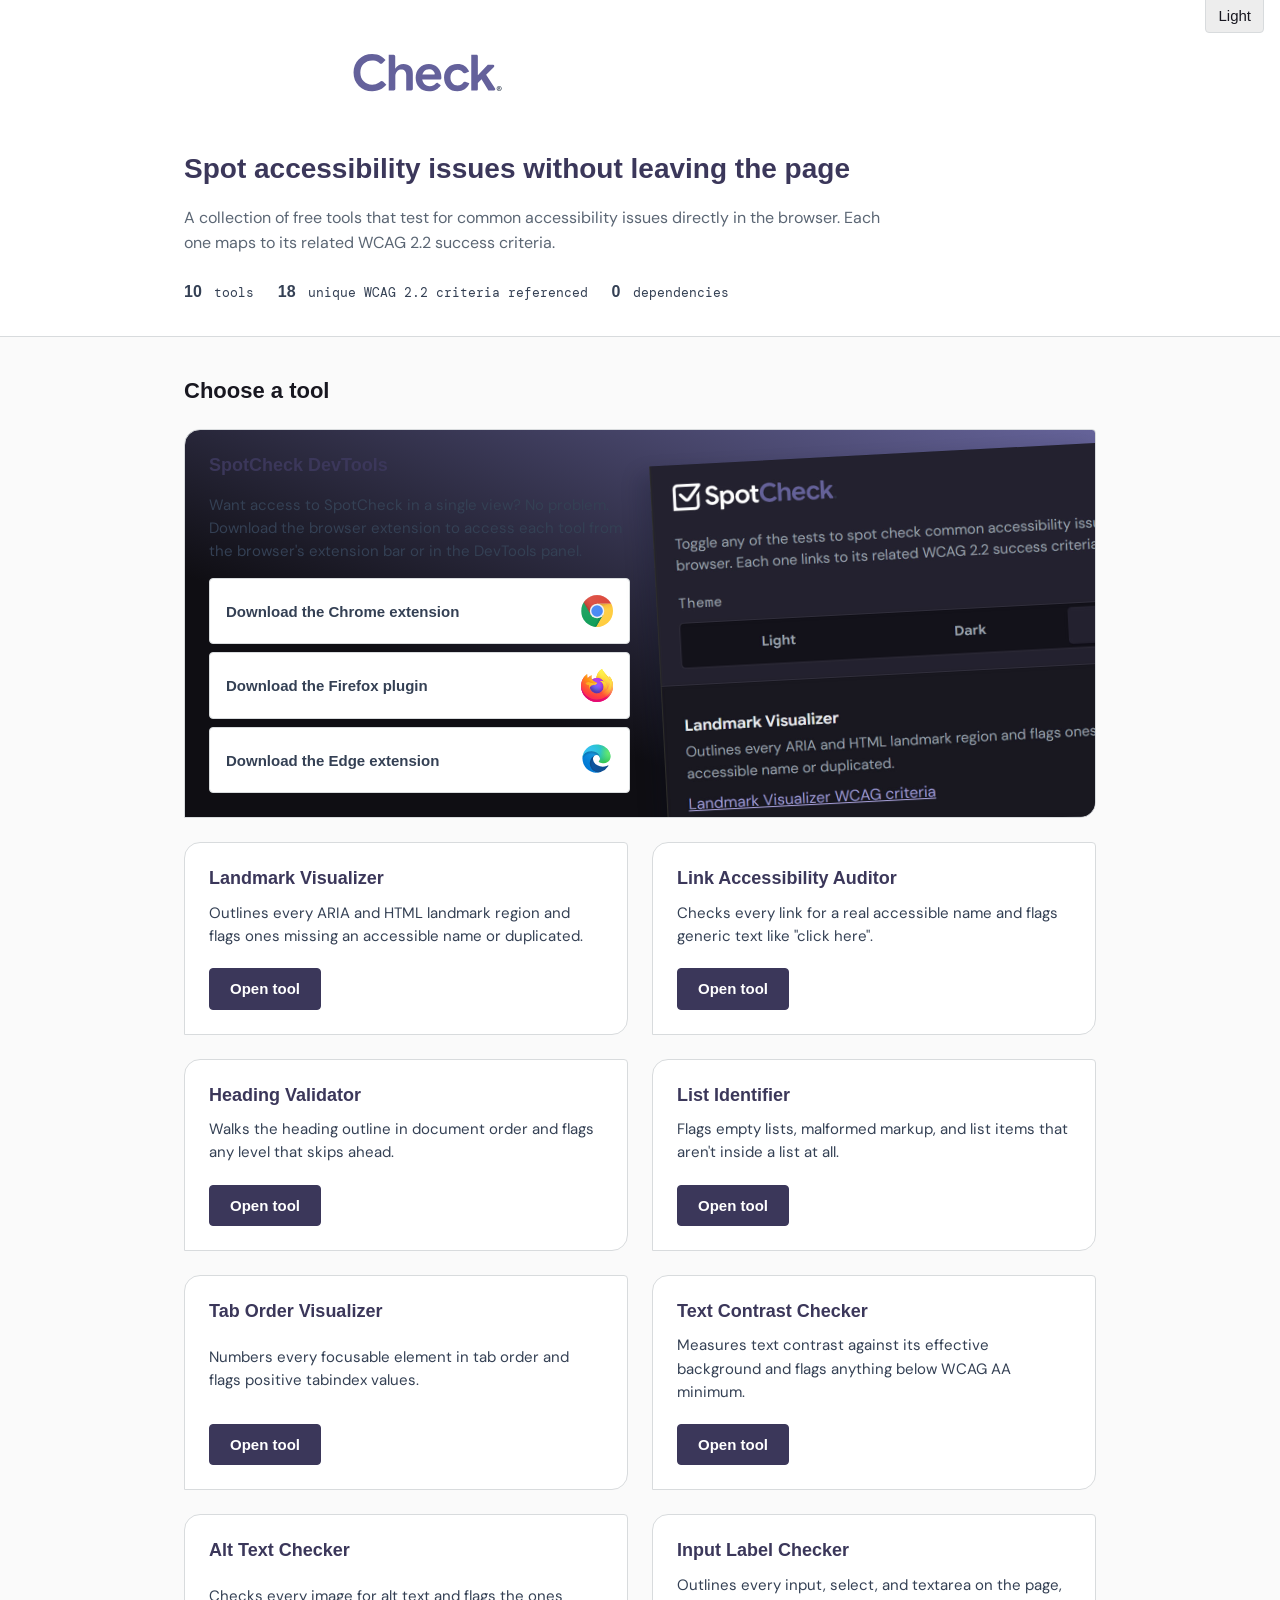
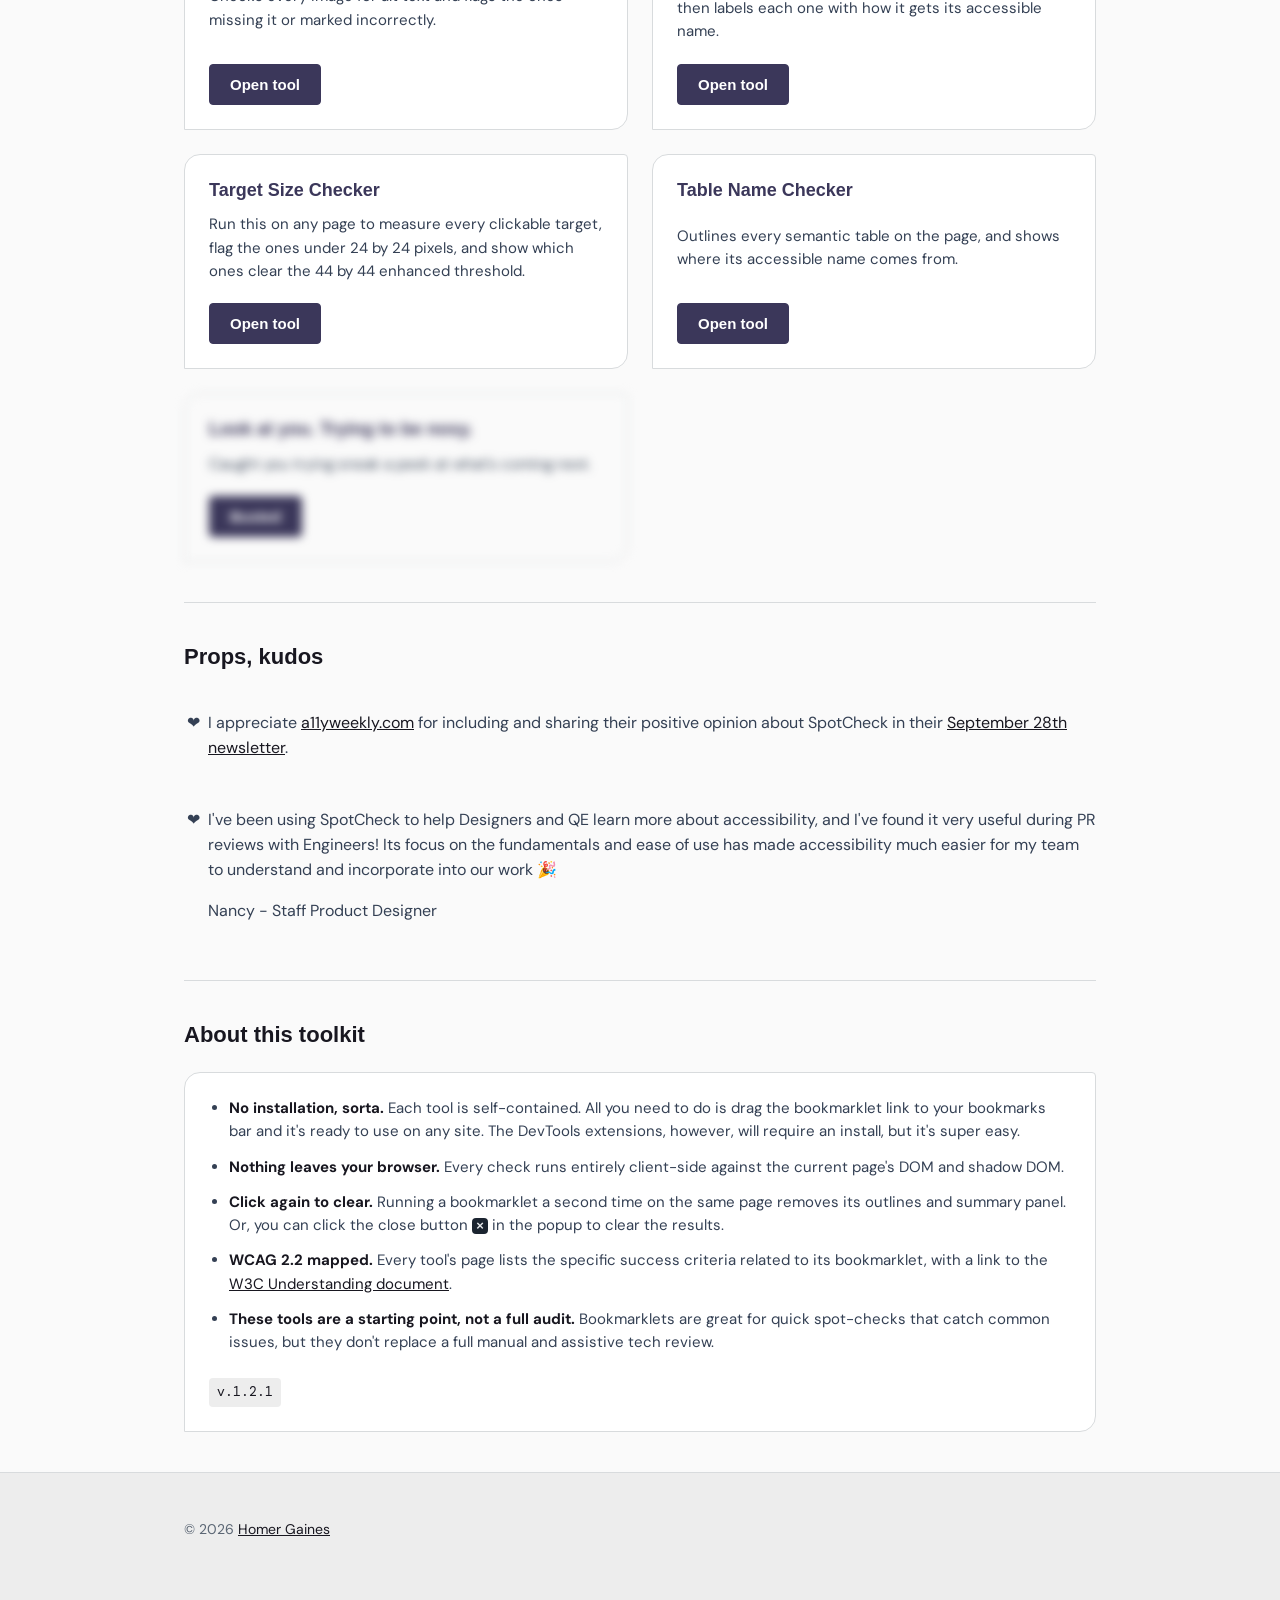
<file: index.html>
<!doctype html>
<html lang="en">
  <head>
    <meta charset="utf-8" />
    <meta name="viewport" content="width=device-width" />
    <title>Free Accessibility Toolkit | SpotCheck</title>
    <meta
      name="description"
      content="SpotCheck is a free accessibility toolkit for testing common accessibility issues. Each tool is mapped to the WCAG 2.2 success criteria it covers."
    />
    <meta property="og:type" content="website" />
    <meta property="og:url" content="https://www.spotcheck.tools/" />
    <meta property="og:site_name" content="SpotCheck" />
    <meta
      property="og:title"
      content="SpotCheck: an accessibility toolkit"
    />
    <meta
      property="og:SpotCheck is a free accessibility toolkit for testing common accessibility issues. Each tool is mapped to the WCAG 2.2 success criteria it covers."
    />
    <meta
      property="og:image"
      content="https://www.spotcheck.tools/img/spotchecktools-share-banner.jpg"
    />
    <meta property="og:image:width" content="1200" />
    <meta property="og:image:height" content="630" />
    <meta
      property="og:image:alt"
      content="SpotCheck logo above the words: an accessibility toolkit."
    />
    <meta property="og:locale" content="en_US" />

    <meta name="twitter:card" content="summary_large_image" />
    <meta
      name="twitter:title"
      content="SpotCheck: an accessibility toolkit"
    />
    <meta
      name="twitter:SpotCheck is a free accessibility toolkit for testing common accessibility issues. Each tool is mapped to the WCAG 2.2 success criteria it covers."
    />
    <meta
      name="twitter:image"
      content="https://www.spotcheck.tools/img/spotchecktools-share-banner.jpg"
    />
    <meta
      name="twitter:image:alt"
      content="SpotCheck logo above the words: an accessibility toolkit."
    />
    <meta name="twitter:creator" content="@xirclebox" />
    <meta name="twitter:site" content="@xirclebox" />
    <meta name="color-scheme" content="light dark" />
    <link rel="icon" href="/img/favicon.png" type="image/png" />
    <link rel="canonical" href="https://www.spotcheck.tools/" />
    <link rel="preconnect" href="https://fonts.googleapis.com" />
    <link rel="preconnect" href="https://fonts.gstatic.com" crossorigin />
    <link rel="stylesheet" href="bookmarklet.css" />
    <script
      defer
      src="https://cloud.umami.is/script.js"
      data-website-id="f4892d19-de6e-406d-9e85-edab362f1ae8"
      data-domains="spotcheck.tools,www.spotcheck.tools"
    ></script>
    <script>
      const t = localStorage.getItem("__spotcheck_theme") || "system";

      if (t === "system") {
        document.documentElement.removeAttribute("data-theme");
      } else {
        document.documentElement.setAttribute("data-theme", t);
      }
    </script>
    <script defer src="js/theme.js"></script>
  </head>
  <body class="hub">
    <a class="skip-link" href="#main">Skip to content</a>

    <header class="site-header">
      <div class="wrap">
        <div id="theme-toggle-container" class="theme-toggle-container"></div>
        <h1 class="site-header__title">
          <span class="logo" aria-hidden="true"></span>
          <span class="sr-only"
            >SpotCheck: an accessibility toolkit</span
          >
        </h1>
        <h2 class="site-header__heading">
          Spot accessibility issues without leaving the page
        </h2>
        <p class="site-header__lede">
          A collection of free tools that test for common accessibility
          issues directly in the browser. Each one maps to its related WCAG 2.2
          success criteria.
        </p>
        <ul class="site-header__stats">
          <li class="site-header__stat"><strong>10</strong> tools</li>
          <li class="site-header__stat">
            <strong>18</strong> unique WCAG 2.2 criteria referenced
          </li>
          <li class="site-header__stat"><strong>0</strong> dependencies</li>
        </ul>
      </div>
    </header>

    <main id="main">
      <div class="wrap">
        <section class="section" aria-labelledby="tools-heading">
          <h2 class="section__title" id="tools-heading">Choose a tool</h2>
          <ul class="tools">
            <li class="devtools">
              <div>
                <h3 class="tool__name">SpotCheck DevTools</h3>
                <p class="devtools-copy">
                  Want access to SpotCheck in a single view? No problem.
                  Download the browser extension to access each tool from the
                  browser's extension bar or in the DevTools panel.
                </p>
                <ul class="devtools__list">
                  <li class="devtools__list-item">
                    <a
                      class="tool__link devtools__link--outline devtools__link"
                      href="https://chromewebstore.google.com/detail/spotcheck-accessibility-t/bcaahjkiibfcphmllamggoneejgpkncf?authuser=0&hl=en"
                      rel="noopener noreferrer"
                      target="_blank"
                    >
                      <span>Download the Chrome extension</span>
                      <img src="./img/chrome.svg" alt="" class="browser__img" />
                    </a>
                  </li>

                  <li class="devtools__list-item">
                    <a
                      class="tool__link devtools__link--outline devtools__link"
                      href="https://addons.mozilla.org/en-US/firefox/addon/spotcheck-a11y-toolkit/"
                      rel="noopener noreferrer"
                      target="_blank"
                    >
                      <span>Download the Firefox plugin</span>
                      <img
                        src="./img/firefox.svg"
                        alt=""
                        class="browser__img"
                      />
                    </a>
                  </li>

                  <li class="devtools__list-item">
                    <a
                      class="tool__link devtools__link--outline devtools__link"
                      href="https://microsoftedge.microsoft.com/addons/detail/spotcheck-accessibility-/emnckkeinmbibkdihlafebegipoojcdb"
                      rel="noopener noreferrer"
                      target="_blank"
                    >
                      <span>Download the Edge extension</span>
                      <img src="./img/edge.svg" alt="" class="browser__img" />
                    </a>
                  </li>
                </ul>
              </div>
              <div class="devtools-screen"></div>
            </li>

            <li class="tool tool--landmarks">
              <div class="tool__header">
                <h3 class="tool__name">Landmark Visualizer</h3>
              </div>
              <p class="tool__desc">
                Outlines every ARIA and HTML landmark region and flags ones
                missing an accessible name or duplicated.
              </p>
              <div class="tool__footer">
                <a
                  class="tool__link"
                  href="landmark-visualizer.html"
                  aria-label="Open Landmark Visualizer"
                  >Open tool</a
                >
              </div>
            </li>

            <li class="tool tool--links">
              <div class="tool__header">
                <h3 class="tool__name">Link Accessibility Auditor</h3>
              </div>
              <p class="tool__desc">
                Checks every link for a real accessible name and flags generic
                text like "click here".
              </p>
              <div class="tool__footer">
                <a
                  class="tool__link"
                  href="link-accessibility-auditor.html"
                  aria-label="Open Link Accessibility Auditor"
                  >Open tool</a
                >
              </div>
            </li>

            <li class="tool tool--headings">
              <div class="tool__header">
                <h3 class="tool__name">Heading Validator</h3>
              </div>
              <p class="tool__desc">
                Walks the heading outline in document order and flags any level
                that skips ahead.
              </p>
              <div class="tool__footer">
                <a
                  class="tool__link"
                  href="heading-validator.html"
                  aria-label="Open Heading Validator"
                  >Open tool</a
                >
              </div>
            </li>

            <li class="tool tool--lists">
              <div class="tool__header">
                <h3 class="tool__name">List Identifier</h3>
              </div>
              <p class="tool__desc">
                Flags empty lists, malformed markup, and list items that aren't
                inside a list at all.
              </p>
              <div class="tool__footer">
                <a
                  class="tool__link"
                  href="list-identifier.html"
                  aria-label="Open List Identifier"
                  >Open tool</a
                >
              </div>
            </li>

            <li class="tool tool--keyboard">
              <div class="tool__header">
                <h3 class="tool__name">Tab Order Visualizer</h3>
              </div>
              <p class="tool__desc">
                Numbers every focusable element in tab order and flags positive
                tabindex values.
              </p>
              <div class="tool__footer">
                <a
                  class="tool__link"
                  href="tab-order-visualizer.html"
                  aria-label="Open Tab Order Visualizer"
                  >Open tool</a
                >
              </div>
            </li>

            <li class="tool tool--contrast">
              <div class="tool__header">
                <h3 class="tool__name">Text Contrast Checker</h3>
              </div>
              <p class="tool__desc">
                Measures text contrast against its effective background and
                flags anything below WCAG AA minimum.
              </p>
              <div class="tool__footer">
                <a
                  class="tool__link"
                  href="text-contrast-checker.html"
                  aria-label="Open Text Contrast Checker"
                  >Open tool</a
                >
              </div>
            </li>

            <li class="tool">
              <div class="tool__header">
                <h3 class="tool__name">Alt Text Checker</h3>
              </div>
              <p class="tool__desc">
                Checks every image for alt text and flags the ones missing it or
                marked incorrectly.
              </p>
              <div class="tool__footer">
                <a
                  class="tool__link"
                  href="alt-text-checker.html"
                  aria-label="Open Alt Text Checker"
                  >Open tool</a
                >
              </div>
            </li>

            <li class="tool">
              <div class="tool__header">
                <h3 class="tool__name">Input Label Checker</h3>
              </div>
              <p class="tool__desc">
                Outlines every input, select, and textarea on the page, then
                labels each one with how it gets its accessible name.
              </p>
              <div class="tool__footer">
                <a
                  class="tool__link"
                  href="input-label-checker.html"
                  aria-label="Open Input Label Checker"
                  >Open tool</a
                >
              </div>
            </li>

            <li class="tool">
              <div class="tool__header">
                <h3 class="tool__name">Target Size Checker</h3>
              </div>
              <p class="tool__desc">
                Run this on any page to measure every clickable target, flag the
                ones under 24 by 24 pixels, and show which ones clear the 44
                by 44 enhanced threshold.
              </p>
              <div class="tool__footer">
                <a
                  class="tool__link"
                  href="target-size-checker.html"
                  aria-label="Open Target Size Checker"
                  >Open tool</a
                >
              </div>
            </li>

            <li class="tool">
              <div class="tool__header">
                <h3 class="tool__name">Table Name Checker</h3>
              </div>
              <p class="tool__desc">
                 Outlines every semantic table on the page, and shows where its accessible name comes from.
              </p>
              <div class="tool__footer">
                <a
                  class="tool__link"
                  href="table-name-checker.html"
                  aria-label="Open Table Name Checker"
                  >Open tool</a
                >
              </div>
            </li>

            <li class="tool coming-soon" aria-hidden="true">
              <div class="tool__header">
                <h3 class="tool__name">Look at you. Trying to be nosy.</h3>
              </div>
              <p class="tool__desc">
                Caught you trying sneak a peek at what's coming next.
              </p>
              <div class="tool__footer">
                <div class="tool__link">Busted</div>
              </div>
            </li>
          </ul>
        </section>

        <section class="section" aria-labelledby="props-heading">
          <h2 class="section__title" id="props-heading">
            Props, kudos</span>
          </h2>
          <ul class="props-heart__list">
          <li class="props">
            <p>
              I appreciate
              <a
                href="https://a11yweekly.com"
                target="_blank"
                rel="noopener noreferrer"
                >a11yweekly.com</a
              >
              for including and sharing their positive opinion about SpotCheck in their
              <a
                href="https://a11yweekly.com/issue/519/"
                target="_blank"
                rel="noopener noreferrer"
                >September 28th newsletter</a
              >.
            </p>
          </li>
          <li class="props">
            <p>
              I've been using SpotCheck to help Designers and QE learn more
              about accessibility, and I've found it very useful during PR
              reviews with Engineers! Its focus on the fundamentals and ease of
              use has made accessibility much easier for my team to understand
              and incorporate into our work
              <span role="img" aria-label="Tada emoji">🎉</span>
            </p>
            <p>Nancy - Staff Product Designer</p>
          </li>
          </ul>
        </section>

        <section class="section" aria-labelledby="about-heading">
          <h2 class="section__title" id="about-heading">About this toolkit</h2>
          <div class="about">
            <ul class="about__list">
              <li>
                <strong>No installation, sorta.</strong> Each tool is
                self-contained. All you need to do is drag the bookmarklet link
                to your bookmarks bar and it's ready to use on any site. The
                DevTools extensions, however, will require an install, but it's
                super easy.
              </li>
              <li>
                <strong>Nothing leaves your browser.</strong> Every check runs
                entirely client-side against the current page's DOM and shadow
                DOM.
              </li>
              <li>
                <strong>Click again to clear.</strong> Running a bookmarklet a
                second time on the same page removes its outlines and summary
                panel. Or, you can click the close button
                <pre class="example-close-button" aria-hidden="true">×</pre>
                in the popup to clear the results.
              </li>
              <li>
                <strong>WCAG 2.2 mapped.</strong> Every tool's page lists the
                specific success criteria related to its bookmarklet, with a
                link to the
                <a
                  href="https://www.w3.org/WAI/WCAG22/Understanding/"
                  rel="noopener noreferrer"
                  target="_blank"
                  >W3C Understanding document</a
                >.
              </li>
              <li>
                <strong
                  >These tools are a starting point, not a full audit.</strong
                >
                Bookmarklets are great for quick spot-checks that catch common
                issues, but they don't replace a full manual and assistive tech
                review.
              </li>
            </ul>

            <div class="version">v.1.2.1</div>
          </div>
        </section>
      </div>
    </main>

    <footer class="site-footer">
      <div class="wrap">
        <p>
          &copy; 2026
          <a
            href="https://www.homergaines.com"
            rel="noopener noreferrer"
            target="_blank"
            >Homer Gaines</a
          >
        </p>
      </div>
    </footer>
  </body>
</html>
</file>
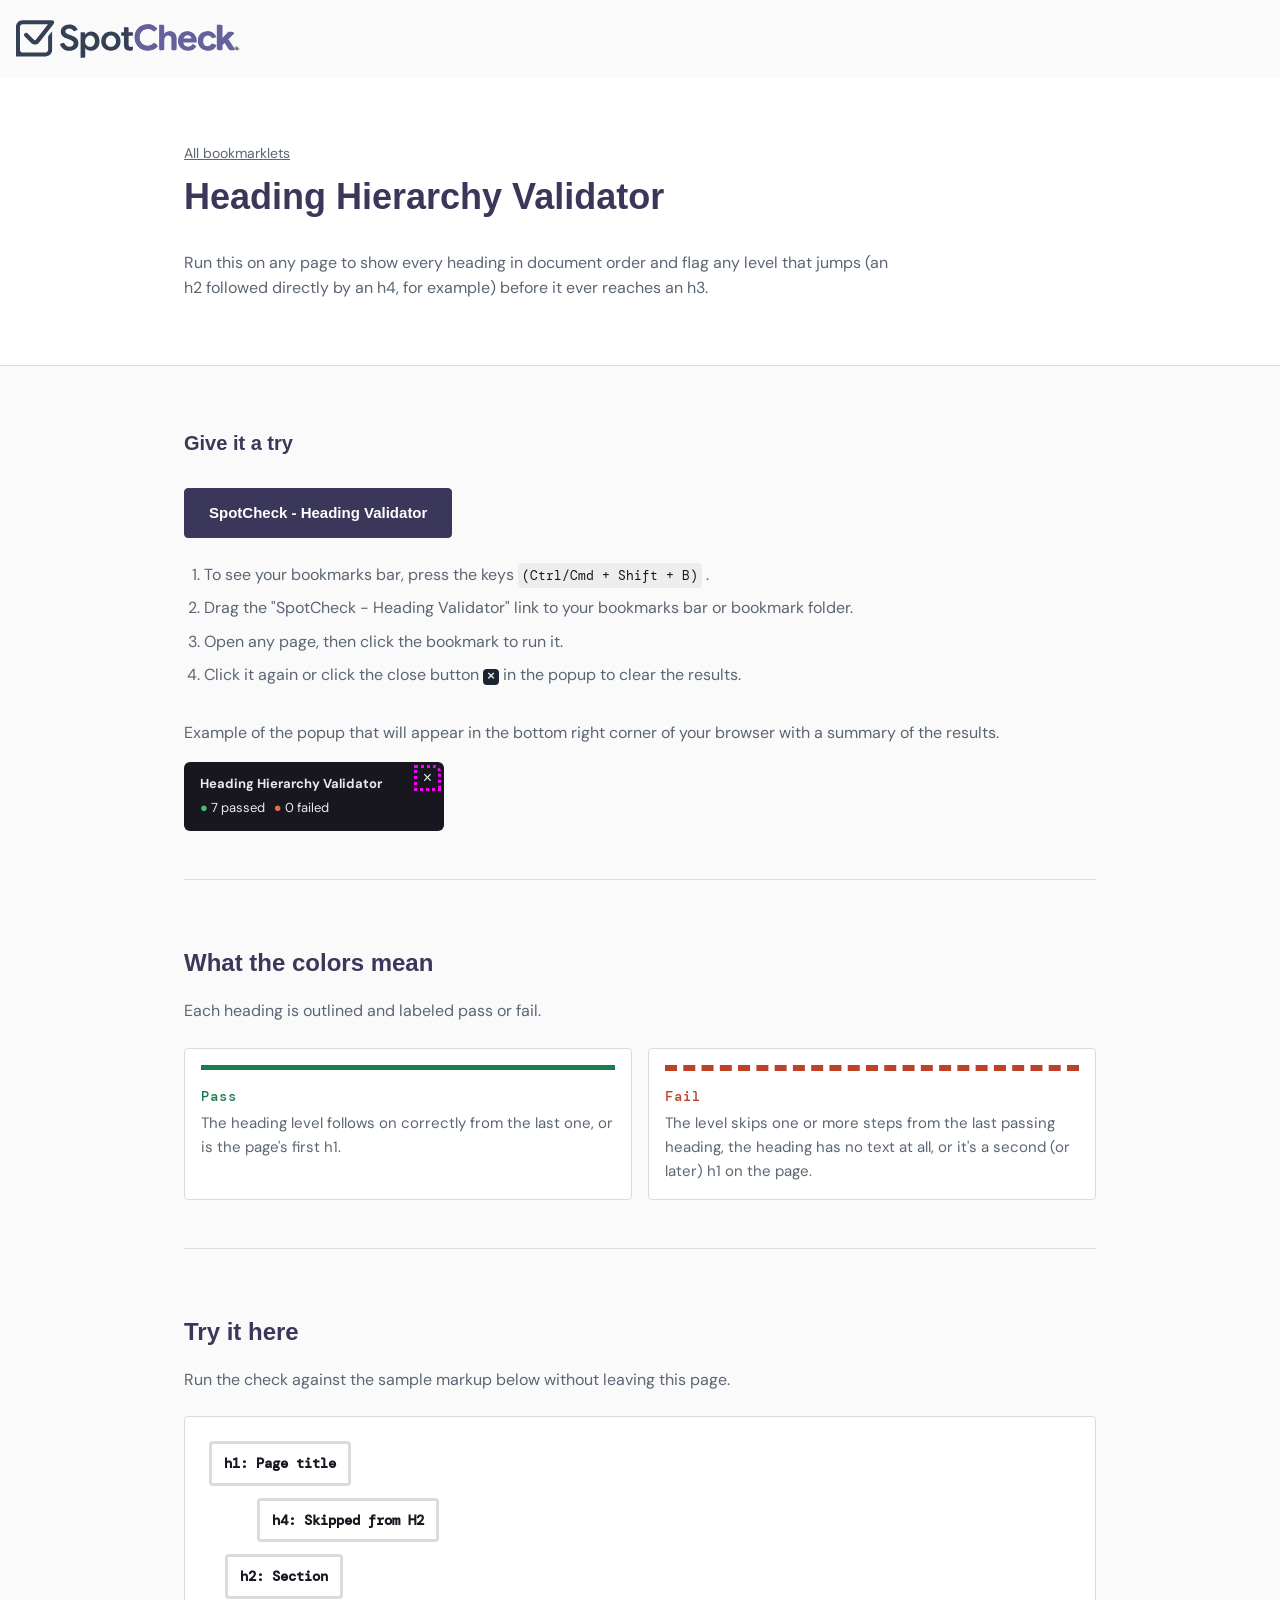
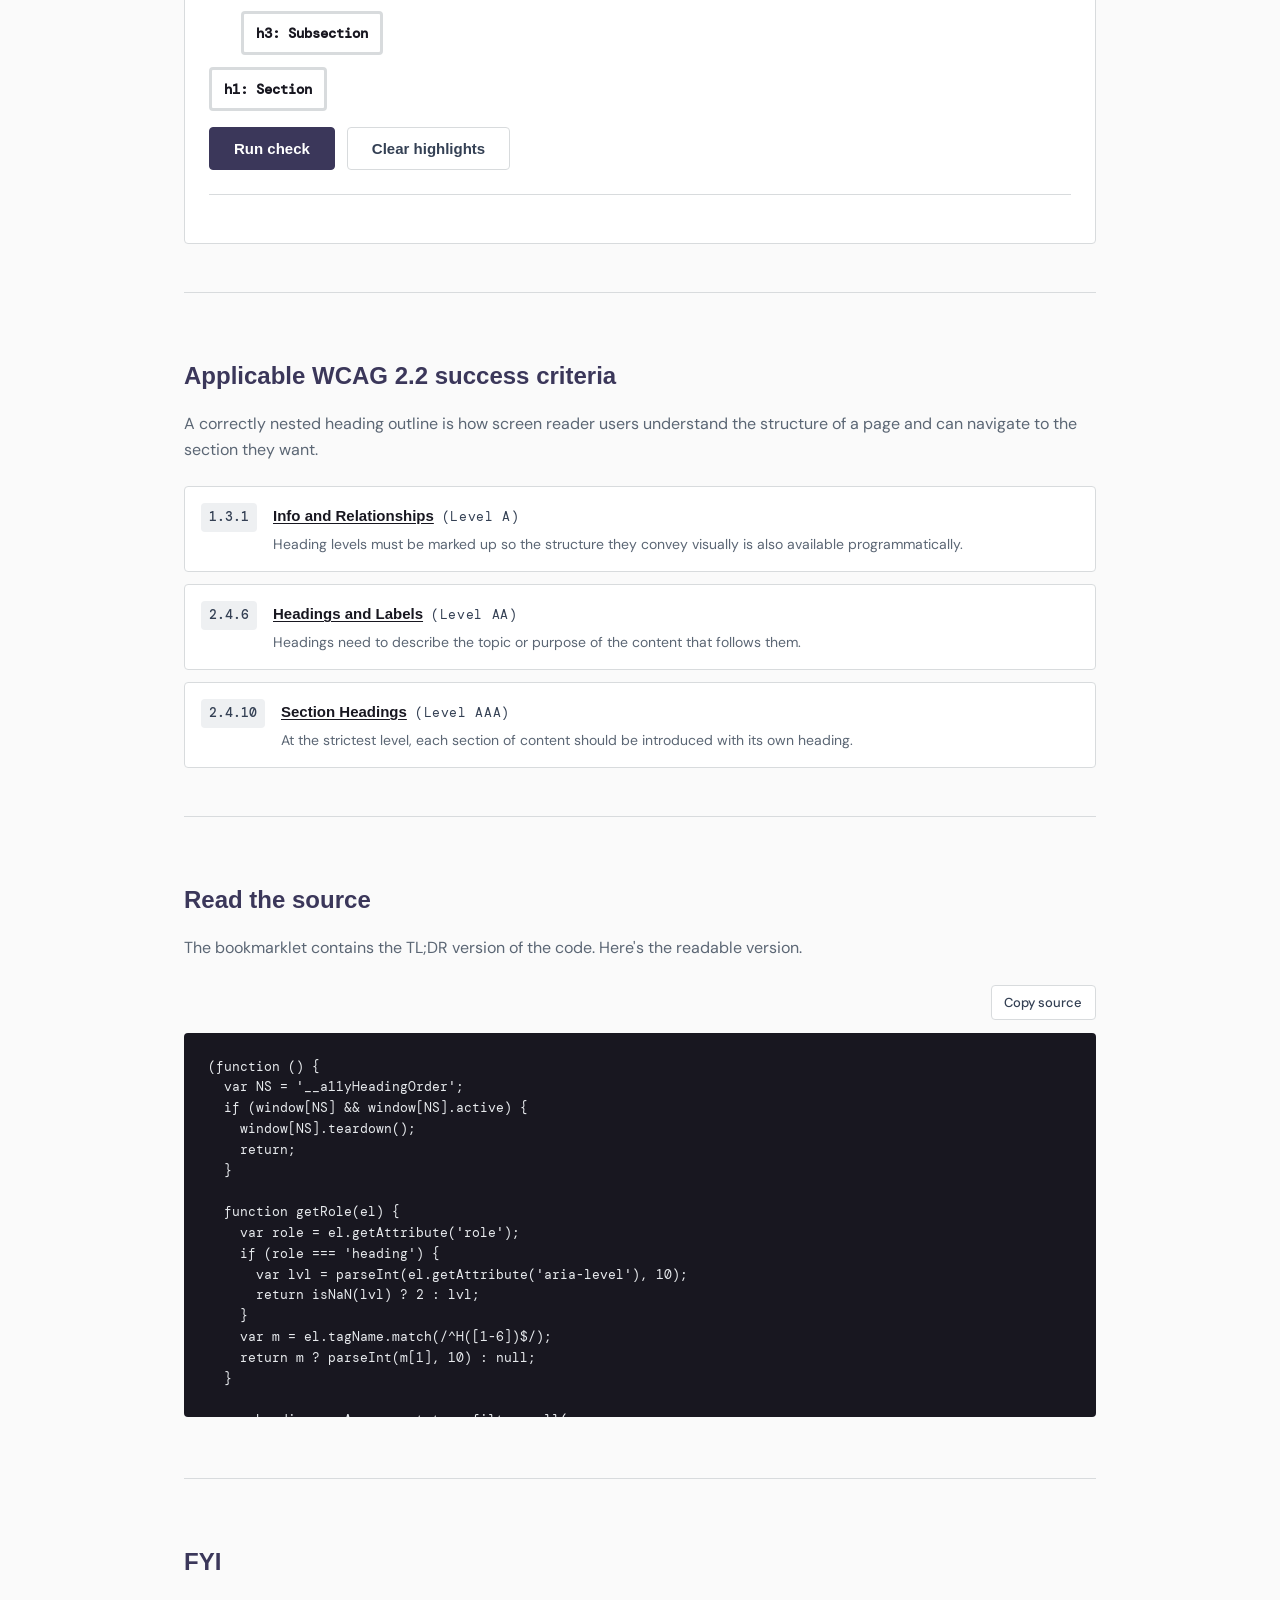
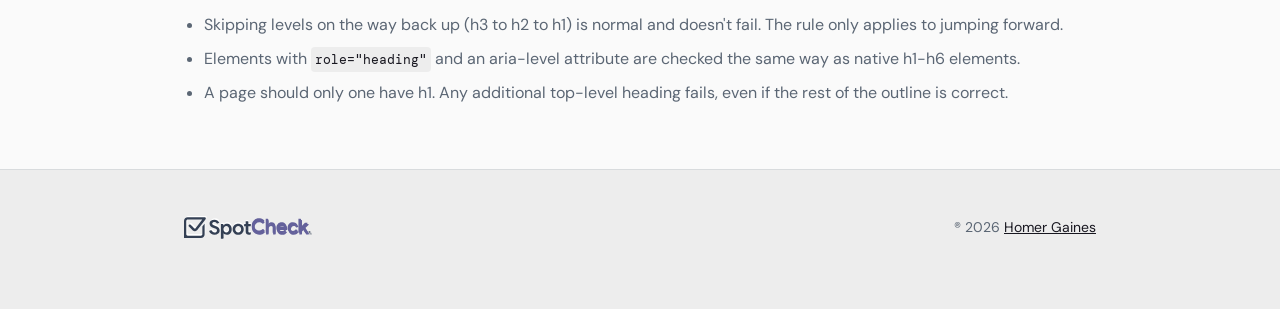
<file: heading-order-checker.html>
<!doctype html>
<html lang="en">
  <head>
    <meta charset="utf-8" />
    <meta name="viewport" content="width=device-width, initial-scale=1" />
    <title>Heading Hierarchy Validator: Bookmarklet</title>
    <meta
      name="description"
      content="Flags skipped heading levels and empty headings so the outline stays in order."
    />
    <link rel="preconnect" href="https://fonts.googleapis.com" />
    <link rel="preconnect" href="https://fonts.gstatic.com" crossorigin />
    <link rel="stylesheet" href="bookmarklet.css" />
  </head>
  <body class="heading-order">
    <a class="skip-link" href="#main">Skip to content</a>

    <header class="page-header">
      <div class="tophat">
        <a href="index.html" class="tophat__link">
          <img
            src="/img/spotcheck-logo--header-light.svg"
            class="logo-header"
            aria-hidden="true"
          />
          <span class="sr-only"
            >SpotCheck: an Accessibility Bookmarklet Toolkit</span
          ></a
        >
      </div>

      <div class="wrap">
        <a href="index.html" class="bookmarklet-back__link">All bookmarklets</a>
        <h1 class="site-header__title">Heading Hierarchy Validator</h1>
        <p class="site-header__lede">
          Run this on any page to show every heading in document order and flag
          any level that jumps (an h2 followed directly by an h4, for example)
          before it ever reaches an h3.
        </p>
      </div>
    </header>

    <main id="main">
      <div class="wrap">
        <section
          aria-labelledby="install-heading"
          class="install-heading__section"
        >
          <h2 id="install-heading" class="section__heading">Give it a try</h2>

          <div class="bookmarklet-row">
            <a
              class="bookmarklet"
              href="javascript:!function()%7Bvar%20e%3D%22__a11yHeadingOrder%22%3Bif(window%5Be%5D%26%26window%5Be%5D.active)window%5Be%5D.teardown()%3Belse%7Bvar%20t%3DArray.prototype.filter.call(document.querySelectorAll('h1%2Ch2%2Ch3%2Ch4%2Ch5%2Ch6%2C%5Brole%3D%22heading%22%5D')%2Cfunction(e)%7Breturn%20null!%3D%3Ds(e)%7D)%2Cn%3D%5B%5D%2Ci%3D%7Bpass%3A0%2Cfail%3A0%7D%2Co%3D0%2Ca%3D!1%3Bt.forEach(function(e)%7Bvar%20t%3Ds(e)%3Bif(e.textContent.replace(%2F%5Cs%2B%2Fg%2C%22%20%22).trim())return%201%3D%3D%3Dt%3F(a%3Fd(e%2C!1%2C%22H1%3A%20multiple%20top-level%20headings%22)%3A(d(e%2C!0%2C%22H1%22)%2Ca%3D!0)%2Cvoid(o%3D1))%3Avoid(t%3Eo%2B1%3Fd(e%2C!1%2C%22H%22%2Bt%2B%22%3A%20skipped%20from%20H%22%2Bo)%3A(d(e%2C!0%2C%22H%22%2Bt)%2Co%3Dt))%3Bd(e%2C!1%2C%22H%22%2Bt%2B%22%3A%20empty%20heading%22)%7D)%3Bvar%20r%3Ddocument.createElement(%22div%22)%3Br.setAttribute(%22data-a11y-bm-panel%22%2C%22heading-order%22)%2Cr.setAttribute(%22role%22%2C%22status%22)%2Cr.setAttribute(%22aria-live%22%2C%22polite%22)%2Cr.style.cssText%3D%5B%22position%3Afixed%22%2C%22bottom%3A16px%22%2C%22right%3A16px%22%2C%22z-index%3A2147483001%22%2C%22background%3A%231b2430%22%2C%22color%3A%23e7eaed%22%2C%22font%3A13px%2F1.5%20-apple-system%2Csans-serif%22%2C%22padding%3A12px%2032px%2012px%2016px%22%2C%22border-radius%3A6px%22%2C%22box-shadow%3A0%204px%2016px%20rgba(0%2C0%2C0%2C.3)%22%2C%22max-width%3A260px%22%5D.join(%22%3B%22)%2Cr.innerHTML%3D'%3Cstrong%20style%3D%22display%3Ablock%3Bmargin-bottom%3A4px%3B%22%3EHeading%20Hierarchy%20Validator%3C%2Fstrong%3E%3Cspan%20style%3D%22color%3A%233fbf7f%3B%22%3E%26%239679%3B%3C%2Fspan%3E%20'%2Bi.pass%2B'%20passed%20%26nbsp%3B%20%3Cspan%20style%3D%22color%3A%23e06a4f%3B%22%3E%26%239679%3B%3C%2Fspan%3E%20'%2Bi.fail%2B%22%20failed%22%3Bvar%20l%3Ddocument.createElement(%22button%22)%3Bl.type%3D%22button%22%2Cl.textContent%3D%22%C3%97%22%2Cl.setAttribute(%22aria-label%22%2C%22Close%22)%2Cl.style.cssText%3D%5B%22position%3Aabsolute%22%2C%22top%3A4px%22%2C%22right%3A6px%22%2C%22background%3Atransparent%22%2C%22border%3Anone%22%2C%22color%3A%23e7eaed%22%2C%22font%3A16px%2F1%20-apple-system%2Csans-serif%22%2C%22cursor%3Apointer%22%2C%22padding%3A2px%206px%22%2C%22border-radius%3A4px%22%2C%22line-height%3A1%22%5D.join(%22%3B%22)%2Cl.addEventListener(%22click%22%2Cfunction()%7Bwindow%5Be%5D.teardown()%7D)%2Cr.appendChild(l)%2Cdocument.body.appendChild(r)%2Cwindow%5Be%5D%3D%7Bactive%3A!0%2Cteardown%3Afunction()%7Bn.forEach(function(e)%7Be.el.style.outline%3De.outline%2Ce.el.style.outlineOffset%3De.outlineOffset%2Ce.el.style.position%3De.position%2Ce.badge%26%26e.badge.parentNode%26%26e.badge.parentNode.removeChild(e.badge)%7D)%2Cr.parentNode%26%26r.parentNode.removeChild(r)%2Cwindow%5Be%5D.active%3D!1%7D%7D%7Dfunction%20s(e)%7Bif(%22heading%22%3D%3D%3De.getAttribute(%22role%22))%7Bvar%20t%3DparseInt(e.getAttribute(%22aria-level%22)%2C10)%3Breturn%20isNaN(t)%3F2%3At%7Dvar%20n%3De.tagName.match(%2F%5EH(%5B1-6%5D)%24%2F)%3Breturn%20n%3FparseInt(n%5B1%5D%2C10)%3Anull%7Dfunction%20d(e%2Ct%2Co)%7Bn.push(%7Bel%3Ae%2Coutline%3Ae.style.outline%2CoutlineOffset%3Ae.style.outlineOffset%2Cposition%3Ae.style.position%2Cbadge%3Anull%7D)%3Bvar%20a%3Dt%3F%22%231a7d4f%22%3A%22%23be412a%22%3Be.style.outline%3D%223px%20solid%20%22%2Ba%2Ce.style.outlineOffset%3D%222px%22%2C%22static%22%3D%3D%3DgetComputedStyle(e).position%26%26(e.style.position%3D%22relative%22)%3Bvar%20r%3Ddocument.createElement(%22span%22)%3Br.textContent%3Do%2Cr.setAttribute(%22aria-hidden%22%2C%22true%22)%2Cr.style.cssText%3D%5B%22display%3Ainline-block%22%2C%22margin-left%3A8px%22%2C%22vertical-align%3Amiddle%22%2C%22background%3A%22%2Ba%2C%22color%3A%23fff%22%2C%22font%3A600%2014px%20monospace%22%2C%22padding%3A2px%206px%22%2C%22border-radius%3A3px%22%2C%22white-space%3Anowrap%22%5D.join(%22%3B%22)%2Ce.appendChild(r)%2Cn%5Bn.length-1%5D.badge%3Dr%2Ci%5Bt%3F%22pass%22%3A%22fail%22%5D%2B%2B%7D%7D()%3B"
              onclick="return false;"
              >SpotCheck - Heading Validator
            </a>
          </div>
          <ol class="steps">
            <li>
              To see your bookmarks bar, press the keys
              <code class="helper-text">(Ctrl/Cmd + Shift + B)</code>
              .
            </li>
            <li>
              Drag the "SpotCheck - Heading Validator" link to your bookmarks
              bar or bookmark folder.
            </li>
            <li>Open any page, then click the bookmark to run it.</li>
            <li>
              Click it again or click the close button
              <pre class="example-close-button" aria-hidden="true">×</pre>
              in the popup to clear the results.
            </li>
          </ol>
          <div class="results-popup-example-container">
            <p>
              Example of the popup that will appear in the bottom right corner
              of your browser with a summary of the results.
            </p>
            <div class="results-popup-example" id="example-popup">
              <strong style="display: block; margin-bottom: 4px"
                >Heading Hierarchy Validator</strong
              ><span style="color: #3fbf7f">●</span> 7 passed &nbsp;
              <span style="color: #e06a4f">●</span> 0 failed
              <button
                id="fadeOut"
                type="button"
                class="results-popup-example-close-button"
                aria-label="example of the close button"
              >
                ×
              </button>
            </div>
          </div>
        </section>

        <section aria-labelledby="legend-heading">
          <h2 id="legend-heading">What the colors mean</h2>
          <p class="section-intro">
            Each heading is outlined and labeled pass or fail.
          </p>
          <div class="legend">
            <div class="legend__item legend__item--pass">
              <span class="legend__item-swatch" aria-hidden="true"></span>
              <span class="legend__item-label">Pass</span>
              <p class="legend__item-body">
                The heading level follows on correctly from the last one, or is
                the page's first h1.
              </p>
            </div>
            <div class="legend__item legend__item--fail">
              <span class="legend__item-swatch" aria-hidden="true"></span>
              <span class="legend__item-label">Fail</span>
              <p class="legend__item-body">
                The level skips one or more steps from the last passing heading,
                the heading has no text at all, or it's a second (or later) h1
                on the page.
              </p>
            </div>
          </div>
        </section>

        <section aria-labelledby="demo-heading">
          <h2 id="demo-heading">Try it here</h2>
          <p class="section-intro">
            Run the check against the sample markup below without leaving this
            page.
          </p>
          <div class="demo">
            <div class="demo__stage" id="demo-stage">
              <div
                class="fake-heading-demo fake-heading-demo--level-1"
                data-level="1"
              >
                h1: Page title
              </div>
              <div
                class="fake-heading-demo fake-heading-demo--level-4"
                data-level="4"
              >
                h4: Skipped from H2
              </div>
              <div
                class="fake-heading-demo fake-heading-demo--level-2"
                data-level="2"
              >
                h2: Section
              </div>
              <div
                class="fake-heading-demo fake-heading-demo--level-3"
                data-level="3"
              >
                h3: Subsection
              </div>
              <div
                class="fake-heading-demo fake-heading-demo--level-1"
                data-level="1"
              >
                h1: Section
              </div>
            </div>
            <div class="demo__controls">
              <button type="button" class="button button" id="demo-run">
                Run check
              </button>
              <button
                type="button"
                class="button button--outline"
                id="demo-clear"
              >
                Clear highlights
              </button>
            </div>
            <div
              class="demo__results"
              id="demo-results"
              aria-live="polite"
            ></div>
          </div>
        </section>

        <section aria-labelledby="criteria-heading">
          <h2 id="criteria-heading">Applicable WCAG 2.2 success criteria</h2>
          <p class="section-intro">
            A correctly nested heading outline is how screen reader users
            understand the structure of a page and can navigate to the section
            they want.
          </p>
          <ul class="criteria">
            <li class="criteria__item">
              <span class="criteria__number">1.3.1</span>
              <div class="criteria__body">
                <a
                  class="criteria__link"
                  href="https://www.w3.org/WAI/WCAG22/Understanding/info-and-relationships"
                  target="_blank"
                  rel="noopener noreferrer"
                  >Info and Relationships</a
                ><span class="criteria__level">(Level A)</span>
                <p class="criteria__desc">
                  Heading levels must be marked up so the structure they convey
                  visually is also available programmatically.
                </p>
              </div>
            </li>
            <li class="criteria__item">
              <span class="criteria__number">2.4.6</span>
              <div class="criteria__body">
                <a
                  class="criteria__link"
                  href="https://www.w3.org/WAI/WCAG22/Understanding/headings-and-labels"
                  target="_blank"
                  rel="noopener noreferrer"
                  >Headings and Labels</a
                ><span class="criteria__level">(Level AA)</span>
                <p class="criteria__desc">
                  Headings need to describe the topic or purpose of the content
                  that follows them.
                </p>
              </div>
            </li>
            <li class="criteria__item">
              <span class="criteria__number">2.4.10</span>
              <div class="criteria__body">
                <a
                  class="criteria__link"
                  href="https://www.w3.org/WAI/WCAG22/Understanding/section-headings"
                  target="_blank"
                  rel="noopener noreferrer"
                  >Section Headings</a
                ><span class="criteria__level">(Level AAA)</span>
                <p class="criteria__desc">
                  At the strictest level, each section of content should be
                  introduced with its own heading.
                </p>
              </div>
            </li>
          </ul>
        </section>

        <section aria-labelledby="source-heading">
          <h2 id="source-heading">Read the source</h2>
          <p class="section-intro">
            The bookmarklet contains the TL;DR version of the code. Here's the
            readable version.
          </p>
          <div class="source__actions">
            <button type="button" class="button copy-button" id="copy-source">
              Copy source
            </button>
          </div>
          <pre class="source__code" id="source-code" tabindex="0">
(function () {
  var NS = '__a11yHeadingOrder';
  if (window[NS] &amp;&amp; window[NS].active) {
    window[NS].teardown();
    return;
  }

  function getRole(el) {
    var role = el.getAttribute('role');
    if (role === 'heading') {
      var lvl = parseInt(el.getAttribute('aria-level'), 10);
      return isNaN(lvl) ? 2 : lvl;
    }
    var m = el.tagName.match(/^H([1-6])$/);
    return m ? parseInt(m[1], 10) : null;
  }

  var headings = Array.prototype.filter.call(
    document.querySelectorAll('h1,h2,h3,h4,h5,h6,[role="heading"]'),
    function (el) { return getRole(el) !== null; }
  );

  var records = [];
  var counts = { pass: 0, fail: 0 };
  var lastGoodLevel = 0;
  var seenH1 = false;

  function mark(el, pass, label) {
    records.push({ el: el, outline: el.style.outline, outlineOffset: el.style.outlineOffset, position: el.style.position, badge: null });
    var color = pass ? '#1a7d4f' : '#be412a';
    el.style.outline = '3px solid ' + color;
    el.style.outlineOffset = '2px';
    if (getComputedStyle(el).position === 'static') el.style.position = 'relative';
    var badge = document.createElement('span');
    badge.textContent = label;
    badge.setAttribute('aria-hidden', 'true');
    badge.style.cssText = [
      'display:inline-block', 'margin-left:8px', 'vertical-align:middle',
      'background:' + color, 'color:#fff', 'font:600 14px monospace',
      'padding:2px 6px', 'border-radius:3px', 'white-space:nowrap'
    ].join(';');
    el.appendChild(badge);
    records[records.length - 1].badge = badge;
    counts[pass ? 'pass' : 'fail']++;
  }

  headings.forEach(function (h) {
    var level = getRole(h);
    var text = h.textContent.replace(/\s+/g, ' ').trim();

    if (!text) {
      mark(h, false, 'H' + level + ': empty heading');
      return;
    }
    if (level === 1) {
      if (seenH1) {
        mark(h, false, 'H1: multiple top-level headings');
      } else {
        mark(h, true, 'H1');
        seenH1 = true;
      }
      lastGoodLevel = 1;
      return;
    }
    if (level &gt; lastGoodLevel + 1) {
      mark(h, false, 'H' + level + ': skipped from H' + lastGoodLevel);
    } else {
      mark(h, true, 'H' + level);
      lastGoodLevel = level;
    }
  });

  var panel = document.createElement('div');
  panel.setAttribute('data-a11y-bm-panel', 'heading-order');
  panel.setAttribute('role', 'status');
  panel.setAttribute('aria-live', 'polite');
  panel.style.cssText = [
    'position:fixed', 'bottom:16px', 'right:16px', 'z-index:2147483001',
    'background:#1b2430', 'color:#e7eaed', 'font:13px/1.5 -apple-system,sans-serif',
    'padding:12px 32px 12px 16px', 'border-radius:6px', 'box-shadow:0 4px 16px rgba(0,0,0,.3)',
    'max-width:260px'
  ].join(';');
  panel.innerHTML =
    '&lt;strong style="display:block;margin-bottom:4px;"&gt;Heading Hierarchy Validator&lt;/strong&gt;' +
    '&lt;span style="color:#3fbf7f;"&gt;&amp;#9679;&lt;/span&gt; ' + counts.pass + ' passed &amp;nbsp; ' +
    '&lt;span style="color:#e06a4f;"&gt;&amp;#9679;&lt;/span&gt; ' + counts.fail + ' failed';
  var closeBtn = document.createElement('button');
  closeBtn.type = 'button';
  closeBtn.textContent = '\u00d7';
  closeBtn.setAttribute('aria-label', 'Close');
  closeBtn.style.cssText = [
    'position:absolute', 'top:4px', 'right:6px',
    'background:transparent', 'border:none', 'color:#e7eaed',
    'font:16px/1 -apple-system,sans-serif', 'cursor:pointer',
    'padding:2px 6px', 'border-radius:4px', 'line-height:1'
  ].join(';');
  closeBtn.addEventListener('click', function () { window[NS].teardown(); });
  panel.appendChild(closeBtn);
  document.body.appendChild(panel);

  function teardown() {
    records.forEach(function (r) {
      r.el.style.outline = r.outline;
      r.el.style.outlineOffset = r.outlineOffset;
      r.el.style.position = r.position;
      if (r.badge &amp;&amp; r.badge.parentNode) r.badge.parentNode.removeChild(r.badge);
    });
    if (panel.parentNode) panel.parentNode.removeChild(panel);
  }

  window[NS] = {
    active: true,
    teardown: function () {
      teardown();
      window[NS].active = false;
    }
  };
})();
</pre
          >
        </section>

        <section aria-labelledby="notes-heading">
          <h2 id="notes-heading">FYI</h2>
          <ul class="notes">
            <li>
              Skipping levels on the way back up (h3 to h2 to h1) is normal and
              doesn't fail. The rule only applies to jumping forward.
            </li>
            <li>
              Elements with
              <code class="helper-text">role="heading"</code>
              and an aria-level attribute are checked the same way as native
              h1-h6 elements.
            </li>
            <li>
              A page should only one have h1. Any additional top-level heading
              fails, even if the rest of the outline is correct.
            </li>
          </ul>
        </section>
      </div>
    </main>

    <footer class="site-footer">
      <div class="wrap">
        <p>
          <a href="index.html">
            <img
              src="/img/spotcheck-logo--header-light.svg"
              class="logo-footer"
              alt="go to SpotCheck homepage"
          /></a>
        </p>

        <p>
          &reg; 2026
          <a
            href="https://www.homergaines.com"
            rel="noopener noreferrer"
            target="_blank"
            >Homer Gaines</a
          >
        </p>
      </div>
    </footer>
    <script src="heading-order.js"></script>
    <script src="play.js"></script>
  </body>
</html>
</file>
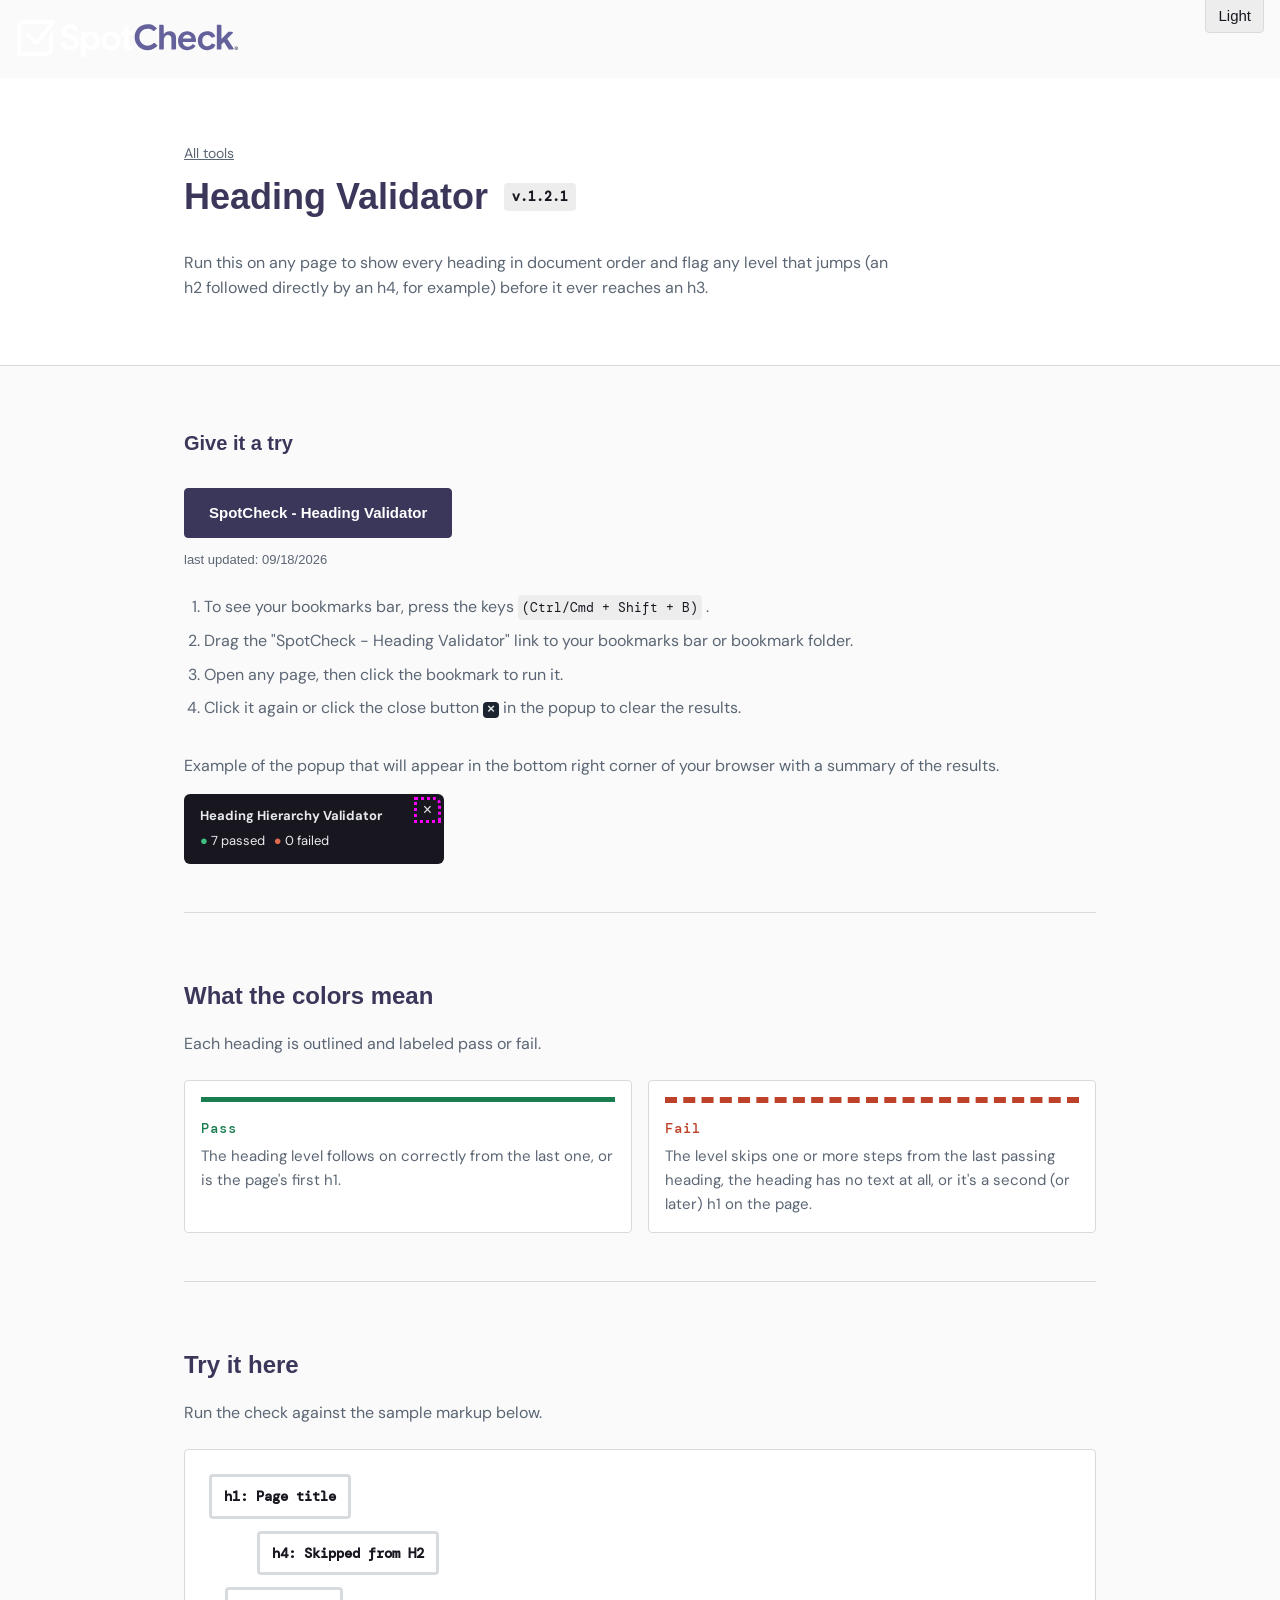
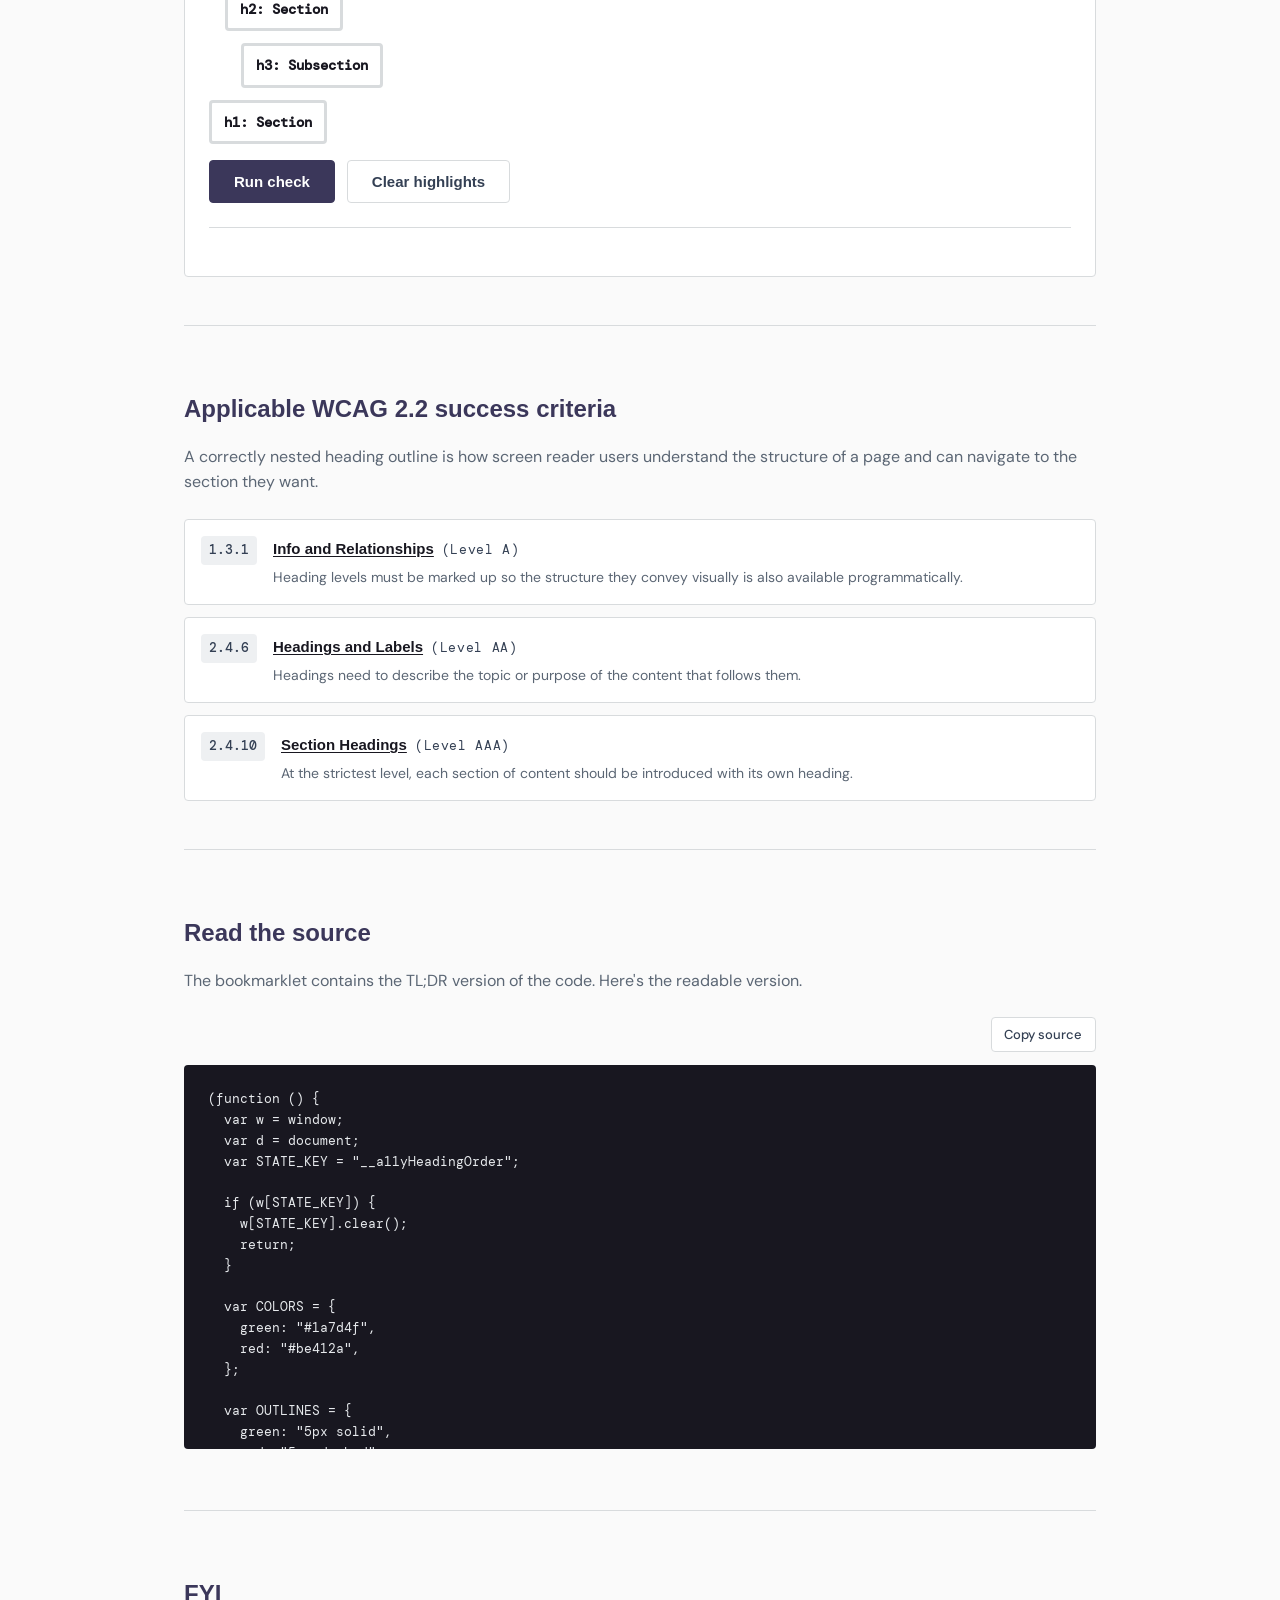
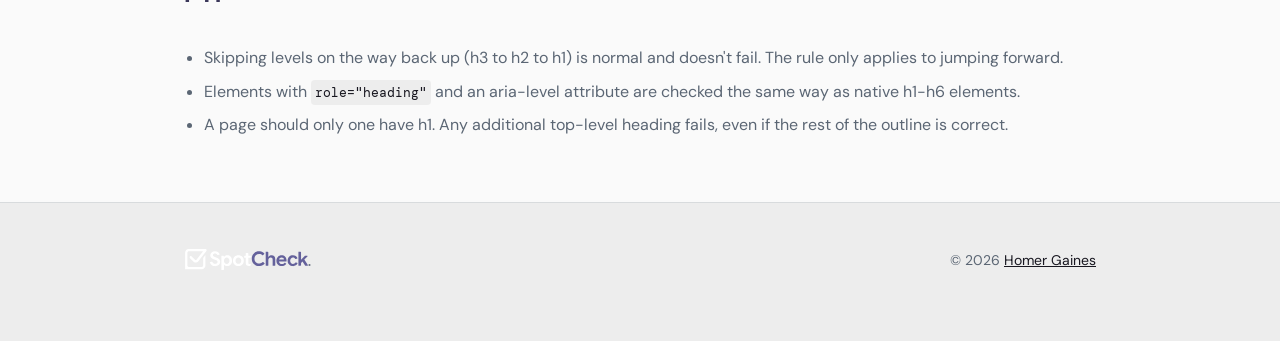
<file: heading-validator.html>
<!doctype html>
<html lang="en">
  <head>
    <meta charset="utf-8" />
    <meta name="viewport" content="width=device-width, initial-scale=1" />
    <title>Heading Order Validator Bookmarklet | SpotCheck</title>
    <meta
      name="description"
      content="Flags skipped heading levels and empty headings so the outline stays in order."
    />
    <meta property="og:type" content="website" />
    <meta
      property="og:url"
      content="https://spotcheck.tools/heading-validator"
    />
    <meta property="og:site_name" content="SpotCheck" />
    <meta property="og:title" content="Heading Validator Bookmarklet" />
    <meta
      property="og:description"
      content="Flags skipped heading levels and empty headings so the outline stays in order."
    />
    <meta
      property="og:image"
      content="https://www.spotcheck.tools/img/spotchecktools-share-banner.jpg"
    />
    <meta property="og:image:width" content="1200" />
    <meta property="og:image:height" content="630" />
    <meta
      property="og:image:alt"
      content="SpotCheck logo above the words: an accessibility toolkit."
    />
    <meta property="og:locale" content="en_US" />

    <meta name="twitter:card" content="summary_large_image" />
    <meta name="twitter:title" content="Heading Validator Bookmarklet" />
    <meta
      name="twitter:description"
      content="Flags skipped heading levels and empty headings so the outline stays in order."
    />
    <meta
      name="twitter:image"
      content="https://www.spotcheck.tools/img/spotchecktools-share-banner.jpg"
    />
    <meta
      name="twitter:image:alt"
      content="SpotCheck logo above the words: an accessibility toolkit."
    />
    <meta name="twitter:creator" content="@xirclebox" />
    <meta name="twitter:site" content="@xirclebox" />
    <meta name="color-scheme" content="light dark" />
    <link
      rel="canonical"
      href="https://www.spotcheck.tools/heading-validator"
    />
    <link rel="icon" href="/img/favicon.png" type="image/png" />
    <link rel="preconnect" href="https://fonts.googleapis.com" />
    <link rel="preconnect" href="https://fonts.gstatic.com" crossorigin />
    <link rel="stylesheet" href="bookmarklet.css" />
    <script
      defer
      src="https://cloud.umami.is/script.js"
      data-website-id="f4892d19-de6e-406d-9e85-edab362f1ae8"
      data-domains="spotcheck.tools,www.spotcheck.tools"
    ></script>
    <script>
      const t = localStorage.getItem("__spotcheck_theme") || "system";

      if (t === "system") {
        document.documentElement.removeAttribute("data-theme");
      } else {
        document.documentElement.setAttribute("data-theme", t);
      }
    </script>
    <script defer src="js/theme.js"></script>
  </head>
  <body class="heading-order">
    <a class="skip-link" href="#main">Skip to content</a>

    <header class="page-header">
      <div id="theme-toggle-container" class="theme-toggle-container"></div>
      <div class="tophat">
        <a href="index.html" class="tophat__link">
          <span
            class="logo-header"
            role="img"
            alt="SpotCheck logo - home"
          ></span
        ></a>
      </div>

      <div class="wrap">
        <a href="index.html" class="bookmarklet-back__link">All tools</a>
        <h1 class="site-header__title">
          Heading Validator
          <div class="version">v.1.2.1</div>
        </h1>
        <p class="site-header__lede">
          Run this on any page to show every heading in document order and flag
          any level that jumps (an h2 followed directly by an h4, for example)
          before it ever reaches an h3.
        </p>
      </div>
    </header>

    <main id="main">
      <div class="wrap">
        <section
          aria-labelledby="install-heading"
          class="install-heading__section"
        >
          <h2 id="install-heading" class="section__heading">Give it a try</h2>

          <div class="bookmarklet-row">
            <a
              class="bookmarklet"
              href="javascript:!function()%7Bvar%20e%3Dwindow%2Ct%3Ddocument%2Cn%3D%22__a11yHeadingOrder%22%3Bif(e%5Bn%5D)e%5Bn%5D.clear()%3Belse%7Bvar%20r%2Ci%2Ca%2Co%3D%7Bgreen%3A%22%231a7d4f%22%2Cred%3A%22%23be412a%22%7D%2Cl%3D%7Bgreen%3A%225px%20solid%22%2Cred%3A%225px%20dashed%22%7D%2Cd%3D%7Bgreen%3A%22%233fbf7f%22%2Cred%3A%22%23e06a4f%22%7D%2Cs%3D%7Bok%3A%22green%22%2Cempty%3A%22red%22%2Cmultiple%3A%22red%22%2Cskipped%3A%22red%22%7D%2Cu%3D%7Bok%3A%22Pass%22%2Cempty%3A%22No%20accessible%20text%22%2Cmultiple%3A%22Multiple%20top-level%20headings%22%2Cskipped%3A%22Skipped%20from%22%7D%2Cp%3D%2F%5EH(%5B1-6%5D)%24%2F%2Cc%3D%22SLOT%22%2Cf%3D%5B%5D%2Cg%3D%7Bgreen%3A0%2Cred%3A0%7D%2Ch%3D0%2Cb%3D!1%2Cx%3Dnull%3By(%22h1%2Ch2%2Ch3%2Ch4%2Ch5%2Ch6%2C%5Brole%3D%5C%22heading%5C%22%5D%22).filter(function(e)%7Breturn%20null!%3D%3DE(e)%7D).forEach(function(e)%7Bvar%20t%3DE(e)%2Cn%3Dfunction(e%2Ct)%7Breturn%20N(e)%3F1%3D%3D%3Dt%3Fb%3F(h%3D1%2C%22multiple%22)%3A(b%3D!0%2Ch%3D1%2C%22ok%22)%3At%3Eh%2B1%3F%22skipped%22%3A(h%3Dt%2C%22ok%22)%3A%22empty%22%7D(e%2Ct)%2Cr%3Ds%5Bn%5D%2Ci%3D%7Bel%3Ae%2Coutline%3Ae.style.outline%2Coffset%3Ae.style.outlineOffset%2Cbadge%3AC(n%2Ct)%7D%3Bg%5Br%5D%2B%3D1%2Ce.style.outline%3Dl%5Br%5D%2B%22%20%22%2Bo%5Br%5D%2Ce.style.outlineOffset%3D%223px%22%2Ce.appendChild(i.badge)%2Cf.push(i)%7D)%2Cr%3Dt.createElement(%22div%22)%2Ci%3Dt.createElement(%22strong%22)%2Ca%3Dt.createElement(%22button%22)%2Cr.setAttribute(%22data-a11y-heading-check%22%2C%22panel%22)%2Cr.setAttribute(%22role%22%2C%22status%22)%2Cr.style.cssText%3D%5B%22position%3Afixed%22%2C%22right%3A16px%22%2C%22bottom%3A16px%22%2C%22max-width%3A260px%22%2C%22padding%3A12px%2032px%2012px%2016px%22%2C%22border-radius%3A6px%22%2C%22background%3A%23181720%22%2C%22color%3A%23e7eaed%22%2C%22font%3A400%2014px%2F1.5%20Arial%2C%20Helvetica%2C%20%5C%22Helvetica%20Neue%5C%22%2C%20sans-serif%22%2C%22box-shadow%3A0%208px%2024px%20rgba(0%2C0%2C0%2C0.35)%22%2C%22z-index%3A2147483647%22%5D.join(%22%3B%22)%2Ci.textContent%3D%22Heading%20Hierarchy%20Validator%22%2Ci.style.cssText%3D%22display%3Ablock%3Bmargin-bottom%3A4px%3Bcolor%3A%23fff%22%2Cr.appendChild(i)%2Cr.appendChild(w(%22green%22%2C%22passed%22))%2Cr.appendChild(w(%22red%22%2C%22failed%22))%2Ca.type%3D%22button%22%2Ca.textContent%3D%22%C3%97%22%2Ca.setAttribute(%22aria-label%22%2C%22Clear%20the%20heading%20order%20results%22)%2Ca.style.cssText%3D%5B%22position%3Aabsolute%22%2C%22top%3A6px%22%2C%22right%3A6px%22%2C%22width%3A24px%22%2C%22height%3A24px%22%2C%22padding%3A2px%206px%22%2C%22border%3Anone%22%2C%22background%3Atransparent%22%2C%22color%3A%23e7eaed%22%2C%22font%3A16px%2F1%20Arial%2C%20Helvetica%2C%20%5C%22Helvetica%20Neue%5C%22%2C%20sans-serif%22%2C%22cursor%3Apointer%22%5D.join(%22%3B%22)%2Ca.addEventListener(%22click%22%2CH)%2Cr.appendChild(a)%2Cx%3Dr%2Ct.body.appendChild(x)%2Ce%5Bn%5D%3D%7Bclear%3AH%7D%7Dfunction%20m(e)%7Breturn(e%7C%7C%22%22).replace(%2F%5Cs%2B%2Fg%2C%22%20%22).trim()%7Dfunction%20y(e%2Cn)%7Bvar%20r%3D%5B%5D%2Ci%3Dnew%20WeakSet%3Breturn%20function%20t(n)%7B(function(e)%7Bif(e.tagName%3D%3D%3Dc%26%26e.assignedElements)%7Bvar%20t%3De.assignedElements(%7Bflatten%3A!0%7D)%3Bif(t.length)return%20t%7Dreturn%20Array.prototype.slice.call(e.children)%7D)(n).forEach(function(n)%7Bi.has(n)%7C%7C(i.add(n)%2Cn.matches(e)%26%26r.push(n)%2Cn.shadowRoot%3Ft(n.shadowRoot)%3At(n))%7D)%7D(n%7C%7Ct.body)%2Cr%7Dfunction%20v(e)%7Bvar%20t%3D%5B%5D%3Breturn%20function%20e(n)%7B(function(e)%7Bif(e.tagName%3D%3D%3Dc%26%26e.assignedNodes)%7Bvar%20t%3De.assignedNodes(%7Bflatten%3A!0%7D)%3Bif(t.length)return%20t%7Dreturn%20Array.prototype.slice.call(e.childNodes)%7D)(n).forEach(function(n)%7B3!%3D%3Dn.nodeType%3F1%3D%3D%3Dn.nodeType%26%26(n.matches(%22%5Baria-hidden%3D%5C%22true%5C%22%5D%22)%7C%7C(n.shadowRoot%3Fe(n.shadowRoot)%3Ae(n)))%3At.push(n.nodeValue)%7D)%7D(e.shadowRoot%7C%7Ce)%2Cm(t.join(%22%20%22))%7Dfunction%20k(e)%7Bvar%20n%3Dm(e.getAttribute(%22aria-labelledby%22))%3Breturn%20n%3Fm(n.split(%22%20%22).map(function(n)%7Breturn%20function(e)%7Breturn%20e%3Fv(e)%3A%22%22%7D(function(e%2Cn)%7Bvar%20r%3De.getRootNode()%3Breturn(r.getElementById%3Fr.getElementById(n)%3Anull)%7C%7Ct.getElementById(n)%7D(e%2Cn))%7D).join(%22%20%22))%3A%22%22%7Dfunction%20A(e)%7Breturn%20k(e)%7C%7Cm(e.getAttribute(%22aria-label%22))%7C%7Cv(e)%7C%7Cm(e.getAttribute(%22alt%22))%7C%7Cm(e.getAttribute(%22title%22))%7Dfunction%20N(e)%7Breturn%20A(e)%7C%7Cfunction(e)%7Bvar%20t%3D%22%22%3Breturn%20y(%22a%5Bhref%5D%2Cbutton%2Cimg%2Csvg%2C%5Brole%3D%5C%22link%5C%22%5D%2C%5Brole%3D%5C%22button%5C%22%5D%2C%5Brole%3D%5C%22img%5C%22%5D%22%2Ce).some(function(e)%7Breturn!!(t%3DA(e))%7D)%2Ct%7D(e)%7Dfunction%20E(e)%7Bif(%22heading%22%3D%3D%3De.getAttribute(%22role%22))%7Bvar%20t%3DparseInt(e.getAttribute(%22aria-level%22)%2C10)%3Breturn%20isNaN(t)%3F2%3At%7Dvar%20n%3De.tagName.match(p)%3Breturn%20n%3FparseInt(n%5B1%5D%2C10)%3Anull%7Dfunction%20C(e%2Cn)%7Bvar%20r%3Dt.createElement(%22span%22)%3Breturn%20r.setAttribute(%22data-a11y-heading-check%22%2C%22badge%22)%2Cr.setAttribute(%22aria-hidden%22%2C%22true%22)%2Cr.textContent%3Dfunction(e%2Ct)%7Bvar%20n%3D%22H%22%2Bt%2B%22%3A%20%22%2Bu%5Be%5D%3Breturn%22skipped%22%3D%3D%3De%3Fn%2B%22%20H%22%2Bh%3An%7D(e%2Cn)%2Cr.style.cssText%3D%5B%22display%3Ainline-block%22%2C%22width%3Afit-content%22%2C%22justify-self%3Astart%22%2C%22margin%3A0%200%200%204px%22%2C%22padding%3A4px%208px%22%2C%22border-radius%3A4px%22%2C%22background%3A%22%2Bo%5Bs%5Be%5D%5D%2C%22color%3A%23fff%22%2C%22font%3A500%2016px%2F1.2%20Arial%2C%20Helvetica%2C%20%5C%22Helvetica%20Neue%5C%22%2C%20sans-serif%22%2C%22vertical-align%3Amiddle%22%2C%22position%3Arelative%22%2C%22z-index%3A2147483646%22%5D.join(%22%3B%22)%2Cr%7Dfunction%20w(e%2Cn)%7Bvar%20r%3Dt.createElement(%22p%22)%2Ci%3Dt.createElement(%22span%22)%3Breturn%20r.style.cssText%3D%22margin%3A0%3Bpadding%3A0%3Bcolor%3A%23fff%22%2Ci.textContent%3D%22%E2%97%8F%22%2Ci.style.cssText%3D%22color%3A%22%2Bd%5Be%5D%2B%22%3Bmargin-right%3A6px%22%2Cr.appendChild(i)%2Cr.appendChild(t.createTextNode(g%5Be%5D%2B%22%20%22%2Bn))%2Cr%7Dfunction%20H()%7Bf.forEach(function(e)%7Be.el.style.outline%3De.outline%2Ce.el.style.outlineOffset%3De.offset%2Cm(e.el.getAttribute(%22style%22))%7C%7Ce.el.removeAttribute(%22style%22)%2Ce.badge.parentNode%26%26e.badge.parentNode.removeChild(e.badge)%7D)%2Cf%3D%5B%5D%2Cx%26%26x.parentNode%26%26x.parentNode.removeChild(x)%2Cx%3Dnull%2Cdelete%20e%5Bn%5D%7D%7D()%3B"
              onclick="return false;"
              data-bookmarklet="heading-validator"
              >SpotCheck - Heading Validator
            </a>
            <p class="updated-on">last updated: 09/18/2026</p>
          </div>
          <ol class="steps">
            <li>
              To see your bookmarks bar, press the keys
              <code class="helper-text">(Ctrl/Cmd + Shift + B)</code>
              .
            </li>
            <li>
              Drag the "SpotCheck - Heading Validator" link to your bookmarks
              bar or bookmark folder.
            </li>
            <li>Open any page, then click the bookmark to run it.</li>
            <li>
              Click it again or click the close button
              <pre class="example-close-button" aria-hidden="true">×</pre>
              in the popup to clear the results.
            </li>
          </ol>
          <div class="results-popup-example-container">
            <p>
              Example of the popup that will appear in the bottom right corner
              of your browser with a summary of the results.
            </p>
            <div class="results-popup-example" id="example-popup">
              <strong style="display: block; margin-bottom: 4px"
                >Heading Hierarchy Validator</strong
              ><span style="color: #3fbf7f">●</span> 7 passed &nbsp;
              <span style="color: #e06a4f">●</span> 0 failed
              <button
                id="fadeOut"
                type="button"
                class="results-popup-example-close-button"
                aria-label="example of the close button"
              >
                ×
              </button>
            </div>
          </div>
        </section>

        <section aria-labelledby="legend-heading">
          <h2 id="legend-heading">What the colors mean</h2>
          <p class="section-intro">
            Each heading is outlined and labeled pass or fail.
          </p>
          <div class="legend">
            <div class="legend__item legend__item--pass">
              <span class="legend__item-swatch" aria-hidden="true"></span>
              <span class="legend__item-label">Pass</span>
              <p class="legend__item-body">
                The heading level follows on correctly from the last one, or is
                the page's first h1.
              </p>
            </div>
            <div class="legend__item legend__item--fail">
              <span class="legend__item-swatch" aria-hidden="true"></span>
              <span class="legend__item-label">Fail</span>
              <p class="legend__item-body">
                The level skips one or more steps from the last passing heading,
                the heading has no text at all, or it's a second (or later) h1
                on the page.
              </p>
            </div>
          </div>
        </section>

        <section aria-labelledby="demo-heading">
          <h2 id="demo-heading">Try it here</h2>
          <p class="section-intro">
            Run the check against the sample markup below.
          </p>
          <div class="demo">
            <div class="demo__stage" id="demo-stage">
              <div
                class="fake-heading-demo fake-heading-demo--level-1"
                data-level="1"
              >
                h1: Page title
              </div>
              <div
                class="fake-heading-demo fake-heading-demo--level-4"
                data-level="4"
              >
                h4: Skipped from H2
              </div>
              <div
                class="fake-heading-demo fake-heading-demo--level-2"
                data-level="2"
              >
                h2: Section
              </div>
              <div
                class="fake-heading-demo fake-heading-demo--level-3"
                data-level="3"
              >
                h3: Subsection
              </div>
              <div
                class="fake-heading-demo fake-heading-demo--level-1"
                data-level="1"
              >
                h1: Section
              </div>
            </div>
            <div class="demo__controls">
              <button type="button" class="button button" id="demo-run">
                Run check
              </button>
              <button
                type="button"
                class="button button--outline"
                id="demo-clear"
              >
                Clear highlights
              </button>
            </div>
            <div
              class="demo__results"
              id="demo-results"
              aria-live="polite"
            ></div>
          </div>
        </section>

        <section aria-labelledby="criteria-heading">
          <h2 id="criteria-heading">Applicable WCAG 2.2 success criteria</h2>
          <p class="section-intro">
            A correctly nested heading outline is how screen reader users
            understand the structure of a page and can navigate to the section
            they want.
          </p>
          <ul class="criteria">
            <li class="criteria__item">
              <span class="criteria__number">1.3.1</span>
              <div class="criteria__body">
                <a
                  class="criteria__link"
                  href="https://www.w3.org/WAI/WCAG22/Understanding/info-and-relationships"
                  target="_blank"
                  rel="noopener noreferrer"
                  >Info and Relationships</a
                ><span class="criteria__level">(Level A)</span>
                <p class="criteria__desc">
                  Heading levels must be marked up so the structure they convey
                  visually is also available programmatically.
                </p>
              </div>
            </li>
            <li class="criteria__item">
              <span class="criteria__number">2.4.6</span>
              <div class="criteria__body">
                <a
                  class="criteria__link"
                  href="https://www.w3.org/WAI/WCAG22/Understanding/headings-and-labels"
                  target="_blank"
                  rel="noopener noreferrer"
                  >Headings and Labels</a
                ><span class="criteria__level">(Level AA)</span>
                <p class="criteria__desc">
                  Headings need to describe the topic or purpose of the content
                  that follows them.
                </p>
              </div>
            </li>
            <li class="criteria__item">
              <span class="criteria__number">2.4.10</span>
              <div class="criteria__body">
                <a
                  class="criteria__link"
                  href="https://www.w3.org/WAI/WCAG22/Understanding/section-headings"
                  target="_blank"
                  rel="noopener noreferrer"
                  >Section Headings</a
                ><span class="criteria__level">(Level AAA)</span>
                <p class="criteria__desc">
                  At the strictest level, each section of content should be
                  introduced with its own heading.
                </p>
              </div>
            </li>
          </ul>
        </section>

        <section aria-labelledby="source-heading">
          <h2 id="source-heading">Read the source</h2>
          <p class="section-intro">
            The bookmarklet contains the TL;DR version of the code. Here's the
            readable version.
          </p>
          <div class="source__actions">
            <button type="button" class="button copy-button" id="copy-source">
              Copy source
            </button>
          </div>
          <pre class="source__code" id="source-code" tabindex="0">
(function () {
  var w = window;
  var d = document;
  var STATE_KEY = "__a11yHeadingOrder";

  if (w[STATE_KEY]) {
    w[STATE_KEY].clear();
    return;
  }

  var COLORS = {
    green: "#1a7d4f",
    red: "#be412a",
  };

  var OUTLINES = {
    green: "5px solid",
    red: "5px dashed",
  };

  var OUTLINE_OFFSET = "3px";

  var DOTS = {
    green: "#3fbf7f",
    red: "#e06a4f",
  };

  var LEVELS = {
    ok: "green",
    empty: "red",
    multiple: "red",
    skipped: "red",
  };

  var BADGES = {
    ok: "Pass",
    empty: "No accessible text",
    multiple: "Multiple top-level headings",
    skipped: "Skipped from",
  };

  var HEADING_SELECTOR = 'h1,h2,h3,h4,h5,h6,[role="heading"]';
  var NAME_SOURCE_SELECTOR =
    'a[href],button,img,svg,[role="link"],[role="button"],[role="img"]';
  var HIDDEN_SELECTOR = '[aria-hidden="true"]';
  var TEXT_NODE = 3;
  var ELEMENT_NODE = 1;
  var TAG_PATTERN = /^H([1-6])$/;
  var DEFAULT_ARIA_LEVEL = 2;

  var SLOT_TAG = "SLOT";

  var records = [];
  var counts = { green: 0, red: 0 };
  var lastGoodLevel = 0;
  var seenTopLevel = false;
  var panel = null;

  function normalize(value) {
    return (value || "").replace(/\s+/g, " ").trim();
  }

  function flatChildren(node) {
    if (node.tagName === SLOT_TAG && node.assignedElements) {
      var assigned = node.assignedElements({ flatten: true });
      if (assigned.length) {
        return assigned;
      }
    }
    return Array.prototype.slice.call(node.children);
  }

  function deepQuery(selector, root) {
    var found = [];
    var seen = new WeakSet();

    function walk(node) {
      flatChildren(node).forEach(function (el) {
        if (seen.has(el)) {
          return;
        }
        seen.add(el);
        if (el.matches(selector)) {
          found.push(el);
        }
        if (el.shadowRoot) {
          walk(el.shadowRoot);
          return;
        }
        walk(el);
      });
    }

    walk(root || d.body);
    return found;
  }

  function byId(el, id) {
    var root = el.getRootNode();
    var found = root.getElementById ? root.getElementById(id) : null;
    return found || d.getElementById(id);
  }

  function flatChildNodes(node) {
    if (node.tagName === SLOT_TAG && node.assignedNodes) {
      var assigned = node.assignedNodes({ flatten: true });
      if (assigned.length) {
        return assigned;
      }
    }
    return Array.prototype.slice.call(node.childNodes);
  }

  function flatText(el) {
    var parts = [];

    function walk(node) {
      flatChildNodes(node).forEach(function (child) {
        if (child.nodeType === TEXT_NODE) {
          parts.push(child.nodeValue);
          return;
        }
        if (child.nodeType !== ELEMENT_NODE) {
          return;
        }
        if (child.matches(HIDDEN_SELECTOR)) {
          return;
        }
        if (child.shadowRoot) {
          walk(child.shadowRoot);
          return;
        }
        walk(child);
      });
    }

    walk(el.shadowRoot || el);
    return normalize(parts.join(" "));
  }

  function textFrom(el) {
    return el ? flatText(el) : "";
  }

  function labelledByText(el) {
    var ids = normalize(el.getAttribute("aria-labelledby"));
    if (!ids) {
      return "";
    }
    return normalize(
      ids
        .split(" ")
        .map(function (id) {
          return textFrom(byId(el, id));
        })
        .join(" "),
    );
  }

  function nameFrom(el) {
    return (
      labelledByText(el) ||
      normalize(el.getAttribute("aria-label")) ||
      flatText(el) ||
      normalize(el.getAttribute("alt")) ||
      normalize(el.getAttribute("title"))
    );
  }

  function contentName(el) {
    var name = "";

    deepQuery(NAME_SOURCE_SELECTOR, el).some(function (child) {
      name = nameFrom(child);
      return !!name;
    });
    return name;
  }

  function accessibleText(el) {
    return nameFrom(el) || contentName(el);
  }

  function levelOf(el) {
    if (el.getAttribute("role") === "heading") {
      var ariaLevel = parseInt(el.getAttribute("aria-level"), 10);
      return isNaN(ariaLevel) ? DEFAULT_ARIA_LEVEL : ariaLevel;
    }
    var match = el.tagName.match(TAG_PATTERN);
    return match ? parseInt(match[1], 10) : null;
  }

  function classify(el, level) {
    if (!accessibleText(el)) {
      return "empty";
    }
    if (level === 1) {
      if (seenTopLevel) {
        lastGoodLevel = 1;
        return "multiple";
      }
      seenTopLevel = true;
      lastGoodLevel = 1;
      return "ok";
    }
    if (level > lastGoodLevel + 1) {
      return "skipped";
    }
    lastGoodLevel = level;
    return "ok";
  }

  function labelFor(kind, level) {
    var label = "H" + level + ": " + BADGES[kind];
    if (kind === "skipped") {
      return label + " H" + lastGoodLevel;
    }
    return label;
  }

  function makeBadge(kind, level) {
    var badge = d.createElement("span");

    badge.setAttribute("data-a11y-heading-check", "badge");
    badge.setAttribute("aria-hidden", "true");
    badge.textContent = labelFor(kind, level);
    badge.style.cssText = [
      "display:inline-block",
      "width:fit-content",
      "justify-self:start",
      "margin:0 0 0 4px",
      "padding:4px 8px",
      "border-radius:4px",
      "background:" + COLORS[LEVELS[kind]],
      "color:#fff",
      'font:500 16px/1.2 Arial, Helvetica, "Helvetica Neue", sans-serif',
      "vertical-align:middle",
      "position:relative",
      "z-index:2147483646",
    ].join(";");
    return badge;
  }

  function mark(el) {
    var level = levelOf(el);
    var kind = classify(el, level);
    var color = LEVELS[kind];
    var record = {
      el: el,
      outline: el.style.outline,
      offset: el.style.outlineOffset,
      badge: makeBadge(kind, level),
    };

    counts[color] += 1;
    el.style.outline = OUTLINES[color] + " " + COLORS[color];
    el.style.outlineOffset = OUTLINE_OFFSET;
    el.appendChild(record.badge);
    records.push(record);
  }

  function makeCountLine(color, word) {
    var line = d.createElement("p");
    var dot = d.createElement("span");

    line.style.cssText = "margin:0;padding:0;color:#fff";
    dot.textContent = "\u25cf";
    dot.style.cssText = "color:" + DOTS[color] + ";margin-right:6px";
    line.appendChild(dot);
    line.appendChild(d.createTextNode(counts[color] + " " + word));
    return line;
  }

  function makePanel() {
    var wrapper = d.createElement("div");
    var heading = d.createElement("strong");
    var close = d.createElement("button");

    wrapper.setAttribute("data-a11y-heading-check", "panel");
    wrapper.setAttribute("role", "status");
    wrapper.style.cssText = [
      "position:fixed",
      "right:16px",
      "bottom:16px",
      "max-width:260px",
      "padding:12px 32px 12px 16px",
      "border-radius:6px",
      "background:#181720",
      "color:#e7eaed",
      'font:400 14px/1.5 Arial, Helvetica, "Helvetica Neue", sans-serif',
      "box-shadow:0 8px 24px rgba(0,0,0,0.35)",
      "z-index:2147483647",
    ].join(";");

    heading.textContent = "Heading Hierarchy Validator";
    heading.style.cssText = "display:block;margin-bottom:4px;color:#fff";
    wrapper.appendChild(heading);

    wrapper.appendChild(makeCountLine("green", "passed"));
    wrapper.appendChild(makeCountLine("red", "failed"));

    close.type = "button";
    close.textContent = "\u00d7";
    close.setAttribute("aria-label", "Clear the heading order results");
    close.style.cssText = [
      "position:absolute",
      "top:6px",
      "right:6px",
      "width:24px",
      "height:24px",
      "padding:2px 6px",
      "border:none",
      "background:transparent",
      "color:#e7eaed",
      'font:16px/1 Arial, Helvetica, "Helvetica Neue", sans-serif',
      "cursor:pointer",
    ].join(";");
    close.addEventListener("click", clear);
    wrapper.appendChild(close);

    return wrapper;
  }

  function clear() {
    records.forEach(function (record) {
      record.el.style.outline = record.outline;
      record.el.style.outlineOffset = record.offset;
      if (!normalize(record.el.getAttribute("style"))) {
        record.el.removeAttribute("style");
      }
      if (record.badge.parentNode) {
        record.badge.parentNode.removeChild(record.badge);
      }
    });
    records = [];
    if (panel && panel.parentNode) {
      panel.parentNode.removeChild(panel);
    }
    panel = null;
    delete w[STATE_KEY];
  }

  deepQuery(HEADING_SELECTOR)
    .filter(function (el) {
      return levelOf(el) !== null;
    })
    .forEach(mark);

  panel = makePanel();
  d.body.appendChild(panel);
  w[STATE_KEY] = { clear: clear };
})();

          </pre>
        </section>

        <section aria-labelledby="notes-heading">
          <h2 id="notes-heading">FYI</h2>
          <ul class="notes">
            <li>
              Skipping levels on the way back up (h3 to h2 to h1) is normal and
              doesn't fail. The rule only applies to jumping forward.
            </li>
            <li>
              Elements with
              <code class="helper-text">role="heading"</code>
              and an aria-level attribute are checked the same way as native
              h1-h6 elements.
            </li>
            <li>
              A page should only one have h1. Any additional top-level heading
              fails, even if the rest of the outline is correct.
            </li>
          </ul>
        </section>
      </div>
    </main>

    <footer class="site-footer">
      <div class="wrap">
        <p>
          <a href="index.html">
            <span
              class="logo-footer"
              role="img"
              alt="SpotCheck logo - home"
            ></span
          ></a>
        </p>

        <p>
          &copy; 2026
          <a
            href="https://www.homergaines.com"
            rel="noopener noreferrer"
            target="_blank"
            >Homer Gaines</a
          >
        </p>
      </div>
    </footer>
    <script src="js/heading-order.js"></script>
    <script src="js/play.js"></script>
  </body>
</html>
</file>
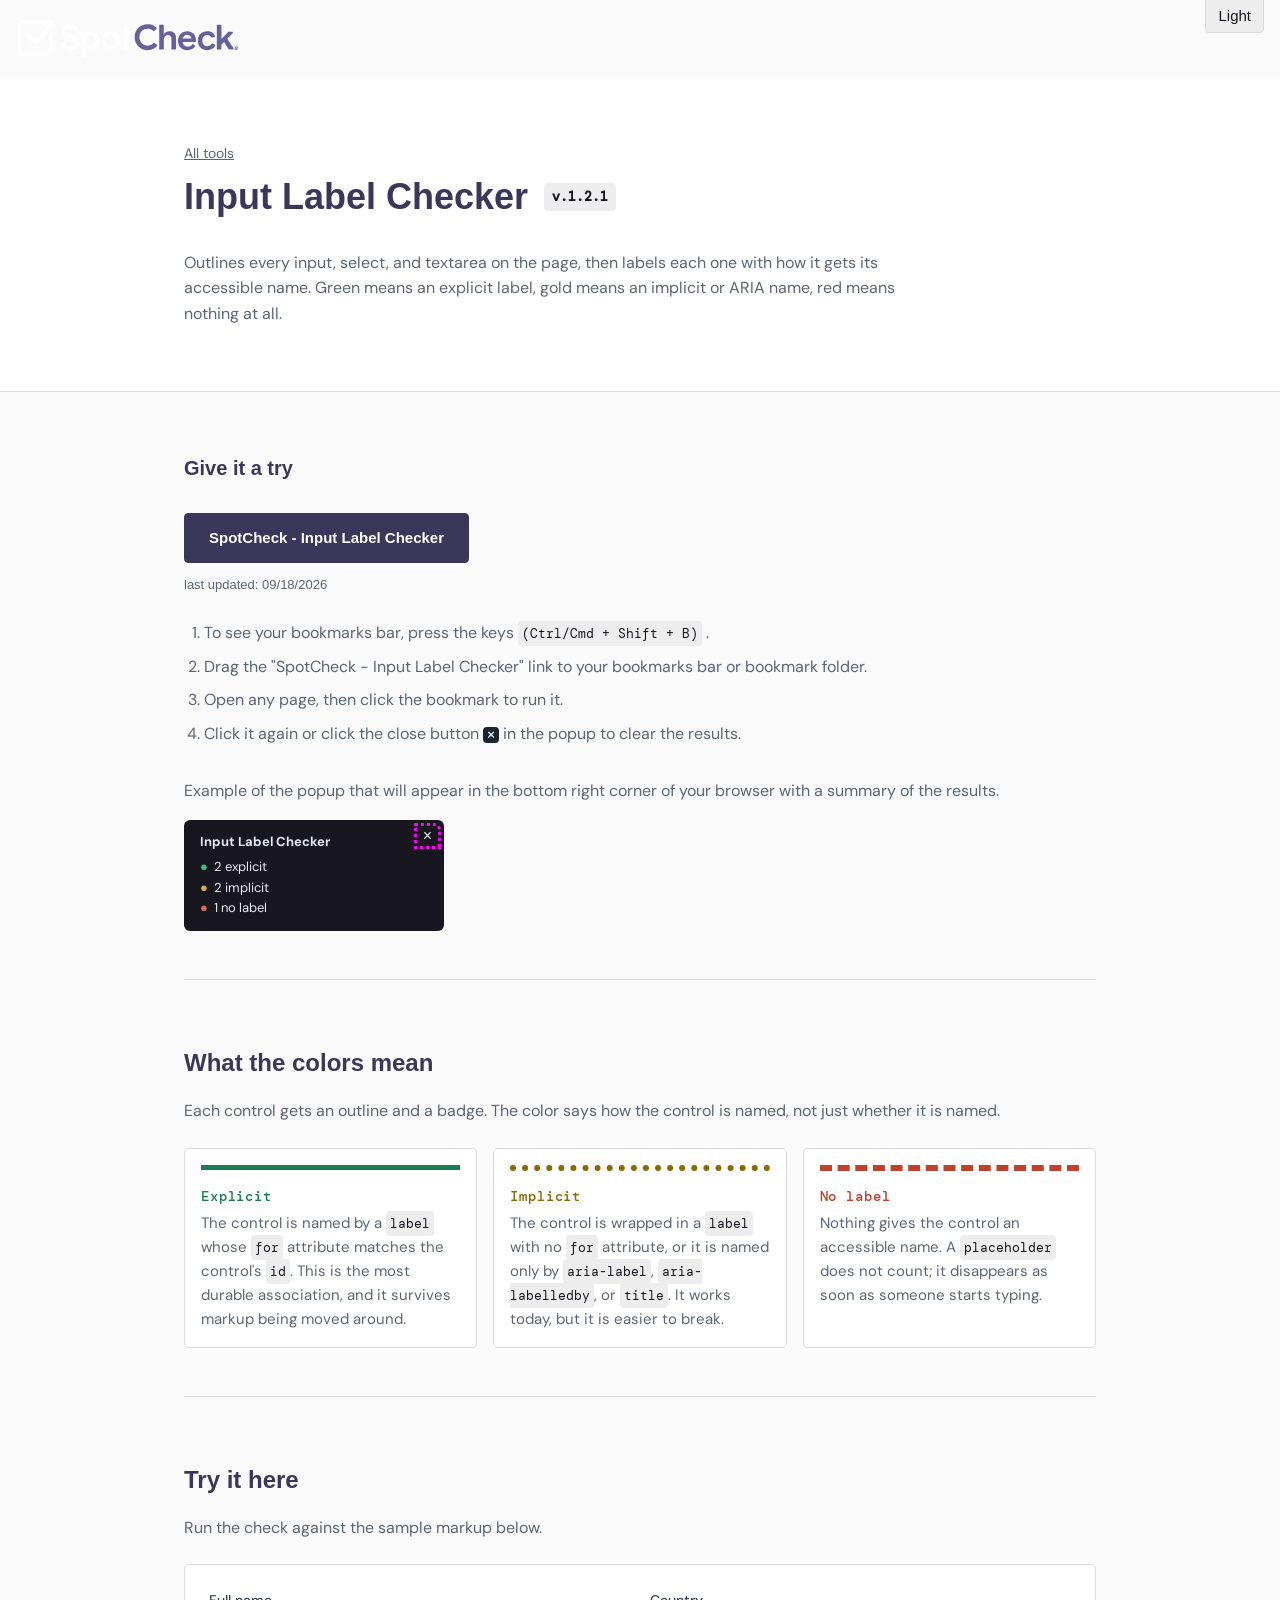
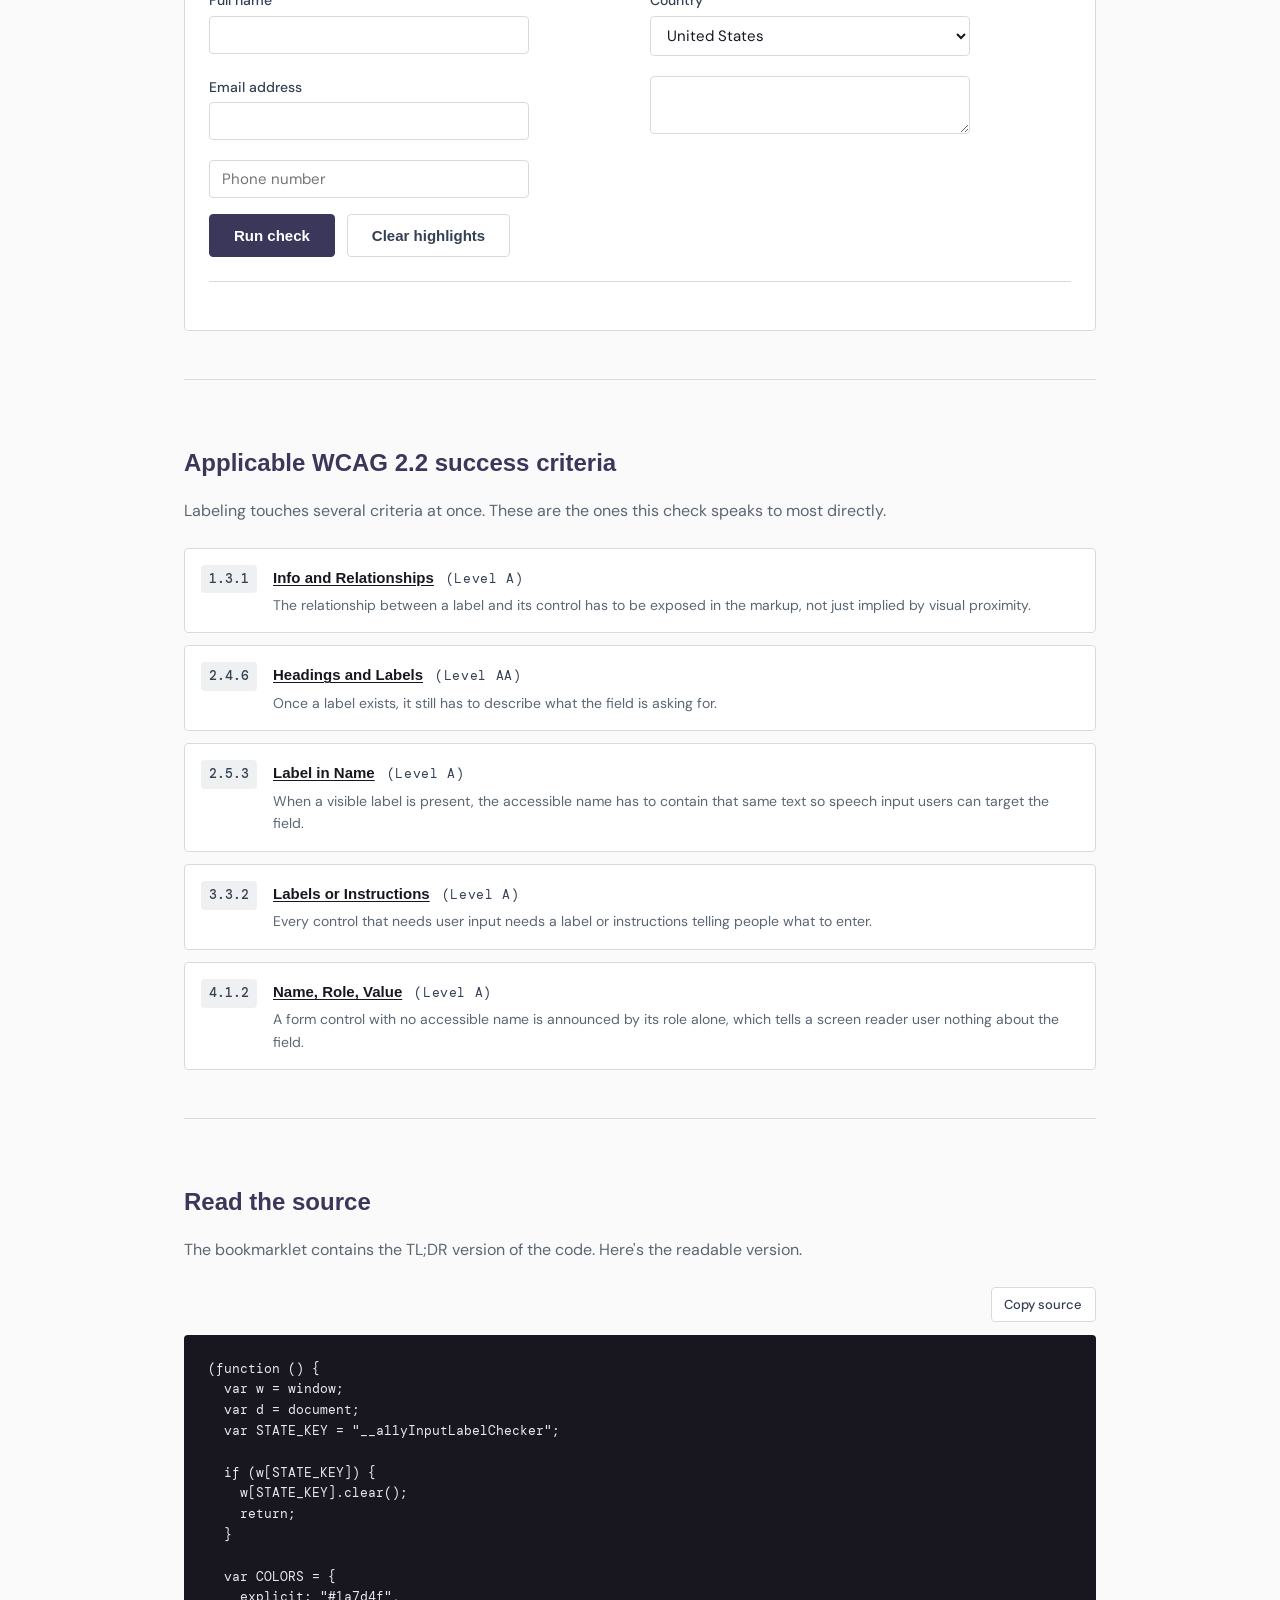
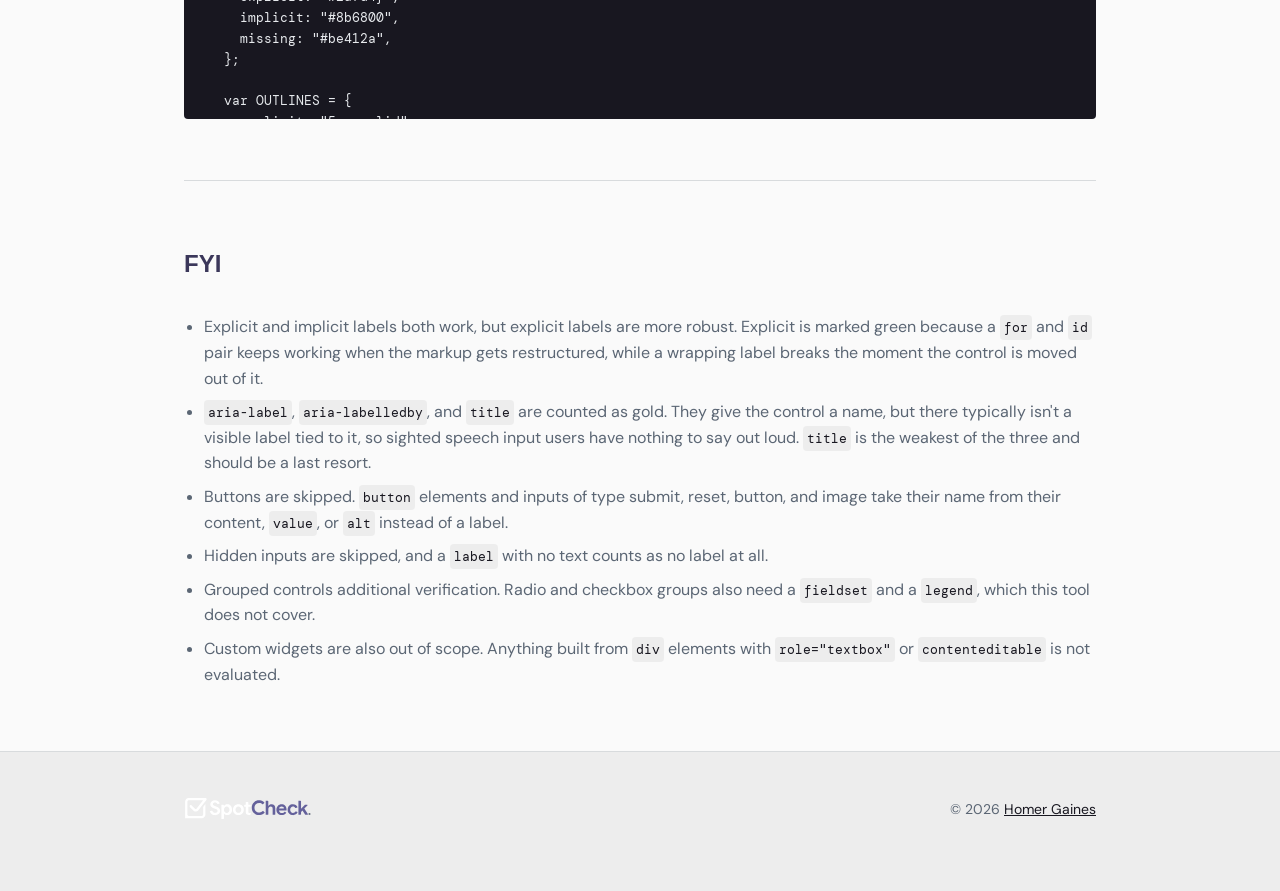
<file: input-label-checker.html>
<!doctype html>
<html lang="en">
  <head>
    <meta charset="utf-8" />
    <meta name="viewport" content="width=device-width, initial-scale=1" />
    <title>Form Label Checker Bookmarklet | SpotCheck</title>
    <meta
      name="description"
      content="A bookmarklet that outlines every form control on a page and shows whether it has an explicit label, an implicit label, or no label at all."
    />
    <meta property="og:type" content="website" />
    <meta
      property="og:url"
      content="https://spotcheck.tools/input-label-checker"
    />
    <meta property="og:site_name" content="SpotCheck" />
    <meta property="og:title" content="Input Label Checker Bookmarklet" />
    <meta
      property="og:description"
      content="A bookmarklet that outlines every form control on a page and shows whether it has an explicit label, an implicit label, or no label at all."
    />
    <meta
      property="og:image"
      content="https://www.spotcheck.tools/img/spotchecktools-share-banner.jpg"
    />
    <meta property="og:image:width" content="1200" />
    <meta property="og:image:height" content="630" />
    <meta
      property="og:image:alt"
      content="SpotCheck logo above the words: an accessibility toolkit."
    />
    <meta property="og:locale" content="en_US" />

    <meta name="twitter:card" content="summary_large_image" />
    <meta name="twitter:title" content="Input Label Checker Bookmarklet" />
    <meta
      name="twitter:description"
      content="A bookmarklet that outlines every form control on a page and shows whether it has an explicit label, an implicit label, or no label at all."
    />
    <meta
      name="twitter:image"
      content="https://www.spotcheck.tools/img/spotchecktools-share-banner.jpg"
    />
    <meta
      name="twitter:image:alt"
      content="SpotCheck logo above the words: an accessibility toolkit."
    />
    <meta name="twitter:creator" content="@xirclebox" />
    <meta name="twitter:site" content="@xirclebox" />
    <meta name="color-scheme" content="light dark" />
    <link
      rel="canonical"
      href="https://www.spotcheck.tools/input-label-checker"
    />
    <link rel="icon" href="/img/favicon.png" type="image/png" />
    <link rel="preconnect" href="https://fonts.googleapis.com" />
    <link rel="preconnect" href="https://fonts.gstatic.com" crossorigin />
    <link rel="stylesheet" href="bookmarklet.css" />
    <script
      defer
      src="https://cloud.umami.is/script.js"
      data-website-id="f4892d19-de6e-406d-9e85-edab362f1ae8"
      data-domains="spotcheck.tools,www.spotcheck.tools"
    ></script>
    <script>
      const t = localStorage.getItem("__spotcheck_theme") || "system";

      if (t === "system") {
        document.documentElement.removeAttribute("data-theme");
      } else {
        document.documentElement.setAttribute("data-theme", t);
      }
    </script>
    <script defer src="js/theme.js"></script>
  </head>
  <body class="input-label-checker">
    <a class="skip-link" href="#main">Skip to content</a>

    <header class="page-header">
      <div id="theme-toggle-container" class="theme-toggle-container"></div>
      <div class="tophat">
        <a href="index.html" class="tophat__link">
          <span
            class="logo-header"
            role="img"
            alt="SpotCheck logo - home"
          ></span
        ></a>
      </div>
      <div class="wrap">
        <a href="index.html" class="bookmarklet-back__link">All tools</a>
        <h1 class="site-header__title">
          Input Label Checker
          <div class="version">v.1.2.1</div>
        </h1>
        <p class="site-header__lede">
          Outlines every input, select, and textarea on the page, then labels
          each one with how it gets its accessible name. Green means an explicit
          label, gold means an implicit or ARIA name, red means nothing at all.
        </p>
      </div>
    </header>

    <main id="main">
      <div class="wrap">
        <section
          aria-labelledby="install-heading"
          class="install-heading__section"
        >
          <h2 id="install-heading" class="section__heading">Give it a try</h2>

          <div class="bookmarklet-row">
            <a
              class="bookmarklet"
              href="javascript:!function()%7Bvar%20e%3Dwindow%2Ct%3Ddocument%2Ci%3D%22__a11yInputLabelChecker%22%3Bif(e%5Bi%5D)e%5Bi%5D.clear()%3Belse%7Bvar%20n%2Cl%2Ca%2Cr%2Co%2Cs%2Cc%2Cp%3D%7Bexplicit%3A%22%231a7d4f%22%2Cimplicit%3A%22%238b6800%22%2Cmissing%3A%22%23be412a%22%7D%2Cd%3D%7Bexplicit%3A%225px%20solid%22%2Cimplicit%3A%226px%20dotted%22%2Cmissing%3A%225px%20dashed%22%7D%2Cu%3D%7Bexplicit%3A%22%233fbf7f%22%2Cimplicit%3A%22%23e0b84f%22%2Cmissing%3A%22%23e06a4f%22%7D%2Cf%3D%7Bexplicit%3A%22Explicit%20label%22%2Cimplicit%3A%22Implicit%20label%22%2Cmissing%3A%22No%20label%22%7D%2Cb%3D%5B%22hidden%22%2C%22submit%22%2C%22reset%22%2C%22button%22%2C%22image%22%5D%2Cx%3D%5B%5D%2Cg%3D%7Bexplicit%3A0%2Cimplicit%3A0%2Cmissing%3A0%7D%2Cm%3Dnull%3B(n%3D%22input%2C%20select%2C%20textarea%22%2Ca%3D%5B%5D%2Cr%3Dnew%20WeakSet%2Cfunction%20e(t)%7B(function(e)%7Bif(%22SLOT%22%3D%3D%3De.tagName%26%26e.assignedElements)%7Bvar%20t%3De.assignedElements(%7Bflatten%3A!0%7D)%3Bif(t.length)return%20t%7Dreturn%20Array.prototype.slice.call(e.children)%7D)(t).forEach(function(t)%7Br.has(t)%7C%7C(r.add(t)%2Ct.matches(n)%26%26a.push(t)%2Ct.shadowRoot%3Fe(t.shadowRoot)%3Ae(t))%7D)%7D(l%7C%7Ct.body)%2Ca).filter(function(e)%7Breturn-1%3D%3D%3Db.indexOf(e.type)%7D).forEach(function(e)%7Bvar%20t%3DA(e)%2Ci%3D%7Bel%3Ae%2Coutline%3Ae.style.outline%2Coffset%3Ae.style.outlineOffset%2Cbadge%3AE(t)%7D%3Bg%5Bt%5D%2B%3D1%2Ce.style.outline%3Dd%5Bt%5D%2B%22%20%22%2Bp%5Bt%5D%2Ce.style.outlineOffset%3D%223px%22%2Ce.insertAdjacentElement(%22afterend%22%2Ci.badge)%2Cx.push(i)%7D)%2Co%3Dt.createElement(%22div%22)%2Cs%3Dt.createElement(%22strong%22)%2Cc%3Dt.createElement(%22button%22)%2Co.setAttribute(%22data-a11y-label-check%22%2C%22panel%22)%2Co.setAttribute(%22role%22%2C%22status%22)%2Co.style.cssText%3D%5B%22position%3Afixed%22%2C%22right%3A16px%22%2C%22bottom%3A16px%22%2C%22max-width%3A260px%22%2C%22padding%3A12px%2032px%2012px%2016px%22%2C%22border-radius%3A6px%22%2C%22background%3A%23181720%22%2C%22color%3A%23e7eaed%22%2C%22font%3A400%2014px%2F1.5%20Arial%2C%20Helvetica%2C%20%5C%22Helvetica%20Neue%5C%22%2C%20sans-serif%22%2C%22box-shadow%3A0%208px%2024px%20rgba(0%2C0%2C0%2C0.35)%22%2C%22z-index%3A2147483647%22%5D.join(%22%3B%22)%2Cs.textContent%3D%22Input%20Label%20Checker%22%2Cs.style.cssText%3D%22display%3Ablock%3Bmargin-bottom%3A4px%3Bcolor%3A%23fff%22%2Co.appendChild(s)%2Co.appendChild(C(%22explicit%22%2C%22explicit%22))%2Co.appendChild(C(%22implicit%22%2C%22implicit%22))%2Co.appendChild(C(%22missing%22%2C%22no%20label%22))%2Cc.type%3D%22button%22%2Cc.textContent%3D%22%C3%97%22%2Cc.setAttribute(%22aria-label%22%2C%22Clear%20the%20label%20check%20results%22)%2Cc.style.cssText%3D%5B%22position%3Aabsolute%22%2C%22top%3A6px%22%2C%22right%3A6px%22%2C%22width%3A24px%22%2C%22height%3A24px%22%2C%22padding%3A2px%206px%22%2C%22border%3Anone%22%2C%22background%3Atransparent%22%2C%22color%3A%23e7eaed%22%2C%22font%3A16px%2F1%20Arial%2C%20Helvetica%2C%20%5C%22Helvetica%20Neue%5C%22%2C%20sans-serif%22%2C%22cursor%3Apointer%22%5D.join(%22%3B%22)%2Cc.addEventListener(%22click%22%2Ck)%2Co.appendChild(c)%2Cm%3Do%2Ct.body.appendChild(m)%2Ce%5Bi%5D%3D%7Bclear%3Ak%7D%7Dfunction%20h(e)%7Breturn(e%7C%7C%22%22).replace(%2F%5Cs%2B%2Fg%2C%22%20%22).trim()%7Dfunction%20y(e)%7Breturn%20e%3Fh(e.textContent)%3A%22%22%7Dfunction%20v(e)%7Bvar%20i%3Dh(e.getAttribute(%22aria-labelledby%22))%3Breturn%20i%3Fh(i.split(%22%20%22).map(function(i)%7Breturn%20y(function(e%2Ci)%7Bvar%20n%3De.getRootNode()%3Breturn(n.getElementById%3Fn.getElementById(i)%3Anull)%7C%7Ct.getElementById(i)%7D(e%2Ci))%7D).join(%22%20%22))%3A%22%22%7Dfunction%20A(e)%7Bvar%20t%3D!1%2Ci%3D!1%3Breturn%20function(e)%7Bif(e.labels%26%26e.labels.length)return%20Array.prototype.slice.call(e.labels)%3Bvar%20t%3D%5B%5D%3Be.id%26%26Array.prototype.slice.call(e.getRootNode().querySelectorAll(%22label%22)).forEach(function(i)%7Bi.getAttribute(%22for%22)%3D%3D%3De.id%26%26t.push(i)%7D)%3Bvar%20i%3De.closest%3Fe.closest(%22label%22)%3Anull%3Breturn%20i%26%26-1%3D%3D%3Dt.indexOf(i)%26%26t.push(i)%2Ct%7D(e).forEach(function(n)%7By(n)%26%26(e.id%26%26n.getAttribute(%22for%22)%3D%3D%3De.id%3Ft%3D!0%3An.contains(e)%26%26(i%3D!0))%7D)%2Ct%3F%22explicit%22%3Ai%7C%7Cv(e)%7C%7Ch(e.getAttribute(%22aria-label%22))%7C%7Ch(e.getAttribute(%22title%22))%3F%22implicit%22%3A%22missing%22%7Dfunction%20E(e)%7Bvar%20i%3Dt.createElement(%22span%22)%3Breturn%20i.setAttribute(%22data-a11y-label-check%22%2C%22badge%22)%2Ci.textContent%3Df%5Be%5D%2Ci.style.cssText%3D%5B%22display%3Ainline-block%22%2C%22width%3Afit-content%22%2C%22justify-self%3Astart%22%2C%22margin%3A0%200%200%204px%22%2C%22padding%3A4px%208px%22%2C%22border-radius%3A4px%22%2C%22background%3A%22%2Bp%5Be%5D%2C%22color%3A%23fff%22%2C%22font%3A500%2016px%2F1.2%20Arial%2C%20Helvetica%2C%20%5C%22Helvetica%20Neue%5C%22%2C%20sans-serif%22%2C%22letter-spacing%3A0.04em%22%2C%22vertical-align%3Amiddle%22%2C%22position%3Arelative%22%2C%22z-index%3A2147483646%22%5D.join(%22%3B%22)%2Ci%7Dfunction%20C(e%2Ci)%7Bvar%20n%3Dt.createElement(%22p%22)%2Cl%3Dt.createElement(%22span%22)%3Breturn%20n.style.cssText%3D%22margin%3A0%3Bpadding%3A0%3Bcolor%3A%23fff%22%2Cl.textContent%3D%22%E2%97%8F%22%2Cl.style.cssText%3D%22color%3A%22%2Bu%5Be%5D%2B%22%3Bmargin-right%3A6px%22%2Cn.appendChild(l)%2Cn.appendChild(t.createTextNode(g%5Be%5D%2B%22%20%22%2Bi))%2Cn%7Dfunction%20k()%7Bx.forEach(function(e)%7Be.el.style.outline%3De.outline%2Ce.el.style.outlineOffset%3De.offset%2Ch(e.el.getAttribute(%22style%22))%7C%7Ce.el.removeAttribute(%22style%22)%2Ce.badge.parentNode%26%26e.badge.parentNode.removeChild(e.badge)%7D)%2Cx%3D%5B%5D%2Cm%26%26m.parentNode%26%26m.parentNode.removeChild(m)%2Cm%3Dnull%2Cdelete%20e%5Bi%5D%7D%7D()%3B"
              onclick="return false;"
              data-bookmarklet="input-label-checker"
              >SpotCheck - Input Label Checker
            </a>
            <p class="updated-on">last updated: 09/18/2026</p>
          </div>
          <ol class="steps">
            <li>
              To see your bookmarks bar, press the keys
              <code class="helper-text">(Ctrl/Cmd + Shift + B)</code>
              .
            </li>
            <li>
              Drag the "SpotCheck - Input Label Checker" link to your bookmarks
              bar or bookmark folder.
            </li>
            <li>Open any page, then click the bookmark to run it.</li>
            <li>
              Click it again or click the close button
              <pre class="example-close-button" aria-hidden="true">×</pre>
              in the popup to clear the results.
            </li>
          </ol>
          <div class="results-popup-example-container">
            <p>
              Example of the popup that will appear in the bottom right corner
              of your browser with a summary of the results.
            </p>
            <div class="results-popup-example" id="example-popup">
              <strong style="display: block; margin-bottom: 4px"
                >Input Label Checker</strong
              >
              <p style="margin: 0; padding: 0">
                <span style="color: #3fbf7f; margin-right: 6px">●</span>2
                explicit
              </p>
              <p style="margin: 0; padding: 0">
                <span style="color: #e0b03f; margin-right: 6px">●</span>2
                implicit
              </p>
              <p style="margin: 0; padding: 0">
                <span style="color: #e06a4f; margin-right: 6px">●</span>1 no
                label
              </p>
              <button
                id="fadeOut"
                type="button"
                class="results-popup-example-close-button"
                aria-label="example of the close button"
              >
                ×
              </button>
            </div>
          </div>
        </section>

        <section aria-labelledby="legend-heading">
          <h2 id="legend-heading">What the colors mean</h2>
          <p class="section-intro">
            Each control gets an outline and a badge. The color says how the
            control is named, not just whether it is named.
          </p>
          <div class="legend">
            <div class="legend__item legend__item--green">
              <span class="legend__item-swatch" aria-hidden="true"></span>
              <span class="legend__item-label">Explicit</span>
              <p class="legend__item-body">
                The control is named by a
                <code class="helper-text">label</code>
                whose
                <code class="helper-text">for</code>
                attribute matches the control's
                <code class="helper-text">id</code>. This is the most durable
                association, and it survives markup being moved around.
              </p>
            </div>
            <div class="legend__item legend__item--gold">
              <span class="legend__item-swatch" aria-hidden="true"></span>
              <span class="legend__item-label">Implicit</span>
              <p class="legend__item-body">
                The control is wrapped in a
                <code class="helper-text">label</code>
                with no
                <code class="helper-text">for</code>
                attribute, or it is named only by
                <code class="helper-text">aria-label</code>,
                <code class="helper-text">aria-labelledby</code>, or
                <code class="helper-text">title</code>. It works today, but it
                is easier to break.
              </p>
            </div>
            <div class="legend__item legend__item--red">
              <span class="legend__item-swatch" aria-hidden="true"></span>
              <span class="legend__item-label">No label</span>
              <p class="legend__item-body">
                Nothing gives the control an accessible name. A
                <code class="helper-text">placeholder</code>
                does not count; it disappears as soon as someone starts typing.
              </p>
            </div>
          </div>
        </section>

        <section aria-labelledby="demo-heading">
          <h2 id="demo-heading">Try it here</h2>
          <p class="section-intro">
            Run the check against the sample markup below.
          </p>
          <div class="demo">
            <div class="demo__stage" id="demo-stage">
              <ul class="demo__sample">
                <li class="demo__sample-item">
                  <label class="demo__label" for="demo-name">Full name</label>
                  <input class="demo__control" id="demo-name" type="text" />
                </li>
                <li class="demo__sample-item">
                  <label class="demo__label" for="demo-country">Country</label>
                  <select class="demo__control" id="demo-country">
                    <option>United States</option>
                    <option>Canada</option>
                  </select>
                </li>
                <li class="demo__sample-item">
                  <label class="demo__label">
                    Email address
                    <input class="demo__control" type="email" />
                  </label>
                </li>
                <li class="demo__sample-item">
                  <textarea
                    class="demo__control"
                    aria-label="Delivery notes"
                    rows="2"
                  ></textarea>
                </li>
                <li class="demo__sample-item">
                  <input
                    class="demo__control"
                    type="tel"
                    placeholder="Phone number"
                  />
                </li>
              </ul>
            </div>
            <div class="demo__controls">
              <button type="button" class="button" id="demo-run">
                Run check
              </button>
              <button
                type="button"
                class="button button--outline"
                id="demo-clear"
              >
                Clear highlights
              </button>
            </div>
            <div
              class="demo__results"
              id="demo-results"
              aria-live="polite"
            ></div>
          </div>
        </section>

        <section aria-labelledby="criteria-heading">
          <h2 id="criteria-heading">Applicable WCAG 2.2 success criteria</h2>
          <p class="section-intro">
            Labeling touches several criteria at once. These are the ones this
            check speaks to most directly.
          </p>
          <ul class="criteria">
            <li class="criteria__item">
              <span class="criteria__number">1.3.1</span>
              <div class="criteria__body">
                <a
                  class="criteria__link"
                  href="https://www.w3.org/WAI/WCAG22/Understanding/info-and-relationships"
                  rel="noopener noreferrer"
                  target="_blank"
                  >Info and Relationships</a
                >
                <span class="criteria__level">(Level A)</span>
                <p class="criteria__desc">
                  The relationship between a label and its control has to be
                  exposed in the markup, not just implied by visual proximity.
                </p>
              </div>
            </li>
            <li class="criteria__item">
              <span class="criteria__number">2.4.6</span>
              <div class="criteria__body">
                <a
                  class="criteria__link"
                  href="https://www.w3.org/WAI/WCAG22/Understanding/headings-and-labels"
                  rel="noopener noreferrer"
                  target="_blank"
                  >Headings and Labels</a
                >
                <span class="criteria__level">(Level AA)</span>
                <p class="criteria__desc">
                  Once a label exists, it still has to describe what the field
                  is asking for.
                </p>
              </div>
            </li>
            <li class="criteria__item">
              <span class="criteria__number">2.5.3</span>
              <div class="criteria__body">
                <a
                  class="criteria__link"
                  href="https://www.w3.org/WAI/WCAG22/Understanding/label-in-name"
                  rel="noopener noreferrer"
                  target="_blank"
                  >Label in Name</a
                >
                <span class="criteria__level">(Level A)</span>
                <p class="criteria__desc">
                  When a visible label is present, the accessible name has to
                  contain that same text so speech input users can target the
                  field.
                </p>
              </div>
            </li>
            <li class="criteria__item">
              <span class="criteria__number">3.3.2</span>
              <div class="criteria__body">
                <a
                  class="criteria__link"
                  href="https://www.w3.org/WAI/WCAG22/Understanding/labels-or-instructions"
                  rel="noopener noreferrer"
                  target="_blank"
                  >Labels or Instructions</a
                >
                <span class="criteria__level">(Level A)</span>
                <p class="criteria__desc">
                  Every control that needs user input needs a label or
                  instructions telling people what to enter.
                </p>
              </div>
            </li>
            <li class="criteria__item">
              <span class="criteria__number">4.1.2</span>
              <div class="criteria__body">
                <a
                  class="criteria__link"
                  href="https://www.w3.org/WAI/WCAG22/Understanding/name-role-value"
                  rel="noopener noreferrer"
                  target="_blank"
                  >Name, Role, Value</a
                >
                <span class="criteria__level">(Level A)</span>
                <p class="criteria__desc">
                  A form control with no accessible name is announced by its
                  role alone, which tells a screen reader user nothing about the
                  field.
                </p>
              </div>
            </li>
          </ul>
        </section>

        <section aria-labelledby="source-heading">
          <h2 id="source-heading">Read the source</h2>
          <p class="section-intro">
            The bookmarklet contains the TL;DR version of the code. Here's the
            readable version.
          </p>
          <div class="source__actions">
            <button type="button" class="button copy-button" id="copy-source">
              Copy source
            </button>
          </div>
          <pre class="source__code" id="source-code" tabindex="0">
(function () {
  var w = window;
  var d = document;
  var STATE_KEY = "__a11yInputLabelChecker";

  if (w[STATE_KEY]) {
    w[STATE_KEY].clear();
    return;
  }

  var COLORS = {
    explicit: "#1a7d4f",
    implicit: "#8b6800",
    missing: "#be412a",
  };

  var OUTLINES = {
    explicit: "5px solid",
    implicit: "6px dotted",
    missing: "5px dashed",
  };

  var OUTLINE_OFFSET = "3px";

  var DOTS = {
    explicit: "#3fbf7f",
    implicit: "#e0b84f",
    missing: "#e06a4f",
  };

  var BADGES = {
    explicit: "Explicit label",
    implicit: "Implicit label",
    missing: "No label",
  };

  var SKIP_TYPES = ["hidden", "submit", "reset", "button", "image"];

  var SLOT_TAG = "SLOT";

  var records = [];
  var counts = { explicit: 0, implicit: 0, missing: 0 };
  var panel = null;

  function normalize(value) {
    return (value || "").replace(/\s+/g, " ").trim();
  }

  function flatChildren(node) {
    if (node.tagName === SLOT_TAG && node.assignedElements) {
      var assigned = node.assignedElements({ flatten: true });
      if (assigned.length) {
        return assigned;
      }
    }
    return Array.prototype.slice.call(node.children);
  }

  function deepQuery(selector, root) {
    var found = [];
    var seen = new WeakSet();

    function walk(node) {
      flatChildren(node).forEach(function (el) {
        if (seen.has(el)) {
          return;
        }
        seen.add(el);
        if (el.matches(selector)) {
          found.push(el);
        }
        if (el.shadowRoot) {
          walk(el.shadowRoot);
          return;
        }
        walk(el);
      });
    }

    walk(root || d.body);
    return found;
  }

  function byId(el, id) {
    var root = el.getRootNode();
    var found = root.getElementById ? root.getElementById(id) : null;
    return found || d.getElementById(id);
  }

  function textFrom(el) {
    return el ? normalize(el.textContent) : "";
  }

  function labelsFor(el) {
    if (el.labels && el.labels.length) {
      return Array.prototype.slice.call(el.labels);
    }
    var found = [];
    if (el.id) {
      Array.prototype.slice
        .call(el.getRootNode().querySelectorAll("label"))
        .forEach(function (label) {
          if (label.getAttribute("for") === el.id) {
            found.push(label);
          }
        });
    }
    var wrapping = el.closest ? el.closest("label") : null;
    if (wrapping && found.indexOf(wrapping) === -1) {
      found.push(wrapping);
    }
    return found;
  }

  function ariaLabelledByText(el) {
    var ids = normalize(el.getAttribute("aria-labelledby"));
    if (!ids) {
      return "";
    }
    return normalize(
      ids
        .split(" ")
        .map(function (id) {
          return textFrom(byId(el, id));
        })
        .join(" "),
    );
  }

  function classify(el) {
    var hasExplicit = false;
    var hasImplicit = false;

    labelsFor(el).forEach(function (label) {
      if (!textFrom(label)) {
        return;
      }
      if (el.id && label.getAttribute("for") === el.id) {
        hasExplicit = true;
      } else if (label.contains(el)) {
        hasImplicit = true;
      }
    });

    if (hasExplicit) {
      return "explicit";
    }
    if (hasImplicit) {
      return "implicit";
    }
    if (ariaLabelledByText(el)) {
      return "implicit";
    }
    if (normalize(el.getAttribute("aria-label"))) {
      return "implicit";
    }
    if (normalize(el.getAttribute("title"))) {
      return "implicit";
    }
    return "missing";
  }

  function makeBadge(kind) {
    var badge = d.createElement("span");
    badge.setAttribute("data-a11y-label-check", "badge");
    badge.textContent = BADGES[kind];
    badge.style.cssText = [
      "display:inline-block",
      "width:fit-content",
      "justify-self:start",
      "margin:0 0 0 4px",
      "padding:4px 8px",
      "border-radius:4px",
      "background:" + COLORS[kind],
      "color:#fff",
      'font:500 16px/1.2 Arial, Helvetica, "Helvetica Neue", sans-serif',
      "letter-spacing:0.04em",
      "vertical-align:middle",
      "position:relative",
      "z-index:2147483646",
    ].join(";");
    return badge;
  }

  function mark(el) {
    var kind = classify(el);
    var record = {
      el: el,
      outline: el.style.outline,
      offset: el.style.outlineOffset,
      badge: makeBadge(kind),
    };

    counts[kind] += 1;
    el.style.outline = OUTLINES[kind] + " " + COLORS[kind];
    el.style.outlineOffset = OUTLINE_OFFSET;
    el.insertAdjacentElement("afterend", record.badge);
    records.push(record);
  }

  function makeCountLine(kind, word) {
    var line = d.createElement("p");
    var dot = d.createElement("span");

    line.style.cssText = "margin:0;padding:0;color:#fff";
    dot.textContent = "\u25cf";
    dot.style.cssText = "color:" + DOTS[kind] + ";margin-right:6px";
    line.appendChild(dot);
    line.appendChild(d.createTextNode(counts[kind] + " " + word));
    return line;
  }

  function makePanel() {
    var wrapper = d.createElement("div");
    var heading = d.createElement("strong");
    var close = d.createElement("button");

    wrapper.setAttribute("data-a11y-label-check", "panel");
    wrapper.setAttribute("role", "status");
    wrapper.style.cssText = [
      "position:fixed",
      "right:16px",
      "bottom:16px",
      "max-width:260px",
      "padding:12px 32px 12px 16px",
      "border-radius:6px",
      "background:#181720",
      "color:#e7eaed",
      'font:400 14px/1.5 Arial, Helvetica, "Helvetica Neue", sans-serif',
      "box-shadow:0 8px 24px rgba(0,0,0,0.35)",
      "z-index:2147483647",
    ].join(";");

    heading.textContent = "Input Label Checker";
    heading.style.cssText = "display:block;margin-bottom:4px;color:#fff";
    wrapper.appendChild(heading);

    wrapper.appendChild(makeCountLine("explicit", "explicit"));
    wrapper.appendChild(makeCountLine("implicit", "implicit"));
    wrapper.appendChild(makeCountLine("missing", "no label"));

    close.type = "button";
    close.textContent = "\u00d7";
    close.setAttribute("aria-label", "Clear the label check results");
    close.style.cssText = [
      "position:absolute",
      "top:6px",
      "right:6px",
      "width:24px",
      "height:24px",
      "padding:2px 6px",
      "border:none",
      "background:transparent",
      "color:#e7eaed",
      'font:16px/1 Arial, Helvetica, "Helvetica Neue", sans-serif',
      "cursor:pointer",
    ].join(";");
    close.addEventListener("click", clear);
    wrapper.appendChild(close);

    return wrapper;
  }

  function clear() {
    records.forEach(function (record) {
      record.el.style.outline = record.outline;
      record.el.style.outlineOffset = record.offset;
      if (!normalize(record.el.getAttribute("style"))) {
        record.el.removeAttribute("style");
      }
      if (record.badge.parentNode) {
        record.badge.parentNode.removeChild(record.badge);
      }
    });
    records = [];
    if (panel && panel.parentNode) {
      panel.parentNode.removeChild(panel);
    }
    panel = null;
    delete w[STATE_KEY];
  }

  deepQuery("input, select, textarea")
    .filter(function (el) {
      return SKIP_TYPES.indexOf(el.type) === -1;
    })
    .forEach(mark);

  panel = makePanel();
  d.body.appendChild(panel);
  w[STATE_KEY] = { clear: clear };
})();
</pre
          >
        </section>

        <section aria-labelledby="notes-heading">
          <h2 id="notes-heading">FYI</h2>
          <ul class="notes">
            <li>
              Explicit and implicit labels both work, but explicit labels are
              more robust. Explicit is marked green because a
              <code class="helper-text">for</code> and
              <code class="helper-text">id</code> pair keeps working when the
              markup gets restructured, while a wrapping label breaks the moment
              the control is moved out of it.
            </li>
            <li>
              <code class="helper-text">aria-label</code>,
              <code class="helper-text">aria-labelledby</code>, and
              <code class="helper-text">title</code> are counted as gold. They
              give the control a name, but there typically isn't a visible label
              tied to it, so sighted speech input users have nothing to say out
              loud. <code class="helper-text">title</code> is the weakest of the
              three and should be a last resort.
            </li>
            <li>
              Buttons are skipped.
              <code class="helper-text">button</code> elements and inputs of
              type submit, reset, button, and image take their name from their
              content, <code class="helper-text">value</code>, or
              <code class="helper-text">alt</code> instead of a label.
            </li>
            <li>
              Hidden inputs are skipped, and a
              <code class="helper-text">label</code> with no text counts as no
              label at all.
            </li>
            <li>
              Grouped controls additional verification. Radio and checkbox
              groups also need a <code class="helper-text">fieldset</code> and a
              <code class="helper-text">legend</code>, which this tool does not
              cover.
            </li>
            <li>
              Custom widgets are also out of scope. Anything built from
              <code class="helper-text">div</code> elements with
              <code class="helper-text">role="textbox"</code> or
              <code class="helper-text">contenteditable</code> is not evaluated.
            </li>
          </ul>
        </section>
      </div>
    </main>

    <footer class="site-footer">
      <div class="wrap">
        <p>
          <a href="index.html">
            <span
              class="logo-footer"
              role="img"
              alt="SpotCheck logo - home"
            ></span
          ></a>
        </p>

        <p>
          &copy; 2026
          <a
            href="https://www.homergaines.com"
            rel="noopener noreferrer"
            target="_blank"
            >Homer Gaines</a
          >
        </p>
      </div>
    </footer>
    <script src="js/input-label-checker.js"></script>
    <script src="js/play.js"></script>
  </body>
</html>
</file>
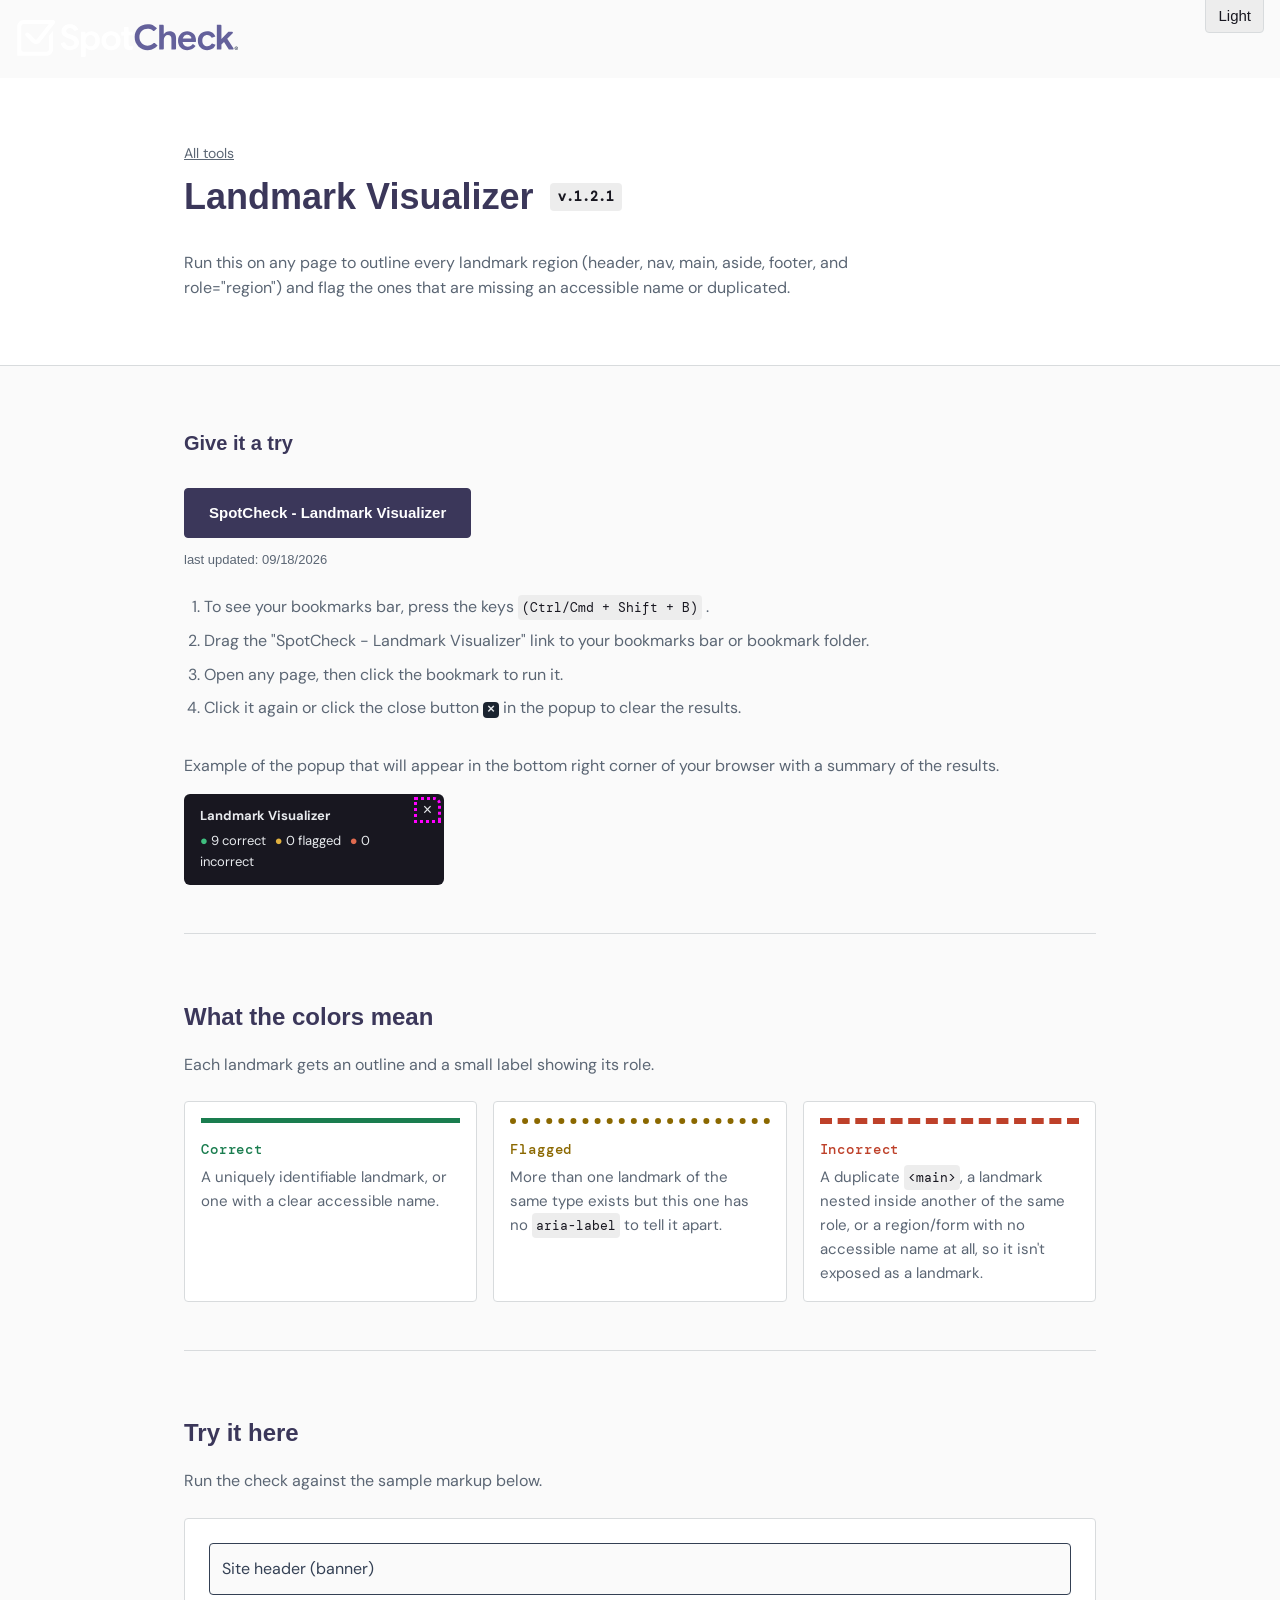
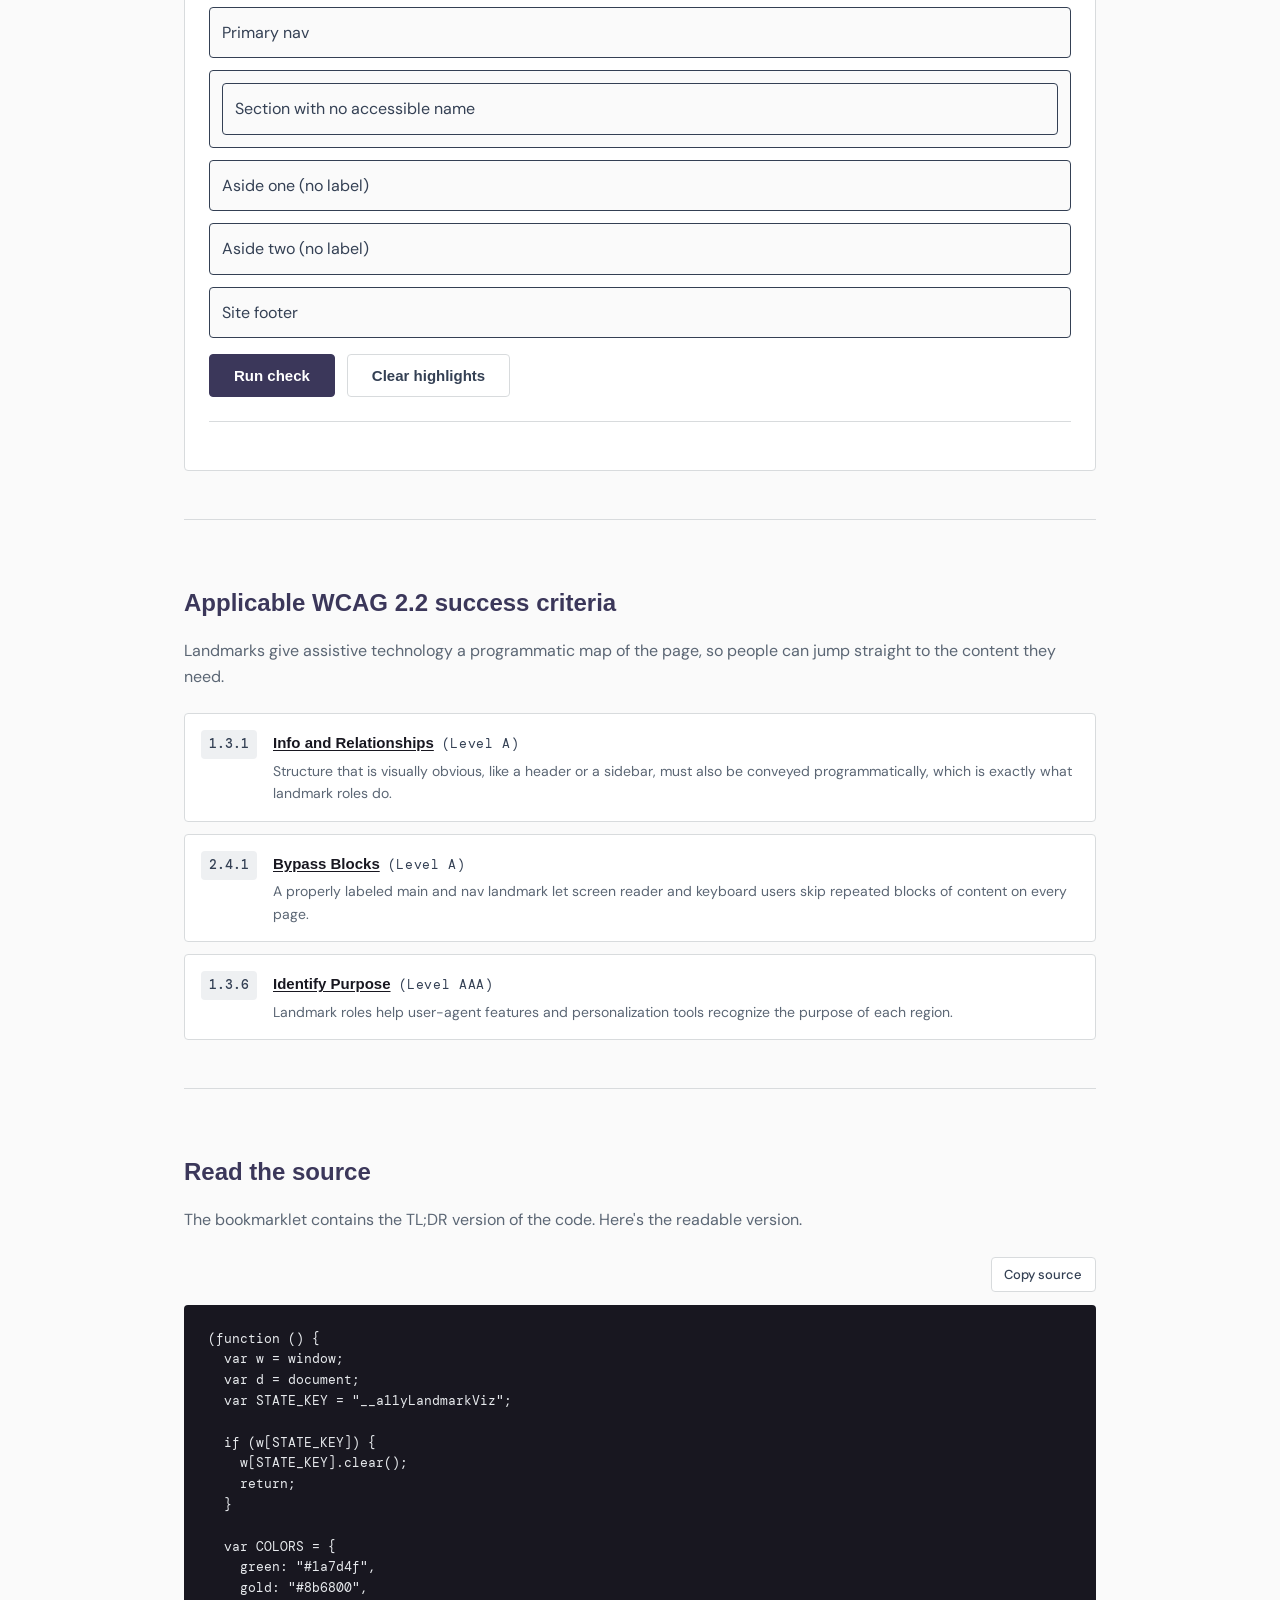
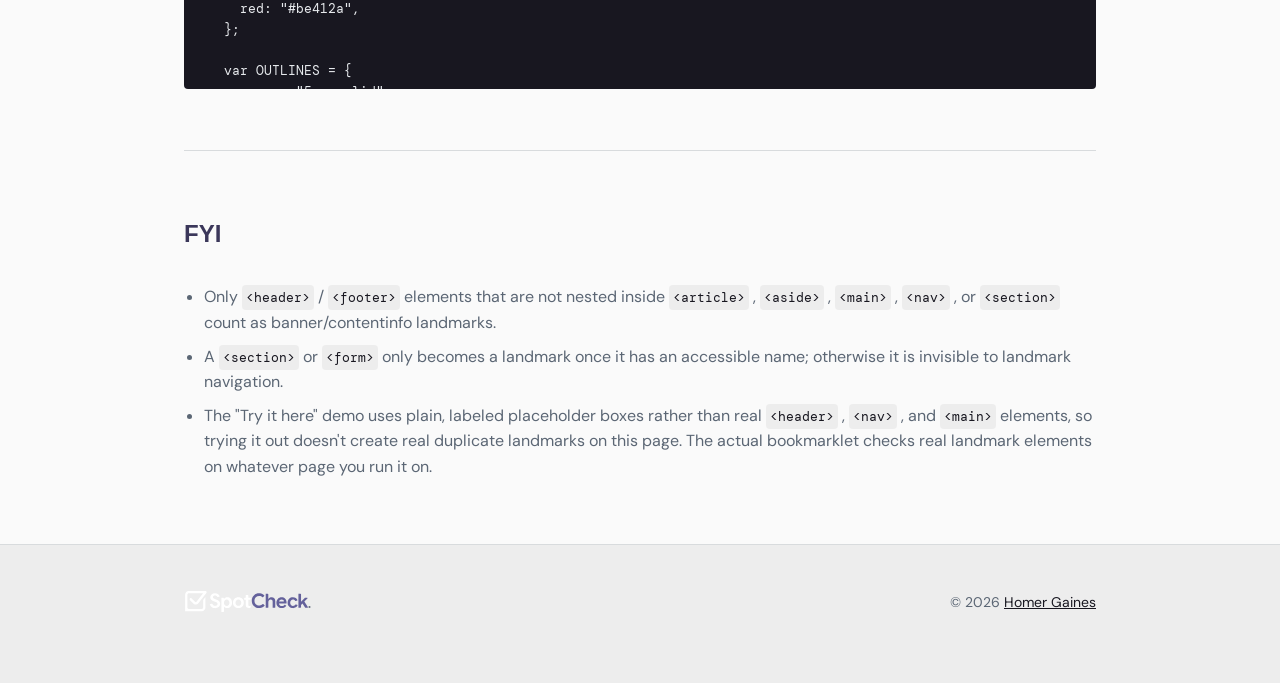
<file: landmark-visualizer.html>
<!doctype html>
<html lang="en">
  <head>
    <meta charset="utf-8" />
    <meta name="viewport" content="width=device-width, initial-scale=1" />
    <title>ARIA Landmark Visualizer Bookmarklet | SpotCheck</title>
    <meta
      name="description"
      content="Outlines every landmark region and flags duplicates and missing accessible names, so screen reader users can navigate the page structure."
    />
    <meta property="og:type" content="website" />
    <meta
      property="og:url"
      content="https://spotcheck.tools/landmark-visualizer"
    />
    <meta property="og:site_name" content="SpotCheck" />
    <meta property="og:title" content="Landmark Visualizer Bookmarklet" />
    <meta
      property="og:description"
      content="Outlines every landmark region and flags duplicates and missing accessible names, so screen reader users can navigate the page structure."
    />
    <meta
      property="og:image"
      content="https://www.spotcheck.tools/img/spotchecktools-share-banner.jpg"
    />
    <meta property="og:image:width" content="1200" />
    <meta property="og:image:height" content="630" />
    <meta
      property="og:image:alt"
      content="SpotCheck logo above the words: an accessibility toolkit."
    />
    <meta property="og:locale" content="en_US" />

    <meta name="twitter:card" content="summary_large_image" />
    <meta name="twitter:title" content="Landmark Visualizer Bookmarklet" />
    <meta
      name="twitter:description"
      content="Outlines every landmark region and flags duplicates and missing accessible names, so screen reader users can navigate the page structure."
    />
    <meta
      name="twitter:image"
      content="https://www.spotcheck.tools/img/spotchecktools-share-banner.jpg"
    />
    <meta
      name="twitter:image:alt"
      content="SpotCheck logo above the words: an accessibility toolkit."
    />
    <meta name="twitter:creator" content="@xirclebox" />
    <meta name="twitter:site" content="@xirclebox" />
    <meta name="color-scheme" content="light dark" />
    <link
      rel="canonical"
      href="https://www.spotcheck.tools/landmark-visualizer"
    />
    <link rel="icon" href="/img/favicon.png" type="image/png" />
    <link rel="preconnect" href="https://fonts.googleapis.com" />
    <link rel="preconnect" href="https://fonts.gstatic.com" crossorigin />
    <link rel="stylesheet" href="bookmarklet.css" />
    <script
      defer
      src="https://cloud.umami.is/script.js"
      data-website-id="f4892d19-de6e-406d-9e85-edab362f1ae8"
      data-domains="spotcheck.tools,www.spotcheck.tools"
    ></script>
    <script>
      const t = localStorage.getItem("__spotcheck_theme") || "system";

      if (t === "system") {
        document.documentElement.removeAttribute("data-theme");
      } else {
        document.documentElement.setAttribute("data-theme", t);
      }
    </script>
    <script defer src="js/theme.js"></script>
  </head>
  <body class="landmark-visualizer">
    <a class="skip-link" href="#main">Skip to content</a>

    <header class="page-header">
      <div id="theme-toggle-container" class="theme-toggle-container"></div>
      <div class="tophat">
        <a href="index.html" class="tophat__link">
          <span
            class="logo-header"
            role="img"
            alt="SpotCheck logo - home"
          ></span
        ></a>
      </div>
      <div class="wrap">
        <a href="index.html" class="bookmarklet-back__link">All tools</a>
        <h1 class="site-header__title">
          Landmark Visualizer
          <div class="version">v.1.2.1</div>
        </h1>
        <p class="site-header__lede">
          Run this on any page to outline every landmark region (header, nav,
          main, aside, footer, and role="region") and flag the ones that are
          missing an accessible name or duplicated.
        </p>
      </div>
    </header>

    <main id="main">
      <div class="wrap">
        <section
          aria-labelledby="install-heading"
          class="install-heading__section"
        >
          <h2 id="install-heading" class="section__heading">Give it a try</h2>

          <div class="bookmarklet-row">
            <a
              class="bookmarklet"
              href="javascript:!function()%7Bvar%20e%3Dwindow%2Ct%3Ddocument%2Cn%3D%22__a11yLandmarkViz%22%3Bif(e%5Bn%5D)e%5Bn%5D.clear()%3Belse%7Bvar%20r%2Ca%2Co%2Ci%2Cl%2Cd%2Cs%2Cu%3D%7Bgreen%3A%22%231a7d4f%22%2Cgold%3A%22%238b6800%22%2Cred%3A%22%23be412a%22%7D%2Cc%3D%7Bgreen%3A%225px%20solid%22%2Cgold%3A%226px%20dotted%22%2Cred%3A%225px%20dashed%22%7D%2Cp%3D%7Bgreen%3A%22%233fbf7f%22%2Cgold%3A%22%23e0b84f%22%2Cred%3A%22%23e06a4f%22%7D%2Cf%3D%7Bok%3A%22green%22%2Cambiguous%3A%22gold%22%2Cduplicate%3A%22red%22%2Cnested%3A%22red%22%2Cunnamed%3A%22red%22%7D%2Cg%3D%7Bduplicate%3A%22duplicate%22%2Cnested%3A%22nested%20in%20same%20role%22%2Cunnamed%3A%22no%20accessible%20name%2C%20not%20exposed%20as%20landmark%22%2Cambiguous%3A%22ambiguous%2C%20add%20aria-label%22%7D%2Cm%3D%22header%2Cnav%2Cmain%2Caside%2Cfooter%2Cform%2Csection%2C%5Brole%5D%22%2Cb%3D%7Bbanner%3A1%2Cnavigation%3A1%2Cmain%3A1%2Ccomplementary%3A1%2Ccontentinfo%3A1%2Csearch%3A1%2Cform%3A1%2Cregion%3A1%7D%2Cx%3D%7BHEADER%3A%22banner%22%2CNAV%3A%22navigation%22%2CMAIN%3A%22main%22%2CASIDE%3A%22complementary%22%2CFOOTER%3A%22contentinfo%22%2CFORM%3A%22form%22%2CSECTION%3A%22region%22%7D%2Ch%3D%7BHEADER%3A1%2CFOOTER%3A1%7D%2Cv%3D%7Bregion%3A1%2Cform%3A1%7D%2Cy%3D%5B%5D%2CE%3D%7Bgreen%3A0%2Cgold%3A0%2Cred%3A0%7D%2CA%3D%7B%7D%2CC%3Dnull%2Ck%3D(r%3Dm%2Co%3D%5B%5D%2Ci%3Dnew%20WeakSet%2Cfunction%20e(t)%7B(function(e)%7Bif(%22SLOT%22%3D%3D%3De.tagName%26%26e.assignedElements)%7Bvar%20t%3De.assignedElements(%7Bflatten%3A!0%7D)%3Bif(t.length)return%20t%7Dreturn%20Array.prototype.slice.call(e.children)%7D)(t).forEach(function(t)%7Bi.has(t)%7C%7C(i.add(t)%2Ct.matches(r)%26%26o.push(t)%2Ct.shadowRoot%3Fe(t.shadowRoot)%3Ae(t))%7D)%7D(a%7C%7Ct.body)%2Co).filter(function(e)%7Breturn%20null!%3D%3DR(e)%7D)%3Bk.forEach(function(e)%7Bvar%20t%3DR(e)%3BA%5Bt%5D%3DA%5Bt%5D%7C%7C%5B%5D%2CA%5Bt%5D.push(e)%7D)%2Ck.forEach(function(e)%7Bvar%20t%3DR(e)%2Cn%3DH(e)%2Cr%3DS(e%2Ct%2Cn)%2Ca%3Df%5Br%5D%2Co%3D%7Bel%3Ae%2Coutline%3Ae.style.outline%2Coffset%3Ae.style.outlineOffset%2Cposition%3Ae.style.position%2Cbadge%3AI(r%2Ct%2Cn)%7D%3BE%5Ba%5D%2B%3D1%2Ce.style.outline%3Dc%5Ba%5D%2B%22%20%22%2Bu%5Ba%5D%2Ce.style.outlineOffset%3D%223px%22%2C%22static%22%3D%3D%3DgetComputedStyle(e).position%26%26(e.style.position%3D%22relative%22)%2Ce.insertBefore(o.badge%2Ce.firstChild)%2Cy.push(o)%7D)%2Cl%3Dt.createElement(%22div%22)%2Cd%3Dt.createElement(%22strong%22)%2Cs%3Dt.createElement(%22button%22)%2Cl.setAttribute(%22data-a11y-landmark-check%22%2C%22panel%22)%2Cl.setAttribute(%22role%22%2C%22status%22)%2Cl.style.cssText%3D%5B%22position%3Afixed%22%2C%22right%3A16px%22%2C%22bottom%3A16px%22%2C%22max-width%3A260px%22%2C%22padding%3A12px%2032px%2012px%2016px%22%2C%22border-radius%3A6px%22%2C%22background%3A%23181720%22%2C%22color%3A%23e7eaed%22%2C%22font%3A400%2014px%2F1.5%20Arial%2C%20Helvetica%2C%20%5C%22Helvetica%20Neue%5C%22%2C%20sans-serif%22%2C%22box-shadow%3A0%208px%2024px%20rgba(0%2C0%2C0%2C0.35)%22%2C%22z-index%3A2147483647%22%5D.join(%22%3B%22)%2Cd.textContent%3D%22Landmark%20Visualizer%22%2Cd.style.cssText%3D%22display%3Ablock%3Bmargin-bottom%3A4px%3Bcolor%3A%23fff%22%2Cl.appendChild(d)%2Cl.appendChild(j(%22green%22%2C%22correct%22))%2Cl.appendChild(j(%22gold%22%2C%22flagged%22))%2Cl.appendChild(j(%22red%22%2C%22incorrect%22))%2Cs.type%3D%22button%22%2Cs.textContent%3D%22%C3%97%22%2Cs.setAttribute(%22aria-label%22%2C%22Clear%20the%20landmark%20results%22)%2Cs.style.cssText%3D%5B%22position%3Aabsolute%22%2C%22top%3A6px%22%2C%22right%3A6px%22%2C%22width%3A24px%22%2C%22height%3A24px%22%2C%22padding%3A2px%206px%22%2C%22border%3Anone%22%2C%22background%3Atransparent%22%2C%22color%3A%23e7eaed%22%2C%22font%3A16px%2F1%20Arial%2C%20Helvetica%2C%20%5C%22Helvetica%20Neue%5C%22%2C%20sans-serif%22%2C%22cursor%3Apointer%22%5D.join(%22%3B%22)%2Cs.addEventListener(%22click%22%2Cz)%2Cl.appendChild(s)%2CC%3Dl%2Ct.body.appendChild(C)%2Ce%5Bn%5D%3D%7Bclear%3Az%7D%7Dfunction%20N(e)%7Breturn(e%7C%7C%22%22).replace(%2F%5Cs%2B%2Fg%2C%22%20%22).trim()%7Dfunction%20w(e)%7Bvar%20t%3De.getRootNode%3Fe.getRootNode()%3Anull%3Breturn%20t%26%26t.host%3Ft.host%3Anull%7Dfunction%20T(e)%7Breturn%20e.assignedSlot%3Fe.assignedSlot.parentElement%7C%7Cw(e.assignedSlot)%3Ae.parentElement%3Fe.parentElement%3Aw(e)%7Dfunction%20O(e%2Ct)%7Bfor(var%20n%3DT(e)%3Bn%3B)%7Bif(n.matches(t))return%20n%3Bn%3DT(n)%7Dreturn%20null%7Dfunction%20R(e)%7Bvar%20t%3De.getAttribute(%22role%22)%3Bif(t%26%26b%5Bt%5D)return%20t%3Bvar%20n%3Dx%5Be.tagName%5D%3Breturn%20n%3Fh%5Be.tagName%5D%26%26O(e%2C%22article%2Caside%2Cmain%2Cnav%2Csection%22)%3Fnull%3An%3Anull%7Dfunction%20H(e)%7Bvar%20n%3DN(e.getAttribute(%22aria-labelledby%22))%3Bif(n)%7Bvar%20r%3DN(n.split(%22%20%22).map(function(n)%7Breturn%20function(e)%7Breturn%20e%3FN(e.textContent)%3A%22%22%7D(function(e%2Cn)%7Bvar%20r%3De.getRootNode()%3Breturn(r.getElementById%3Fr.getElementById(n)%3Anull)%7C%7Ct.getElementById(n)%7D(e%2Cn))%7D).join(%22%20%22))%3Bif(r)return%20r%7Dreturn%20N(e.getAttribute(%22aria-label%22))%7Dfunction%20S(e%2Ct%2Cn)%7Bvar%20r%3DA%5Bt%5D%7C%7C%5B%5D%3Breturn%22main%22%3D%3D%3Dt%26%26r.length%3E1%3F%22duplicate%22%3Afunction(e%2Ct)%7Bvar%20n%3DO(e%2Cm)%3Breturn!!n%26%26R(n)%3D%3D%3Dt%7D(e%2Ct)%3F%22nested%22%3Av%5Bt%5D%26%26!n%3F%22unnamed%22%3Ar.length%3E1%26%26!n%3F%22ambiguous%22%3A%22ok%22%7Dfunction%20I(e%2Cn%2Cr)%7Bvar%20a%3Dt.createElement(%22div%22)%3Breturn%20a.setAttribute(%22data-a11y-landmark-check%22%2C%22badge%22)%2Ca.setAttribute(%22aria-hidden%22%2C%22true%22)%2Ca.textContent%3Dfunction(e%2Ct%2Cn)%7Breturn%22ok%22%3D%3D%3De%3Fn%3Ft%2B%22%3A%20%22%2Bn%3At%3At%2B%22%20(%22%2Bg%5Be%5D%2B%22)%22%7D(e%2Cn%2Cr)%2Ca.style.cssText%3D%5B%22position%3Aabsolute%22%2C%22top%3A0%22%2C%22left%3A0%22%2C%22transform%3AtranslateY(-100%25)%22%2C%22width%3Afit-content%22%2C%22max-width%3Amin(90vw%2C%2024rem)%22%2C%22padding%3A4px%208px%22%2C%22border-radius%3A4px%22%2C%22background%3A%22%2Bu%5Bf%5Be%5D%5D%2C%22color%3A%23fff%22%2C%22font%3A500%2016px%2F1.2%20Arial%2C%20Helvetica%2C%20%5C%22Helvetica%20Neue%5C%22%2C%20sans-serif%22%2C%22pointer-events%3Anone%22%2C%22z-index%3A2147483646%22%5D.join(%22%3B%22)%2Ca%7Dfunction%20j(e%2Cn)%7Bvar%20r%3Dt.createElement(%22p%22)%2Ca%3Dt.createElement(%22span%22)%3Breturn%20r.style.cssText%3D%22margin%3A0%3Bpadding%3A0%3Bcolor%3A%23fff%22%2Ca.textContent%3D%22%E2%97%8F%22%2Ca.style.cssText%3D%22color%3A%22%2Bp%5Be%5D%2B%22%3Bmargin-right%3A6px%22%2Cr.appendChild(a)%2Cr.appendChild(t.createTextNode(E%5Be%5D%2B%22%20%22%2Bn))%2Cr%7Dfunction%20z()%7By.forEach(function(e)%7Be.el.style.outline%3De.outline%2Ce.el.style.outlineOffset%3De.offset%2Ce.el.style.position%3De.position%2CN(e.el.getAttribute(%22style%22))%7C%7Ce.el.removeAttribute(%22style%22)%2Ce.badge.parentNode%26%26e.badge.parentNode.removeChild(e.badge)%7D)%2Cy%3D%5B%5D%2CC%26%26C.parentNode%26%26C.parentNode.removeChild(C)%2CC%3Dnull%2Cdelete%20e%5Bn%5D%7D%7D()%3B"
              onclick="return false;"
              data-bookmarklet="landmark-visualizer"
              >SpotCheck - Landmark Visualizer</a
            >
            <p class="updated-on">last updated: 09/18/2026</p>
          </div>
          <ol class="steps">
            <li>
              To see your bookmarks bar, press the keys
              <code class="helper-text">(Ctrl/Cmd + Shift + B)</code>
              .
            </li>
            <li>
              Drag the "SpotCheck - Landmark Visualizer" link to your bookmarks
              bar or bookmark folder.
            </li>
            <li>Open any page, then click the bookmark to run it.</li>
            <li>
              Click it again or click the close button
              <pre class="example-close-button" aria-hidden="true">×</pre>
              in the popup to clear the results.
            </li>
          </ol>
          <div class="results-popup-example-container">
            <p>
              Example of the popup that will appear in the bottom right corner
              of your browser with a summary of the results.
            </p>
            <div class="results-popup-example" id="example-popup">
              <strong style="display: block; margin-bottom: 4px"
                >Landmark Visualizer</strong
              ><span style="color: #3fbf7f">●</span> 9 correct &nbsp;
              <span style="color: #e0b03f">●</span> 0 flagged &nbsp;
              <span style="color: #e06a4f">●</span> 0 incorrect
              <button
                id="fadeOut"
                type="button"
                class="results-popup-example-close-button"
                aria-label="example of the close button"
              >
                ×
              </button>
            </div>
          </div>
        </section>

        <section aria-labelledby="legend-heading">
          <h2 id="legend-heading">What the colors mean</h2>
          <p class="section-intro">
            Each landmark gets an outline and a small label showing its role.
          </p>
          <div class="legend">
            <div class="legend__item legend__item--green">
              <span class="legend__item-swatch" aria-hidden="true"></span>
              <span class="legend__item-label">Correct</span>
              <p class="legend__item-body">
                A uniquely identifiable landmark, or one with a clear accessible
                name.
              </p>
            </div>
            <div class="legend__item legend__item--gold">
              <span class="legend__item-swatch" aria-hidden="true"></span>
              <span class="legend__item-label">Flagged</span>
              <p class="legend__item-body">
                More than one landmark of the same type exists but this one has
                no <code class="helper-text">aria-label</code> to tell it apart.
              </p>
            </div>
            <div class="legend__item legend__item--red">
              <span class="legend__item-swatch" aria-hidden="true"></span>
              <span class="legend__item-label">Incorrect</span>
              <p class="legend__item-body">
                A duplicate <code class="helper-text">&lt;main&gt;</code>, a
                landmark nested inside another of the same role, or a
                region/form with no accessible name at all, so it isn't exposed
                as a landmark.
              </p>
            </div>
          </div>
        </section>

        <section aria-labelledby="demo-heading">
          <h2 id="demo-heading">Try it here</h2>
          <p class="section-intro">
            Run the check against the sample markup below.
          </p>
          <div class="demo">
            <div class="demo__stage" id="demo-stage">
              <div class="fake-landmark-demo" data-fake-role="banner">
                Site header (banner)
              </div>
              <div
                class="fake-landmark-demo"
                data-fake-role="navigation"
                data-fake-label="Primary"
              >
                Primary nav
              </div>
              <div class="fake-landmark-demo" data-fake-role="main">
                <div class="fake-landmark-demo" data-fake-role="region">
                  Section with no accessible name
                </div>
              </div>
              <div class="fake-landmark-demo" data-fake-role="complementary">
                Aside one (no label)
              </div>
              <div class="fake-landmark-demo" data-fake-role="complementary">
                Aside two (no label)
              </div>
              <div class="fake-landmark-demo" data-fake-role="contentinfo">
                Site footer
              </div>
            </div>
            <div class="demo__controls">
              <button type="button" class="button button" id="demo-run">
                Run check
              </button>
              <button
                type="button"
                class="button button--outline"
                id="demo-clear"
              >
                Clear highlights
              </button>
            </div>
            <div
              class="demo__results"
              id="demo-results"
              aria-live="polite"
            ></div>
          </div>
        </section>

        <section aria-labelledby="criteria-heading">
          <h2 id="criteria-heading">Applicable WCAG 2.2 success criteria</h2>
          <p class="section-intro">
            Landmarks give assistive technology a programmatic map of the page,
            so people can jump straight to the content they need.
          </p>
          <ul class="criteria">
            <li class="criteria__item">
              <span class="criteria__number">1.3.1</span>
              <div class="criteria__body">
                <a
                  class="criteria__link"
                  href="https://www.w3.org/WAI/WCAG22/Understanding/info-and-relationships"
                  target="_blank"
                  rel="noopener noreferrer"
                  >Info and Relationships</a
                ><span class="criteria__level">(Level A)</span>
                <p class="criteria__desc">
                  Structure that is visually obvious, like a header or a
                  sidebar, must also be conveyed programmatically, which is
                  exactly what landmark roles do.
                </p>
              </div>
            </li>
            <li class="criteria__item">
              <span class="criteria__number">2.4.1</span>
              <div class="criteria__body">
                <a
                  class="criteria__link"
                  href="https://www.w3.org/WAI/WCAG22/Understanding/bypass-blocks"
                  target="_blank"
                  rel="noopener noreferrer"
                  >Bypass Blocks</a
                ><span class="criteria__level">(Level A)</span>
                <p class="criteria__desc">
                  A properly labeled main and nav landmark let screen reader and
                  keyboard users skip repeated blocks of content on every page.
                </p>
              </div>
            </li>
            <li class="criteria__item">
              <span class="criteria__number">1.3.6</span>
              <div class="criteria__body">
                <a
                  class="criteria__link"
                  href="https://www.w3.org/WAI/WCAG22/Understanding/identify-purpose"
                  target="_blank"
                  rel="noopener noreferrer"
                  >Identify Purpose</a
                ><span class="criteria__level">(Level AAA)</span>
                <p class="criteria__desc">
                  Landmark roles help user-agent features and personalization
                  tools recognize the purpose of each region.
                </p>
              </div>
            </li>
          </ul>
        </section>

        <section aria-labelledby="source-heading">
          <h2 id="source-heading">Read the source</h2>
          <p class="section-intro">
            The bookmarklet contains the TL;DR version of the code. Here's the
            readable version.
          </p>
          <div class="source__actions">
            <button type="button" class="button copy-button" id="copy-source">
              Copy source
            </button>
          </div>
          <pre class="source__code" id="source-code" tabindex="0">
(function () {
  var w = window;
  var d = document;
  var STATE_KEY = "__a11yLandmarkViz";

  if (w[STATE_KEY]) {
    w[STATE_KEY].clear();
    return;
  }

  var COLORS = {
    green: "#1a7d4f",
    gold: "#8b6800",
    red: "#be412a",
  };

  var OUTLINES = {
    green: "5px solid",
    gold: "6px dotted",
    red: "5px dashed",
  };

  var OUTLINE_OFFSET = "3px";

  var DOTS = {
    green: "#3fbf7f",
    gold: "#e0b84f",
    red: "#e06a4f",
  };

  var LEVELS = {
    ok: "green",
    ambiguous: "gold",
    duplicate: "red",
    nested: "red",
    unnamed: "red",
  };

  var BADGES = {
    duplicate: "duplicate",
    nested: "nested in same role",
    unnamed: "no accessible name, not exposed as landmark",
    ambiguous: "ambiguous, add aria-label",
  };

  var LANDMARK_SELECTOR = "header,nav,main,aside,footer,form,section,[role]";
  var SECTIONING_SELECTOR = "article,aside,main,nav,section";

  var LANDMARK_ROLES = {
    banner: 1,
    navigation: 1,
    main: 1,
    complementary: 1,
    contentinfo: 1,
    search: 1,
    form: 1,
    region: 1,
  };

  var TAG_ROLES = {
    HEADER: "banner",
    NAV: "navigation",
    MAIN: "main",
    ASIDE: "complementary",
    FOOTER: "contentinfo",
    FORM: "form",
    SECTION: "region",
  };

  var SCOPED_TAGS = { HEADER: 1, FOOTER: 1 };
  var NAME_REQUIRED_ROLES = { region: 1, form: 1 };

  var SLOT_TAG = "SLOT";

  var records = [];
  var counts = { green: 0, gold: 0, red: 0 };
  var byRole = {};
  var panel = null;

  function normalize(value) {
    return (value || "").replace(/\s+/g, " ").trim();
  }

  function flatChildren(node) {
    if (node.tagName === SLOT_TAG && node.assignedElements) {
      var assigned = node.assignedElements({ flatten: true });
      if (assigned.length) {
        return assigned;
      }
    }
    return Array.prototype.slice.call(node.children);
  }

  function deepQuery(selector, root) {
    var found = [];
    var seen = new WeakSet();

    function walk(node) {
      flatChildren(node).forEach(function (el) {
        if (seen.has(el)) {
          return;
        }
        seen.add(el);
        if (el.matches(selector)) {
          found.push(el);
        }
        if (el.shadowRoot) {
          walk(el.shadowRoot);
          return;
        }
        walk(el);
      });
    }

    walk(root || d.body);
    return found;
  }

  function hostOf(node) {
    var root = node.getRootNode ? node.getRootNode() : null;
    return root && root.host ? root.host : null;
  }

  function flatParentOf(el) {
    if (el.assignedSlot) {
      return el.assignedSlot.parentElement || hostOf(el.assignedSlot);
    }
    if (el.parentElement) {
      return el.parentElement;
    }
    return hostOf(el);
  }

  function ancestorMatching(el, selector) {
    var node = flatParentOf(el);
    while (node) {
      if (node.matches(selector)) {
        return node;
      }
      node = flatParentOf(node);
    }
    return null;
  }

  function byId(el, id) {
    var root = el.getRootNode();
    var found = root.getElementById ? root.getElementById(id) : null;
    return found || d.getElementById(id);
  }

  function textFrom(el) {
    return el ? normalize(el.textContent) : "";
  }

  function roleOf(el) {
    var explicit = el.getAttribute("role");
    if (explicit && LANDMARK_ROLES[explicit]) {
      return explicit;
    }
    var byTag = TAG_ROLES[el.tagName];
    if (!byTag) {
      return null;
    }
    if (SCOPED_TAGS[el.tagName] && ancestorMatching(el, SECTIONING_SELECTOR)) {
      return null;
    }
    return byTag;
  }

  function accessibleName(el) {
    var ids = normalize(el.getAttribute("aria-labelledby"));
    if (ids) {
      var referenced = normalize(
        ids
          .split(" ")
          .map(function (id) {
            return textFrom(byId(el, id));
          })
          .join(" "),
      );
      if (referenced) {
        return referenced;
      }
    }
    return normalize(el.getAttribute("aria-label"));
  }

  function isNestedInSameRole(el, role) {
    var parent = ancestorMatching(el, LANDMARK_SELECTOR);
    return !!parent && roleOf(parent) === role;
  }

  function classify(el, role, name) {
    var group = byRole[role] || [];

    if (role === "main" && group.length > 1) {
      return "duplicate";
    }
    if (isNestedInSameRole(el, role)) {
      return "nested";
    }
    if (NAME_REQUIRED_ROLES[role] && !name) {
      return "unnamed";
    }
    if (group.length > 1 && !name) {
      return "ambiguous";
    }
    return "ok";
  }

  function labelFor(kind, role, name) {
    if (kind === "ok") {
      return name ? role + ": " + name : role;
    }
    return role + " (" + BADGES[kind] + ")";
  }

  function makeBadge(kind, role, name) {
    var badge = d.createElement("div");

    badge.setAttribute("data-a11y-landmark-check", "badge");
    badge.setAttribute("aria-hidden", "true");
    badge.textContent = labelFor(kind, role, name);
    badge.style.cssText = [
      "position:absolute",
      "top:0",
      "left:0",
      "transform:translateY(-100%)",
      "width:fit-content",
      "max-width:min(90vw, 24rem)",
      "padding:4px 8px",
      "border-radius:4px",
      "background:" + COLORS[LEVELS[kind]],
      "color:#fff",
      'font:500 16px/1.2 Arial, Helvetica, "Helvetica Neue", sans-serif',
      "pointer-events:none",
      "z-index:2147483646",
    ].join(";");
    return badge;
  }

  function mark(el) {
    var role = roleOf(el);
    var name = accessibleName(el);
    var kind = classify(el, role, name);
    var color = LEVELS[kind];
    var record = {
      el: el,
      outline: el.style.outline,
      offset: el.style.outlineOffset,
      position: el.style.position,
      badge: makeBadge(kind, role, name),
    };

    counts[color] += 1;
    el.style.outline = OUTLINES[color] + " " + COLORS[color];
    el.style.outlineOffset = OUTLINE_OFFSET;
    if (getComputedStyle(el).position === "static") {
      el.style.position = "relative";
    }
    el.insertBefore(record.badge, el.firstChild);
    records.push(record);
  }

  function makeCountLine(color, word) {
    var line = d.createElement("p");
    var dot = d.createElement("span");

    line.style.cssText = "margin:0;padding:0;color:#fff";
    dot.textContent = "\u25cf";
    dot.style.cssText = "color:" + DOTS[color] + ";margin-right:6px";
    line.appendChild(dot);
    line.appendChild(d.createTextNode(counts[color] + " " + word));
    return line;
  }

  function makePanel() {
    var wrapper = d.createElement("div");
    var heading = d.createElement("strong");
    var close = d.createElement("button");

    wrapper.setAttribute("data-a11y-landmark-check", "panel");
    wrapper.setAttribute("role", "status");
    wrapper.style.cssText = [
      "position:fixed",
      "right:16px",
      "bottom:16px",
      "max-width:260px",
      "padding:12px 32px 12px 16px",
      "border-radius:6px",
      "background:#181720",
      "color:#e7eaed",
      'font:400 14px/1.5 Arial, Helvetica, "Helvetica Neue", sans-serif',
      "box-shadow:0 8px 24px rgba(0,0,0,0.35)",
      "z-index:2147483647",
    ].join(";");

    heading.textContent = "Landmark Visualizer";
    heading.style.cssText = "display:block;margin-bottom:4px;color:#fff";
    wrapper.appendChild(heading);

    wrapper.appendChild(makeCountLine("green", "correct"));
    wrapper.appendChild(makeCountLine("gold", "flagged"));
    wrapper.appendChild(makeCountLine("red", "incorrect"));

    close.type = "button";
    close.textContent = "\u00d7";
    close.setAttribute("aria-label", "Clear the landmark results");
    close.style.cssText = [
      "position:absolute",
      "top:6px",
      "right:6px",
      "width:24px",
      "height:24px",
      "padding:2px 6px",
      "border:none",
      "background:transparent",
      "color:#e7eaed",
      'font:16px/1 Arial, Helvetica, "Helvetica Neue", sans-serif',
      "cursor:pointer",
    ].join(";");
    close.addEventListener("click", clear);
    wrapper.appendChild(close);

    return wrapper;
  }

  function clear() {
    records.forEach(function (record) {
      record.el.style.outline = record.outline;
      record.el.style.outlineOffset = record.offset;
      record.el.style.position = record.position;
      if (!normalize(record.el.getAttribute("style"))) {
        record.el.removeAttribute("style");
      }
      if (record.badge.parentNode) {
        record.badge.parentNode.removeChild(record.badge);
      }
    });
    records = [];
    if (panel && panel.parentNode) {
      panel.parentNode.removeChild(panel);
    }
    panel = null;
    delete w[STATE_KEY];
  }

  var landmarks = deepQuery(LANDMARK_SELECTOR).filter(function (el) {
    return roleOf(el) !== null;
  });

  landmarks.forEach(function (el) {
    var role = roleOf(el);
    byRole[role] = byRole[role] || [];
    byRole[role].push(el);
  });

  landmarks.forEach(mark);

  panel = makePanel();
  d.body.appendChild(panel);
  w[STATE_KEY] = { clear: clear };
})();
</pre
          >
        </section>

        <section aria-labelledby="fyi-heading">
          <h2 id="fyi-heading">FYI</h2>
          <ul class="notes">
            <li>
              Only
              <code class="helper-text">&lt;header&gt;</code>
              /
              <code class="helper-text">&lt;footer&gt;</code>
              elements that are not nested inside
              <code class="helper-text">&lt;article&gt;</code>
              ,
              <code class="helper-text">&lt;aside&gt;</code>
              ,
              <code class="helper-text">&lt;main&gt;</code>
              ,
              <code class="helper-text">&lt;nav&gt;</code>
              , or
              <code class="helper-text">&lt;section&gt;</code>
              count as banner/contentinfo landmarks.
            </li>
            <li>
              A
              <code class="helper-text">&lt;section&gt;</code>
              or
              <code class="helper-text">&lt;form&gt;</code>
              only becomes a landmark once it has an accessible name; otherwise
              it is invisible to landmark navigation.
            </li>
            <li>
              The "Try it here" demo uses plain, labeled placeholder boxes
              rather than real
              <code class="helper-text">&lt;header&gt;</code>
              ,
              <code class="helper-text">&lt;nav&gt;</code>
              , and
              <code class="helper-text">&lt;main&gt;</code>
              elements, so trying it out doesn't create real duplicate landmarks
              on this page. The actual bookmarklet checks real landmark elements
              on whatever page you run it on.
            </li>
          </ul>
        </section>
      </div>
    </main>

    <footer class="site-footer">
      <div class="wrap">
        <p>
          <a href="index.html">
            <span
              class="logo-footer"
              role="img"
              alt="SpotCheck logo - home"
            ></span
          ></a>
        </p>

        <p>
          &copy; 2026
          <a
            href="https://www.homergaines.com"
            rel="noopener noreferrer"
            target="_blank"
            >Homer Gaines</a
          >
        </p>
      </div>
    </footer>
    <script src="js/landmark.js"></script>
    <script src="js/play.js"></script>
  </body>
</html>
</file>
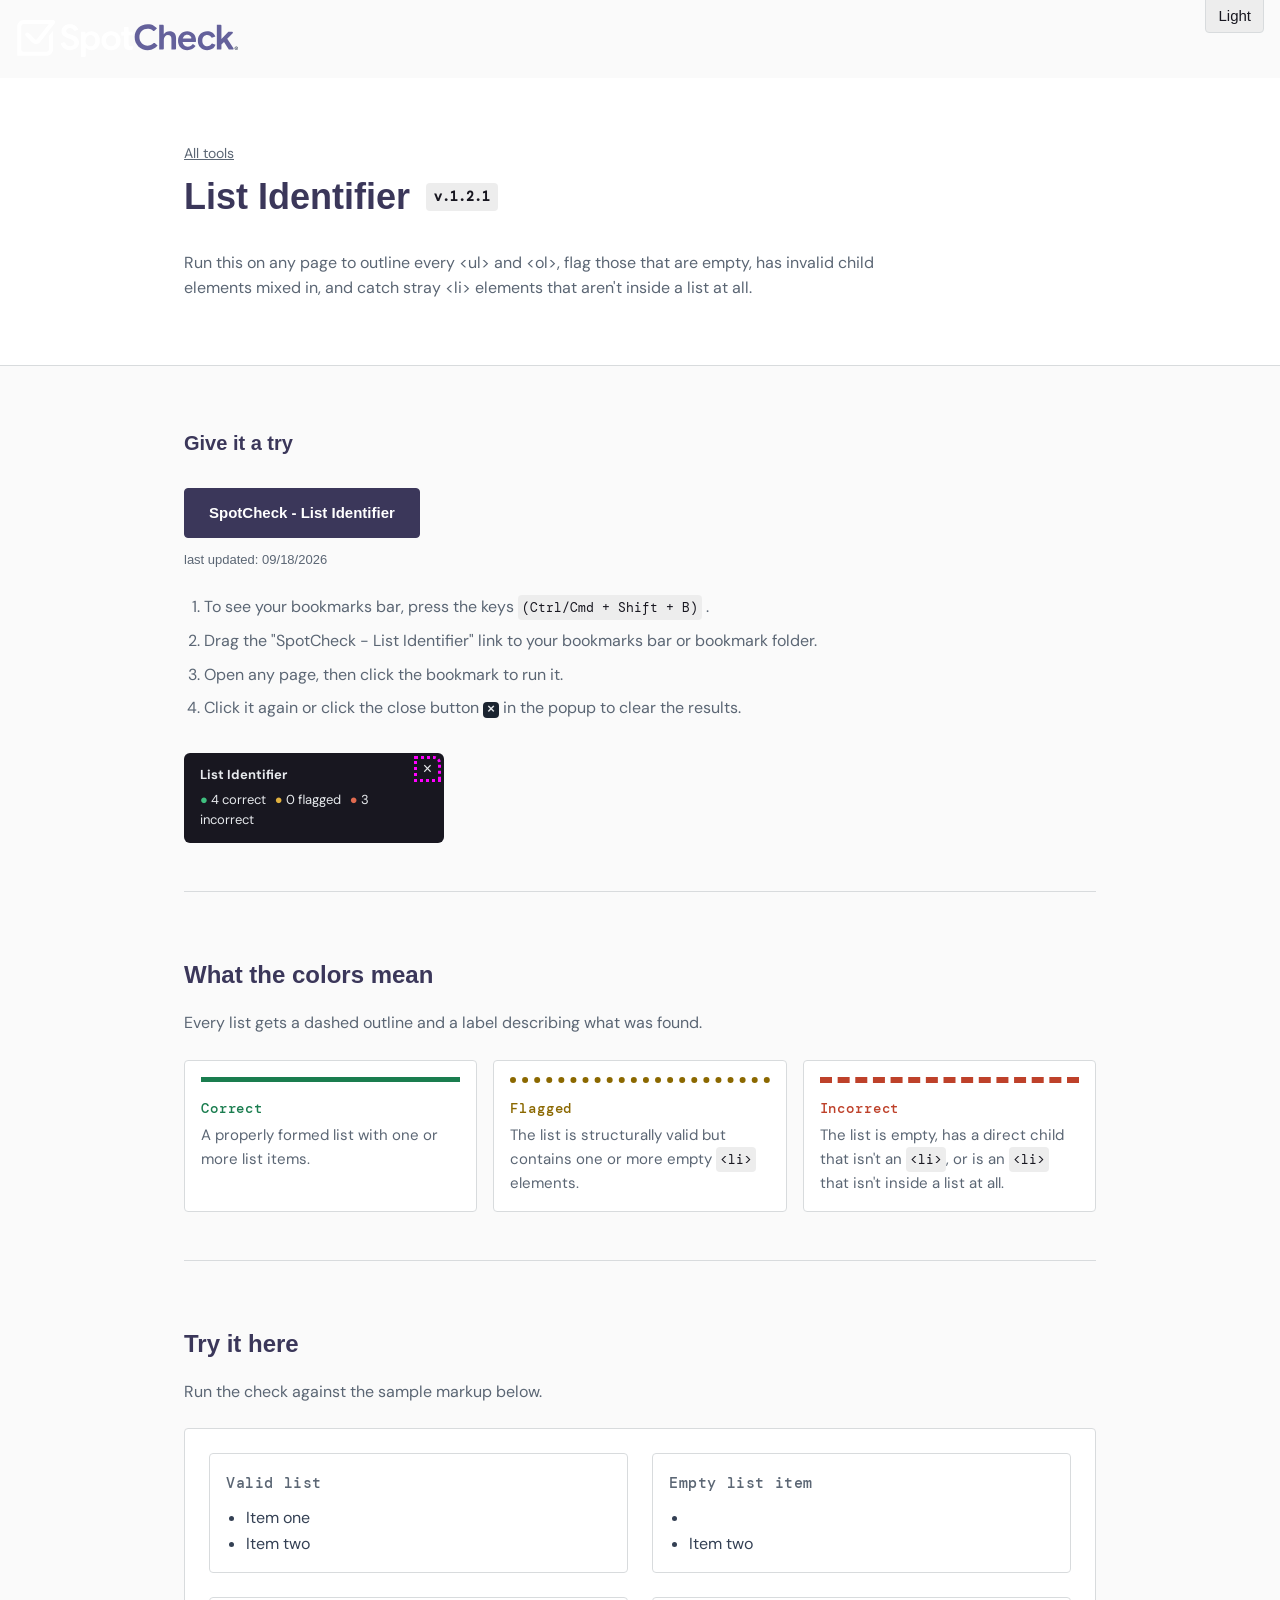
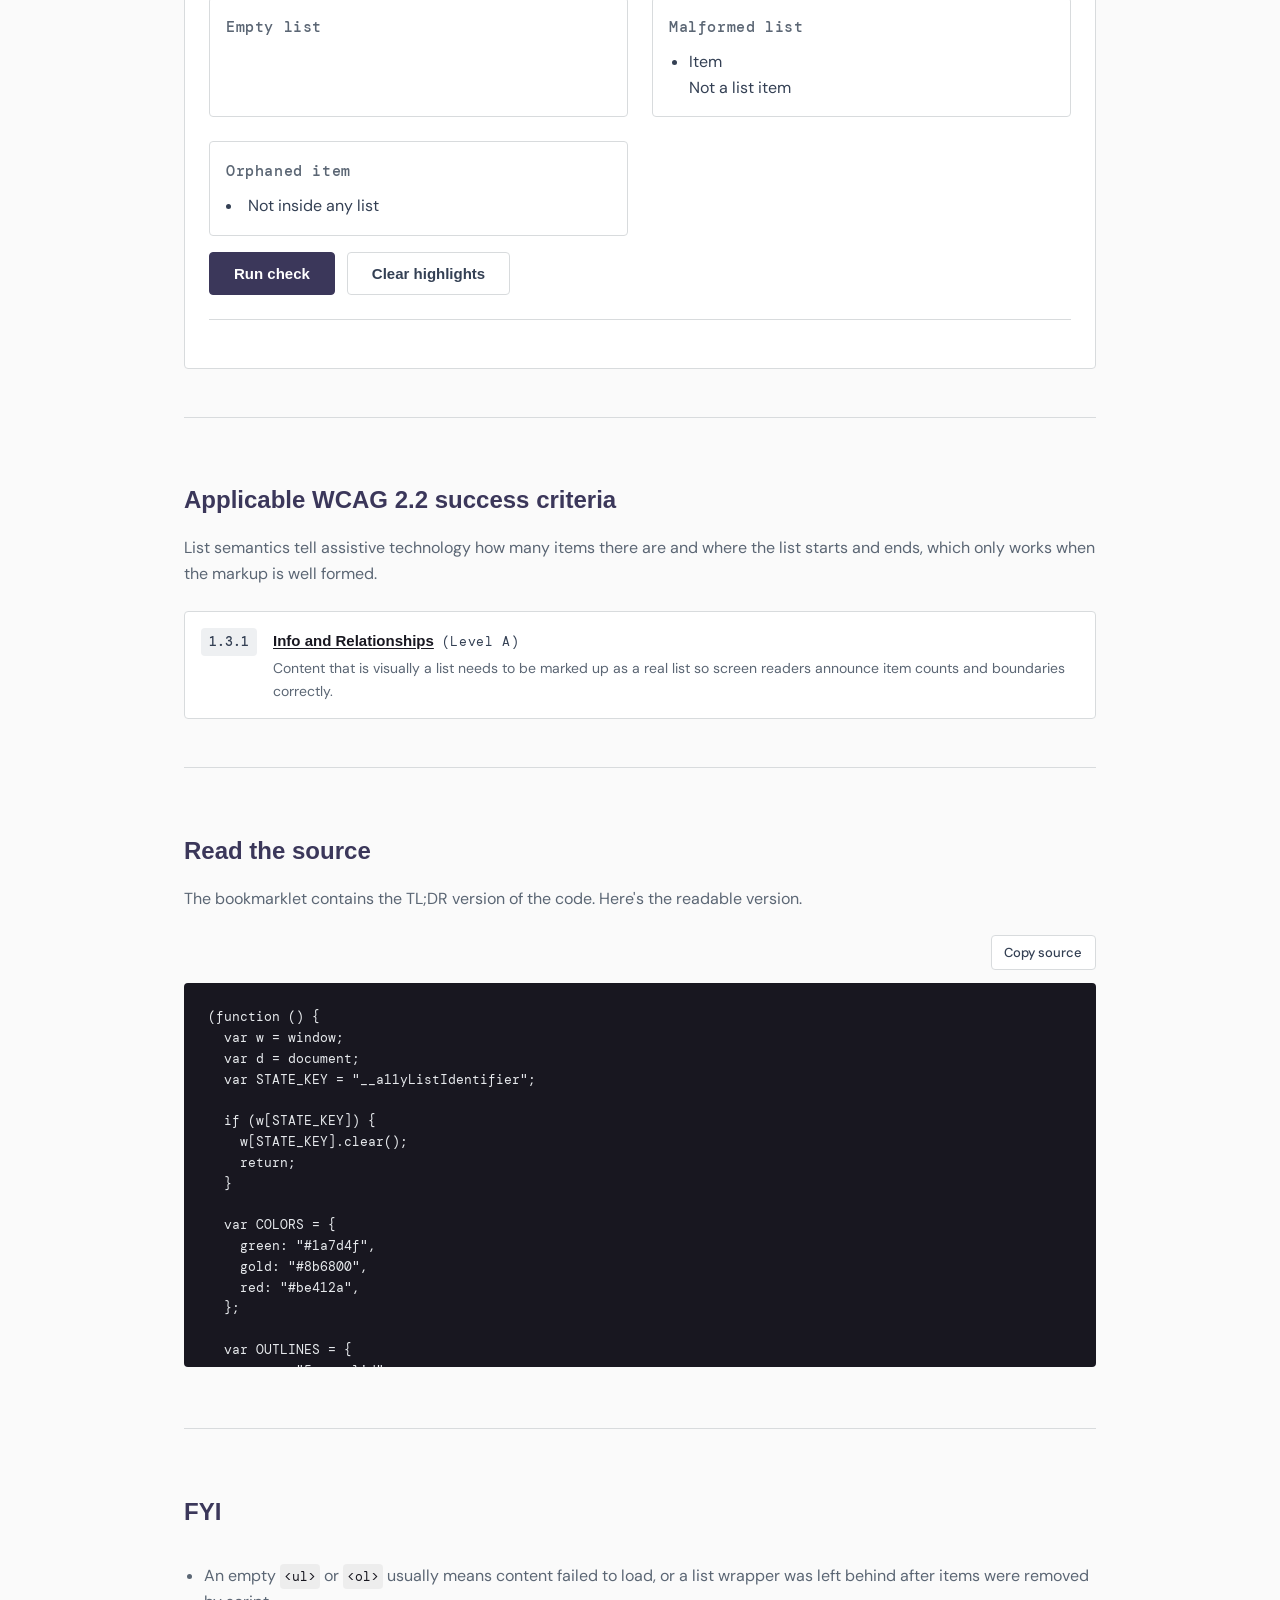
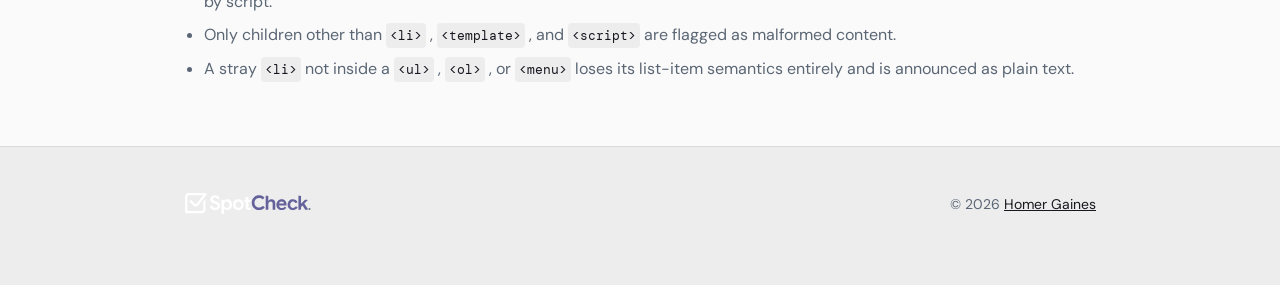
<file: list-identifier.html>
<!doctype html>
<html lang="en">
  <head>
    <meta charset="utf-8" />
    <meta name="viewport" content="width=device-width, initial-scale=1" />
    <title>List Markup Checker Bookmarklet | SpotCheck</title>
    <meta
      name="description"
      content="Flags empty lists, malformed list markup, and list items outside a list."
    />
    <meta property="og:type" content="website" />
    <meta property="og:url" content="https://spotcheck.tools/list-identifier" />
    <meta property="og:site_name" content="SpotCheck" />
    <meta property="og:title" content="List Identifier Bookmarklet" />
    <meta
      property="og:description"
      content="Flags empty lists, malformed list markup, and list items outside a list."
    />
    <meta
      property="og:image"
      content="https://www.spotcheck.tools/img/spotchecktools-share-banner.jpg"
    />
    <meta property="og:image:width" content="1200" />
    <meta property="og:image:height" content="630" />
    <meta
      property="og:image:alt"
      content="SpotCheck logo above the words: an accessibility toolkit."
    />
    <meta property="og:locale" content="en_US" />

    <meta name="twitter:card" content="summary_large_image" />
    <meta name="twitter:title" content="List Identifier Bookmarklet" />
    <meta
      name="twitter:description"
      content="Flags empty lists, malformed list markup, and list items outside a list."
    />
    <meta
      name="twitter:image"
      content="https://www.spotcheck.tools/img/spotchecktools-share-banner.jpg"
    />
    <meta
      name="twitter:image:alt"
      content="SpotCheck logo above the words: an accessibility toolkit."
    />
    <meta name="twitter:creator" content="@xirclebox" />
    <meta name="twitter:site" content="@xirclebox" />
<meta name="color-scheme" content="light dark" />
    <link rel="icon" href="/img/favicon.png" type="image/png" />
    <link rel="canonical" href="https://www.spotcheck.tools/list-identifier" />
    <link rel="preconnect" href="https://fonts.googleapis.com" />
    <link rel="preconnect" href="https://fonts.gstatic.com" crossorigin />
    <link rel="stylesheet" href="bookmarklet.css" />
    <script
      defer
      src="https://cloud.umami.is/script.js"
      data-website-id="f4892d19-de6e-406d-9e85-edab362f1ae8"
      data-domains="spotcheck.tools,www.spotcheck.tools"
    ></script>
    <script>
  const t = localStorage.getItem("__spotcheck_theme") || "system";
  
   if (t === "system") {
    document.documentElement.removeAttribute("data-theme");
  } else {
    document.documentElement.setAttribute("data-theme", t);
  }
</script>
<script defer src="js/theme.js"></script>
  </head>
  <body class="list-identifier">
    <a class="skip-link" href="#main">Skip to content</a>

    <header class="page-header">
      <div id="theme-toggle-container" class="theme-toggle-container"></div>
      <div class="tophat">
        <a href="index.html" class="tophat__link">
          <span class="logo-header" role="img" alt="SpotCheck logo - home"></span></a>
      </div>
      <div class="wrap">
        <a href="index.html" class="bookmarklet-back__link">All tools</a>
        <h1 class="site-header__title">List Identifier <div class="version">v.1.2.1</div></h1>
        <p class="site-header__lede">
          Run this on any page to outline every &lt;ul&gt; and &lt;ol&gt;, flag
          those that are empty, has invalid child elements mixed in, and catch
          stray &lt;li&gt; elements that aren't inside a list at all.
        </p>
      </div>
    </header>

    <main id="main">
      <div class="wrap">
        <section
          aria-labelledby="install-heading"
          class="install-heading__section"
        >
          <h2 id="install-heading" class="section__heading">Give it a try</h2>

          <div class="bookmarklet-row">
            <a
              class="bookmarklet"
              href="javascript:!function()%7Bvar%20e%3Dwindow%2Ct%3Ddocument%2Cn%3D%22__a11yListIdentifier%22%3Bif(e%5Bn%5D)e%5Bn%5D.clear()%3Belse%7Bvar%20r%2Co%2Ci%2Ca%3D%7Bgreen%3A%22%231a7d4f%22%2Cgold%3A%22%238b6800%22%2Cred%3A%22%23be412a%22%7D%2Cl%3D%7Bgreen%3A%225px%20solid%22%2Cgold%3A%226px%20dotted%22%2Cred%3A%225px%20dashed%22%7D%2Cs%3D%7Bgreen%3A%22%233fbf7f%22%2Cgold%3A%22%23e0b84f%22%2Cred%3A%22%23e06a4f%22%7D%2Cd%3D%7Bok%3A%22green%22%2CemptyItems%3A%22gold%22%2Cempty%3A%22red%22%2Cstray%3A%22red%22%2Corphan%3A%22red%22%7D%2Cp%3D%7Bok%3A%22items%22%2CemptyItems%3A%22empty%20%3Cli%3E%22%2Cempty%3A%22empty%20list%22%2Cstray%3A%22non-%3Cli%3E%20content%20as%20a%20direct%20child%22%2Corphan%3A%22not%20inside%20%3Cul%3E%2F%3Col%3E%2F%3Cmenu%3E%22%7D%2Cc%3D%5B%22ok%22%2C%22emptyItems%22%5D%2Cu%3D%22LI%22%2Cf%3D%7BTEMPLATE%3A1%2CSCRIPT%3A1%7D%2Cg%3D%7BUL%3A1%2COL%3A1%2CMENU%3A1%7D%2Ch%3D%22SLOT%22%2Cm%3D%5B%5D%2Cx%3D%7Bgreen%3A0%2Cgold%3A0%2Cred%3A0%7D%2Cy%3Dnull%3BC(%22ul%2Col%22).forEach(function(e)%7Bvar%20t%3Dk(e)%3BL(e%2Ct%2Cfunction(e%2Ct)%7Bvar%20n%3Dw(e)%3Breturn%22emptyItems%22%3D%3D%3Dt%3FA(n).length%3An.length%7D(e%2Ct))%7D)%2CC(u.toLowerCase()).filter(function(e)%7Bvar%20t%2Cn%3D(t%3De).assignedSlot%3Ft.assignedSlot.parentElement%7C%7CE(t.assignedSlot)%3At.parentElement%3Ft.parentElement%3AE(t)%3Breturn!n%7C%7C!g%5Bn.tagName%5D%7D).forEach(function(e)%7BL(e%2C%22orphan%22%2C0)%7D)%2Cr%3Dt.createElement(%22div%22)%2Co%3Dt.createElement(%22strong%22)%2Ci%3Dt.createElement(%22button%22)%2Cr.setAttribute(%22data-a11y-list-check%22%2C%22panel%22)%2Cr.setAttribute(%22role%22%2C%22status%22)%2Cr.style.cssText%3D%5B%22position%3Afixed%22%2C%22right%3A16px%22%2C%22bottom%3A16px%22%2C%22max-width%3A300px%22%2C%22padding%3A12px%2032px%2012px%2016px%22%2C%22border-radius%3A6px%22%2C%22background%3A%23181720%22%2C%22color%3A%23e7eaed%22%2C%22font%3A400%2014px%2F1.5%20Arial%2C%20Helvetica%2C%20%5C%22Helvetica%20Neue%5C%22%2C%20sans-serif%22%2C%22box-shadow%3A0%208px%2024px%20rgba(0%2C0%2C0%2C0.35)%22%2C%22z-index%3A2147483647%22%5D.join(%22%3B%22)%2Co.textContent%3D%22List%20Identifier%22%2Co.style.cssText%3D%22display%3Ablock%3Bmargin-bottom%3A4px%3Bcolor%3A%23fff%22%2Cr.appendChild(o)%2Cr.appendChild(I(%22green%22%2C%22correct%22))%2Cr.appendChild(I(%22gold%22%2C%22flagged%22))%2Cr.appendChild(I(%22red%22%2C%22incorrect%22))%2Ci.type%3D%22button%22%2Ci.textContent%3D%22%C3%97%22%2Ci.setAttribute(%22aria-label%22%2C%22Clear%20the%20list%20results%22)%2Ci.style.cssText%3D%5B%22position%3Aabsolute%22%2C%22top%3A6px%22%2C%22right%3A6px%22%2C%22width%3A24px%22%2C%22height%3A24px%22%2C%22padding%3A2px%206px%22%2C%22border%3Anone%22%2C%22background%3Atransparent%22%2C%22color%3A%23e7eaed%22%2C%22font%3A16px%2F1%20Arial%2C%20Helvetica%2C%20%5C%22Helvetica%20Neue%5C%22%2C%20sans-serif%22%2C%22cursor%3Apointer%22%5D.join(%22%3B%22)%2Ci.addEventListener(%22click%22%2CS)%2Cr.appendChild(i)%2Cy%3Dr%2Ct.body.appendChild(y)%2Ce%5Bn%5D%3D%7Bclear%3AS%7D%7Dfunction%20b(e)%7Breturn(e%7C%7C%22%22).replace(%2F%5Cs%2B%2Fg%2C%22%20%22).trim()%7Dfunction%20v(e)%7Bif(e.tagName%3D%3D%3Dh%26%26e.assignedElements)%7Bvar%20t%3De.assignedElements(%7Bflatten%3A!0%7D)%3Bif(t.length)return%20t%7Dreturn%20Array.prototype.slice.call(e.children)%7Dfunction%20C(e%2Cn)%7Bvar%20r%3D%5B%5D%2Co%3Dnew%20WeakSet%3Breturn%20function%20t(n)%7Bv(n).forEach(function(n)%7Bo.has(n)%7C%7C(o.add(n)%2Cn.matches(e)%26%26r.push(n)%2Cn.shadowRoot%3Ft(n.shadowRoot)%3At(n))%7D)%7D(n%7C%7Ct.body)%2Cr%7Dfunction%20E(e)%7Bvar%20t%3De.getRootNode%3Fe.getRootNode()%3Anull%3Breturn%20t%26%26t.host%3Ft.host%3Anull%7Dfunction%20N(e)%7Bvar%20t%3D%5B%5D%3Breturn%20v(e).forEach(function(e)%7Be.tagName!%3D%3Dh%3Ft.push(e)%3At%3Dt.concat(v(e))%7D)%2Ct%7Dfunction%20w(e)%7Breturn%20N(e).filter(function(e)%7Breturn%20e.tagName%3D%3D%3Du%7D)%7Dfunction%20A(e)%7Breturn%20e.filter(function(e)%7Breturn!b(e.textContent)%26%26!e.children.length%7D)%7Dfunction%20k(e)%7Bvar%20t%3Dw(e)%3Breturn%20t.length%3Ffunction(e)%7Breturn%20N(e).filter(function(e)%7Breturn%20e.tagName!%3D%3Du%26%26!f%5Be.tagName%5D%7D)%7D(e).length%7C%7Cfunction(e)%7Breturn%20Array.prototype.slice.call(e.childNodes).some(function(e)%7Breturn%203%3D%3D%3De.nodeType%26%26b(e.textContent)%7D)%7D(e)%3F%22stray%22%3AA(t).length%3F%22emptyItems%22%3A%22ok%22%3A%22empty%22%7Dfunction%20T(e%2Cn%2Cr)%7Bvar%20o%3Dt.createElement(%22div%22)%3Breturn%20o.setAttribute(%22data-a11y-list-check%22%2C%22badge%22)%2Co.setAttribute(%22aria-hidden%22%2C%22true%22)%2Co.textContent%3Dfunction(e%2Ct%2Cn)%7Bvar%20r%3De.tagName.toLowerCase()%3Breturn-1%3D%3D%3Dc.indexOf(t)%3Fr%2B%22%3A%20%22%2Bp%5Bt%5D%3Ar%2B%22%3A%20%22%2Bn%2B%22%20%22%2Bp%5Bt%5D%7D(e%2Cn%2Cr)%2Co.style.cssText%3D%5B%22position%3Aabsolute%22%2C%22top%3A0%22%2C%22left%3A0%22%2C%22transform%3AtranslateY(-100%25)%22%2C%22max-width%3Amin(90vw%2C%2024rem)%22%2C%22padding%3A4px%208px%22%2C%22border-radius%3A4px%22%2C%22background%3A%22%2Ba%5Bd%5Bn%5D%5D%2C%22color%3A%23fff%22%2C%22font%3A500%2016px%2F1.2%20Arial%2C%20Helvetica%2C%20%5C%22Helvetica%20Neue%5C%22%2C%20sans-serif%22%2C%22z-index%3A2147483646%22%2C%22pointer-events%3Anone%22%2C%22white-space%3Anowrap%22%5D.join(%22%3B%22)%2Co%7Dfunction%20L(e%2Ct%2Cn)%7Bvar%20r%3Dd%5Bt%5D%2Co%3D%7Bel%3Ae%2Coutline%3Ae.style.outline%2Coffset%3Ae.style.outlineOffset%2Cposition%3Ae.style.position%2Cbadge%3AT(e%2Ct%2Cn)%7D%3Bx%5Br%5D%2B%3D1%2Ce.style.outline%3Dl%5Br%5D%2B%22%20%22%2Ba%5Br%5D%2Ce.style.outlineOffset%3D%223px%22%2C%22static%22%3D%3D%3DgetComputedStyle(e).position%26%26(e.style.position%3D%22relative%22)%2Ce.insertBefore(o.badge%2Ce.firstChild)%2Cm.push(o)%7Dfunction%20I(e%2Cn)%7Bvar%20r%3Dt.createElement(%22p%22)%2Co%3Dt.createElement(%22span%22)%3Breturn%20r.style.cssText%3D%22margin%3A0%3Bpadding%3A0%3Bcolor%3A%23fff%22%2Co.textContent%3D%22%E2%97%8F%22%2Co.style.cssText%3D%22color%3A%22%2Bs%5Be%5D%2B%22%3Bmargin-right%3A6px%22%2Cr.appendChild(o)%2Cr.appendChild(t.createTextNode(x%5Be%5D%2B%22%20%22%2Bn))%2Cr%7Dfunction%20S()%7Bm.forEach(function(e)%7Be.el.style.outline%3De.outline%2Ce.el.style.outlineOffset%3De.offset%2Ce.el.style.position%3De.position%2Cb(e.el.getAttribute(%22style%22))%7C%7Ce.el.removeAttribute(%22style%22)%2Ce.badge.parentNode%26%26e.badge.parentNode.removeChild(e.badge)%7D)%2Cm%3D%5B%5D%2Cy%26%26y.parentNode%26%26y.parentNode.removeChild(y)%2Cy%3Dnull%2Cdelete%20e%5Bn%5D%7D%7D()%3B"
              onclick="return false;"
              data-bookmarklet="list-identifier"
              >SpotCheck - List Identifier</a
            >
            <p class="updated-on">last updated: 09/18/2026</p>
          </div>
          <ol class="steps">
            <li>
              To see your bookmarks bar, press the keys
              <code class="helper-text">(Ctrl/Cmd + Shift + B)</code>
              .
            </li>
            <li>
              Drag the "SpotCheck - List Identifier" link to your bookmarks bar
              or bookmark folder.
            </li>
            <li>Open any page, then click the bookmark to run it.</li>
            <li>
              Click it again or click the close button
              <pre class="example-close-button" aria-hidden="true">×</pre>
              in the popup to clear the results.
            </li>
          </ol>
          <div class="results-popup-example-container">
            <!-- <p>
              Example of the popup that will appear in the bottom right corner
              of your browser with a summary of the results.
            </p> -->
            <div class="results-popup-example" id="example-popup">
              <strong style="display: block; margin-bottom: 4px"
                >List Identifier</strong
              ><span style="color: #3fbf7f">●</span> 4 correct &nbsp;
              <span style="color: #e0b03f">●</span> 0 flagged &nbsp;
              <span style="color: #e06a4f">●</span> 3 incorrect
              <button
                id="fadeOut"
                type="button"
                class="results-popup-example-close-button"
                aria-label="example of the close button"
              >
                ×
              </button>
            </div>
          </div>
        </section>

        <section aria-labelledby="legend-heading">
          <h2 id="legend-heading">What the colors mean</h2>
          <p class="section-intro">
            Every list gets a dashed outline and a label describing what was
            found.
          </p>
          <div class="legend">
            <div class="legend__item legend__item--green">
              <span class="legend__item-swatch" aria-hidden="true"></span>
              <span class="legend__item-label">Correct</span>
              <p class="legend__item-body">
                A properly formed list with one or more list items.
              </p>
            </div>
            <div class="legend__item legend__item--gold">
              <span class="legend__item-swatch" aria-hidden="true"></span>
              <span class="legend__item-label">Flagged</span>
              <p class="legend__item-body">
                The list is structurally valid but contains one or more empty
                <code class="helper-text">&lt;li&gt;</code> elements.
              </p>
            </div>
            <div class="legend__item legend__item--red">
              <span class="legend__item-swatch" aria-hidden="true"></span>
              <span class="legend__item-label">Incorrect</span>
              <p class="legend__item-body">
                The list is empty, has a direct child that isn't an
                <code class="helper-text">&lt;li&gt;</code>, or is an
                <code class="helper-text">&lt;li&gt;</code> that isn't inside a
                list at all.
              </p>
            </div>
          </div>
        </section>

        <section aria-labelledby="demo-heading">
          <h2 id="demo-heading">Try it here</h2>
          <p class="section-intro">
            Run the check against the sample markup below.
          </p>
          <div class="demo">
            <div class="demo__stage" id="demo-stage">
              <div class="demo__sample">
                <div class="demo__group">
                  <h3 class="demo__group__heading">Valid list</h3>
                  <ul>
                    <li>Item one</li>
                    <li>Item two</li>
                  </ul>
                </div>
                <div class="demo__group">
                  <h3 class="demo__group__heading">Empty list item</h3>
                  <ul>
                    <li></li>
                    <li>Item two</li>
                  </ul>
                </div>
                <div class="demo__group">
                  <h3 class="demo__group__heading">Empty list</h3>
                  <ul></ul>
                </div>
                <div class="demo__group">
                  <h3 class="demo__group__heading">Malformed list</h3>
                  <ul>
                    <li>Item</li>
                    <div>Not a list item</div>
                  </ul>
                </div>
                <div class="demo__group">
                  <h3 class="demo__group__heading">Orphaned item</h3>
                  <li>Not inside any list</li>
                </div>
              </div>
            </div>
            <div class="demo__controls">
              <button type="button" class="button button" id="demo-run">
                Run check
              </button>
              <button
                type="button"
                class="button button--outline"
                id="demo-clear"
              >
                Clear highlights
              </button>
            </div>
            <div
              class="demo__results"
              id="demo-results"
              aria-live="polite"
            ></div>
          </div>
        </section>

        <section aria-labelledby="criteria-heading">
          <h2 id="criteria-heading">Applicable WCAG 2.2 success criteria</h2>
          <p class="section-intro">
            List semantics tell assistive technology how many items there are
            and where the list starts and ends, which only works when the markup
            is well formed.
          </p>
          <ul class="criteria">
            <li class="criteria__item">
              <span class="criteria__number">1.3.1</span>
              <div class="criteria__body">
                <a
                  class="criteria__link"
                  href="https://www.w3.org/WAI/WCAG22/Understanding/info-and-relationships"
                  target="_blank"
                  rel="noopener noreferrer"
                  >Info and Relationships</a
                ><span class="criteria__level">(Level A)</span>
                <p class="criteria__desc">
                  Content that is visually a list needs to be marked up as a
                  real list so screen readers announce item counts and
                  boundaries correctly.
                </p>
              </div>
            </li>
          </ul>
        </section>

        <section aria-labelledby="source-heading">
          <h2 id="source-heading">Read the source</h2>
          <p class="section-intro">
            The bookmarklet contains the TL;DR version of the code. Here's the
            readable version.
          </p>
          <div class="source__actions">
            <button type="button" class="button copy-button" id="copy-source">
              Copy source
            </button>
          </div>
          <pre class="source__code" id="source-code" tabindex="0">
(function () {
  var w = window;
  var d = document;
  var STATE_KEY = "__a11yListIdentifier";

  if (w[STATE_KEY]) {
    w[STATE_KEY].clear();
    return;
  }

  var COLORS = {
    green: "#1a7d4f",
    gold: "#8b6800",
    red: "#be412a",
  };

  var OUTLINES = {
    green: "5px solid",
    gold: "6px dotted",
    red: "5px dashed",
  };

  var OUTLINE_OFFSET = "3px";

  var DOTS = {
    green: "#3fbf7f",
    gold: "#e0b84f",
    red: "#e06a4f",
  };

  var LEVELS = {
    ok: "green",
    emptyItems: "gold",
    empty: "red",
    stray: "red",
    orphan: "red",
  };

  var BADGES = {
    ok: "items",
    emptyItems: "empty <li>",
    empty: "empty list",
    stray: "non-<li> content as a direct child",
    orphan: "not inside <ul>/<ol>/<menu>",
  };

  var COUNTED_KINDS = ["ok", "emptyItems"];

  var LIST_SELECTOR = "ul,ol";
  var ITEM_TAG = "LI";
  var IGNORED_CHILD_TAGS = { TEMPLATE: 1, SCRIPT: 1 };
  var LIST_PARENT_TAGS = { UL: 1, OL: 1, MENU: 1 };
  var TEXT_NODE = 3;

  var SLOT_TAG = "SLOT";

  var records = [];
  var counts = { green: 0, gold: 0, red: 0 };
  var panel = null;

  function normalize(value) {
    return (value || "").replace(/\s+/g, " ").trim();
  }

  function flatChildren(node) {
    if (node.tagName === SLOT_TAG && node.assignedElements) {
      var assigned = node.assignedElements({ flatten: true });
      if (assigned.length) {
        return assigned;
      }
    }
    return Array.prototype.slice.call(node.children);
  }

  function deepQuery(selector, root) {
    var found = [];
    var seen = new WeakSet();

    function walk(node) {
      flatChildren(node).forEach(function (el) {
        if (seen.has(el)) {
          return;
        }
        seen.add(el);
        if (el.matches(selector)) {
          found.push(el);
        }
        if (el.shadowRoot) {
          walk(el.shadowRoot);
          return;
        }
        walk(el);
      });
    }

    walk(root || d.body);
    return found;
  }

  function hostOf(node) {
    var root = node.getRootNode ? node.getRootNode() : null;
    return root && root.host ? root.host : null;
  }

  function flatParentOf(el) {
    if (el.assignedSlot) {
      return el.assignedSlot.parentElement || hostOf(el.assignedSlot);
    }
    if (el.parentElement) {
      return el.parentElement;
    }
    return hostOf(el);
  }

  function childrenOf(el) {
    var found = [];

    flatChildren(el).forEach(function (child) {
      if (child.tagName === SLOT_TAG) {
        found = found.concat(flatChildren(child));
        return;
      }
      found.push(child);
    });
    return found;
  }

  function itemsOf(list) {
    return childrenOf(list).filter(function (child) {
      return child.tagName === ITEM_TAG;
    });
  }

  function strayElements(list) {
    return childrenOf(list).filter(function (child) {
      return child.tagName !== ITEM_TAG && !IGNORED_CHILD_TAGS[child.tagName];
    });
  }

  function hasStrayText(list) {
    return Array.prototype.slice.call(list.childNodes).some(function (node) {
      return node.nodeType === TEXT_NODE && normalize(node.textContent);
    });
  }

  function emptyItems(items) {
    return items.filter(function (item) {
      return !normalize(item.textContent) && !item.children.length;
    });
  }

  function classifyList(list) {
    var items = itemsOf(list);

    if (!items.length) {
      return "empty";
    }
    if (strayElements(list).length || hasStrayText(list)) {
      return "stray";
    }
    if (emptyItems(items).length) {
      return "emptyItems";
    }
    return "ok";
  }

  function countFor(list, kind) {
    var items = itemsOf(list);
    return kind === "emptyItems" ? emptyItems(items).length : items.length;
  }

  function labelFor(el, kind, count) {
    var tag = el.tagName.toLowerCase();
    if (COUNTED_KINDS.indexOf(kind) === -1) {
      return tag + ": " + BADGES[kind];
    }
    return tag + ": " + count + " " + BADGES[kind];
  }

  function makeBadge(el, kind, count) {
    var badge = d.createElement("div");

    badge.setAttribute("data-a11y-list-check", "badge");
    badge.setAttribute("aria-hidden", "true");
    badge.textContent = labelFor(el, kind, count);
    badge.style.cssText = [
      "position:absolute",
      "top:0",
      "left:0",
      "transform:translateY(-100%)",
      "max-width:min(90vw, 24rem)",
      "padding:4px 8px",
      "border-radius:4px",
      "background:" + COLORS[LEVELS[kind]],
      "color:#fff",
      'font:500 16px/1.2 Arial, Helvetica, "Helvetica Neue", sans-serif',
      "z-index:2147483646",
      "pointer-events:none",
      "white-space:nowrap",
    ].join(";");
    return badge;
  }

  function mark(el, kind, count) {
    var color = LEVELS[kind];
    var record = {
      el: el,
      outline: el.style.outline,
      offset: el.style.outlineOffset,
      position: el.style.position,
      badge: makeBadge(el, kind, count),
    };

    counts[color] += 1;
    el.style.outline = OUTLINES[color] + " " + COLORS[color];
    el.style.outlineOffset = OUTLINE_OFFSET;
    if (getComputedStyle(el).position === "static") {
      el.style.position = "relative";
    }
    el.insertBefore(record.badge, el.firstChild);
    records.push(record);
  }

  function makeCountLine(color, word) {
    var line = d.createElement("p");
    var dot = d.createElement("span");

    line.style.cssText = "margin:0;padding:0;color:#fff";
    dot.textContent = "\u25cf";
    dot.style.cssText = "color:" + DOTS[color] + ";margin-right:6px";
    line.appendChild(dot);
    line.appendChild(d.createTextNode(counts[color] + " " + word));
    return line;
  }

  function makePanel() {
    var wrapper = d.createElement("div");
    var heading = d.createElement("strong");
    var close = d.createElement("button");

    wrapper.setAttribute("data-a11y-list-check", "panel");
    wrapper.setAttribute("role", "status");
    wrapper.style.cssText = [
      "position:fixed",
      "right:16px",
      "bottom:16px",
      "max-width:300px",
      "padding:12px 32px 12px 16px",
      "border-radius:6px",
      "background:#181720",
      "color:#e7eaed",
      'font:400 14px/1.5 Arial, Helvetica, "Helvetica Neue", sans-serif',
      "box-shadow:0 8px 24px rgba(0,0,0,0.35)",
      "z-index:2147483647",
    ].join(";");

    heading.textContent = "List Identifier";
    heading.style.cssText = "display:block;margin-bottom:4px;color:#fff";
    wrapper.appendChild(heading);

    wrapper.appendChild(makeCountLine("green", "correct"));
    wrapper.appendChild(makeCountLine("gold", "flagged"));
    wrapper.appendChild(makeCountLine("red", "incorrect"));

    close.type = "button";
    close.textContent = "\u00d7";
    close.setAttribute("aria-label", "Clear the list results");
    close.style.cssText = [
      "position:absolute",
      "top:6px",
      "right:6px",
      "width:24px",
      "height:24px",
      "padding:2px 6px",
      "border:none",
      "background:transparent",
      "color:#e7eaed",
      'font:16px/1 Arial, Helvetica, "Helvetica Neue", sans-serif',
      "cursor:pointer",
    ].join(";");
    close.addEventListener("click", clear);
    wrapper.appendChild(close);

    return wrapper;
  }

  function clear() {
    records.forEach(function (record) {
      record.el.style.outline = record.outline;
      record.el.style.outlineOffset = record.offset;
      record.el.style.position = record.position;
      if (!normalize(record.el.getAttribute("style"))) {
        record.el.removeAttribute("style");
      }
      if (record.badge.parentNode) {
        record.badge.parentNode.removeChild(record.badge);
      }
    });
    records = [];
    if (panel && panel.parentNode) {
      panel.parentNode.removeChild(panel);
    }
    panel = null;
    delete w[STATE_KEY];
  }

  function isOrphanItem(item) {
    var parent = flatParentOf(item);
    return !parent || !LIST_PARENT_TAGS[parent.tagName];
  }

  deepQuery(LIST_SELECTOR).forEach(function (list) {
    var kind = classifyList(list);
    mark(list, kind, countFor(list, kind));
  });

  deepQuery(ITEM_TAG.toLowerCase())
    .filter(isOrphanItem)
    .forEach(function (item) {
      mark(item, "orphan", 0);
    });

  panel = makePanel();
  d.body.appendChild(panel);
  w[STATE_KEY] = { clear: clear };
})();
            </pre
          >
        </section>

        <section aria-labelledby="notes-heading">
          <h2 id="notes-heading">FYI</h2>
          <ul class="notes">
            <li>
              An empty
              <code class="helper-text">&lt;ul&gt;</code>
              or
              <code class="helper-text">&lt;ol&gt;</code>
              usually means content failed to load, or a list wrapper was left
              behind after items were removed by script.
            </li>
            <li>
              Only children other than
              <code class="helper-text">&lt;li&gt;</code>
              ,
              <code class="helper-text">&lt;template&gt;</code>
              , and
              <code class="helper-text">&lt;script&gt;</code>
              are flagged as malformed content.
            </li>
            <li>
              A stray
              <code class="helper-text">&lt;li&gt;</code>
              not inside a
              <code class="helper-text">&lt;ul&gt;</code>
              ,
              <code class="helper-text">&lt;ol&gt;</code>
              , or
              <code class="helper-text">&lt;menu&gt;</code>
              loses its list-item semantics entirely and is announced as plain
              text.
            </li>
          </ul>
        </section>
      </div>
    </main>

    <footer class="site-footer">
      <div class="wrap">
        <p>
          <a href="index.html">
            <span class="logo-footer" role="img" alt="SpotCheck logo - home"></span></a>
        </p>

        <p>
          &copy; 2026
          <a
            href="https://www.homergaines.com"
            rel="noopener noreferrer"
            target="_blank"
            >Homer Gaines</a
          >
        </p>
      </div>
    </footer>
    <script src="js/list-id.js"></script>
    <script src="js/play.js"></script>
  </body>
</html>
</file>
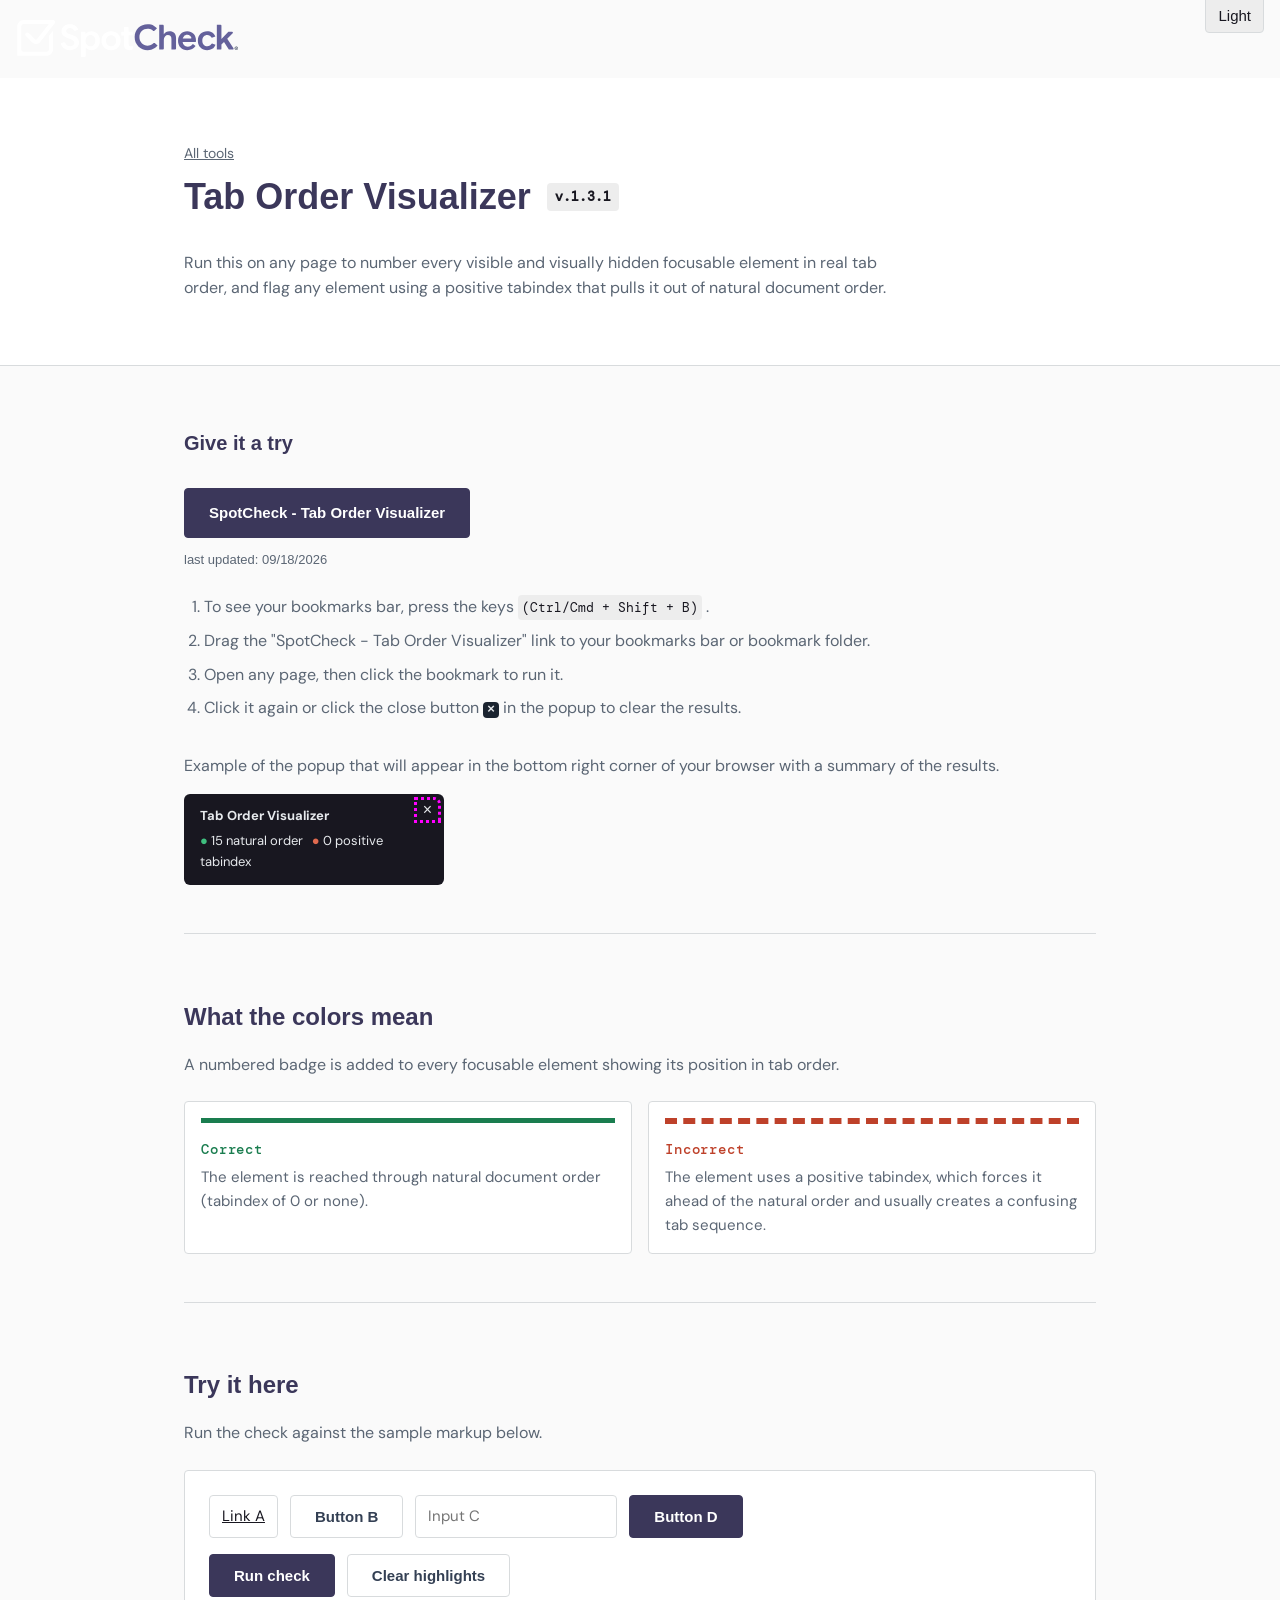
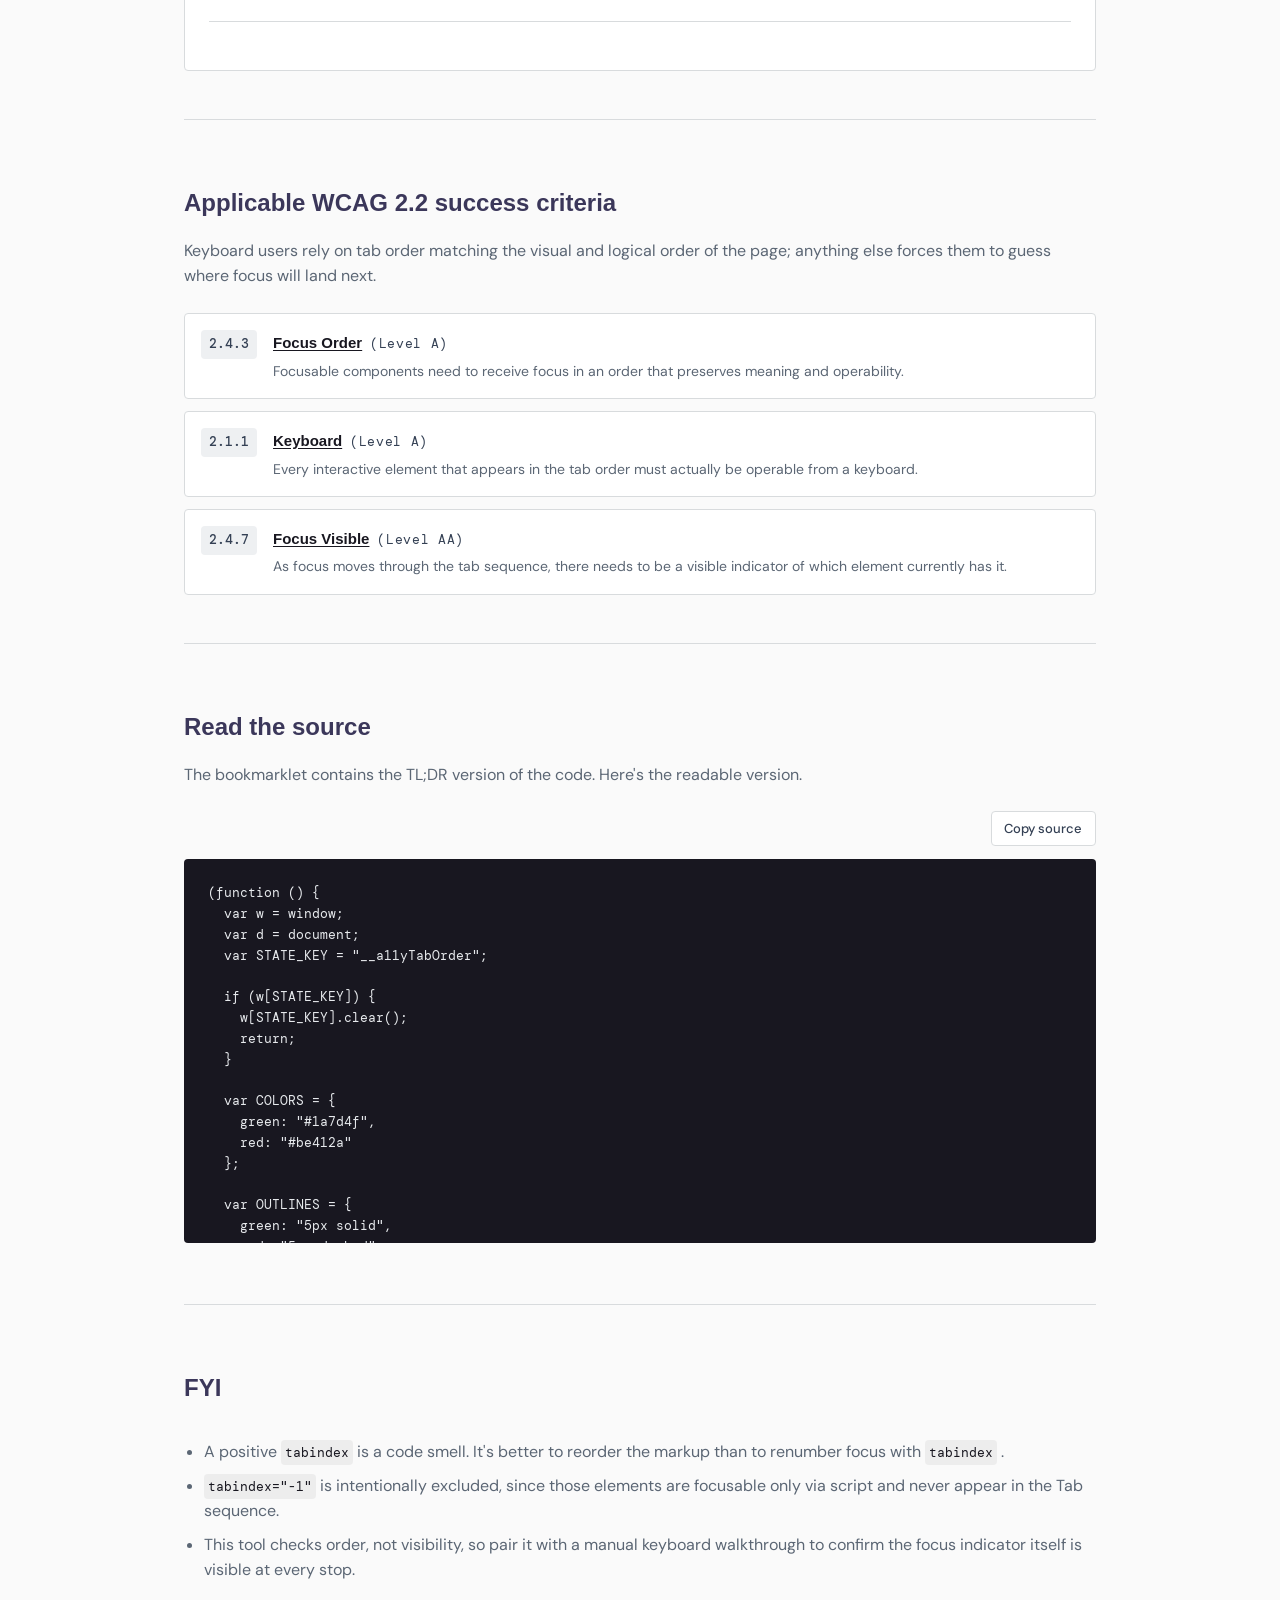
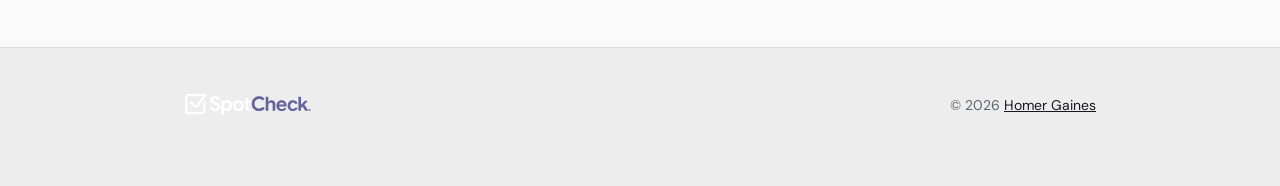
<file: tab-order-visualizer.html>
<!doctype html>
<html lang="en">
  <head>
    <meta charset="utf-8" />
    <meta name="viewport" content="width=device-width, initial-scale=1" />
    <title>Tab Order Visualizer Bookmarklet | SpotCheck</title>
    <meta
      name="description"
      content="Numbers every focusable element in the order the Tab key will actually visit them."
    />
    <meta property="og:type" content="website" />
    <meta
      property="og:url"
      content="https://spotcheck.tools/tab-order-visualizer"
    />
    <meta property="og:site_name" content="SpotCheck" />
    <meta property="og:title" content="Tab Order Visualizer Bookmarklet" />
    <meta
      property="og:description"
      content="Numbers every focusable element in the order the Tab key will actually visit them."
    />
    <meta
      property="og:image"
      content="https://www.spotcheck.tools/img/spotchecktools-share-banner.jpg"
    />
    <meta property="og:image:width" content="1200" />
    <meta property="og:image:height" content="630" />
    <meta
      property="og:image:alt"
      content="SpotCheck logo above the words: an accessibility toolkit."
    />
    <meta property="og:locale" content="en_US" />

    <meta name="twitter:card" content="summary_large_image" />
    <meta name="twitter:title" content="Tab Order Visualizer Bookmarklet" />
    <meta
      name="twitter:description"
      content="Numbers every focusable element in the order the Tab key will actually visit them."
    />
    <meta
      name="twitter:image"
      content="https://www.spotcheck.tools/img/spotchecktools-share-banner.jpg"
    />
    <meta
      name="twitter:image:alt"
      content="SpotCheck logo above the words: an accessibility toolkit."
    />
    <meta name="twitter:creator" content="@xirclebox" />
    <meta name="twitter:site" content="@xirclebox" />
    <meta name="color-scheme" content="light dark" />
    <link
      rel="canonical"
      href="https://www.spotcheck.tools/tab-order-visualizer"
    />
    <link rel="icon" href="/img/favicon.png" type="image/png" />
    <link rel="preconnect" href="https://fonts.googleapis.com" />
    <link rel="preconnect" href="https://fonts.gstatic.com" crossorigin />
    <link rel="stylesheet" href="bookmarklet.css" />
    <script
      defer
      src="https://cloud.umami.is/script.js"
      data-website-id="f4892d19-de6e-406d-9e85-edab362f1ae8"
      data-domains="spotcheck.tools,www.spotcheck.tools"
    ></script>
    <script>
      const t = localStorage.getItem("__spotcheck_theme") || "system";

      if (t === "system") {
        document.documentElement.removeAttribute("data-theme");
      } else {
        document.documentElement.setAttribute("data-theme", t);
      }
    </script>
    <script defer src="js/theme.js"></script>
  </head>
  <body class="tab-order">
    <a class="skip-link" href="#main">Skip to content</a>

    <header class="page-header">
      <div id="theme-toggle-container" class="theme-toggle-container"></div>
      <div class="tophat">
        <a href="index.html" class="tophat__link">
          <span
            class="logo-header"
            role="img"
            alt="SpotCheck logo - home"
          ></span
        ></a>
      </div>
      <div class="wrap">
        <a href="index.html" class="bookmarklet-back__link">All tools</a>
        <h1 class="site-header__title">
          Tab Order Visualizer
          <div class="version">v.1.3.1</div>
        </h1>
        <p class="site-header__lede">
          Run this on any page to number every visible and visually hidden
          focusable element in real tab order, and flag any element using a
          positive tabindex that pulls it out of natural document order.
        </p>
      </div>
    </header>

    <main id="main">
      <div class="wrap">
        <section
          aria-labelledby="install-heading"
          class="install-heading__section"
        >
          <h2 id="install-heading" class="section__heading">Give it a try</h2>

          <div class="bookmarklet-row">
            <a
              class="bookmarklet"
              href="javascript:!function()%7Bvar%20e%3Dwindow%2Ct%3Ddocument%2Cn%3D%22__a11yTabOrder%22%3Bif(e%5Bn%5D)e%5Bn%5D.clear()%3Belse%7Bvar%20o%2Ci%2Cr%2Ca%3D%7Bgreen%3A%22%231a7d4f%22%2Cred%3A%22%23be412a%22%7D%2Cl%3D%7Bgreen%3A%225px%20solid%22%2Cred%3A%225px%20dashed%22%7D%2Cs%3D%7Bgreen%3A%22%233fbf7f%22%2Cred%3A%22%23e06a4f%22%7D%2Cd%3D%7Bnatural%3A%22green%22%2Cpositive%3A%22red%22%7D%2Cu%3D%7BINPUT%3A1%2CTEXTAREA%3A1%2CSELECT%3A1%2CIMG%3A1%7D%2Cp%3D%5B%5D%2Cc%3D%7Bgreen%3A0%2Cred%3A0%2Cclosed%3A0%7D%2Cf%3Dnull%3B(function%20e(t%2Cn)%7Breturn%20t.forEach(function(t)%7Bt.el%26%26n.push(t)%2Ct.sub%26%26e(t.sub%2Cn)%7D)%2Cn%7D)(m(function%20t(n%2Co%2Ci)%7Bvar%20r%3D%5B%5D%3Breturn%20function%20n(a)%7B(function(e)%7Bif(%22SLOT%22%3D%3D%3De.tagName%26%26e.assignedElements)%7Bvar%20t%3De.assignedElements(%7Bflatten%3A!0%7D)%3Bif(t.length)return%20t%7Dreturn%20Array.prototype.slice.call(e.children)%7D)(a).forEach(function(a)%7Bif(-1%3D%3D%3Di.indexOf(a))%7Bi.push(a)%3Bvar%20l%3Dnull%3Bh(a)%26%26(l%3D%7Bel%3Aa%2CtabIndex%3Aa.tabIndex%2Chost%3Ao%2Csub%3Anull%7D%2Cr.push(l))%3Bvar%20s%3Da.shadowRoot%3Bif(s)%7Bvar%20d%3Dm(t(s%2Ca%2Ci))%3Breturn%20s.delegatesFocus%26%26l%26%26d.length%26%26(r.splice(r.indexOf(l)%2C1)%2Cl%3Dnull)%2Cvoid(d.length%26%26(l%3Fl.sub%3Dd%3Ar.push(%7Bel%3Anull%2CtabIndex%3Aa.tabIndex%3E0%3Fa.tabIndex%3A0%2Chost%3Ao%2Csub%3Ad%7D)))%7D!function(t)%7Breturn%20function(e)%7Breturn-1!%3D%3De.tagName.indexOf(%22-%22)%7D(t)%26%26!t.shadowRoot%26%26!t.children.length%26%26!(!e.customElements%7C%7C!e.customElements.get(t.localName))%7D(a)%3Fn(a)%3Ac.closed%2B%3D1%7D%7D)%7D(n)%2Cr%7D(t.body%2Cnull%2C%5B%5D))%2C%5B%5D).forEach(function(e%2Ct)%7BE(e%2Ct%2B1)%7D)%2Co%3Dt.createElement(%22div%22)%2Ci%3Dt.createElement(%22strong%22)%2Cr%3Dt.createElement(%22button%22)%2Co.setAttribute(%22data-a11y-tab-check%22%2C%22panel%22)%2Co.setAttribute(%22role%22%2C%22status%22)%2Co.style.cssText%3D%5B%22position%3Afixed%22%2C%22right%3A16px%22%2C%22bottom%3A16px%22%2C%22max-width%3A300px%22%2C%22padding%3A12px%2032px%2012px%2016px%22%2C%22border-radius%3A6px%22%2C%22background%3A%23181720%22%2C%22color%3A%23e7eaed%22%2C%22font%3A400%2014px%2F1.5%20Arial%2C%20Helvetica%2C%20%5C%22Helvetica%20Neue%5C%22%2C%20sans-serif%22%2C%22box-shadow%3A0%208px%2024px%20rgba(0%2C0%2C0%2C0.35)%22%2C%22z-index%3A2147483647%22%5D.join(%22%3B%22)%2Ci.textContent%3D%22Tab%20Order%20Visualizer%22%2Ci.style.cssText%3D%22display%3Ablock%3Bmargin-bottom%3A4px%3Bcolor%3A%23fff%22%2Co.appendChild(i)%2Co.appendChild(N(%22green%22%2C%22natural%20order%22))%2Co.appendChild(N(%22red%22%2C%22positive%20tabindex%22))%2Co.appendChild(A(x(c.green%2Bc.red%2C%22tab%20stop%22)))%2Cc.closed%26%26o.appendChild(A(x(c.closed%2C%22closed%20shadow%20root%22)%2B%22%2C%20not%20inspectable%22))%2Cr.type%3D%22button%22%2Cr.textContent%3D%22%C3%97%22%2Cr.setAttribute(%22aria-label%22%2C%22Clear%20the%20tab%20order%20results%22)%2Cr.style.cssText%3D%5B%22position%3Aabsolute%22%2C%22top%3A6px%22%2C%22right%3A6px%22%2C%22width%3A24px%22%2C%22height%3A24px%22%2C%22padding%3A2px%206px%22%2C%22border%3Anone%22%2C%22background%3Atransparent%22%2C%22color%3A%23e7eaed%22%2C%22font%3A16px%2F1%20Arial%2C%20Helvetica%2C%20%5C%22Helvetica%20Neue%5C%22%2C%20sans-serif%22%2C%22cursor%3Apointer%22%5D.join(%22%3B%22)%2Cr.addEventListener(%22click%22%2Cw)%2Co.appendChild(r)%2Cf%3Do%2Ct.body.appendChild(f)%2Ce%5Bn%5D%3D%7Bclear%3Aw%7D%7Dfunction%20x(e%2Ct)%7Breturn%20e%2B%22%20%22%2Bt%2B(1%3D%3D%3De%3F%22%22%3A%22s%22)%7Dfunction%20h(e)%7Breturn!!e.matches(%22a%5Bhref%5D%2Cbutton%2Cinput%2Cselect%2Ctextarea%2Cdetails%2C%5Btabindex%5D%2C%5Bcontenteditable%3D%5C%22true%5C%22%5D%22)%26%26(!e.hasAttribute(%22disabled%22)%26%26(!(e.tabIndex%3C0)%26%26((%22INPUT%22!%3D%3De.tagName%7C%7C%22hidden%22!%3D%3De.type)%26%26function(e)%7Bvar%20t%3DgetComputedStyle(e)%3Bif(%22none%22%3D%3D%3Dt.display%7C%7C%22hidden%22%3D%3D%3Dt.visibility)return!1%3Bvar%20n%3De.getBoundingClientRect()%3Breturn%20n.width%3E0%26%26n.height%3E0%7D(e))))%7Dfunction%20b(e)%7Breturn!!u%5Be.tagName%5D%7Dfunction%20g(e)%7Breturn%20e%3Fe.localName%3A%22%22%7Dfunction%20m(e)%7Bvar%20t%3De.filter(function(e)%7Breturn%20e.tabIndex%3E0%7D).sort(function(e%2Ct)%7Breturn%20e.tabIndex-t.tabIndex%7D)%2Cn%3De.filter(function(e)%7Breturn%20e.tabIndex%3C%3D0%7D)%3Breturn%20t.concat(n)%7Dfunction%20v(e%2Cn)%7Bvar%20o%3Dt.createElement(%22span%22)%3Breturn%20o.setAttribute(%22data-a11y-tab-check%22%2C%22counter%22)%2Co.setAttribute(%22aria-hidden%22%2C%22true%22)%2Co.textContent%3Dn%2Co.style.cssText%3D%5B%22position%3Aabsolute%22%2C%22top%3A-12px%22%2C%22left%3A-12px%22%2C%22min-width%3A24px%22%2C%22height%3A24px%22%2C%22border-radius%3A50%25%22%2C%22background%3A%22%2Ba%5Bd%5Be%5D%5D%2C%22color%3A%23fff%22%2C%22font%3A700%2016px%2F24px%20Arial%2C%20Helvetica%2C%20%5C%22Helvetica%20Neue%5C%22%2C%20sans-serif%22%2C%22text-align%3Acenter%22%2C%22pointer-events%3Anone%22%2C%22z-index%3A2147483646%22%5D.join(%22%3B%22)%2Co%7Dfunction%20y(e%2Cn)%7Bvar%20o%3Dt.createElement(%22span%22)%3Breturn%20o.setAttribute(%22data-a11y-tab-check%22%2C%22note%22)%2Co.setAttribute(%22aria-hidden%22%2C%22true%22)%2Co.textContent%3Dn%2Co.style.cssText%3D%5B%22position%3Aabsolute%22%2C%22top%3A0%22%2C%22left%3A0%22%2C%22transform%3AtranslateY(-100%25)%22%2C%22max-width%3Amin(90vw%2C%2024rem)%22%2C%22padding%3A4px%208px%22%2C%22border-radius%3A4px%22%2C%22background%3A%22%2Ba%5Bd%5Be%5D%5D%2C%22color%3A%23fff%22%2C%22font%3A500%2016px%2F1.2%20Arial%2C%20Helvetica%2C%20%5C%22Helvetica%20Neue%5C%22%2C%20sans-serif%22%2C%22pointer-events%3Anone%22%2C%22white-space%3Anowrap%22%2C%22z-index%3A2147483646%22%5D.join(%22%3B%22)%2Co%7Dfunction%20C(t%2Cn%2Co)%7Bvar%20i%3Dt.getBoundingClientRect()%2Cr%3Dn.getBoundingClientRect()%2Ca%3Do%3Fi.top-12%3Ai.top-r.height%2Cl%3Do%3Fi.left-12%3Ai.left%3Bn.style.transform%3D%22none%22%2Cn.style.top%3Da%2Be.scrollY%2B%22px%22%2Cn.style.left%3Dl%2Be.scrollX%2B%22px%22%7Dfunction%20E(e%2Cn)%7Bvar%20o%3De.el%2Ci%3Dfunction(e)%7Breturn%20e.tabIndex%3E0%3F%22positive%22%3A%22natural%22%7D(o)%2Cr%3Dd%5Bi%5D%2Cs%3Dfunction(e)%7Bvar%20t%3D%5B%5D%3Breturn%20e.el.tabIndex%3E0%26%26t.push(%22tabindex%3D%22%2Be.el.tabIndex%2B%22%2C%20positive%20tabindex%22)%2Ce.host%26%26t.push(e.el.getRootNode()%3D%3D%3De.host.shadowRoot%3F%22inside%20%22%2Bg(e.host)%2B%22%20shadow%20DOM%22%3A%22slotted%20into%20%22%2Bg(e.host))%2Ct.join(%22%2C%20%22)%7D(e)%2Cu%3D%7Bel%3Ao%2Coutline%3Ao.style.outline%2Coffset%3Ao.style.outlineOffset%2Cposition%3Ao.style.position%2Ccounter%3Av(i%2Cn)%2Cnote%3As%3Fy(i%2Cs)%3Anull%7D%3Bc%5Br%5D%2B%3D1%2Co.style.outline%3Dl%5Br%5D%2B%22%20%22%2Ba%5Br%5D%2Co.style.outlineOffset%3D%223px%22%2C%22static%22%3D%3D%3DgetComputedStyle(o).position%26%26(o.style.position%3D%22relative%22)%2Cfunction(e%2Cn)%7Bb(e)%3F(t.body.appendChild(n)%2CC(e%2Cn%2C!0))%3Ae.appendChild(n)%7D(o%2Cu.counter)%2Cu.note%26%26function(e%2Cn)%7Bb(e)%3F(t.body.appendChild(n)%2CC(e%2Cn%2C!1))%3Ae.insertBefore(n%2Ce.firstChild)%7D(o%2Cu.note)%2Cp.push(u)%7Dfunction%20N(e%2Cn)%7Bvar%20o%3Dt.createElement(%22p%22)%2Ci%3Dt.createElement(%22span%22)%3Breturn%20o.style.cssText%3D%22margin%3A0%3Bpadding%3A0%3Bcolor%3A%23fff%22%2Ci.textContent%3D%22%E2%97%8F%22%2Ci.style.cssText%3D%22color%3A%22%2Bs%5Be%5D%2B%22%3Bmargin-right%3A6px%22%2Co.appendChild(i)%2Co.appendChild(t.createTextNode(c%5Be%5D%2B%22%20%22%2Bn))%2Co%7Dfunction%20A(e)%7Bvar%20n%3Dt.createElement(%22p%22)%3Breturn%20n.style.cssText%3D%22margin%3A4px%200%200%3Bpadding%3A0%22%2Cn.textContent%3De%2Cn%7Dfunction%20T(e)%7Be%26%26e.parentNode%26%26e.parentNode.removeChild(e)%7Dfunction%20w()%7Bp.forEach(function(e)%7Be.el.style.outline%3De.outline%2Ce.el.style.outlineOffset%3De.offset%2Ce.el.style.position%3De.position%2C(e.el.getAttribute(%22style%22)%7C%7C%22%22).replace(%2F%5Cs%2B%2Fg%2C%22%20%22).trim()%7C%7Ce.el.removeAttribute(%22style%22)%2CT(e.counter)%2CT(e.note)%7D)%2Cp%3D%5B%5D%2Cf%26%26f.parentNode%26%26f.parentNode.removeChild(f)%2Cf%3Dnull%2Cdelete%20e%5Bn%5D%7D%7D()%3B"
              onclick="return false;"
              data-bookmarklet="tab-order-visualizer"
              >SpotCheck - Tab Order Visualizer</a
            >
            <p class="updated-on">last updated: 09/18/2026</p>
          </div>
          <ol class="steps">
            <li>
              To see your bookmarks bar, press the keys
              <code class="helper-text">(Ctrl/Cmd + Shift + B)</code>
              .
            </li>
            <li>
              Drag the "SpotCheck - Tab Order Visualizer" link to your bookmarks
              bar or bookmark folder.
            </li>
            <li>Open any page, then click the bookmark to run it.</li>
            <li>
              Click it again or click the close button
              <pre class="example-close-button" aria-hidden="true">×</pre>
              in the popup to clear the results.
            </li>
          </ol>
          <div class="results-popup-example-container">
            <p>
              Example of the popup that will appear in the bottom right corner
              of your browser with a summary of the results.
            </p>
            <div class="results-popup-example" id="example-popup">
              <strong style="display: block; margin-bottom: 4px"
                >Tab Order Visualizer</strong
              ><span style="color: #3fbf7f">●</span> 15 natural order &nbsp;
              <span style="color: #e06a4f">●</span> 0 positive tabindex
              <button
                id="fadeOut"
                type="button"
                class="results-popup-example-close-button"
                aria-label="example of the close button"
              >
                ×
              </button>
            </div>
          </div>
        </section>

        <section aria-labelledby="legend-heading">
          <h2 id="legend-heading">What the colors mean</h2>
          <p class="section-intro">
            A numbered badge is added to every focusable element showing its
            position in tab order.
          </p>
          <div class="legend">
            <div class="legend__item legend__item--green">
              <span class="legend__item-swatch" aria-hidden="true"></span>
              <span class="legend__item-label">Correct</span>
              <p class="legend__item-body">
                The element is reached through natural document order (tabindex
                of 0 or none).
              </p>
            </div>
            <div class="legend__item legend__item--red">
              <span class="legend__item-swatch" aria-hidden="true"></span>
              <span class="legend__item-label">Incorrect</span>
              <p class="legend__item-body">
                The element uses a positive tabindex, which forces it ahead of
                the natural order and usually creates a confusing tab sequence.
              </p>
            </div>
          </div>
        </section>

        <section aria-labelledby="demo-heading">
          <h2 id="demo-heading">Try it here</h2>
          <p class="section-intro">
            Run the check against the sample markup below.
          </p>
          <div class="demo">
            <div class="demo__stage" id="demo-stage">
              <div class="demo__field-row">
                <a class="demo__field" href="#">Link A</a>
                <button class="button button--outline" type="button">
                  Button B
                </button>
                <input
                  class="demo__field"
                  type="text"
                  placeholder="Input C"
                  tabindex="5"
                />
                <button class="button button" type="button">Button D</button>
              </div>
            </div>
            <div class="demo__controls">
              <button type="button" class="button button" id="demo-run">
                Run check
              </button>
              <button
                type="button"
                class="button button--outline"
                id="demo-clear"
              >
                Clear highlights
              </button>
            </div>
            <div
              class="demo__results"
              id="demo-results"
              aria-live="polite"
            ></div>
          </div>
        </section>

        <section aria-labelledby="criteria-heading">
          <h2 id="criteria-heading">Applicable WCAG 2.2 success criteria</h2>
          <p class="section-intro">
            Keyboard users rely on tab order matching the visual and logical
            order of the page; anything else forces them to guess where focus
            will land next.
          </p>
          <ul class="criteria">
            <li class="criteria__item">
              <span class="criteria__number">2.4.3</span>
              <div class="criteria__body">
                <a
                  class="criteria__link"
                  href="https://www.w3.org/WAI/WCAG22/Understanding/focus-order"
                  target="_blank"
                  rel="noopener noreferrer"
                  >Focus Order</a
                ><span class="criteria__level">(Level A)</span>
                <p class="criteria__desc">
                  Focusable components need to receive focus in an order that
                  preserves meaning and operability.
                </p>
              </div>
            </li>
            <li class="criteria__item">
              <span class="criteria__number">2.1.1</span>
              <div class="criteria__body">
                <a
                  class="criteria__link"
                  href="https://www.w3.org/WAI/WCAG22/Understanding/keyboard"
                  target="_blank"
                  rel="noopener noreferrer"
                  >Keyboard</a
                ><span class="criteria__level">(Level A)</span>
                <p class="criteria__desc">
                  Every interactive element that appears in the tab order must
                  actually be operable from a keyboard.
                </p>
              </div>
            </li>
            <li class="criteria__item">
              <span class="criteria__number">2.4.7</span>
              <div class="criteria__body">
                <a
                  class="criteria__link"
                  href="https://www.w3.org/WAI/WCAG22/Understanding/focus-visible"
                  target="_blank"
                  rel="noopener noreferrer"
                  >Focus Visible</a
                ><span class="criteria__level">(Level AA)</span>
                <p class="criteria__desc">
                  As focus moves through the tab sequence, there needs to be a
                  visible indicator of which element currently has it.
                </p>
              </div>
            </li>
          </ul>
        </section>

        <section aria-labelledby="source-heading">
          <h2 id="source-heading">Read the source</h2>
          <p class="section-intro">
            The bookmarklet contains the TL;DR version of the code. Here's the
            readable version.
          </p>
          <div class="source__actions">
            <button type="button" class="button copy-button" id="copy-source">
              Copy source
            </button>
          </div>
          <pre class="source__code" id="source-code" tabindex="0">
(function () {
  var w = window;
  var d = document;
  var STATE_KEY = "__a11yTabOrder";

  if (w[STATE_KEY]) {
    w[STATE_KEY].clear();
    return;
  }

  var COLORS = {
    green: "#1a7d4f",
    red: "#be412a"
  };

  var OUTLINES = {
    green: "5px solid",
    red: "5px dashed"
  };

  var OUTLINE_OFFSET = "3px";

  var DOTS = {
    green: "#3fbf7f",
    red: "#e06a4f"
  };

  var LEVELS = {
    natural: "green",
    positive: "red"
  };

  var NOTE_PREFIX = "tabindex=";
  var NOTE_SUFFIX = ", positive tabindex";
  var SHADOW_PREFIX = "inside ";
  var SHADOW_SUFFIX = " shadow DOM";
  var SLOT_PREFIX = "slotted into ";
  var NOTE_SEPARATOR = ", ";
  var TOTAL_WORD = "tab stop";
  var CLOSED_WORD = "closed shadow root";
  var CLOSED_SUFFIX = ", not inspectable";

  var FOCUSABLE_SELECTOR =
    "a[href],button,input,select,textarea,details,[tabindex],[contenteditable=\"true\"]";
  var REPLACED_TAGS = { INPUT: 1, TEXTAREA: 1, SELECT: 1, IMG: 1 };
  var HIDDEN_INPUT_TYPE = "hidden";
  var SLOT_TAG = "SLOT";
  var COUNTER_SIZE = 24;
  var COUNTER_OFFSET = 12;

  var records = [];
  var counts = { green: 0, red: 0, closed: 0 };
  var panel = null;

  function plural(count, word) {
    return count + " " + word + (count === 1 ? "" : "s");
  }

  function normalize(value) {
    return (value || "").replace(/\s+/g, " ").trim();
  }

  function isVisible(el) {
    var style = getComputedStyle(el);
    if (style.display === "none" || style.visibility === "hidden") {
      return false;
    }
    var rect = el.getBoundingClientRect();
    return rect.width > 0 && rect.height > 0;
  }

  function isFocusable(el) {
    if (!el.matches(FOCUSABLE_SELECTOR)) {
      return false;
    }
    if (el.hasAttribute("disabled")) {
      return false;
    }
    if (el.tabIndex < 0) {
      return false;
    }
    if (el.tagName === "INPUT" && el.type === HIDDEN_INPUT_TYPE) {
      return false;
    }
    return isVisible(el);
  }

  function isReplaced(el) {
    return !!REPLACED_TAGS[el.tagName];
  }

  function isCustomElement(el) {
    return el.tagName.indexOf("-") !== -1;
  }

  function isClosedHost(el) {
    return (
      isCustomElement(el) &&
      !el.shadowRoot &&
      !el.children.length &&
      !!(w.customElements && w.customElements.get(el.localName))
    );
  }

  function classify(el) {
    return el.tabIndex > 0 ? "positive" : "natural";
  }

  function hostName(host) {
    return host ? host.localName : "";
  }

  function flatChildren(node) {
    if (node.tagName === SLOT_TAG && node.assignedElements) {
      var assigned = node.assignedElements({ flatten: true });
      if (assigned.length) {
        return assigned;
      }
    }
    return Array.prototype.slice.call(node.children);
  }

  function collectScope(root, host, seen) {
    var entries = [];

    function walk(node) {
      flatChildren(node).forEach(function (el) {
        if (seen.indexOf(el) !== -1) {
          return;
        }
        seen.push(el);

        var entry = null;
        if (isFocusable(el)) {
          entry = { el: el, tabIndex: el.tabIndex, host: host, sub: null };
          entries.push(entry);
        }

        var shadow = el.shadowRoot;
        if (shadow) {
          var sub = tabOrder(collectScope(shadow, el, seen));
          if (shadow.delegatesFocus && entry && sub.length) {
            entries.splice(entries.indexOf(entry), 1);
            entry = null;
          }
          if (sub.length) {
            if (entry) {
              entry.sub = sub;
            } else {
              entries.push({
                el: null,
                tabIndex: el.tabIndex > 0 ? el.tabIndex : 0,
                host: host,
                sub: sub
              });
            }
          }
          return;
        }

        if (isClosedHost(el)) {
          counts.closed += 1;
          return;
        }

        walk(el);
      });
    }

    walk(root);
    return entries;
  }

  function tabOrder(entries) {
    var positive = entries
      .filter(function (entry) {
        return entry.tabIndex > 0;
      })
      .sort(function (a, b) {
        return a.tabIndex - b.tabIndex;
      });
    var natural = entries.filter(function (entry) {
      return entry.tabIndex <= 0;
    });
    return positive.concat(natural);
  }

  function flatten(entries, list) {
    entries.forEach(function (entry) {
      if (entry.el) {
        list.push(entry);
      }
      if (entry.sub) {
        flatten(entry.sub, list);
      }
    });
    return list;
  }

  function noteText(entry) {
    var parts = [];
    if (entry.el.tabIndex > 0) {
      parts.push(NOTE_PREFIX + entry.el.tabIndex + NOTE_SUFFIX);
    }
    if (entry.host) {
      parts.push(
        entry.el.getRootNode() === entry.host.shadowRoot
          ? SHADOW_PREFIX + hostName(entry.host) + SHADOW_SUFFIX
          : SLOT_PREFIX + hostName(entry.host)
      );
    }
    return parts.join(NOTE_SEPARATOR);
  }

  function makeCounter(kind, order) {
    var counter = d.createElement("span");

    counter.setAttribute("data-a11y-tab-check", "counter");
    counter.setAttribute("aria-hidden", "true");
    counter.textContent = order;
    counter.style.cssText = [
      "position:absolute",
      "top:-" + COUNTER_OFFSET + "px",
      "left:-" + COUNTER_OFFSET + "px",
      "min-width:" + COUNTER_SIZE + "px",
      "height:" + COUNTER_SIZE + "px",
      "border-radius:50%",
      "background:" + COLORS[LEVELS[kind]],
      "color:#fff",
      "font:700 16px/" + COUNTER_SIZE + "px Arial, Helvetica, \"Helvetica Neue\", sans-serif",
      "text-align:center",
      "pointer-events:none",
      "z-index:2147483646"
    ].join(";");
    return counter;
  }

  function makeNote(kind, text) {
    var note = d.createElement("span");

    note.setAttribute("data-a11y-tab-check", "note");
    note.setAttribute("aria-hidden", "true");
    note.textContent = text;
    note.style.cssText = [
      "position:absolute",
      "top:0",
      "left:0",
      "transform:translateY(-100%)",
      "max-width:min(90vw, 24rem)",
      "padding:4px 8px",
      "border-radius:4px",
      "background:" + COLORS[LEVELS[kind]],
      "color:#fff",
      "font:500 16px/1.2 Arial, Helvetica, \"Helvetica Neue\", sans-serif",
      "pointer-events:none",
      "white-space:nowrap",
      "z-index:2147483646"
    ].join(";");
    return note;
  }

  function placeOnPage(el, badge, offset) {
    var rect = el.getBoundingClientRect();
    var badgeRect = badge.getBoundingClientRect();
    var top = offset ? rect.top - COUNTER_OFFSET : rect.top - badgeRect.height;
    var left = offset ? rect.left - COUNTER_OFFSET : rect.left;

    badge.style.transform = "none";
    badge.style.top = top + w.scrollY + "px";
    badge.style.left = left + w.scrollX + "px";
  }

  function attachCounter(el, counter) {
    if (!isReplaced(el)) {
      el.appendChild(counter);
      return;
    }
    d.body.appendChild(counter);
    placeOnPage(el, counter, true);
  }

  function attachNote(el, note) {
    if (!isReplaced(el)) {
      el.insertBefore(note, el.firstChild);
      return;
    }
    d.body.appendChild(note);
    placeOnPage(el, note, false);
  }

  function mark(entry, order) {
    var el = entry.el;
    var kind = classify(el);
    var color = LEVELS[kind];
    var text = noteText(entry);
    var record = {
      el: el,
      outline: el.style.outline,
      offset: el.style.outlineOffset,
      position: el.style.position,
      counter: makeCounter(kind, order),
      note: text ? makeNote(kind, text) : null
    };

    counts[color] += 1;
    el.style.outline = OUTLINES[color] + " " + COLORS[color];
    el.style.outlineOffset = OUTLINE_OFFSET;
    if (getComputedStyle(el).position === "static") {
      el.style.position = "relative";
    }
    attachCounter(el, record.counter);
    if (record.note) {
      attachNote(el, record.note);
    }
    records.push(record);
  }

  function makeCountLine(color, word) {
    var line = d.createElement("p");
    var dot = d.createElement("span");

    line.style.cssText = "margin:0;padding:0;color:#fff";
    dot.textContent = "\u25cf";
    dot.style.cssText = "color:" + DOTS[color] + ";margin-right:6px";
    line.appendChild(dot);
    line.appendChild(d.createTextNode(counts[color] + " " + word));
    return line;
  }

  function makeTextLine(text) {
    var line = d.createElement("p");

    line.style.cssText = "margin:4px 0 0;padding:0";
    line.textContent = text;
    return line;
  }

  function makePanel() {
    var wrapper = d.createElement("div");
    var heading = d.createElement("strong");
    var close = d.createElement("button");

    wrapper.setAttribute("data-a11y-tab-check", "panel");
    wrapper.setAttribute("role", "status");
    wrapper.style.cssText = [
      "position:fixed",
      "right:16px",
      "bottom:16px",
      "max-width:300px",
      "padding:12px 32px 12px 16px",
      "border-radius:6px",
      "background:#1b2430",
      "color:#e7eaed",
      "font:400 14px/1.5 Arial, Helvetica, \"Helvetica Neue\", sans-serif",
      "box-shadow:0 8px 24px rgba(0,0,0,0.35)",
      "z-index:2147483647"
    ].join(";");

    heading.textContent = "Tab Order Visualizer";
    heading.style.cssText = "display:block;margin-bottom:4px";
    wrapper.appendChild(heading);

    wrapper.appendChild(makeCountLine("green", "natural order"));
    wrapper.appendChild(makeCountLine("red", "positive tabindex"));

    wrapper.appendChild(
      makeTextLine(plural(counts.green + counts.red, TOTAL_WORD))
    );

    if (counts.closed) {
      wrapper.appendChild(
        makeTextLine(plural(counts.closed, CLOSED_WORD) + CLOSED_SUFFIX)
      );
    }

    close.type = "button";
    close.textContent = "\u00d7";
    close.setAttribute("aria-label", "Clear the tab order results");
    close.style.cssText = [
      "position:absolute",
      "top:6px",
      "right:6px",
      "width:24px",
      "height:24px",
      "padding:2px 6px",
      "border:none",
      "background:transparent",
      "color:#e7eaed",
      "font:16px/1 Arial, Helvetica, \"Helvetica Neue\", sans-serif",
      "cursor:pointer"
    ].join(";");
    close.addEventListener("click", clear);
    wrapper.appendChild(close);

    return wrapper;
  }

  function removeBadge(badge) {
    if (badge && badge.parentNode) {
      badge.parentNode.removeChild(badge);
    }
  }

  function clear() {
    records.forEach(function (record) {
      record.el.style.outline = record.outline;
      record.el.style.outlineOffset = record.offset;
      record.el.style.position = record.position;
      if (!normalize(record.el.getAttribute("style"))) {
        record.el.removeAttribute("style");
      }
      removeBadge(record.counter);
      removeBadge(record.note);
    });
    records = [];
    if (panel && panel.parentNode) {
      panel.parentNode.removeChild(panel);
    }
    panel = null;
    delete w[STATE_KEY];
  }

  flatten(tabOrder(collectScope(d.body, null, [])), []).forEach(function (
    entry,
    index
  ) {
    mark(entry, index + 1);
  });

  panel = makePanel();
  d.body.appendChild(panel);
  w[STATE_KEY] = { clear: clear };
})();
</pre
          >
        </section>

        <section aria-labelledby="notes-heading">
          <h2 id="notes-heading">FYI</h2>
          <ul class="notes">
            <li>
              A positive
              <code class="helper-text">tabindex</code>
              is a code smell. It's better to reorder the markup than to
              renumber focus with
              <code class="helper-text">tabindex</code>
              .
            </li>
            <li>
              <code class="helper-text">tabindex="-1"</code>
              is intentionally excluded, since those elements are focusable only
              via script and never appear in the Tab sequence.
            </li>
            <li>
              This tool checks order, not visibility, so pair it with a manual
              keyboard walkthrough to confirm the focus indicator itself is
              visible at every stop.
            </li>
          </ul>
        </section>
      </div>
    </main>

    <footer class="site-footer">
      <div class="wrap">
        <p>
          <a href="index.html">
            <span
              class="logo-footer"
              role="img"
              alt="SpotCheck logo - home"
            ></span
          ></a>
        </p>

        <p>
          &copy; 2026
          <a
            href="https://www.homergaines.com"
            rel="noopener noreferrer"
            target="_blank"
            >Homer Gaines</a
          >
        </p>
      </div>
    </footer>
    <script src="js/tab-order.js"></script>
    <script src="js/play.js"></script>
  </body>
</html>
</file>
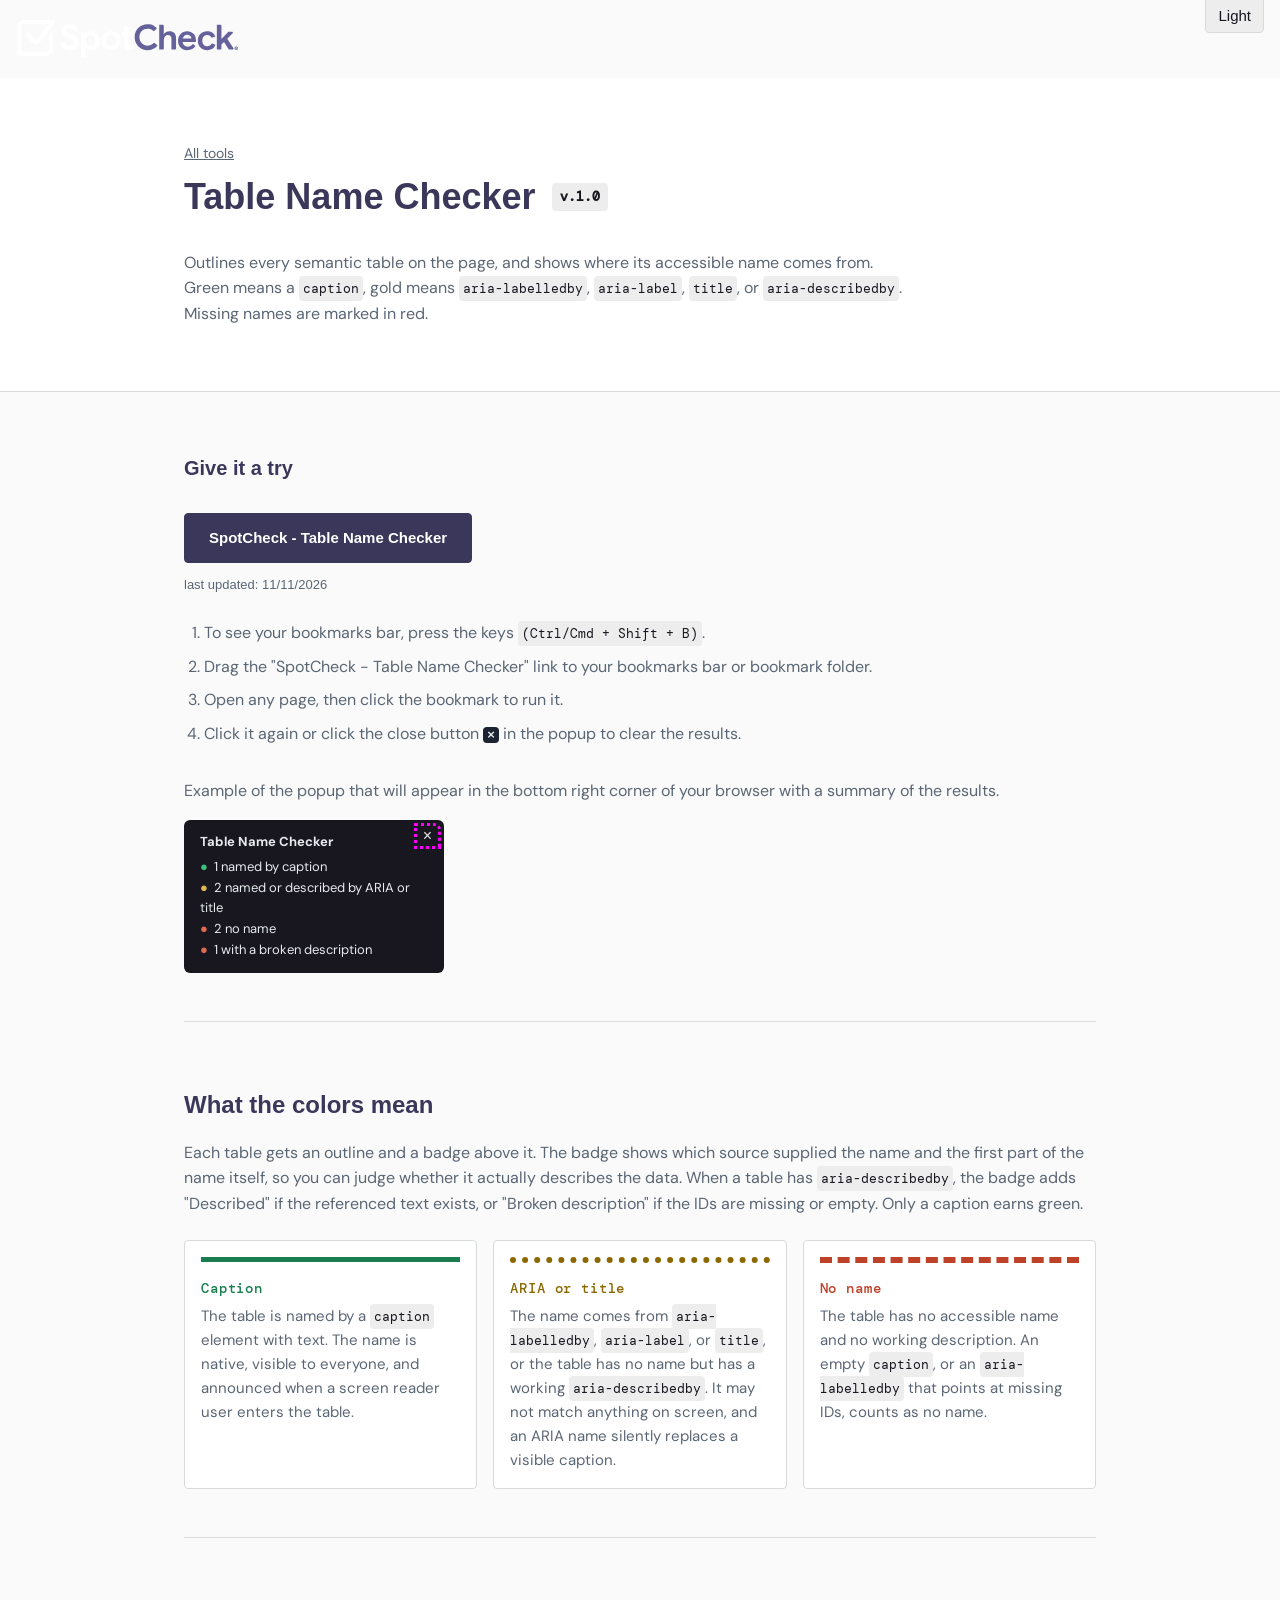
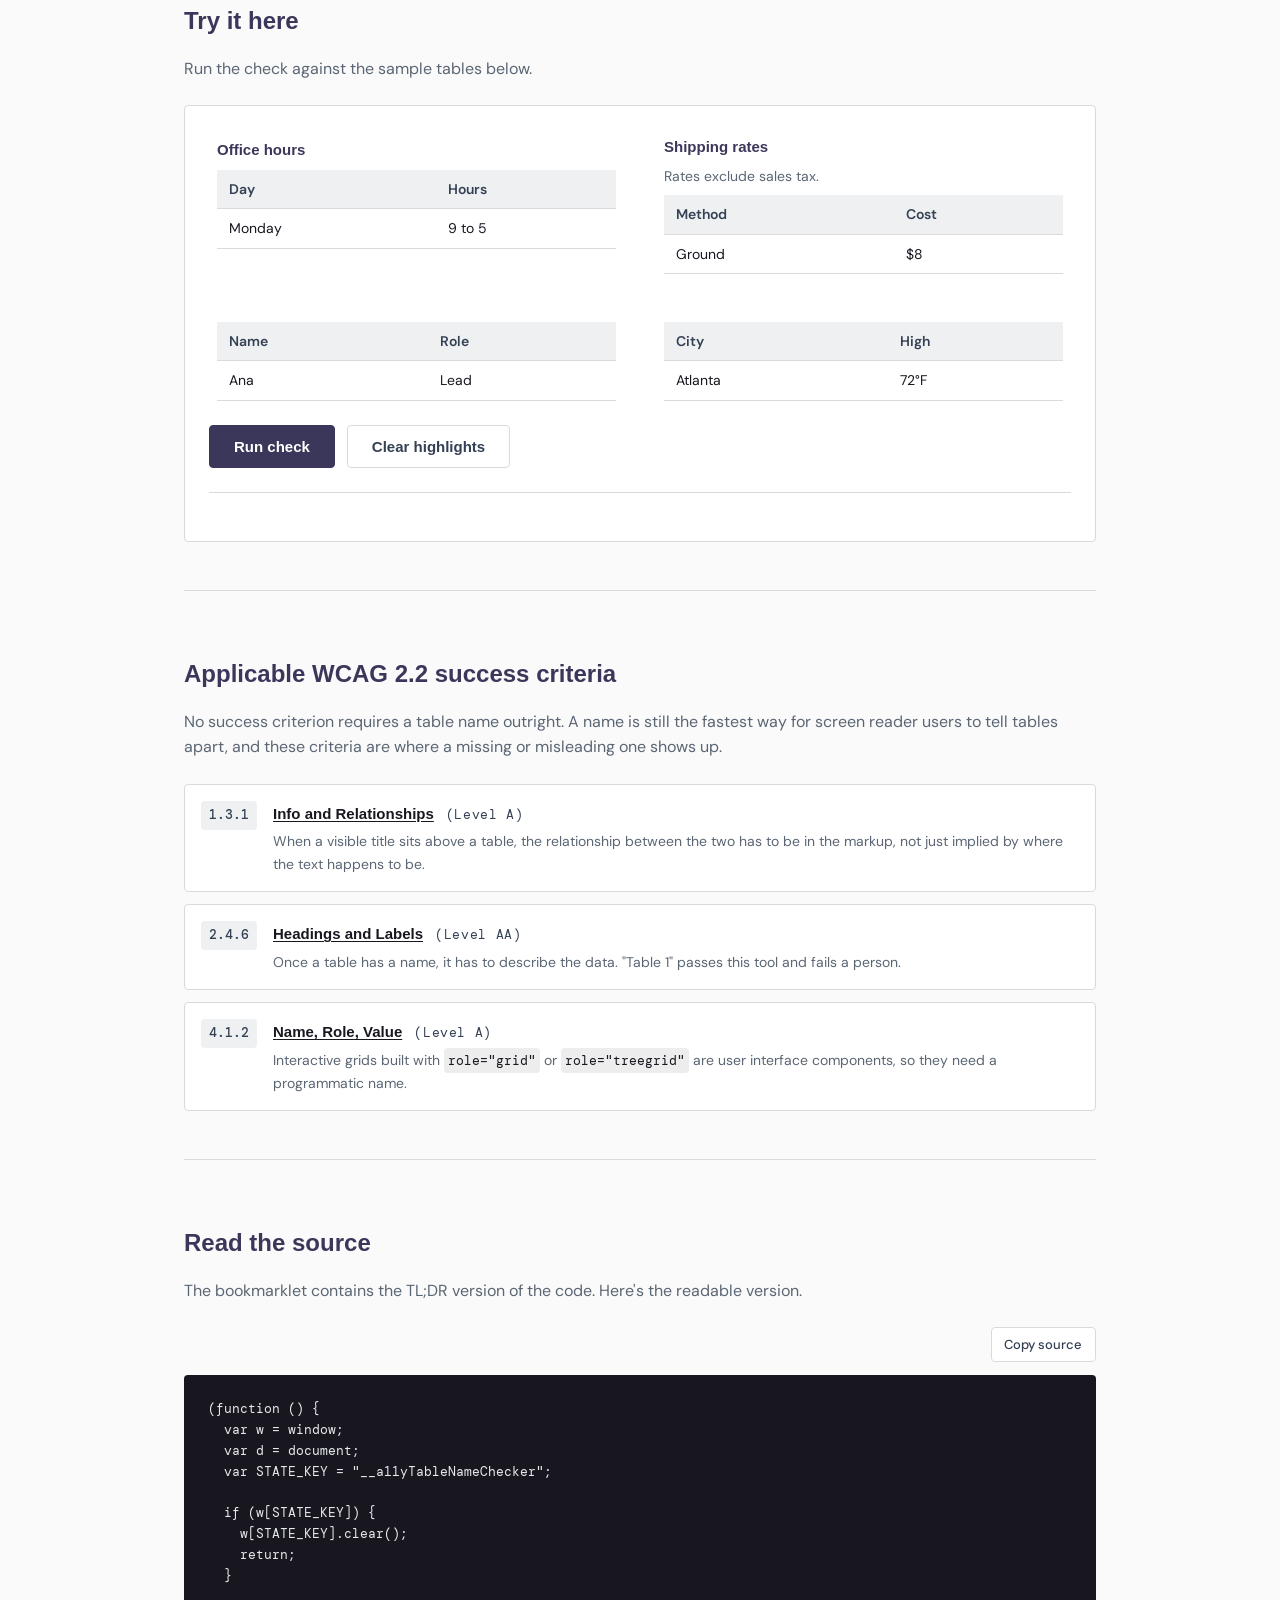
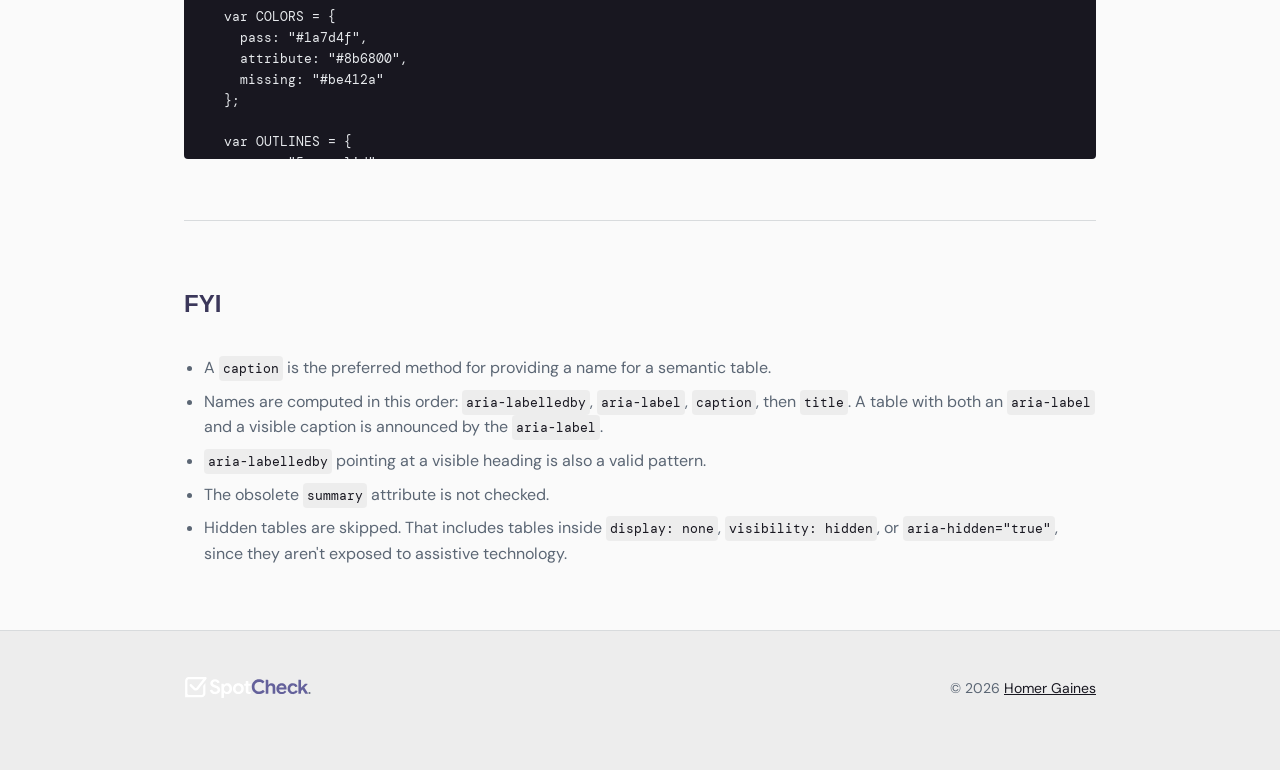
<file: table-name-checker.html>
<!doctype html>
<html lang="en">
  <head>
    <meta charset="utf-8" />
    <meta name="viewport" content="width=device-width, initial-scale=1" />
    <title>Table Name Checker Bookmarklet | SpotCheck</title>
    <meta
      name="description"
      content="A bookmarklet that outlines every data table on a page, shows where its accessible name comes from, and passes only tables named by a caption."
    />
    <meta property="og:type" content="website" />
    <meta
      property="og:url"
      content="https://spotcheck.tools/table-name-checker"
    />
    <meta property="og:site_name" content="SpotCheck" />
    <meta property="og:title" content="Table Name Checker Bookmarklet" />
    <meta
      property="og:description"
      content="A bookmarklet that outlines every data table on a page and shows whether it has an accessible name, where that name comes from, or that it has none at all."
    />
    <meta
      property="og:image"
      content="https://www.spotcheck.tools/img/spotchecktools-share-banner.jpg"
    />
    <meta property="og:image:width" content="1200" />
    <meta property="og:image:height" content="630" />
    <meta
      property="og:image:alt"
      content="SpotCheck logo above the words: an accessibility toolkit."
    />
    <meta property="og:locale" content="en_US" />

    <meta name="twitter:card" content="summary_large_image" />
    <meta name="twitter:title" content="Table Name Checker Bookmarklet" />
    <meta
      name="twitter:description"
      content="A bookmarklet that outlines every data table on a page and shows whether it has an accessible name, where that name comes from, or that it has none at all."
    />
    <meta
      name="twitter:image"
      content="https://www.spotcheck.tools/img/spotchecktools-share-banner.jpg"
    />
    <meta
      name="twitter:image:alt"
      content="SpotCheck logo above the words: an accessibility toolkit."
    />
    <meta name="twitter:creator" content="@xirclebox" />
    <meta name="twitter:site" content="@xirclebox" />
    <meta name="color-scheme" content="light dark" />
    <link
      rel="canonical"
      href="https://www.spotcheck.tools/table-name-checker"
    />
    <link rel="icon" href="/img/favicon.png" type="image/png" />
    <link rel="preconnect" href="https://fonts.googleapis.com" />
    <link rel="preconnect" href="https://fonts.gstatic.com" crossorigin />
    <link rel="stylesheet" href="table-name-checker.css" />
    <link rel="stylesheet" href="bookmarklet.css" />
    <script
      defer
      src="https://cloud.umami.is/script.js"
      data-website-id="f4892d19-de6e-406d-9e85-edab362f1ae8"
      data-domains="spotcheck.tools,www.spotcheck.tools"
    ></script>
    <script>
      const t = localStorage.getItem("__spotcheck_theme") || "system";

      if (t === "system") {
        document.documentElement.removeAttribute("data-theme");
      } else {
        document.documentElement.setAttribute("data-theme", t);
      }
    </script>
    <script defer src="js/theme.js"></script>
  </head>
  <body class="table-name-checker">
    <a class="skip-link" href="#main">Skip to content</a>

    <header class="page-header">
      <div id="theme-toggle-container" class="theme-toggle-container"></div>
      <div class="tophat">
        <a href="index.html" class="tophat__link">
          <span
            class="logo-header"
            role="img"
            aria-label="SpotCheck logo - home"
          ></span
        ></a>
      </div>
      <div class="wrap">
        <a href="index.html" class="bookmarklet-back__link">All tools</a>
        <h1 class="site-header__title">
          Table Name Checker <span class="version">v.1.0</span>
        </h1>
        <p class="site-header__lede">
          Outlines every semantic table on the page, and shows where its
          accessible name comes from. Green means a
          <code class="helper-text">caption</code>, gold means
          <code class="helper-text">aria-labelledby</code>,
          <code class="helper-text">aria-label</code>,
          <code class="helper-text">title</code>, or
          <code class="helper-text">aria-describedby</code>. Missing names are
          marked in red.
        </p>
      </div>
    </header>

    <main id="main">
      <div class="wrap">
        <section
          aria-labelledby="install-heading"
          class="install-heading__section"
        >
          <h2 id="install-heading" class="section__heading">Give it a try</h2>

          <div class="bookmarklet-row">
            <a
              class="bookmarklet"
              href="javascript:!function()%7Bvar%20e%3Dwindow%2Ct%3Ddocument%2Cn%3D%22__a11yTableNameChecker%22%3Bif(e%5Bn%5D)e%5Bn%5D.clear()%3Belse%7Bvar%20r%2Ci%2Ca%2Cl%3D%7Bpass%3A%22%231a7d4f%22%2Cattribute%3A%22%238b6800%22%2Cmissing%3A%22%23be412a%22%7D%2Co%3D%7Bpass%3A%225px%20solid%22%2Cattribute%3A%226px%20dotted%22%2Cmissing%3A%225px%20dashed%22%7D%2Cs%3D%7Bpass%3A%22%233fbf7f%22%2Cattribute%3A%22%23e0b84f%22%2Cmissing%3A%22%23e06a4f%22%2Cbroken%3A%22%23e06a4f%22%7D%2Cd%3D%22No%20name%22%2Cu%3D%7Bdescribed%3A%22Described%22%2Cbroken%3A%22Broken%20description%22%7D%2Cc%3D%7Blabelledby%3A%22aria-labelledby%22%2Clabel%3A%22aria-label%22%2Ccaption%3A%22Caption%22%2Ctitle%3A%22Title%22%7D%2Cb%3D%7Blabelledby%3A%22attribute%22%2Clabel%3A%22attribute%22%2Ccaption%3A%22pass%22%2Ctitle%3A%22attribute%22%7D%2Cp%3D%5B%22table%22%2C%22grid%22%2C%22treegrid%22%5D%2Cf%3D%5B%22presentation%22%2C%22none%22%5D%2Cx%3D%5B%22aria-label%22%2C%22aria-labelledby%22%2C%22aria-describedby%22%5D%2Cg%3D%5B%22SCRIPT%22%2C%22STYLE%22%2C%22TEMPLATE%22%2C%22NOSCRIPT%22%5D%2Cy%3D%5B%5D%2Cm%3D%7Bpass%3A0%2Cattribute%3A0%2Cmissing%3A0%2Cbroken%3A0%7D%2Ch%3Dnull%3BArray.prototype.slice.call(t.querySelectorAll(%22table%2C%20%5Brole%5D%22)).filter(function(t)%7Breturn%20T(t)%26%26!function(t)%7Bif(t.closest%26%26t.closest(%22%5Baria-hidden%3D%5C%22true%5C%22%5D%22))return!0%3Bfor(var%20n%3Dt%3Bn%26%261%3D%3D%3Dn.nodeType%3Bn%3Dn.parentNode)if(%22none%22%3D%3D%3De.getComputedStyle(n).display)return!0%3Breturn%22hidden%22%3D%3D%3De.getComputedStyle(t).visibility%7D(t)%7D).forEach(function(e)%7Bvar%20t%3Dfunction(e)%7Bfor(var%20t%3D%5B%7Bsource%3A%22labelledby%22%2Ctext%3AE(e%2C%22aria-labelledby%22)%7D%2C%7Bsource%3A%22label%22%2Ctext%3AA(e.getAttribute(%22aria-label%22))%7D%2C%7Bsource%3A%22caption%22%2Ctext%3AN(e)%7D%2C%7Bsource%3A%22title%22%2Ctext%3AA(e.getAttribute(%22title%22))%7D%5D%2Cn%3D0%3Bn%3Ct.length%3Bn%2B%3D1)if(t%5Bn%5D.text)return%20t%5Bn%5D%3Breturn%20null%7D(e)%2Cn%3Dfunction(e)%7Breturn%20A(e.getAttribute(%22aria-describedby%22))%3FE(e%2C%22aria-describedby%22)%3F%22described%22%3A%22broken%22%3Anull%7D(e)%2Cr%3Dfunction(e%2Ct)%7Breturn%20e%3Fb%5Be.source%5D%3A%22described%22%3D%3D%3Dt%3F%22attribute%22%3A%22missing%22%7D(t%2Cn)%2Ci%3D%7Bel%3Ae%2Coutline%3Ae.style.outline%2Coffset%3Ae.style.outlineOffset%2Cbadge%3Aw(r%2Ct%2Cn)%7D%3Bm%5Br%5D%2B%3D1%2C%22broken%22%3D%3D%3Dn%26%26(m.broken%2B%3D1)%2Ce.style.outline%3Do%5Br%5D%2B%22%20%22%2Bl%5Br%5D%2Ce.style.outlineOffset%3D%223px%22%2Ce.insertAdjacentElement(%22beforebegin%22%2Ci.badge)%2Cy.push(i)%7D)%2Cr%3Dt.createElement(%22div%22)%2Ci%3Dt.createElement(%22strong%22)%2Ca%3Dt.createElement(%22button%22)%2Cr.setAttribute(%22data-a11y-table-name-check%22%2C%22panel%22)%2Cr.setAttribute(%22role%22%2C%22status%22)%2Cr.style.cssText%3D%5B%22position%3Afixed%22%2C%22right%3A16px%22%2C%22bottom%3A16px%22%2C%22max-width%3A260px%22%2C%22padding%3A12px%2032px%2012px%2016px%22%2C%22border-radius%3A6px%22%2C%22background%3A%231b2430%22%2C%22color%3A%23e7eaed%22%2C%22font%3A400%2014px%2F1.5%20Arial%2C%20Helvetica%2C%20%5C%22Helvetica%20Neue%5C%22%2C%20sans-serif%22%2C%22box-shadow%3A0%208px%2024px%20rgba(0%2C0%2C0%2C0.35)%22%2C%22z-index%3A2147483647%22%5D.join(%22%3B%22)%2Ci.textContent%3D%22Table%20Name%20Checker%22%2Ci.style.cssText%3D%22display%3Ablock%3Bmargin-bottom%3A4px%22%2Cr.appendChild(i)%2Cr.appendChild(O(%22pass%22%2C%22named%20by%20caption%22))%2Cr.appendChild(O(%22attribute%22%2C%22named%20or%20described%20by%20ARIA%20or%20title%22))%2Cr.appendChild(O(%22missing%22%2C%22no%20name%22))%2Cr.appendChild(O(%22broken%22%2C%22with%20a%20broken%20description%22))%2Ca.type%3D%22button%22%2Ca.textContent%3D%22%C3%97%22%2Ca.setAttribute(%22aria-label%22%2C%22Clear%20the%20table%20name%20check%20results%22)%2Ca.style.cssText%3D%5B%22position%3Aabsolute%22%2C%22top%3A6px%22%2C%22right%3A6px%22%2C%22width%3A24px%22%2C%22height%3A24px%22%2C%22padding%3A2px%206px%22%2C%22border%3Anone%22%2C%22background%3Atransparent%22%2C%22color%3A%23e7eaed%22%2C%22font%3A16px%2F1%20Arial%2C%20Helvetica%2C%20%5C%22Helvetica%20Neue%5C%22%2C%20sans-serif%22%2C%22cursor%3Apointer%22%5D.join(%22%3B%22)%2Ca.addEventListener(%22click%22%2Cj)%2Cr.appendChild(a)%2Ch%3Dr%2Ct.body.appendChild(h)%2Ce%5Bn%5D%3D%7Bclear%3Aj%7D%7Dfunction%20A(e)%7Breturn(e%7C%7C%22%22).replace(%2F%5Cs%2B%2Fg%2C%22%20%22).trim()%7Dfunction%20v(e)%7Breturn%20e.nodeName.toUpperCase()%7Dfunction%20C(e%2Ct)%7Bif(3%3D%3D%3De.nodeType)return%20e.nodeValue%3Bif(1!%3D%3De.nodeType%7C%7C-1!%3D%3Dg.indexOf(v(e)))return%22%22%3Bif(!t%26%26%22true%22%3D%3D%3De.getAttribute(%22aria-hidden%22))return%22%22%3Bvar%20n%3DA(e.getAttribute(%22aria-label%22))%3Breturn%20n%3F%22%20%22%2Bn%2B%22%20%22%3A%22IMG%22%3D%3D%3Dv(e)%3F%22%20%22%2BA(e.getAttribute(%22alt%22))%2B%22%20%22%3AArray.prototype.slice.call(e.childNodes).map(function(e)%7Breturn%20C(e%2C!1)%7D).join(%22%22)%7Dfunction%20k(e)%7Breturn%20e%3FA(C(e%2C!0))%3A%22%22%7Dfunction%20T(e)%7Bvar%20t%3Dfunction(e)%7Breturn%20A(e.getAttribute(%22role%22)).toLowerCase().split(%22%20%22)%5B0%5D%7D(e)%3Breturn%22TABLE%22!%3D%3Dv(e)%3F-1!%3D%3Dp.indexOf(t)%3A-1!%3D%3Df.indexOf(t)%3Ffunction(e)%7Breturn%20x.some(function(t)%7Breturn!!A(e.getAttribute(t))%7D)%7D(e)%3A!t%7C%7C-1!%3D%3Dp.indexOf(t)%7Dfunction%20E(e%2Cn)%7Bvar%20r%3DA(e.getAttribute(n))%3Breturn%20r%3FA(r.split(%22%20%22).map(function(e)%7Bvar%20n%3Dt.getElementById(e)%3Breturn%20n%3Fk(n)%3A%22%22%7D).join(%22%20%22))%3A%22%22%7Dfunction%20N(e)%7Breturn%20e.caption%3Fk(e.caption)%3A%22%22%7Dfunction%20w(e%2Cn%2Cr)%7Bvar%20i%3Dt.createElement(%22span%22)%3Breturn%20i.setAttribute(%22data-a11y-table-name-check%22%2C%22badge%22)%2Ci.setAttribute(%22aria-hidden%22%2C%22true%22)%2Ci.textContent%3Dfunction(e%2Ct)%7Bvar%20n%3De%3Fc%5Be.source%5D%2B%22%3A%20%22%2Bfunction(e)%7Breturn%20e.length%3C%3D48%3Fe%3Ae.slice(0%2C47).trim()%2B%22%E2%80%A6%22%7D(e.text)%3Ad%3Breturn%20t%26%26(n%2B%3D%22%20%C2%B7%20%22%2Bu%5Bt%5D)%2Cn%7D(n%2Cr)%2Ci.style.cssText%3D%5B%22display%3Ainline-block%22%2C%22width%3Afit-content%22%2C%22justify-self%3Astart%22%2C%22margin%3A0%200%200%204px%22%2C%22padding%3A4px%208px%22%2C%22border-radius%3A4px%22%2C%22background%3A%22%2Bl%5Be%5D%2C%22color%3A%23fff%22%2C%22font%3A500%2016px%2F1.2%20Arial%2C%20Helvetica%2C%20%5C%22Helvetica%20Neue%5C%22%2C%20sans-serif%22%2C%22vertical-align%3Amiddle%22%2C%22position%3Arelative%22%2C%22z-index%3A2147483646%22%5D.join(%22%3B%22)%2Ci%7Dfunction%20O(e%2Cn)%7Bvar%20r%3Dt.createElement(%22p%22)%2Ci%3Dt.createElement(%22span%22)%3Breturn%20r.style.cssText%3D%22margin%3A0%3Bpadding%3A0%22%2Ci.textContent%3D%22%E2%97%8F%22%2Ci.style.cssText%3D%22color%3A%22%2Bs%5Be%5D%2B%22%3Bmargin-right%3A6px%22%2Cr.appendChild(i)%2Cr.appendChild(t.createTextNode(m%5Be%5D%2B%22%20%22%2Bn))%2Cr%7Dfunction%20j()%7By.forEach(function(e)%7Be.el.style.outline%3De.outline%2Ce.el.style.outlineOffset%3De.offset%2CA(e.el.getAttribute(%22style%22))%7C%7Ce.el.removeAttribute(%22style%22)%2Ce.badge.parentNode%26%26e.badge.parentNode.removeChild(e.badge)%7D)%2Cy%3D%5B%5D%2Ch%26%26h.parentNode%26%26h.parentNode.removeChild(h)%2Ch%3Dnull%2Cdelete%20e%5Bn%5D%7D%7D()%3B"
              onclick="return false;"
              data-bookmarklet="table-name-checker"
              >SpotCheck - Table Name Checker</a
            >
            <p class="updated-on">last updated: 11/11/2026</p>
          </div>
          <ol class="steps">
            <li>
              To see your bookmarks bar, press the keys
              <code class="helper-text">(Ctrl/Cmd + Shift + B)</code>.
            </li>
            <li>
              Drag the "SpotCheck - Table Name Checker" link to your bookmarks
              bar or bookmark folder.
            </li>
            <li>Open any page, then click the bookmark to run it.</li>
            <li>
              Click it again or click the close button
              <span class="example-close-button" aria-hidden="true">×</span>
              in the popup to clear the results.
            </li>
          </ol>
          <div class="results-popup-example-container">
            <p>
              Example of the popup that will appear in the bottom right corner
              of your browser with a summary of the results.
            </p>
            <div class="results-popup-example" id="example-popup">
              <strong style="display: block; margin-bottom: 4px"
                >Table Name Checker</strong
              >
              <p style="margin: 0; padding: 0">
                <span
                  style="color: #3fbf7f; margin-right: 6px"
                  aria-hidden="true"
                  >●</span
                >1 named by caption
              </p>
              <p style="margin: 0; padding: 0">
                <span
                  style="color: #e0b84f; margin-right: 6px"
                  aria-hidden="true"
                  >●</span
                >2 named or described by ARIA or title
              </p>
              <p style="margin: 0; padding: 0">
                <span
                  style="color: #e06a4f; margin-right: 6px"
                  aria-hidden="true"
                  >●</span
                >2 no name
              </p>
              <p style="margin: 0; padding: 0">
                <span
                  style="color: #e06a4f; margin-right: 6px"
                  aria-hidden="true"
                  >●</span
                >1 with a broken description
              </p>
              <button
                id="fadeOut"
                type="button"
                class="results-popup-example-close-button"
                aria-label="example of the close button"
              >
                ×
              </button>
            </div>
          </div>
        </section>

        <section aria-labelledby="legend-heading">
          <h2 id="legend-heading">What the colors mean</h2>
          <p class="section-intro">
            Each table gets an outline and a badge above it. The badge shows
            which source supplied the name and the first part of the name
            itself, so you can judge whether it actually describes the data.
            When a table has
            <code class="helper-text">aria-describedby</code>, the badge adds
            "Described" if the referenced text exists, or "Broken description"
            if the IDs are missing or empty. Only a caption earns green.
          </p>
          <div class="legend">
            <div class="legend__item legend__item--green">
              <span class="legend__item-swatch" aria-hidden="true"></span>
              <span class="legend__item-label">Caption</span>
              <p class="legend__item-body">
                The table is named by a
                <code class="helper-text">caption</code>
                element with text. The name is native, visible to everyone, and
                announced when a screen reader user enters the table.
              </p>
            </div>
            <div class="legend__item legend__item--gold">
              <span class="legend__item-swatch" aria-hidden="true"></span>
              <span class="legend__item-label">ARIA or title</span>
              <p class="legend__item-body">
                The name comes from
                <code class="helper-text">aria-labelledby</code>,
                <code class="helper-text">aria-label</code>, or
                <code class="helper-text">title</code>, or the table has no name
                but has a working
                <code class="helper-text">aria-describedby</code>. It may not
                match anything on screen, and an ARIA name silently replaces a
                visible caption.
              </p>
            </div>
            <div class="legend__item legend__item--red">
              <span class="legend__item-swatch" aria-hidden="true"></span>
              <span class="legend__item-label">No name</span>
              <p class="legend__item-body">
                The table has no accessible name and no working description. An
                empty
                <code class="helper-text">caption</code>, or an
                <code class="helper-text">aria-labelledby</code> that points at
                missing IDs, counts as no name.
              </p>
            </div>
          </div>
        </section>

        <section aria-labelledby="demo-heading">
          <h2 id="demo-heading">Try it here</h2>
          <p class="section-intro">
            Run the check against the sample tables below.
          </p>
          <div class="demo">
            <div class="demo__stage" id="demo-stage">
              <ul class="demo__sample">
                <li class="demo__sample-item">
                  <table class="demo__table">
                    <caption class="demo__caption">
                      Office hours
                    </caption>
                    <thead>
                      <tr>
                        <th class="demo__cell demo__cell--head" scope="col">
                          Day
                        </th>
                        <th class="demo__cell demo__cell--head" scope="col">
                          Hours
                        </th>
                      </tr>
                    </thead>
                    <tbody>
                      <tr>
                        <td class="demo__cell">Monday</td>
                        <td class="demo__cell">9 to 5</td>
                      </tr>
                    </tbody>
                  </table>
                </li>
                <li class="demo__sample-item">
                  <h3 class="demo__table-heading" id="demo-shipping-heading">
                    Shipping rates
                  </h3>
                  <p class="demo__table-note" id="demo-shipping-note">
                    Rates exclude sales tax.
                  </p>
                  <table
                    class="demo__table"
                    aria-labelledby="demo-shipping-heading"
                    aria-describedby="demo-shipping-note"
                  >
                    <thead>
                      <tr>
                        <th class="demo__cell demo__cell--head" scope="col">
                          Method
                        </th>
                        <th class="demo__cell demo__cell--head" scope="col">
                          Cost
                        </th>
                      </tr>
                    </thead>
                    <tbody>
                      <tr>
                        <td class="demo__cell">Ground</td>
                        <td class="demo__cell">$8</td>
                      </tr>
                    </tbody>
                  </table>
                </li>
                <li class="demo__sample-item">
                  <table
                    class="demo__table"
                    aria-label="Team roster"
                    aria-describedby="demo-roster-note"
                  >
                    <thead>
                      <tr>
                        <th class="demo__cell demo__cell--head" scope="col">
                          Name
                        </th>
                        <th class="demo__cell demo__cell--head" scope="col">
                          Role
                        </th>
                      </tr>
                    </thead>
                    <tbody>
                      <tr>
                        <td class="demo__cell">Ana</td>
                        <td class="demo__cell">Lead</td>
                      </tr>
                    </tbody>
                  </table>
                </li>

                <li class="demo__sample-item">
                  <table class="demo__table">
                    <thead>
                      <tr>
                        <th class="demo__cell demo__cell--head" scope="col">
                          City
                        </th>
                        <th class="demo__cell demo__cell--head" scope="col">
                          High
                        </th>
                      </tr>
                    </thead>
                    <tbody>
                      <tr>
                        <td class="demo__cell">Atlanta</td>
                        <td class="demo__cell">72°F</td>
                      </tr>
                    </tbody>
                  </table>
                </li>
              </ul>
            </div>
            <div class="demo__controls">
              <button type="button" class="button" id="demo-run">
                Run check
              </button>
              <button
                type="button"
                class="button button--outline"
                id="demo-clear"
              >
                Clear highlights
              </button>
            </div>
            <div
              class="demo__results"
              id="demo-results"
              aria-live="polite"
            ></div>
          </div>
        </section>

        <section aria-labelledby="criteria-heading">
          <h2 id="criteria-heading">Applicable WCAG 2.2 success criteria</h2>
          <p class="section-intro">
            No success criterion requires a table name outright. A name is still
            the fastest way for screen reader users to tell tables apart, and
            these criteria are where a missing or misleading one shows up.
          </p>
          <ul class="criteria">
            <li class="criteria__item">
              <span class="criteria__number">1.3.1</span>
              <div class="criteria__body">
                <a
                  class="criteria__link"
                  href="https://www.w3.org/WAI/WCAG22/Understanding/info-and-relationships"
                  rel="noopener noreferrer"
                  target="_blank"
                  >Info and Relationships</a
                >
                <span class="criteria__level">(Level A)</span>
                <p class="criteria__desc">
                  When a visible title sits above a table, the relationship
                  between the two has to be in the markup, not just implied by
                  where the text happens to be.
                </p>
              </div>
            </li>
            <li class="criteria__item">
              <span class="criteria__number">2.4.6</span>
              <div class="criteria__body">
                <a
                  class="criteria__link"
                  href="https://www.w3.org/WAI/WCAG22/Understanding/headings-and-labels"
                  rel="noopener noreferrer"
                  target="_blank"
                  >Headings and Labels</a
                >
                <span class="criteria__level">(Level AA)</span>
                <p class="criteria__desc">
                  Once a table has a name, it has to describe the data. "Table
                  1" passes this tool and fails a person.
                </p>
              </div>
            </li>
            <li class="criteria__item">
              <span class="criteria__number">4.1.2</span>
              <div class="criteria__body">
                <a
                  class="criteria__link"
                  href="https://www.w3.org/WAI/WCAG22/Understanding/name-role-value"
                  rel="noopener noreferrer"
                  target="_blank"
                  >Name, Role, Value</a
                >
                <span class="criteria__level">(Level A)</span>
                <p class="criteria__desc">
                  Interactive grids built with
                  <code class="helper-text">role="grid"</code> or
                  <code class="helper-text">role="treegrid"</code> are user
                  interface components, so they need a programmatic name.
                </p>
              </div>
            </li>
          </ul>
        </section>

        <section aria-labelledby="source-heading">
          <h2 id="source-heading">Read the source</h2>
          <p class="section-intro">
            The bookmarklet contains the TL;DR version of the code. Here's the
            readable version.
          </p>
          <div class="source__actions">
            <button type="button" class="button copy-button" id="copy-source">
              Copy source
            </button>
          </div>
          <pre
            class="source__code"
            id="source-code"
            tabindex="0"
            aria-label="Bookmarklet source code"
          >
(function () {
  var w = window;
  var d = document;
  var STATE_KEY = "__a11yTableNameChecker";

  if (w[STATE_KEY]) {
    w[STATE_KEY].clear();
    return;
  }

  var COLORS = {
    pass: "#1a7d4f",
    attribute: "#8b6800",
    missing: "#be412a"
  };

  var OUTLINES = {
    pass: "5px solid",
    attribute: "6px dotted",
    missing: "5px dashed"
  };

  var OUTLINE_OFFSET = "3px";

  var DOTS = {
    pass: "#3fbf7f",
    attribute: "#e0b84f",
    missing: "#e06a4f",
    broken: "#e06a4f"
  };

  var BADGES = {
    missing: "No name"
  };

  var DESCRIPTION_BADGES = {
    described: "Described",
    broken: "Broken description"
  };

  var SOURCE_LABELS = {
    labelledby: "aria-labelledby",
    label: "aria-label",
    caption: "Caption",
    title: "Title"
  };

  var SOURCE_KINDS = {
    labelledby: "attribute",
    label: "attribute",
    caption: "pass",
    title: "attribute"
  };

  var TABLE_SELECTOR = "table, [role]";
  var TABLE_ROLES = ["table", "grid", "treegrid"];
  var PRESENTATION_ROLES = ["presentation", "none"];
  var GLOBAL_ATTRIBUTES = ["aria-label", "aria-labelledby", "aria-describedby"];
  var IGNORED_TAGS = ["SCRIPT", "STYLE", "TEMPLATE", "NOSCRIPT"];
  var HIDDEN_SELECTOR = "[aria-hidden=\"true\"]";
  var ELEMENT_NODE = 1;
  var TEXT_NODE = 3;
  var MAX_NAME_LENGTH = 48;
  var ELLIPSIS = "\u2026";
  var SEPARATOR = " \u00b7 ";

  var records = [];
  var counts = { pass: 0, attribute: 0, missing: 0, broken: 0 };
  var panel = null;

  function normalize(value) {
    return (value || "").replace(/\s+/g, " ").trim();
  }

  function tagOf(node) {
    return node.nodeName.toUpperCase();
  }

  function contentText(node, isRoot) {
    if (node.nodeType === TEXT_NODE) {
      return node.nodeValue;
    }
    if (node.nodeType !== ELEMENT_NODE || IGNORED_TAGS.indexOf(tagOf(node)) !== -1) {
      return "";
    }
    if (!isRoot && node.getAttribute("aria-hidden") === "true") {
      return "";
    }
    var label = normalize(node.getAttribute("aria-label"));
    if (label) {
      return " " + label + " ";
    }
    if (tagOf(node) === "IMG") {
      return " " + normalize(node.getAttribute("alt")) + " ";
    }
    return Array.prototype.slice
      .call(node.childNodes)
      .map(function (child) {
        return contentText(child, false);
      })
      .join("");
  }

  function textFrom(el) {
    return el ? normalize(contentText(el, true)) : "";
  }

  function truncate(text) {
    if (text.length <= MAX_NAME_LENGTH) {
      return text;
    }
    return text.slice(0, MAX_NAME_LENGTH - 1).trim() + ELLIPSIS;
  }

  function roleOf(el) {
    return normalize(el.getAttribute("role")).toLowerCase().split(" ")[0];
  }

  function hasGlobalAttribute(el) {
    return GLOBAL_ATTRIBUTES.some(function (attribute) {
      return !!normalize(el.getAttribute(attribute));
    });
  }

  function isTable(el) {
    var role = roleOf(el);
    if (tagOf(el) !== "TABLE") {
      return TABLE_ROLES.indexOf(role) !== -1;
    }
    if (PRESENTATION_ROLES.indexOf(role) !== -1) {
      return hasGlobalAttribute(el);
    }
    return !role || TABLE_ROLES.indexOf(role) !== -1;
  }

  function isHidden(el) {
    if (el.closest && el.closest(HIDDEN_SELECTOR)) {
      return true;
    }
    for (var node = el; node && node.nodeType === ELEMENT_NODE; node = node.parentNode) {
      if (w.getComputedStyle(node).display === "none") {
        return true;
      }
    }
    return w.getComputedStyle(el).visibility === "hidden";
  }

  function referencedText(el, attribute) {
    var ids = normalize(el.getAttribute(attribute));
    if (!ids) {
      return "";
    }
    return normalize(
      ids
        .split(" ")
        .map(function (id) {
          var target = d.getElementById(id);
          if (!target) {
            return "";
          }
          return textFrom(target);
        })
        .join(" ")
    );
  }

  function captionText(el) {
    return el.caption ? textFrom(el.caption) : "";
  }

  function nameFor(el) {
    var candidates = [
      { source: "labelledby", text: referencedText(el, "aria-labelledby") },
      { source: "label", text: normalize(el.getAttribute("aria-label")) },
      { source: "caption", text: captionText(el) },
      { source: "title", text: normalize(el.getAttribute("title")) }
    ];
    for (var i = 0; i < candidates.length; i += 1) {
      if (candidates[i].text) {
        return candidates[i];
      }
    }
    return null;
  }

  function describe(el) {
    if (!normalize(el.getAttribute("aria-describedby"))) {
      return null;
    }
    return referencedText(el, "aria-describedby") ? "described" : "broken";
  }

  function classify(name, description) {
    if (name) {
      return SOURCE_KINDS[name.source];
    }
    return description === "described" ? "attribute" : "missing";
  }

  function badgeText(name, description) {
    var text = name
      ? SOURCE_LABELS[name.source] + ": " + truncate(name.text)
      : BADGES.missing;
    if (description) {
      text += SEPARATOR + DESCRIPTION_BADGES[description];
    }
    return text;
  }

  function makeBadge(kind, name, description) {
    var badge = d.createElement("span");
    badge.setAttribute("data-a11y-table-name-check", "badge");
    badge.setAttribute("aria-hidden", "true");
    badge.textContent = badgeText(name, description);
    badge.style.cssText = [
      "display:inline-block",
      "width:fit-content",
      "justify-self:start",
      "margin:0 0 0 4px",
      "padding:4px 8px",
      "border-radius:4px",
      "background:" + COLORS[kind],
      "color:#fff",
      "font:500 16px/1.2 Arial, Helvetica, \"Helvetica Neue\", sans-serif",
      "vertical-align:middle",
      "position:relative",
      "z-index:2147483646"
    ].join(";");
    return badge;
  }

  function mark(el) {
    var name = nameFor(el);
    var description = describe(el);
    var kind = classify(name, description);
    var record = {
      el: el,
      outline: el.style.outline,
      offset: el.style.outlineOffset,
      badge: makeBadge(kind, name, description)
    };

    counts[kind] += 1;
    if (description === "broken") {
      counts.broken += 1;
    }
    el.style.outline = OUTLINES[kind] + " " + COLORS[kind];
    el.style.outlineOffset = OUTLINE_OFFSET;
    el.insertAdjacentElement("beforebegin", record.badge);
    records.push(record);
  }

  function makeCountLine(kind, word) {
    var line = d.createElement("p");
    var dot = d.createElement("span");

    line.style.cssText = "margin:0;padding:0";
    dot.textContent = "\u25cf";
    dot.style.cssText = "color:" + DOTS[kind] + ";margin-right:6px";
    line.appendChild(dot);
    line.appendChild(d.createTextNode(counts[kind] + " " + word));
    return line;
  }

  function makePanel() {
    var wrapper = d.createElement("div");
    var heading = d.createElement("strong");
    var close = d.createElement("button");

    wrapper.setAttribute("data-a11y-table-name-check", "panel");
    wrapper.setAttribute("role", "status");
    wrapper.style.cssText = [
      "position:fixed",
      "right:16px",
      "bottom:16px",
      "max-width:260px",
      "padding:12px 32px 12px 16px",
      "border-radius:6px",
      "background:#1b2430",
      "color:#e7eaed",
      "font:400 14px/1.5 Arial, Helvetica, \"Helvetica Neue\", sans-serif",
      "box-shadow:0 8px 24px rgba(0,0,0,0.35)",
      "z-index:2147483647"
    ].join(";");

    heading.textContent = "Table Name Checker";
    heading.style.cssText = "display:block;margin-bottom:4px";
    wrapper.appendChild(heading);

    wrapper.appendChild(makeCountLine("pass", "named by caption"));
    wrapper.appendChild(makeCountLine("attribute", "named or described by ARIA or title"));
    wrapper.appendChild(makeCountLine("missing", "no name"));
    wrapper.appendChild(makeCountLine("broken", "with a broken description"));

    close.type = "button";
    close.textContent = "\u00d7";
    close.setAttribute("aria-label", "Clear the table name check results");
    close.style.cssText = [
      "position:absolute",
      "top:6px",
      "right:6px",
      "width:24px",
      "height:24px",
      "padding:2px 6px",
      "border:none",
      "background:transparent",
      "color:#e7eaed",
      "font:16px/1 Arial, Helvetica, \"Helvetica Neue\", sans-serif",
      "cursor:pointer"
    ].join(";");
    close.addEventListener("click", clear);
    wrapper.appendChild(close);

    return wrapper;
  }

  function clear() {
    records.forEach(function (record) {
      record.el.style.outline = record.outline;
      record.el.style.outlineOffset = record.offset;
      if (!normalize(record.el.getAttribute("style"))) {
        record.el.removeAttribute("style");
      }
      if (record.badge.parentNode) {
        record.badge.parentNode.removeChild(record.badge);
      }
    });
    records = [];
    if (panel && panel.parentNode) {
      panel.parentNode.removeChild(panel);
    }
    panel = null;
    delete w[STATE_KEY];
  }

  Array.prototype.slice
    .call(d.querySelectorAll(TABLE_SELECTOR))
    .filter(function (el) {
      return isTable(el) && !isHidden(el);
    })
    .forEach(mark);

  panel = makePanel();
  d.body.appendChild(panel);
  w[STATE_KEY] = { clear: clear };
})();
</pre
          >
        </section>

        <section aria-labelledby="notes-heading">
          <h2 id="notes-heading">FYI</h2>
          <ul class="notes">
            <li>
              A <code class="helper-text">caption</code> is the preferred method
              for providing a name for a semantic table.
            </li>
            <li>
              Names are computed in this order:
              <code class="helper-text">aria-labelledby</code>,
              <code class="helper-text">aria-label</code>,
              <code class="helper-text">caption</code>, then
              <code class="helper-text">title</code>. A table with both an
              <code class="helper-text">aria-label</code> and a visible caption
              is announced by the <code class="helper-text">aria-label</code>.
            </li>
            <li>
              <code class="helper-text">aria-labelledby</code> pointing at a
              visible heading is also a valid pattern.
            </li>

            <li>
              The obsolete <code class="helper-text">summary</code> attribute is
              not checked.
            </li>

            <li>
              Hidden tables are skipped. That includes tables inside
              <code class="helper-text">display: none</code>,
              <code class="helper-text">visibility: hidden</code>, or
              <code class="helper-text">aria-hidden="true"</code>, since they
              aren't exposed to assistive technology.
            </li>
          </ul>
        </section>
      </div>
    </main>

    <footer class="site-footer">
      <div class="wrap">
        <p>
          <a href="index.html">
            <span
              class="logo-footer"
              role="img"
              aria-label="SpotCheck logo - home"
            ></span
          ></a>
        </p>

        <p>
          &copy; 2026
          <a
            href="https://www.homergaines.com"
            rel="noopener noreferrer"
            target="_blank"
            >Homer Gaines</a
          >
        </p>
      </div>
    </footer>
    <script src="js/table-name-checker.js"></script>
    <script src="js/play.js"></script>
  </body>
</html>
</file>
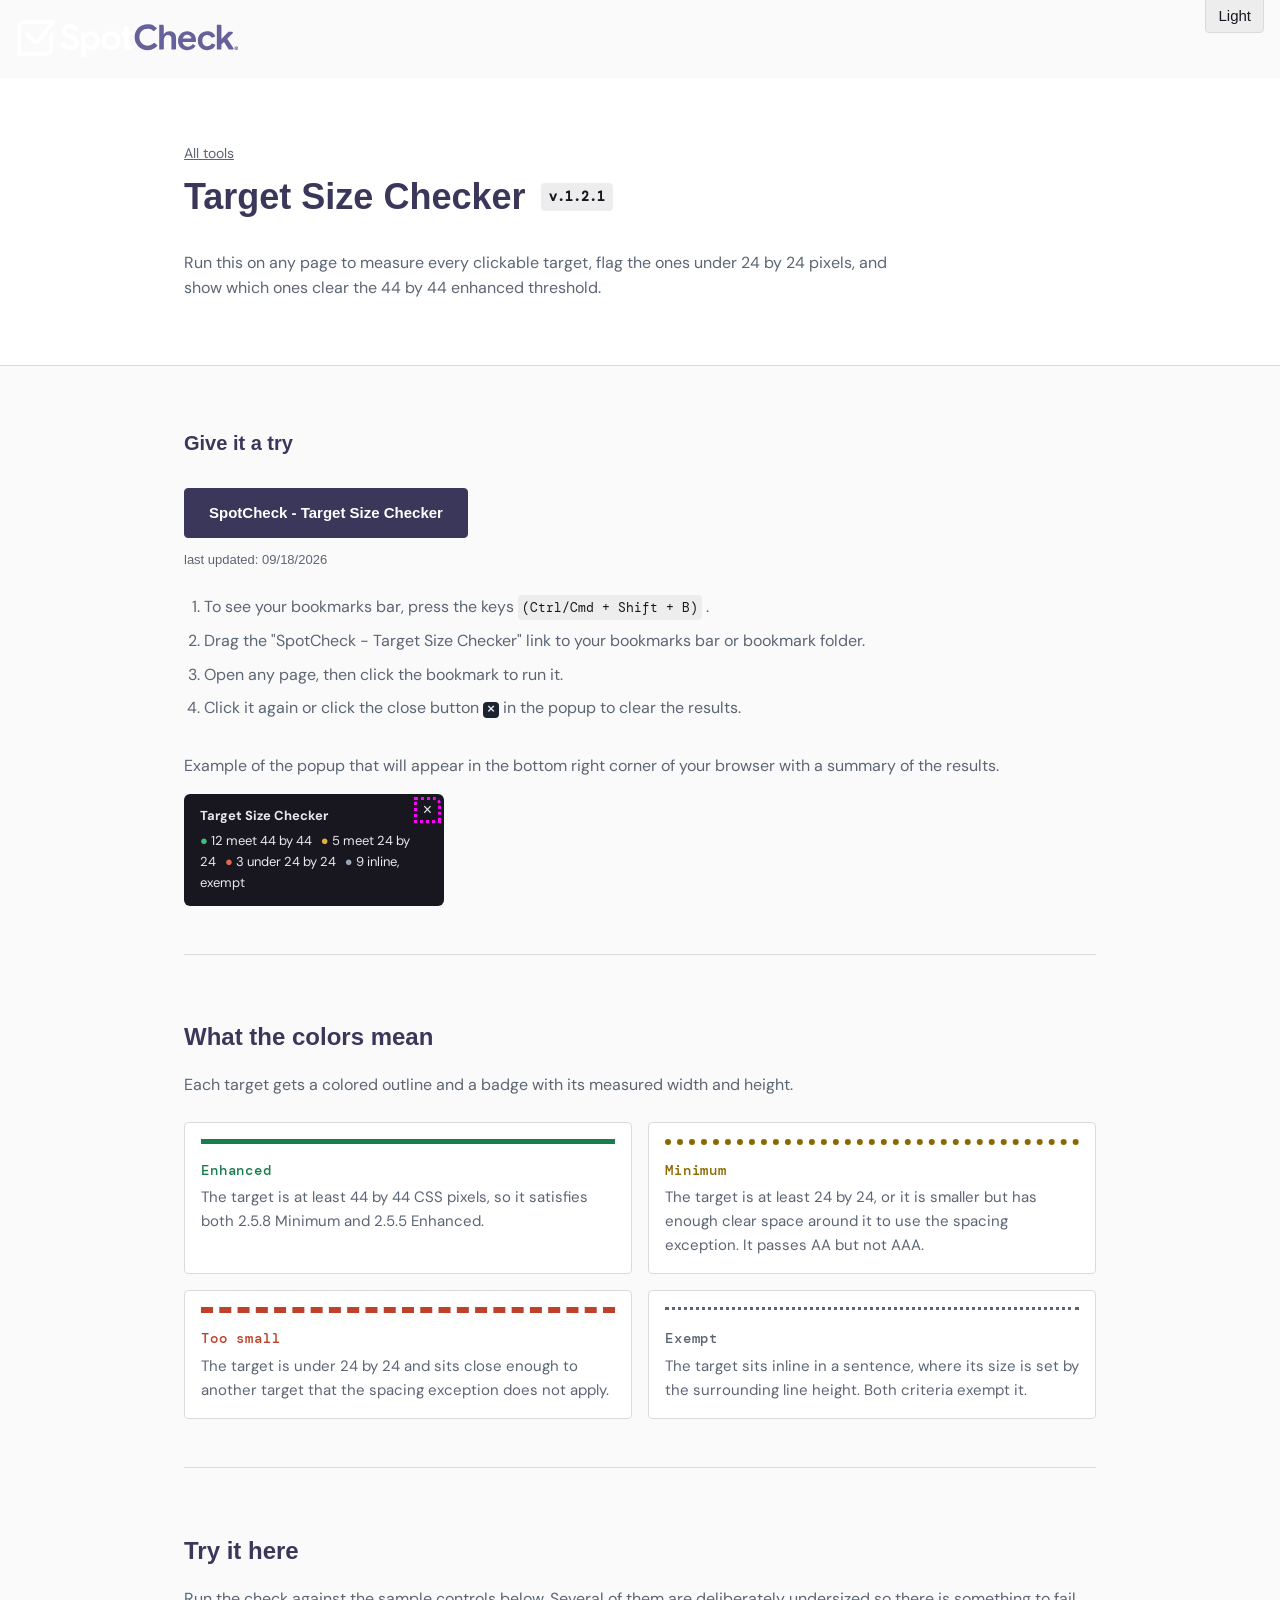
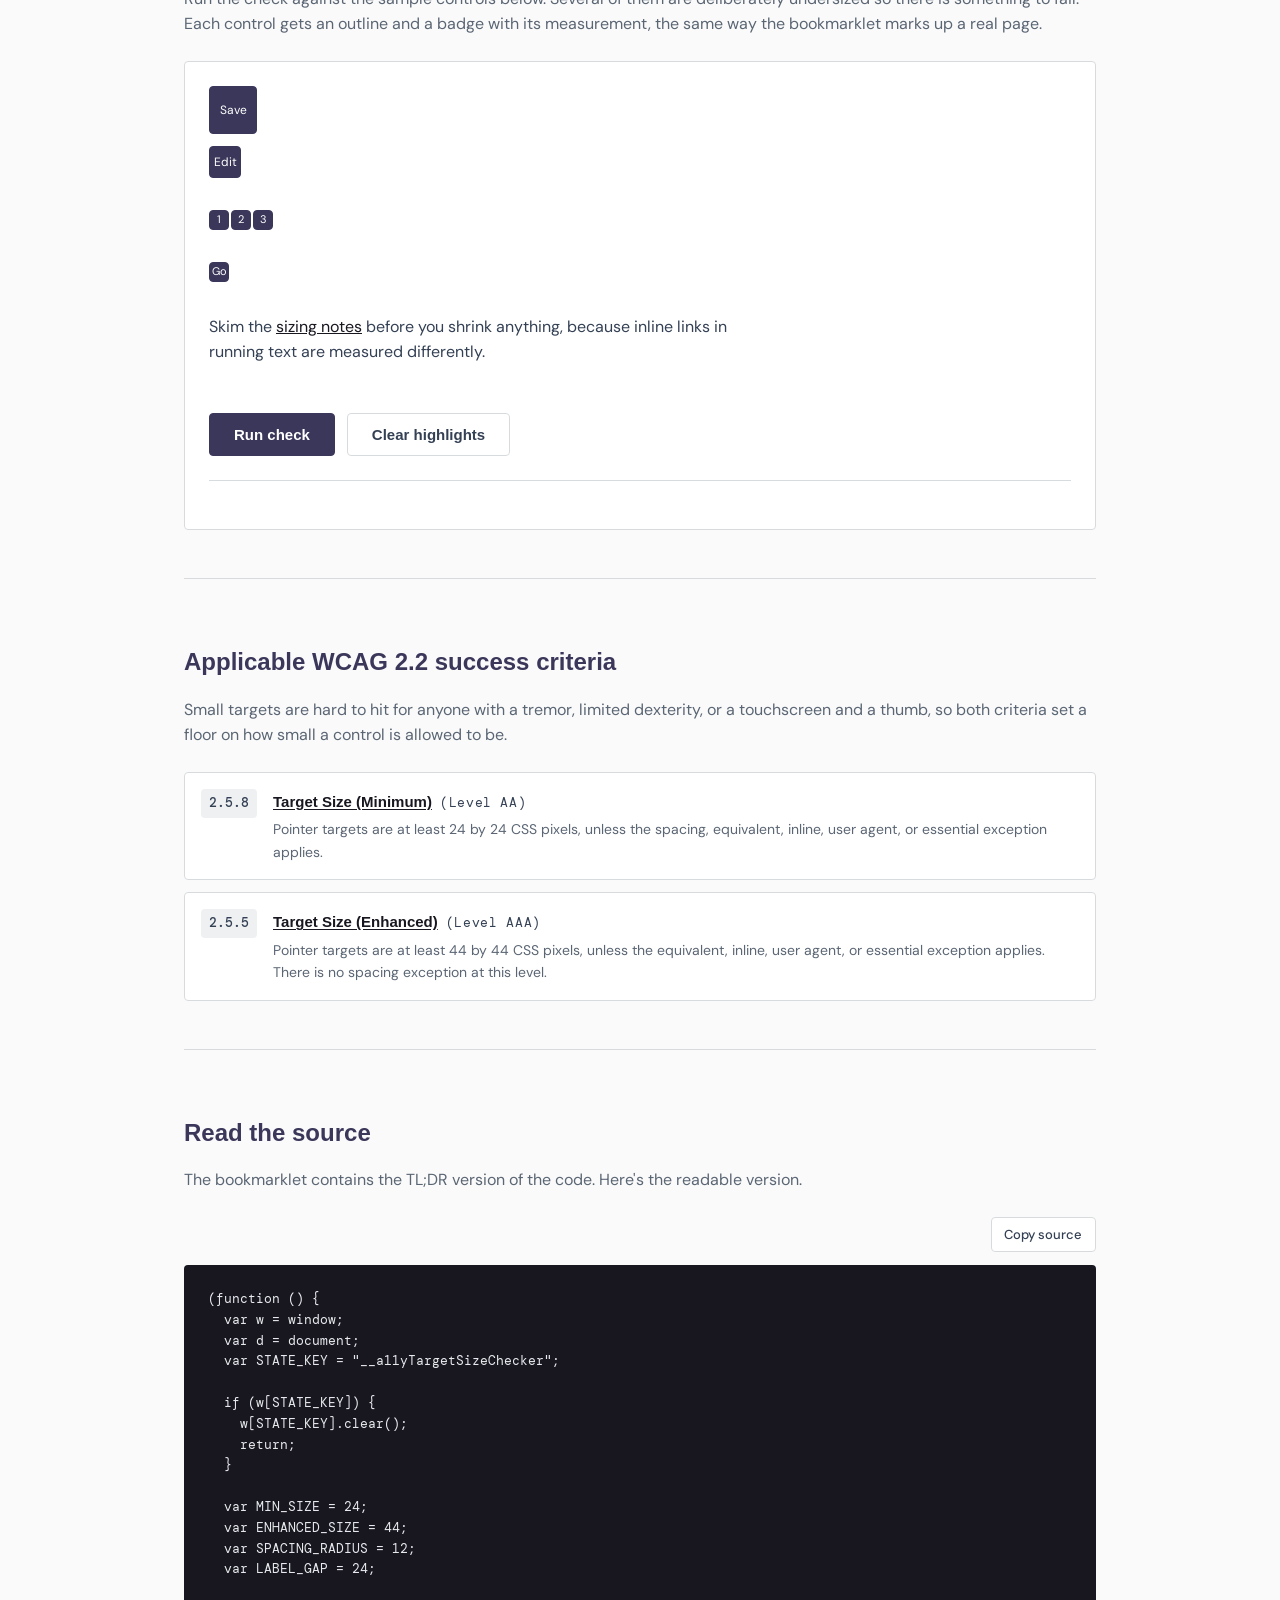
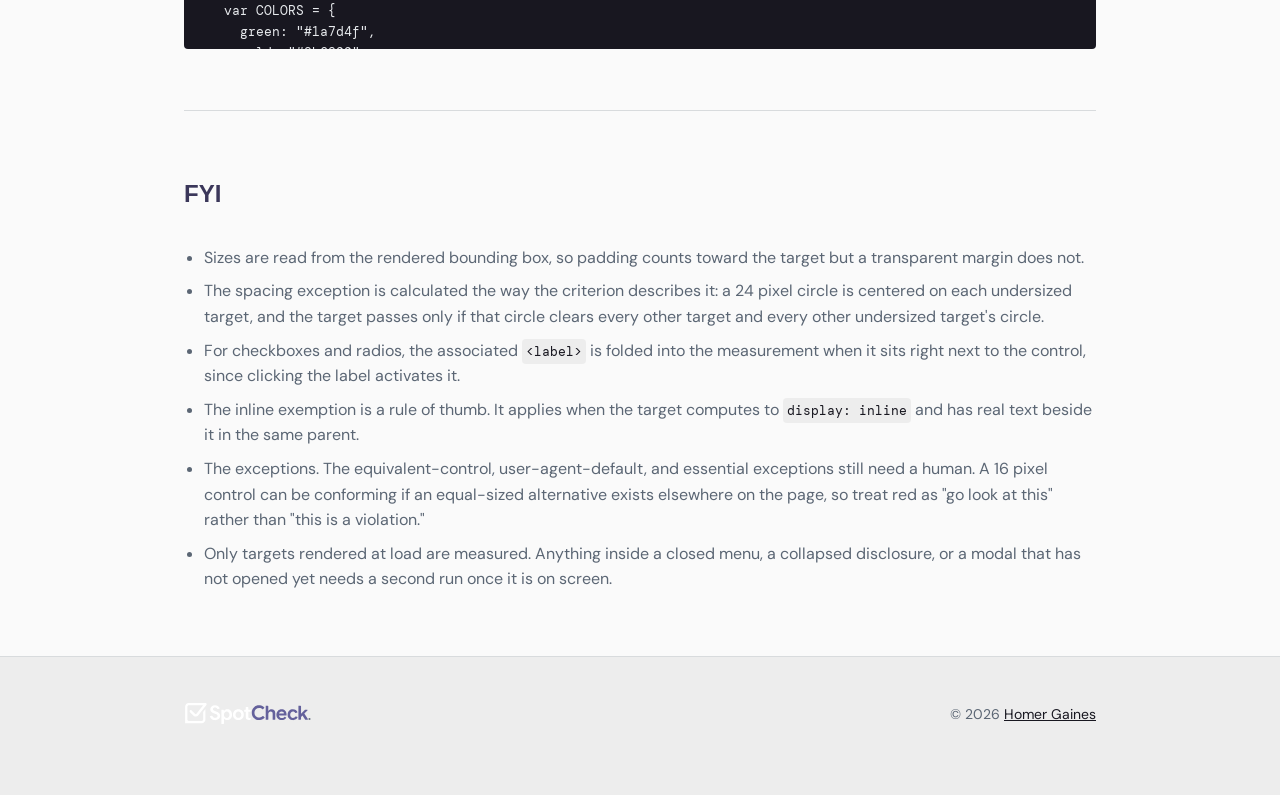
<file: target-size-checker.html>
<!doctype html>
<html lang="en">
  <head>
    <meta charset="utf-8" />
    <meta name="viewport" content="width=device-width, initial-scale=1" />
    <title>Target Size Checker Bookmarklet | SpotCheck</title>
    <meta
      name="description"
      content="Measures every clickable target on a page and flags the ones smaller than 24 by 24 or 44 by 44 CSS pixels."
    />
    <meta property="og:type" content="website" />
    <meta
      property="og:url"
      content="https://spotcheck.tools/target-size-checker"
    />
    <meta property="og:site_name" content="SpotCheck" />
    <meta property="og:title" content="Target Size Checker Bookmarklet" />
    <meta
      property="og:description"
      content="Measures every clickable target on a page and flags the ones smaller than 24 by 24 or 44 by 44 CSS pixels."
    />
    <meta
      property="og:image"
      content="https://www.spotcheck.tools/img/spotchecktools-share-banner.jpg"
    />
    <meta property="og:image:width" content="1200" />
    <meta property="og:image:height" content="630" />
    <meta
      property="og:image:alt"
      content="SpotCheck logo above the words: an accessibility toolkit."
    />
    <meta property="og:locale" content="en_US" />

    <meta name="twitter:card" content="summary_large_image" />
    <meta name="twitter:title" content="Target Size Checker Bookmarklet" />
    <meta
      name="twitter:description"
      content="Measures every clickable target on a page and flags the ones smaller than 24 by 24 or 44 by 44 CSS pixels."
    />
    <meta
      name="twitter:image"
      content="https://www.spotcheck.tools/img/spotchecktools-share-banner.jpg"
    />
    <meta
      name="twitter:image:alt"
      content="SpotCheck logo above the words: an accessibility toolkit."
    />
    <meta name="twitter:creator" content="@xirclebox" />
    <meta name="twitter:site" content="@xirclebox" />
    <meta name="color-scheme" content="light dark" />
    <link rel="icon" href="/img/favicon.png" type="image/png" />
    <link
      rel="canonical"
      href="https://www.spotcheck.tools/target-size-checker"
    />
    <link rel="preconnect" href="https://fonts.googleapis.com" />
    <link rel="preconnect" href="https://fonts.gstatic.com" crossorigin />
    <link rel="stylesheet" href="bookmarklet.css" />
    <script
      defer
      src="https://cloud.umami.is/script.js"
      data-website-id="f4892d19-de6e-406d-9e85-edab362f1ae8"
      data-domains="spotcheck.tools,www.spotcheck.tools"
    ></script>
    <script>
      const t = localStorage.getItem("__spotcheck_theme") || "system";

      if (t === "system") {
        document.documentElement.removeAttribute("data-theme");
      } else {
        document.documentElement.setAttribute("data-theme", t);
      }
    </script>
    <script defer src="js/theme.js"></script>
  </head>
  <body class="target-size">
    <a class="skip-link" href="#main">Skip to content</a>

    <header class="page-header">
      <div id="theme-toggle-container" class="theme-toggle-container"></div>
      <div class="tophat">
        <a href="index.html" class="tophat__link">
          <span
            class="logo-header"
            role="img"
            aria-label="SpotCheck logo - home"
          ></span
        ></a>
      </div>

      <div class="wrap">
        <a href="index.html" class="bookmarklet-back__link">All tools</a>
        <h1 class="site-header__title">
          Target Size Checker
          <div class="version">v.1.2.1</div>
        </h1>
        <p class="site-header__lede">
          Run this on any page to measure every clickable target, flag the ones
          under 24 by 24 pixels, and show which ones clear the 44 by 44 enhanced
          threshold.
        </p>
      </div>
    </header>

    <main id="main">
      <div class="wrap">
        <section
          aria-labelledby="install-heading"
          class="install-heading__section"
        >
          <h2 id="install-heading" class="section__heading">Give it a try</h2>

          <div class="bookmarklet-row">
            <a
              class="bookmarklet"
              href="javascript:!function()%7Bvar%20e%3Dwindow%2Ct%3Ddocument%2Cn%3D%22__a11yTargetSizeChecker%22%3Bif(e%5Bn%5D)e%5Bn%5D.clear()%3Belse%7Bvar%20r%2Ci%2Co%2Ca%2Cl%2Cd%2Cu%2Cs%3D24%2Cc%3D%7Bgreen%3A%22%231a7d4f%22%2Cgold%3A%22%238b6800%22%2Cred%3A%22%23be412a%22%2Cgrey%3A%22%234a5464%22%7D%2Cp%3D%7Bgreen%3A%225px%20solid%22%2Cgold%3A%226px%20dotted%22%2Cred%3A%226px%20dashed%22%2Cgrey%3A%223px%20dotted%22%7D%2Ch%3D%7Bgreen%3A%22%233fbf7f%22%2Cgold%3A%22%23e0b84f%22%2Cred%3A%22%23e06a4f%22%2Cgrey%3A%22%239aa4b2%22%7D%2Cf%3D%7Benhanced%3A%22green%22%2Cminimum%3A%22gold%22%2Cspacing%3A%22gold%22%2Csmall%3A%22red%22%2Cinline%3A%22grey%22%7D%2Cg%3D%7Benhanced%3A%22Meets%202.5.5%20Enhanced%22%2Cminimum%3A%22Meets%202.5.8%20Minimum%22%2Cspacing%3A%22Under%2024%2C%20spacing%20exception%22%2Csmall%3A%22Under%2024%20by%2024%22%2Cinline%3A%22Inline%20in%20text%2C%20exempt%22%7D%2Cm%3D%5B%22a%5Bhref%5D%22%2C%22area%5Bhref%5D%22%2C%22button%22%2C%22input%3Anot(%5Btype%3Dhidden%5D)%22%2C%22select%22%2C%22textarea%22%2C%22summary%22%2C%22audio%5Bcontrols%5D%22%2C%22video%5Bcontrols%5D%22%2C%22%5Btabindex%5D%3Anot(%5Btabindex%5E%3D%27-%27%5D)%22%2C%22%5Brole%3Dbutton%5D%22%2C%22%5Brole%3Dlink%5D%22%2C%22%5Brole%3Dcheckbox%5D%22%2C%22%5Brole%3Dradio%5D%22%2C%22%5Brole%3Dswitch%5D%22%2C%22%5Brole%3Dtab%5D%22%2C%22%5Brole%3Dmenuitem%5D%22%2C%22%5Brole%3Dmenuitemcheckbox%5D%22%2C%22%5Brole%3Dmenuitemradio%5D%22%2C%22%5Brole%3Doption%5D%22%2C%22%5Brole%3Dslider%5D%22%2C%22%5Brole%3Dspinbutton%5D%22%2C%22%5Brole%3Dtreeitem%5D%22%5D.join(%22%2C%22)%2Cx%3D%5B%5D%2Cb%3D%7Bgreen%3A0%2Cgold%3A0%2Cred%3A0%2Cgrey%3A0%7D%2Cy%3Dnull%2Cv%3D(r%3Dm%2Co%3D%5B%5D%2Ca%3Dnew%20WeakSet%2Cfunction%20e(t)%7B(function(e)%7Bif(%22SLOT%22%3D%3D%3De.tagName%26%26e.assignedElements)%7Bvar%20t%3De.assignedElements(%7Bflatten%3A!0%7D)%3Bif(t.length)return%20t%7Dreturn%20Array.prototype.slice.call(e.children)%7D)(t).forEach(function(t)%7Ba.has(t)%7C%7C(a.add(t)%2Ct.matches(r)%26%26o.push(t)%2Ct.shadowRoot%3Fe(t.shadowRoot)%3Ae(t))%7D)%7D(i%7C%7Ct.body)%2Co).filter(function(e)%7Bif(e.disabled)return!1%3Bif(%22true%22%3D%3D%3De.getAttribute(%22aria-disabled%22))return!1%3Bif(function(e%2Ct)%7Bfor(var%20n%3Dk(e)%3Bn%3B)%7Bif(n.matches(t))return%20n%3Bn%3Dk(n)%7Dreturn%20null%7D(e%2C%22%5Binert%5D%22))return!1%3Bvar%20t%3DgetComputedStyle(e)%3Bif(%22none%22%3D%3D%3Dt.display%7C%7C%22hidden%22%3D%3D%3Dt.visibility)return!1%3Bvar%20n%3De.getBoundingClientRect()%3Breturn%20n.width%3E0%26%26n.height%3E0%7D)%2CC%3Dnew%20WeakSet(v)%2Cw%3Dv.filter(function(e)%7Breturn!function(e%2Ct)%7Bfor(var%20n%3Dk(e)%3Bn%3B)%7Bif(t.has(n))return!0%3Bn%3Dk(n)%7Dreturn!1%7D(e%2CC)%7D).map(function(e)%7Bvar%20t%3DN(e)%3Breturn%7Bel%3Ae%2Crect%3At%2Cundersized%3At.width%3Cs%7C%7Ct.height%3Cs%7D%7D)%3Bw.forEach(function(e)%7BR(e%2Cw)%7D)%2Cl%3Dt.createElement(%22div%22)%2Cd%3Dt.createElement(%22strong%22)%2Cu%3Dt.createElement(%22button%22)%2Cl.setAttribute(%22data-a11y-target-size%22%2C%22panel%22)%2Cl.setAttribute(%22role%22%2C%22status%22)%2Cl.style.cssText%3D%5B%22position%3Afixed%22%2C%22right%3A16px%22%2C%22bottom%3A16px%22%2C%22max-width%3A260px%22%2C%22padding%3A12px%2032px%2012px%2016px%22%2C%22border-radius%3A6px%22%2C%22background%3A%23181720%22%2C%22color%3A%23e7eaed%22%2C%22font%3A400%2014px%2F1.5%20Arial%2C%20Helvetica%2C%20%5C%22Helvetica%20Neue%5C%22%2C%20sans-serif%22%2C%22box-shadow%3A0%208px%2024px%20rgba(0%2C0%2C0%2C0.35)%22%2C%22z-index%3A2147483647%22%5D.join(%22%3B%22)%2Cd.textContent%3D%22Target%20Size%20Checker%22%2Cd.style.cssText%3D%22display%3Ablock%3Bmargin-bottom%3A4px%22%2Cl.appendChild(d)%2Cl.appendChild(H(%22green%22%2C%22meet%2044%20by%2044%22))%2Cl.appendChild(H(%22gold%22%2C%22meet%2024%20by%2024%22))%2Cl.appendChild(H(%22red%22%2C%22under%2024%20by%2024%22))%2Cl.appendChild(H(%22grey%22%2C%22inline%2C%20exempt%22))%2Cu.type%3D%22button%22%2Cu.textContent%3D%22%C3%97%22%2Cu.setAttribute(%22aria-label%22%2C%22Clear%20the%20target%20size%20check%20results%22)%2Cu.style.cssText%3D%5B%22position%3Aabsolute%22%2C%22top%3A6px%22%2C%22right%3A6px%22%2C%22width%3A24px%22%2C%22height%3A24px%22%2C%22padding%3A2px%206px%22%2C%22border%3Anone%22%2C%22background%3Atransparent%22%2C%22color%3A%23e7eaed%22%2C%22font%3A16px%2F1%20Arial%2C%20Helvetica%2C%20%5C%22Helvetica%20Neue%5C%22%2C%20sans-serif%22%2C%22cursor%3Apointer%22%5D.join(%22%3B%22)%2Cu.addEventListener(%22click%22%2Cj)%2Cl.appendChild(u)%2Cy%3Dl%2Ct.body.appendChild(y)%2Ce%5Bn%5D%3D%7Bclear%3Aj%7D%7Dfunction%20E(e)%7Breturn(e%7C%7C%22%22).replace(%2F%5Cs%2B%2Fg%2C%22%20%22).trim()%7Dfunction%20M(e)%7Bvar%20t%3De.getRootNode%3Fe.getRootNode()%3Anull%3Breturn%20t%26%26t.host%3Ft.host%3Anull%7Dfunction%20k(e)%7Breturn%20e.assignedSlot%3Fe.assignedSlot.parentElement%7C%7CM(e.assignedSlot)%3Ae.parentElement%3Fe.parentElement%3AM(e)%7Dfunction%20N(e)%7Bvar%20t%2Cn%2Cr%2Ci%2Co%3De.getBoundingClientRect()%2Ca%3Dfunction(e)%7Bvar%20t%3D(e.getAttribute(%22type%22)%7C%7C%22%22).toLowerCase()%3Bif(%22INPUT%22!%3D%3De.tagName%7C%7C%22checkbox%22!%3D%3Dt%26%26%22radio%22!%3D%3Dt)return%20null%3Bvar%20n%3De.labels%26%26e.labels.length%3Fe.labels%5B0%5D%3Anull%3Bif(!n)return%20null%3Bvar%20r%3Dn.getBoundingClientRect()%3Breturn%20r.width%26%26r.height%3Fr%3Anull%7D(e)%3Breturn%20a%26%26(t%3Do%2Cn%3Da%2Cr%3DMath.max(t.left-n.right%2Cn.left-t.right)%2Ci%3DMath.max(t.top-n.bottom%2Cn.top-t.bottom)%2Cr%3C24%26%26i%3C24)%3Ffunction(e%2Ct)%7Bvar%20n%3DMath.min(e.left%2Ct.left)%2Cr%3DMath.min(e.top%2Ct.top)%2Ci%3DMath.max(e.right%2Ct.right)%2Co%3DMath.max(e.bottom%2Ct.bottom)%3Breturn%7Bleft%3An%2Ctop%3Ar%2Cright%3Ai%2Cbottom%3Ao%2Cwidth%3Ai-n%2Cheight%3Ao-r%7D%7D(o%2Ca)%3Ao%7Dfunction%20A(e)%7Breturn%7Bx%3Ae.left%2Be.width%2F2%2Cy%3Ae.top%2Be.height%2F2%7D%7Dfunction%20T(e%2Ct%2Cn)%7Bvar%20r%3DMath.max(n.left%2CMath.min(e.x%2Cn.right))%2Ci%3DMath.max(n.top%2CMath.min(e.y%2Cn.bottom))%2Co%3De.x-r%2Ca%3De.y-i%3Breturn%20o*o%2Ba*a%3Ct*t%7Dfunction%20S(e%2Ct)%7Breturn%20e.rect.width%3E%3D44%26%26e.rect.height%3E%3D44%3F%22enhanced%22%3Afunction(e)%7Bif(%22inline%22!%3D%3DgetComputedStyle(e).display)return!1%3Bvar%20t%3Dk(e)%3Bif(!t)return!1%3Bvar%20n%2Cr%3Dt.childNodes%2Ci%3D%22%22%3Bfor(n%3D0%3Bn%3Cr.length%3Bn%2B%3D1)r%5Bn%5D!%3D%3De%26%263%3D%3D%3Dr%5Bn%5D.nodeType%26%26(i%2B%3Dr%5Bn%5D.nodeValue)%3Breturn%20E(i).length%3E0%7D(e.el)%3F%22inline%22%3Ae.rect.width%3E%3Ds%26%26e.rect.height%3E%3Ds%3F%22minimum%22%3Afunction(e%2Ct)%7Bvar%20n%2Cr%2Ci%2Co%2Ca%2Cl%3DA(e.rect)%3Bfor(n%3D0%3Bn%3Ct.length%3Bn%2B%3D1)if((r%3Dt%5Bn%5D)!%3D%3De)if(r.undersized)%7Bif(i%3DA(r.rect)%2C(o%3Dl.x-i.x)*o%2B(a%3Dl.y-i.y)*a%3C576)return!1%7Delse%20if(T(l%2C12%2Cr.rect))return!1%3Breturn!0%7D(e%2Ct)%3F%22spacing%22%3A%22small%22%7Dfunction%20z(e%2Cn)%7Bvar%20r%3Df%5Bn%5D%2Ci%3Dt.createElement(%22div%22)%3Breturn%20i.setAttribute(%22data-a11y-target-size%22%2C%22badge%22)%2Ci.setAttribute(%22aria-hidden%22%2C%22true%22)%2Ci.textContent%3Dfunction(e%2Ct)%7Breturn%20Math.round(e.rect.width)%2B%22%C3%97%22%2BMath.round(e.rect.height)%2B%22%20%C2%B7%20%22%2Bg%5Bt%5D%7D(e%2Cn)%2Ci.style.cssText%3D%5B%22position%3Aabsolute%22%2C%22width%3Afit-content%22%2C%22max-width%3Amin(90vw%2C%2024rem)%22%2C%22padding%3A2px%206px%22%2C%22border-radius%3A4px%22%2C%22background%3A%22%2Bc%5Br%5D%2C%22color%3A%23fff%22%2C%22font%3A500%2013px%2F1.3%20Arial%2C%20Helvetica%2C%20%5C%22Helvetica%20Neue%5C%22%2C%20sans-serif%22%2C%22pointer-events%3Anone%22%2C%22z-index%3A2147483646%22%5D.join(%22%3B%22)%2Ci%7Dfunction%20R(n%2Cr)%7Bvar%20i%3DS(n%2Cr)%2Co%3Df%5Bi%5D%2Ca%3Dn.el%2Cl%3D%7Bel%3Aa%2Coutline%3Aa.style.outline%2Coffset%3Aa.style.outlineOffset%2Cbadge%3Az(n%2Ci)%7D%3Bb%5Bo%5D%2B%3D1%2Ca.style.outline%3Dp%5Bo%5D%2B%22%20%22%2Bc%5Bo%5D%2Ca.style.outlineOffset%3D%223px%22%2Ct.body.appendChild(l.badge)%2Cfunction(t%2Cn)%7Bvar%20r%3Dn.getBoundingClientRect()%3Bn.style.top%3Dt.rect.top%2Be.scrollY-r.height-4%2B%22px%22%2Cn.style.left%3Dt.rect.left%2Be.scrollX%2B%22px%22%7D(n%2Cl.badge)%2Cx.push(l)%7Dfunction%20H(e%2Cn)%7Bvar%20r%3Dt.createElement(%22p%22)%2Ci%3Dt.createElement(%22span%22)%3Breturn%20r.style.cssText%3D%22margin%3A0%3Bpadding%3A0%3Bcolor%3A%23fff%22%2Ci.textContent%3D%22%E2%97%8F%22%2Ci.style.cssText%3D%22color%3A%22%2Bh%5Be%5D%2B%22%3Bmargin-right%3A6px%22%2Cr.appendChild(i)%2Cr.appendChild(t.createTextNode(b%5Be%5D%2B%22%20%22%2Bn))%2Cr%7Dfunction%20j()%7Bx.forEach(function(e)%7Be.el.style.outline%3De.outline%2Ce.el.style.outlineOffset%3De.offset%2CE(e.el.getAttribute(%22style%22))%7C%7Ce.el.removeAttribute(%22style%22)%2Ce.badge.parentNode%26%26e.badge.parentNode.removeChild(e.badge)%7D)%2Cx%3D%5B%5D%2Cy%26%26y.parentNode%26%26y.parentNode.removeChild(y)%2Cy%3Dnull%2Cdelete%20e%5Bn%5D%7D%7D()%3B"
              onclick="return false;"
              data-bookmarklet="target-size-checker"
              >SpotCheck - Target Size Checker</a
            >
            <p class="updated-on">last updated: 09/18/2026</p>
          </div>
          <ol class="steps">
            <li>
              To see your bookmarks bar, press the keys
              <code class="helper-text">(Ctrl/Cmd + Shift + B)</code>
              .
            </li>
            <li>
              Drag the "SpotCheck - Target Size Checker" link to your bookmarks
              bar or bookmark folder.
            </li>
            <li>Open any page, then click the bookmark to run it.</li>
            <li>
              Click it again or click the close button
              <pre class="example-close-button" aria-hidden="true">×</pre>
              in the popup to clear the results.
            </li>
          </ol>
          <div class="results-popup-example-container">
            <p>
              Example of the popup that will appear in the bottom right corner
              of your browser with a summary of the results.
            </p>
            <div class="results-popup-example" id="example-popup">
              <strong style="display: block; margin-bottom: 4px"
                >Target Size Checker</strong
              ><span style="color: #3fbf7f">●</span> 12 meet 44 by 44 &nbsp;
              <span style="color: #e0b03f">●</span> 5 meet 24 by 24 &nbsp;
              <span style="color: #e06a4f">●</span> 3 under 24 by 24 &nbsp;
              <span style="color: #9aa4b2">●</span> 9 inline, exempt
              <button
                id="fadeOut"
                type="button"
                class="results-popup-example-close-button"
                aria-label="example of the close button"
              >
                ×
              </button>
            </div>
          </div>
        </section>

        <section aria-labelledby="legend-heading">
          <h2 id="legend-heading">What the colors mean</h2>
          <p class="section-intro">
            Each target gets a colored outline and a badge with its measured
            width and height.
          </p>
          <div class="legend">
            <div class="legend__item legend__item--green">
              <span class="legend__item-swatch" aria-hidden="true"></span>
              <span class="legend__item-label">Enhanced</span>
              <p class="legend__item-body">
                The target is at least 44 by 44 CSS pixels, so it satisfies both
                2.5.8 Minimum and 2.5.5 Enhanced.
              </p>
            </div>
            <div class="legend__item legend__item--gold">
              <span class="legend__item-swatch" aria-hidden="true"></span>
              <span class="legend__item-label">Minimum</span>
              <p class="legend__item-body">
                The target is at least 24 by 24, or it is smaller but has enough
                clear space around it to use the spacing exception. It passes AA
                but not AAA.
              </p>
            </div>
            <div class="legend__item legend__item--red">
              <span class="legend__item-swatch" aria-hidden="true"></span>
              <span class="legend__item-label">Too small</span>
              <p class="legend__item-body">
                The target is under 24 by 24 and sits close enough to another
                target that the spacing exception does not apply.
              </p>
            </div>
            <div class="legend__item legend__item--muted">
              <span class="legend__item-swatch" aria-hidden="true"></span>
              <span class="legend__item-label">Exempt</span>
              <p class="legend__item-body">
                The target sits inline in a sentence, where its size is set by
                the surrounding line height. Both criteria exempt it.
              </p>
            </div>
          </div>
        </section>

        <section aria-labelledby="demo-heading">
          <h2 id="demo-heading">Try it here</h2>
          <p class="section-intro">
            Run the check against the sample controls below. Several of them are
            deliberately undersized so there is something to fail. Each control
            gets an outline and a badge with its measurement, the same way the
            bookmarklet marks up a real page.
          </p>
          <div class="demo">
            <div class="demo__stage" id="demo-stage">
              <div class="demo__field-row">
                <button
                  type="button"
                  class="demo__target demo__target--enhanced"
                  data-target
                >
                  Save
                </button>
                <button
                  type="button"
                  class="demo__target demo__target--minimum"
                  data-target
                >
                  Edit
                </button>
              </div>
              <div class="demo__target-group">
                <button
                  type="button"
                  class="demo__target demo__target--small"
                  data-target
                >
                  1
                </button>
                <button
                  type="button"
                  class="demo__target demo__target--small"
                  data-target
                >
                  2
                </button>
                <button
                  type="button"
                  class="demo__target demo__target--small"
                  data-target
                >
                  3
                </button>
              </div>
              <div class="demo__field-row">
                <button
                  type="button"
                  class="demo__target demo__target--small"
                  data-target
                >
                  Go
                </button>
              </div>
              <p class="demo__sentence">
                Skim the
                <a class="demo__inline-link" href="#demo-heading" data-target
                  >sizing notes</a
                >
                before you shrink anything, because inline links in running text
                are measured differently.
              </p>
            </div>
            <div class="demo__controls">
              <button type="button" class="button button" id="demo-run">
                Run check
              </button>
              <button
                type="button"
                class="button button--outline"
                id="demo-clear"
              >
                Clear highlights
              </button>
            </div>
            <div
              class="demo__results"
              id="demo-results"
              aria-live="polite"
            ></div>
          </div>
        </section>

        <section aria-labelledby="criteria-heading">
          <h2 id="criteria-heading">Applicable WCAG 2.2 success criteria</h2>
          <p class="section-intro">
            Small targets are hard to hit for anyone with a tremor, limited
            dexterity, or a touchscreen and a thumb, so both criteria set a
            floor on how small a control is allowed to be.
          </p>
          <ul class="criteria">
            <li class="criteria__item">
              <span class="criteria__number">2.5.8</span>
              <div class="criteria__body">
                <a
                  class="criteria__link"
                  href="https://www.w3.org/WAI/WCAG22/Understanding/target-size-minimum"
                  target="_blank"
                  rel="noopener noreferrer"
                  >Target Size (Minimum)</a
                ><span class="criteria__level">(Level AA)</span>
                <p class="criteria__desc">
                  Pointer targets are at least 24 by 24 CSS pixels, unless the
                  spacing, equivalent, inline, user agent, or essential
                  exception applies.
                </p>
              </div>
            </li>
            <li class="criteria__item">
              <span class="criteria__number">2.5.5</span>
              <div class="criteria__body">
                <a
                  class="criteria__link"
                  href="https://www.w3.org/WAI/WCAG22/Understanding/target-size-enhanced"
                  target="_blank"
                  rel="noopener noreferrer"
                  >Target Size (Enhanced)</a
                ><span class="criteria__level">(Level AAA)</span>
                <p class="criteria__desc">
                  Pointer targets are at least 44 by 44 CSS pixels, unless the
                  equivalent, inline, user agent, or essential exception
                  applies. There is no spacing exception at this level.
                </p>
              </div>
            </li>
          </ul>
        </section>

        <section aria-labelledby="source-heading">
          <h2 id="source-heading">Read the source</h2>
          <p class="section-intro">
            The bookmarklet contains the TL;DR version of the code. Here's the
            readable version.
          </p>
          <div class="source__actions">
            <button type="button" class="button copy-button" id="copy-source">
              Copy source
            </button>
          </div>
          <pre class="source__code" id="source-code" tabindex="0">
(function () {
  var w = window;
  var d = document;
  var STATE_KEY = "__a11yTargetSizeChecker";

  if (w[STATE_KEY]) {
    w[STATE_KEY].clear();
    return;
  }

  var MIN_SIZE = 24;
  var ENHANCED_SIZE = 44;
  var SPACING_RADIUS = 12;
  var LABEL_GAP = 24;

  var COLORS = {
    green: "#1a7d4f",
    gold: "#8b6800",
    red: "#be412a",
    grey: "#4a5464",
  };

  var OUTLINES = {
    green: "5px solid",
    gold: "6px dotted",
    red: "6px dashed",
    grey: "3px dotted",
  };

  var OUTLINE_OFFSET = "3px";

  var DOTS = {
    green: "#3fbf7f",
    gold: "#e0b84f",
    red: "#e06a4f",
    grey: "#9aa4b2",
  };

  var LEVELS = {
    enhanced: "green",
    minimum: "gold",
    spacing: "gold",
    small: "red",
    inline: "grey",
  };

  var BADGES = {
    enhanced: "Meets 2.5.5 Enhanced",
    minimum: "Meets 2.5.8 Minimum",
    spacing: "Under 24, spacing exception",
    small: "Under 24 by 24",
    inline: "Inline in text, exempt",
  };

  var SELECTOR = [
    "a[href]",
    "area[href]",
    "button",
    "input:not([type=hidden])",
    "select",
    "textarea",
    "summary",
    "audio[controls]",
    "video[controls]",
    "[tabindex]:not([tabindex^='-'])",
    "[role=button]",
    "[role=link]",
    "[role=checkbox]",
    "[role=radio]",
    "[role=switch]",
    "[role=tab]",
    "[role=menuitem]",
    "[role=menuitemcheckbox]",
    "[role=menuitemradio]",
    "[role=option]",
    "[role=slider]",
    "[role=spinbutton]",
    "[role=treeitem]",
  ].join(",");

  var SLOT_TAG = "SLOT";

  var records = [];
  var counts = { green: 0, gold: 0, red: 0, grey: 0 };
  var panel = null;

  function normalize(value) {
    return (value || "").replace(/\s+/g, " ").trim();
  }

  function flatChildren(node) {
    if (node.tagName === SLOT_TAG && node.assignedElements) {
      var assigned = node.assignedElements({ flatten: true });
      if (assigned.length) {
        return assigned;
      }
    }
    return Array.prototype.slice.call(node.children);
  }

  function deepQuery(selector, root) {
    var found = [];
    var seen = new WeakSet();

    function walk(node) {
      flatChildren(node).forEach(function (el) {
        if (seen.has(el)) {
          return;
        }
        seen.add(el);
        if (el.matches(selector)) {
          found.push(el);
        }
        if (el.shadowRoot) {
          walk(el.shadowRoot);
          return;
        }
        walk(el);
      });
    }

    walk(root || d.body);
    return found;
  }

  function hostOf(node) {
    var root = node.getRootNode ? node.getRootNode() : null;
    return root && root.host ? root.host : null;
  }

  function flatParentOf(el) {
    if (el.assignedSlot) {
      return el.assignedSlot.parentElement || hostOf(el.assignedSlot);
    }
    if (el.parentElement) {
      return el.parentElement;
    }
    return hostOf(el);
  }

  function ancestorMatching(el, selector) {
    var node = flatParentOf(el);
    while (node) {
      if (node.matches(selector)) {
        return node;
      }
      node = flatParentOf(node);
    }
    return null;
  }

  function isOperable(el) {
    if (el.disabled) {
      return false;
    }
    if (el.getAttribute("aria-disabled") === "true") {
      return false;
    }
    if (ancestorMatching(el, "[inert]")) {
      return false;
    }
    var style = getComputedStyle(el);
    if (style.display === "none" || style.visibility === "hidden") {
      return false;
    }
    var rect = el.getBoundingClientRect();
    return rect.width > 0 && rect.height > 0;
  }

  function isNested(el, lookup) {
    var parent = flatParentOf(el);
    while (parent) {
      if (lookup.has(parent)) {
        return true;
      }
      parent = flatParentOf(parent);
    }
    return false;
  }

  function union(a, b) {
    var left = Math.min(a.left, b.left);
    var top = Math.min(a.top, b.top);
    var right = Math.max(a.right, b.right);
    var bottom = Math.max(a.bottom, b.bottom);
    return {
      left: left,
      top: top,
      right: right,
      bottom: bottom,
      width: right - left,
      height: bottom - top,
    };
  }

  function isAdjacent(a, b) {
    var gapX = Math.max(a.left - b.right, b.left - a.right);
    var gapY = Math.max(a.top - b.bottom, b.top - a.bottom);
    return gapX < LABEL_GAP && gapY < LABEL_GAP;
  }

  function labelRect(el) {
    var type = (el.getAttribute("type") || "").toLowerCase();
    if (el.tagName !== "INPUT" || (type !== "checkbox" && type !== "radio")) {
      return null;
    }
    var label = el.labels && el.labels.length ? el.labels[0] : null;
    if (!label) {
      return null;
    }
    var rect = label.getBoundingClientRect();
    if (!rect.width || !rect.height) {
      return null;
    }
    return rect;
  }

  function targetRect(el) {
    var rect = el.getBoundingClientRect();
    var label = labelRect(el);
    if (label && isAdjacent(rect, label)) {
      return union(rect, label);
    }
    return rect;
  }

  function isInlineTarget(el) {
    if (getComputedStyle(el).display !== "inline") {
      return false;
    }
    var parent = flatParentOf(el);
    if (!parent) {
      return false;
    }
    var nodes = parent.childNodes;
    var text = "";
    var i;
    for (i = 0; i < nodes.length; i += 1) {
      if (nodes[i] !== el && nodes[i].nodeType === 3) {
        text += nodes[i].nodeValue;
      }
    }
    return normalize(text).length > 0;
  }

  function center(rect) {
    return {
      x: rect.left + rect.width / 2,
      y: rect.top + rect.height / 2,
    };
  }

  function circleHitsRect(point, radius, rect) {
    var nearestX = Math.max(rect.left, Math.min(point.x, rect.right));
    var nearestY = Math.max(rect.top, Math.min(point.y, rect.bottom));
    var dx = point.x - nearestX;
    var dy = point.y - nearestY;
    return dx * dx + dy * dy < radius * radius;
  }

  function passesSpacing(item, items) {
    var point = center(item.rect);
    var i;
    var other;
    var otherPoint;
    var dx;
    var dy;

    for (i = 0; i < items.length; i += 1) {
      other = items[i];
      if (other === item) {
        continue;
      }
      if (other.undersized) {
        otherPoint = center(other.rect);
        dx = point.x - otherPoint.x;
        dy = point.y - otherPoint.y;
        if (dx * dx + dy * dy < MIN_SIZE * MIN_SIZE) {
          return false;
        }
      } else if (circleHitsRect(point, SPACING_RADIUS, other.rect)) {
        return false;
      }
    }
    return true;
  }

  function classify(item, items) {
    if (item.rect.width >= ENHANCED_SIZE && item.rect.height >= ENHANCED_SIZE) {
      return "enhanced";
    }
    if (isInlineTarget(item.el)) {
      return "inline";
    }
    if (item.rect.width >= MIN_SIZE && item.rect.height >= MIN_SIZE) {
      return "minimum";
    }
    return passesSpacing(item, items) ? "spacing" : "small";
  }

  function labelFor(item, kind) {
    var size =
      Math.round(item.rect.width) + "\u00d7" + Math.round(item.rect.height);
    return size + " \u00b7 " + BADGES[kind];
  }

  function makeBadge(item, kind) {
    var level = LEVELS[kind];
    var badge = d.createElement("div");

    badge.setAttribute("data-a11y-target-size", "badge");
    badge.setAttribute("aria-hidden", "true");
    badge.textContent = labelFor(item, kind);
    badge.style.cssText = [
      "position:absolute",
      "width:fit-content",
      "max-width:min(90vw, 24rem)",
      "padding:2px 6px",
      "border-radius:4px",
      "background:" + COLORS[level],
      "color:#fff",
      'font:500 13px/1.3 Arial, Helvetica, "Helvetica Neue", sans-serif',
      "pointer-events:none",
      "z-index:2147483646",
    ].join(";");
    return badge;
  }

  function placeBadge(item, badge) {
    var badgeRect = badge.getBoundingClientRect();

    badge.style.top = item.rect.top + w.scrollY - badgeRect.height - 4 + "px";
    badge.style.left = item.rect.left + w.scrollX + "px";
  }

  function mark(item, items) {
    var kind = classify(item, items);
    var level = LEVELS[kind];
    var el = item.el;
    var record = {
      el: el,
      outline: el.style.outline,
      offset: el.style.outlineOffset,
      badge: makeBadge(item, kind),
    };

    counts[level] += 1;
    el.style.outline = OUTLINES[level] + " " + COLORS[level];
    el.style.outlineOffset = OUTLINE_OFFSET;
    d.body.appendChild(record.badge);
    placeBadge(item, record.badge);
    records.push(record);
  }

  function makeCountLine(level, word) {
    var line = d.createElement("p");
    var dot = d.createElement("span");

    line.style.cssText = "margin:0;padding:0;color:#fff";
    dot.textContent = "\u25cf";
    dot.style.cssText = "color:" + DOTS[level] + ";margin-right:6px";
    line.appendChild(dot);
    line.appendChild(d.createTextNode(counts[level] + " " + word));
    return line;
  }

  function makePanel() {
    var wrapper = d.createElement("div");
    var heading = d.createElement("strong");
    var close = d.createElement("button");

    wrapper.setAttribute("data-a11y-target-size", "panel");
    wrapper.setAttribute("role", "status");
    wrapper.style.cssText = [
      "position:fixed",
      "right:16px",
      "bottom:16px",
      "max-width:260px",
      "padding:12px 32px 12px 16px",
      "border-radius:6px",
      "background:#181720",
      "color:#e7eaed",
      'font:400 14px/1.5 Arial, Helvetica, "Helvetica Neue", sans-serif',
      "box-shadow:0 8px 24px rgba(0,0,0,0.35)",
      "z-index:2147483647",
    ].join(";");

    heading.textContent = "Target Size Checker";
    heading.style.cssText = "display:block;margin-bottom:4px";
    wrapper.appendChild(heading);

    wrapper.appendChild(makeCountLine("green", "meet 44 by 44"));
    wrapper.appendChild(makeCountLine("gold", "meet 24 by 24"));
    wrapper.appendChild(makeCountLine("red", "under 24 by 24"));
    wrapper.appendChild(makeCountLine("grey", "inline, exempt"));

    close.type = "button";
    close.textContent = "\u00d7";
    close.setAttribute("aria-label", "Clear the target size check results");
    close.style.cssText = [
      "position:absolute",
      "top:6px",
      "right:6px",
      "width:24px",
      "height:24px",
      "padding:2px 6px",
      "border:none",
      "background:transparent",
      "color:#e7eaed",
      'font:16px/1 Arial, Helvetica, "Helvetica Neue", sans-serif',
      "cursor:pointer",
    ].join(";");
    close.addEventListener("click", clear);
    wrapper.appendChild(close);

    return wrapper;
  }

  function clear() {
    records.forEach(function (record) {
      record.el.style.outline = record.outline;
      record.el.style.outlineOffset = record.offset;
      if (!normalize(record.el.getAttribute("style"))) {
        record.el.removeAttribute("style");
      }
      if (record.badge.parentNode) {
        record.badge.parentNode.removeChild(record.badge);
      }
    });
    records = [];
    if (panel && panel.parentNode) {
      panel.parentNode.removeChild(panel);
    }
    panel = null;
    delete w[STATE_KEY];
  }

  var elements = deepQuery(SELECTOR).filter(isOperable);

  var lookup = new WeakSet(elements);

  var items = elements
    .filter(function (el) {
      return !isNested(el, lookup);
    })
    .map(function (el) {
      var rect = targetRect(el);
      return {
        el: el,
        rect: rect,
        undersized: rect.width < MIN_SIZE || rect.height < MIN_SIZE,
      };
    });

  items.forEach(function (item) {
    mark(item, items);
  });

  panel = makePanel();
  d.body.appendChild(panel);
  w[STATE_KEY] = { clear: clear };
})();
</pre
          >
        </section>

        <section aria-labelledby="notes-heading">
          <h2 id="notes-heading">FYI</h2>
          <ul class="notes">
            <li>
              Sizes are read from the rendered bounding box, so padding counts
              toward the target but a transparent margin does not.
            </li>
            <li>
              The spacing exception is calculated the way the criterion
              describes it: a 24 pixel circle is centered on each undersized
              target, and the target passes only if that circle clears every
              other target and every other undersized target's circle.
            </li>
            <li>
              For checkboxes and radios, the associated
              <code class="helper-text">&lt;label&gt;</code>
              is folded into the measurement when it sits right next to the
              control, since clicking the label activates it.
            </li>
            <li>
              The inline exemption is a rule of thumb. It applies when the
              target computes to
              <code class="helper-text">display: inline</code>
              and has real text beside it in the same parent.
            </li>
            <li>
              The exceptions. The equivalent-control, user-agent-default, and
              essential exceptions still need a human. A 16 pixel control can be
              conforming if an equal-sized alternative exists elsewhere on the
              page, so treat red as "go look at this" rather than "this is a
              violation."
            </li>
            <li>
              Only targets rendered at load are measured. Anything inside a
              closed menu, a collapsed disclosure, or a modal that has not
              opened yet needs a second run once it is on screen.
            </li>
          </ul>
        </section>
      </div>
    </main>

    <footer class="site-footer">
      <div class="wrap">
        <p>
          <a href="index.html">
            <span
              class="logo-footer"
              role="img"
              aria-label="SpotCheck logo - home"
            ></span
          ></a>
        </p>

        <p>
          &copy; 2026
          <a
            href="https://www.homergaines.com"
            rel="noopener noreferrer"
            target="_blank"
            >Homer Gaines</a
          >
        </p>
      </div>
    </footer>
    <script src="js/target-size.js"></script>
    <script src="js/play.js"></script>
  </body>
</html>
</file>
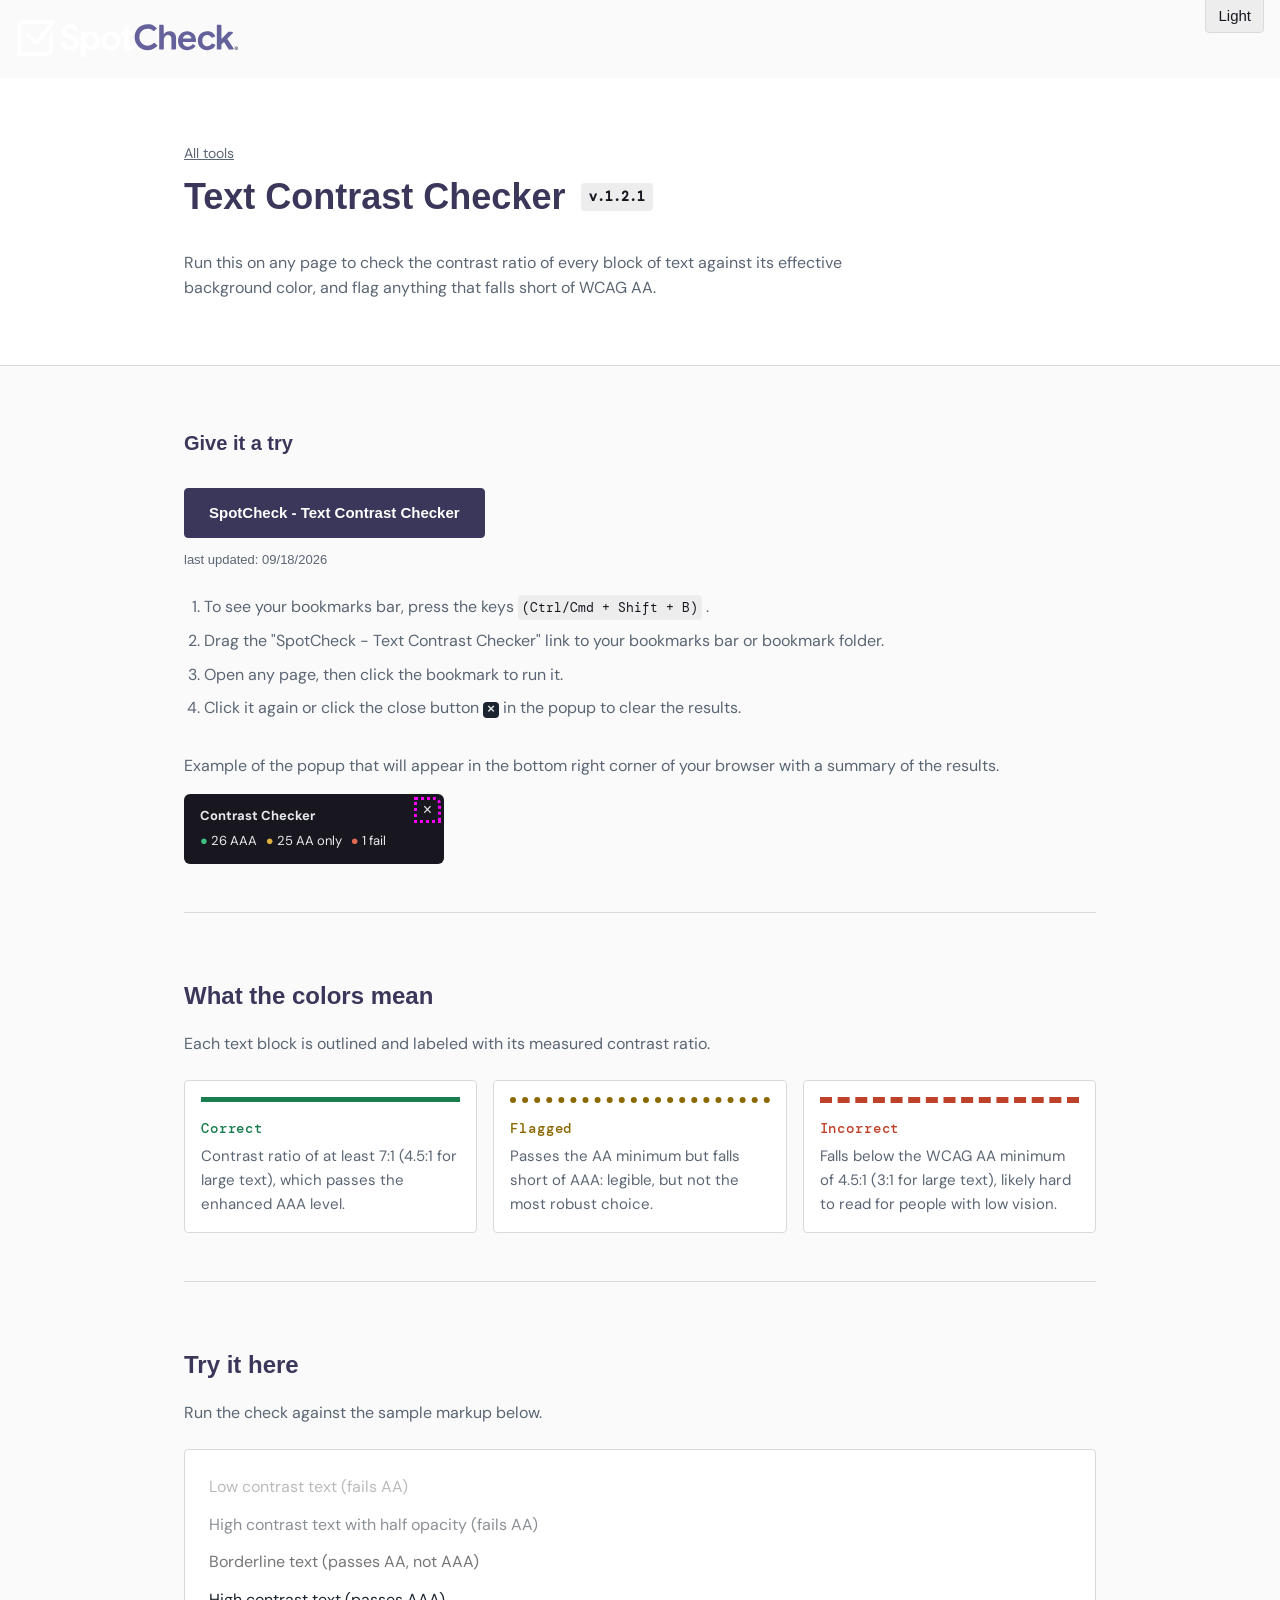
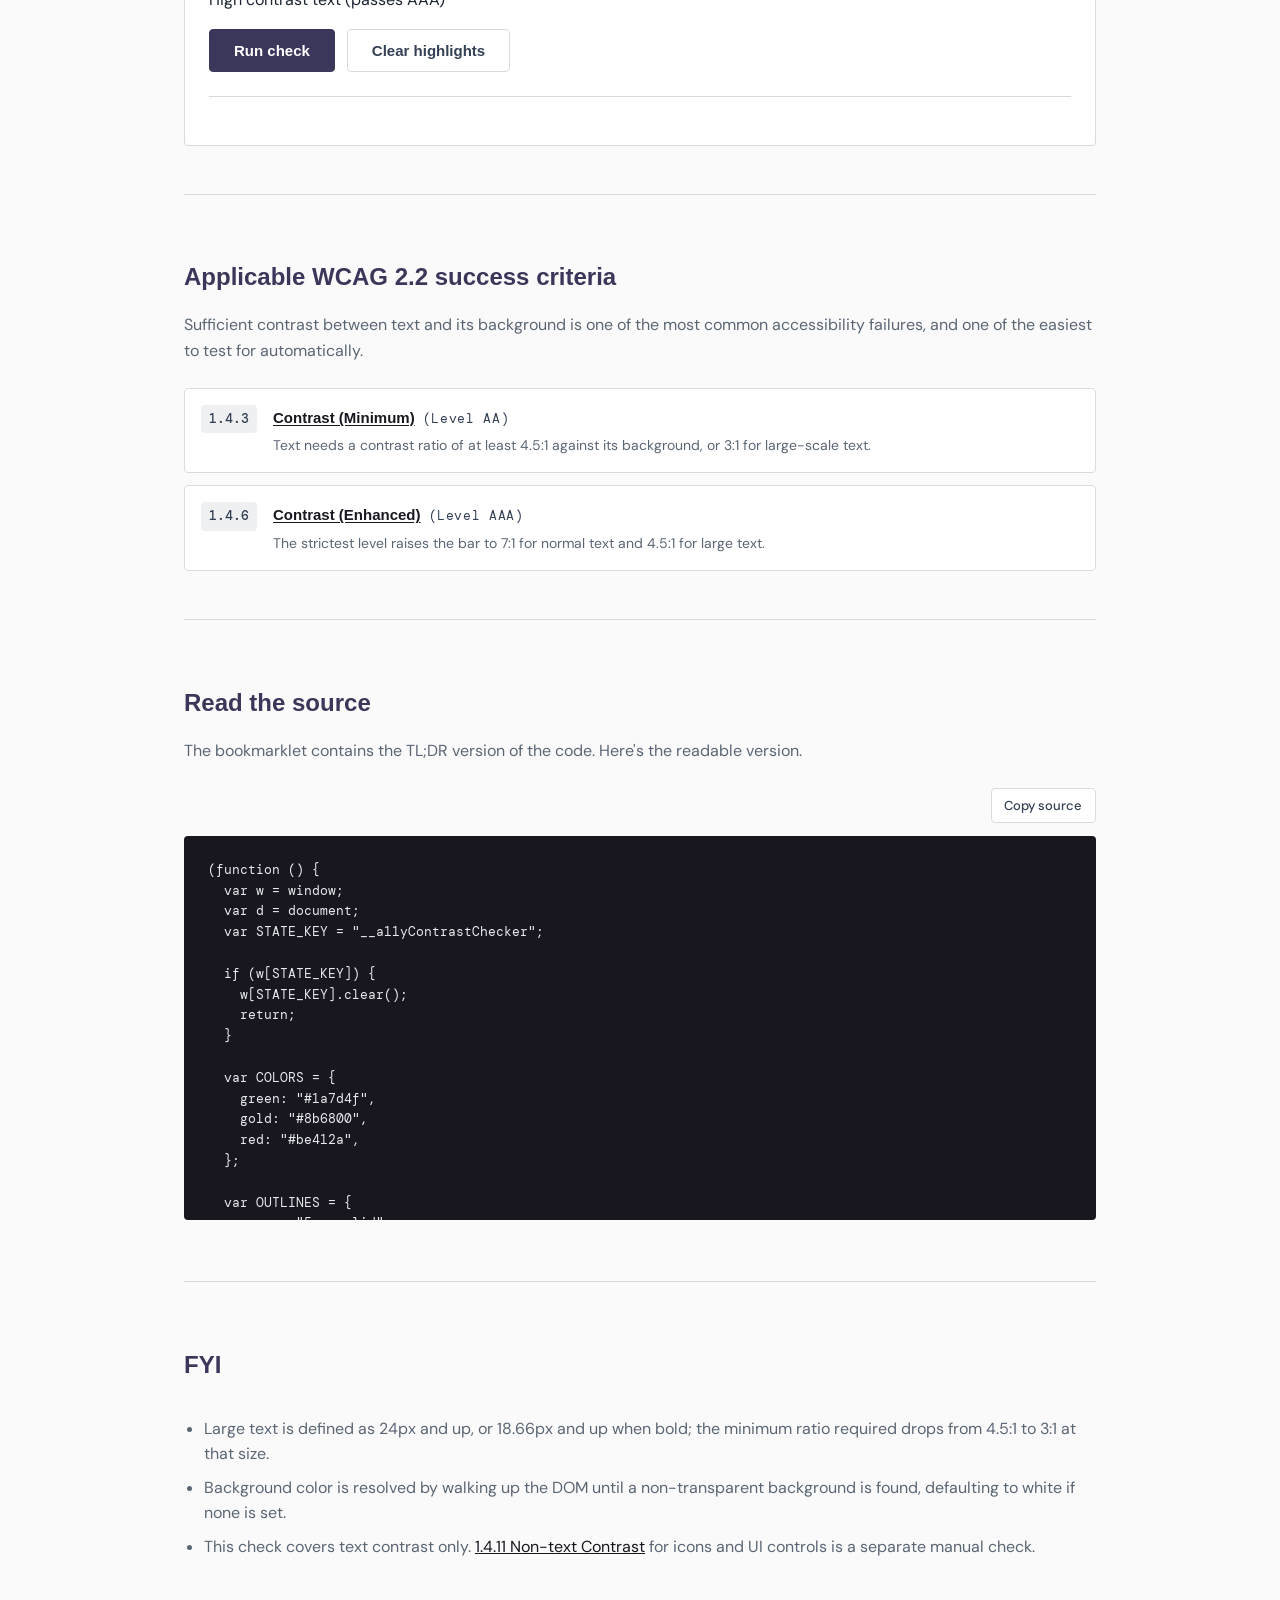
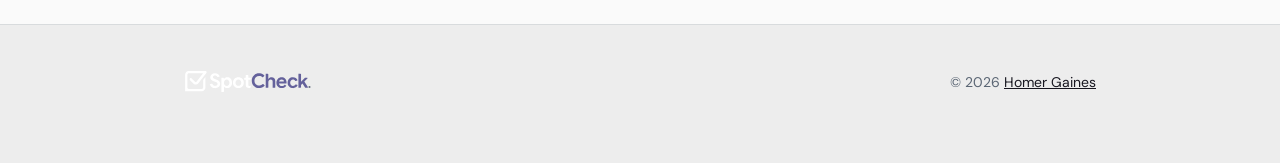
<file: text-contrast-checker.html>
<!doctype html>
<html lang="en">
  <head>
    <meta charset="utf-8" />
    <meta name="viewport" content="width=device-width, initial-scale=1" />
    <title>Text Contrast Checker Bookmarklet | SpotCheck</title>
    <meta
      name="description"
      content="Flags text below the WCAG 4.5:1 contrast ratio against its background."
    />

    <meta property="og:type" content="website" />
    <meta
      property="og:url"
      content="https://spotcheck.tools/text-contrast-checker"
    />
    <meta property="og:site_name" content="SpotCheck" />
    <meta property="og:title" content="Text Contrast Checker Bookmarklet" />
    <meta
      property="og:description"
      content="Flags text below the WCAG 4.5:1 contrast ratio against its background."
    />
    <meta
      property="og:image"
      content="https://www.spotcheck.tools/img/spotchecktools-share-banner.jpg"
    />
    <meta property="og:image:width" content="1200" />
    <meta property="og:image:height" content="630" />
    <meta
      property="og:image:alt"
      content="SpotCheck logo above the words: an accessibility toolkit."
    />
    <meta property="og:locale" content="en_US" />

    <meta name="twitter:card" content="summary_large_image" />
    <meta name="twitter:title" content="Text Contrast Checker Bookmarklet" />
    <meta
      name="twitter:description"
      content="Flags text below the WCAG 4.5:1 contrast ratio against its background."
    />
    <meta
      name="twitter:image"
      content="https://www.spotcheck.tools/img/spotchecktools-share-banner.jpg"
    />
    <meta
      name="twitter:image:alt"
      content="SpotCheck logo above the words: an accessibility toolkit."
    />
    <meta name="twitter:creator" content="@xirclebox" />
    <meta name="twitter:site" content="@xirclebox" />
    <meta name="color-scheme" content="light dark" />
    <link
      rel="canonical"
      href="https://www.spotcheck.tools/text-contrast-checker"
    />
    <link rel="icon" href="/img/favicon.png" type="image/png" />
    <link rel="preconnect" href="https://fonts.googleapis.com" />
    <link rel="preconnect" href="https://fonts.gstatic.com" crossorigin />
    <link rel="stylesheet" href="bookmarklet.css" />
    <script
      defer
      src="https://cloud.umami.is/script.js"
      data-website-id="f4892d19-de6e-406d-9e85-edab362f1ae8"
      data-domains="spotcheck.tools,www.spotcheck.tools"
    ></script>
    <script>
      const t = localStorage.getItem("__spotcheck_theme") || "system";

      if (t === "system") {
        document.documentElement.removeAttribute("data-theme");
      } else {
        document.documentElement.setAttribute("data-theme", t);
      }
    </script>
    <script defer src="js/theme.js"></script>
  </head>
  <body class="text-contrast">
    <a class="skip-link" href="#main">Skip to content</a>

    <header class="page-header">
      <div id="theme-toggle-container" class="theme-toggle-container"></div>
      <div class="tophat">
        <a href="index.html" class="tophat__link">
          <span
            class="logo-header"
            role="img"
            alt="SpotCheck logo - home"
          ></span
        ></a>
      </div>
      <div class="wrap">
        <a href="index.html" class="bookmarklet-back__link">All tools</a>
        <h1 class="site-header__title">
          Text Contrast Checker
          <div class="version">v.1.2.1</div>
        </h1>
        <p class="site-header__lede">
          Run this on any page to check the contrast ratio of every block of
          text against its effective background color, and flag anything that
          falls short of WCAG AA.
        </p>
      </div>
    </header>

    <main id="main">
      <div class="wrap">
        <section
          aria-labelledby="install-heading"
          class="install-heading__section"
        >
          <h2 id="install-heading" class="section__heading">Give it a try</h2>

          <div class="bookmarklet-row">
            <a
              class="bookmarklet"
              href="javascript:!function()%7Bvar%20e%3Dwindow%2Ct%3Ddocument%2Cn%3D%22__a11yContrastChecker%22%3Bif(e%5Bn%5D)e%5Bn%5D.clear()%3Belse%7Bvar%20a%2Cr%2Co%2Ci%2Cl%2Cs%2Cd%2Cu%3D%7Bgreen%3A%22%231a7d4f%22%2Cgold%3A%22%238b6800%22%2Cred%3A%22%23be412a%22%7D%2Cc%3D%7Bgreen%3A%225px%20solid%22%2Cgold%3A%226px%20dotted%22%2Cred%3A%225px%20dashed%22%7D%2Cp%3D%7Bgreen%3A%22%233fbf7f%22%2Cgold%3A%22%23e0b84f%22%2Cred%3A%22%23e06a4f%22%7D%2Cf%3D%7Baaa%3A%22green%22%2Caa%3A%22gold%22%2Cimage%3A%22gold%22%2Cfail%3A%22red%22%7D%2Cg%3D%7Baaa%3A%22passes%20AAA%22%2Caa%3A%22passes%20AA%2C%20not%20AAA%22%2Cimage%3A%22background%20image%2C%20check%20this%20one%20by%20hand%22%2Cfail%3A%22fails%20AA%22%7D%2Ch%3D%7Blarge%3A%7Baa%3A3%2Caaa%3A4.5%7D%2Cnormal%3A%7Baa%3A4.5%2Caaa%3A7%7D%7D%2Cb%3D%2Frgba%3F%5C((%5B%5E)%5D%2B)%5C)%2F%2Cx%3D%2F%5B%5Cs%2C%5C%2F%5D%2B%2F%2Cy%3D%7Br%3A255%2Cg%3A255%2Cb%3A255%2Ca%3A1%7D%2Cm%3D%7Br%3A0%2Cg%3A0%2Cb%3A0%2Ca%3A0%7D%2Cv%3D%5B%5D%2CA%3D%7Bgreen%3A0%2Cgold%3A0%2Cred%3A0%7D%2CC%3Dnull%3B(a%3D%22*%22%2Co%3D%5B%5D%2Ci%3Dnew%20WeakSet%2Cfunction%20e(t)%7B(function(e)%7Bif(%22SLOT%22%3D%3D%3De.tagName%26%26e.assignedElements)%7Bvar%20t%3De.assignedElements(%7Bflatten%3A!0%7D)%3Bif(t.length)return%20t%7Dreturn%20Array.prototype.slice.call(e.children)%7D)(t).forEach(function(t)%7Bi.has(t)%7C%7C(i.add(t)%2Ct.matches(a)%26%26o.push(t)%2Ct.shadowRoot%3Fe(t.shadowRoot)%3Ae(t))%7D)%7D(r%7C%7Ct.body)%2Co).filter(function(e)%7Breturn%20function(e)%7Breturn%20Array.prototype.some.call(e.childNodes%2Cfunction(e)%7Breturn%203%3D%3D%3De.nodeType%26%26k(e.textContent)%7D)%7D(e)%26%26function(e)%7Bvar%20t%3De.getBoundingClientRect()%3Breturn%20t.width%3E0%26%26t.height%3E0%7D(e)%7D).forEach(function(e)%7Bvar%20t%3DgetComputedStyle(e)%2Cn%3DS(t.color)%3Bif(n)%7Bvar%20a%3DO(e)%2Cr%3Dn.a*a.opacity%3Bif(r)%7Bvar%20o%2Ci%2Cl%2Cs%2Cd%3DF(T(n%2Cr)%2Ca.color)%2Cp%3D(o%3Dd%2Ci%3Da.color%2Cl%3Dj(o)%2B.05%2Cs%3Dj(i)%2B.05%2Cl%3Es%3Fl%2Fs%3As%2Fl)%2Cg%3Dfunction(e%2Ct%2Cn)%7Bvar%20a%3Dt%3Fh.large%3Ah.normal%3Breturn%20n%3F%22image%22%3Ae%3Ca.aa%3F%22fail%22%3Ae%3Ca.aaa%3F%22aa%22%3A%22aaa%22%7D(p%2Cfunction(e)%7Bvar%20t%3DparseFloat(e.fontSize)%2Cn%3DparseInt(e.fontWeight%2C10)%7C%7C400%3Breturn%20t%3E%3D24%7C%7Ct%3E%3D18.66%26%26n%3E%3D700%7D(t)%2Ca.image)%3B!function(e%2Ct%2Cn)%7Bvar%20a%3Df%5Bt%5D%2Cr%3DH(e)%3C1%2Co%3D%7Bel%3Ae%2Coutline%3Ae.style.outline%2Coffset%3Ae.style.outlineOffset%2Cposition%3Ae.style.position%2Copacity%3Ae.style.opacity%2Cbadge%3Az(t%2Cn%2Cr)%7D%3BA%5Ba%5D%2B%3D1%2Ce.style.outline%3Dc%5Ba%5D%2B%22%20%22%2Bu%5Ba%5D%2Ce.style.outlineOffset%3D%223px%22%2C%22static%22%3D%3D%3DgetComputedStyle(e).position%26%26(e.style.position%3D%22relative%22)%2Cr%26%26(e.style.opacity%3D%221%22)%2Ce.insertBefore(o.badge%2Ce.firstChild)%2Cv.push(o)%7D(e%2Cg%2Cp)%7D%7D%7D)%2Cl%3Dt.createElement(%22div%22)%2Cs%3Dt.createElement(%22strong%22)%2Cd%3Dt.createElement(%22button%22)%2Cl.setAttribute(%22data-a11y-contrast-check%22%2C%22panel%22)%2Cl.setAttribute(%22role%22%2C%22status%22)%2Cl.style.cssText%3D%5B%22position%3Afixed%22%2C%22right%3A16px%22%2C%22bottom%3A16px%22%2C%22max-width%3A300px%22%2C%22padding%3A12px%2032px%2012px%2016px%22%2C%22border-radius%3A6px%22%2C%22background%3A%23181720%22%2C%22color%3A%23e7eaed%22%2C%22font%3A400%2014px%2F1.5%20Arial%2C%20Helvetica%2C%20%5C%22Helvetica%20Neue%5C%22%2C%20sans-serif%22%2C%22box-shadow%3A0%208px%2024px%20rgba(0%2C0%2C0%2C0.35)%22%2C%22z-index%3A2147483647%22%5D.join(%22%3B%22)%2Cs.textContent%3D%22Text%20Contrast%20Checker%22%2Cs.style.cssText%3D%22display%3Ablock%3Bmargin-bottom%3A4px%3Bcolor%3A%23fff%22%2Cl.appendChild(s)%2Cl.appendChild(I(%22green%22%2C%22AAA%22))%2Cl.appendChild(I(%22gold%22%2C%22AA%20only%20or%20needs%20review%22))%2Cl.appendChild(I(%22red%22%2C%22fail%22))%2Cd.type%3D%22button%22%2Cd.textContent%3D%22%C3%97%22%2Cd.setAttribute(%22aria-label%22%2C%22Clear%20the%20contrast%20results%22)%2Cd.style.cssText%3D%5B%22position%3Aabsolute%22%2C%22top%3A6px%22%2C%22right%3A6px%22%2C%22width%3A24px%22%2C%22height%3A24px%22%2C%22padding%3A2px%206px%22%2C%22border%3Anone%22%2C%22background%3Atransparent%22%2C%22color%3A%23e7eaed%22%2C%22font%3A16px%2F1%20Arial%2C%20Helvetica%2C%20%5C%22Helvetica%20Neue%5C%22%2C%20sans-serif%22%2C%22cursor%3Apointer%22%5D.join(%22%3B%22)%2Cd.addEventListener(%22click%22%2CB)%2Cl.appendChild(d)%2CC%3Dl%2Ct.body.appendChild(C)%2Ce%5Bn%5D%3D%7Bclear%3AB%7D%7Dfunction%20k(e)%7Breturn(e%7C%7C%22%22).replace(%2F%5Cs%2B%2Fg%2C%22%20%22).trim()%7Dfunction%20E(e)%7Bvar%20t%3De.getRootNode%3Fe.getRootNode()%3Anull%3Breturn%20t%26%26t.host%3Ft.host%3Anull%7Dfunction%20N(e)%7Breturn%20e.assignedSlot%3Fe.assignedSlot.parentElement%7C%7CE(e.assignedSlot)%3Ae.parentElement%3Fe.parentElement%3AE(e)%7Dfunction%20w(e)%7Bvar%20t%3DparseFloat(e)%3Breturn%20isNaN(t)%3F1%3A-1%3D%3D%3De.indexOf(%22%25%22)%3Ft%3At%2F100%7Dfunction%20S(e)%7Bvar%20t%3DString(e).match(b)%3Bif(!t)return%20null%3Bvar%20n%3Dt%5B1%5D.split(x).filter(function(e)%7Breturn%20e.length%3E0%7D)%3Breturn%20n.length%3C3%3Fnull%3A%7Br%3AparseFloat(n%5B0%5D)%2Cg%3AparseFloat(n%5B1%5D)%2Cb%3AparseFloat(n%5B2%5D)%2Ca%3An.length%3E3%3Fw(n%5B3%5D)%3A1%7D%7Dfunction%20T(e%2Ct)%7Breturn%7Br%3Ae.r%2Cg%3Ae.g%2Cb%3Ae.b%2Ca%3At%7D%7Dfunction%20F(e%2Ct)%7Bvar%20n%3De.a%2Bt.a*(1-e.a)%3Bif(!n)return%7Br%3A0%2Cg%3A0%2Cb%3A0%2Ca%3A0%7D%3Bfunction%20a(a)%7Breturn(e%5Ba%5D*e.a%2Bt%5Ba%5D*t.a*(1-e.a))%2Fn%7Dreturn%7Br%3Aa(%22r%22)%2Cg%3Aa(%22g%22)%2Cb%3Aa(%22b%22)%2Ca%3An%7D%7Dfunction%20H(e)%7Bvar%20t%3DparseFloat(getComputedStyle(e).opacity)%3Breturn%20isNaN(t)%3F1%3At%7Dfunction%20O(e)%7Bfor(var%20t%2Cn%2Ca%3Dfunction(e)%7Bfor(var%20t%3D%5B%5D%2Cn%3De%3Bn%3B)t.push(n)%2Cn%3DN(n)%3Breturn%20t.reverse()%7D(e)%2Cr%3Dfunction(e)%7Bvar%20t%3D%5B%5D%2Cn%3D1%3Breturn%20e.forEach(function(e)%7Bn*%3DH(e)%2Ct.push(n)%7D)%2Ct%7D(a)%2Co%3Dm%2Ci%3D!1%2Cl%3Da.length-1%3Bl%3E%3D0%26%26o.a%3C1%3B)%7Bif((t%3DgetComputedStyle(a%5Bl%5D)).backgroundImage%26%26%22none%22!%3D%3Dt.backgroundImage)%7Bi%3D!0%3Bbreak%7D(n%3DS(t.backgroundColor))%26%26n.a%3E0%26%26(o%3DF(o%2CT(n%2Cn.a*r%5Bl%5D)))%2Cl-%3D1%7Dreturn%20o.a%3C1%26%26(o%3DF(o%2Cy))%2C%7Bcolor%3Ao%2Copacity%3Ar%5Br.length-1%5D%2Cimage%3Ai%7D%7Dfunction%20R(e)%7Bvar%20t%3De%2F255%3Breturn%20t%3C%3D.03928%3Ft%2F12.92%3AMath.pow((t%2B.055)%2F1.055%2C2.4)%7Dfunction%20j(e)%7Breturn.2126*R(e.r)%2B.7152*R(e.g)%2B.0722*R(e.b)%7Dfunction%20z(e%2Cn%2Ca)%7Bvar%20r%3Dt.createElement(%22span%22)%3Breturn%20r.setAttribute(%22data-a11y-contrast-check%22%2C%22badge%22)%2Cr.setAttribute(%22aria-hidden%22%2C%22true%22)%2Cr.textContent%3Dfunction(e%2Ct%2Cn)%7Bvar%20a%3D%22fail%22%3D%3D%3De%26%26n%3F%22opacity%20%22%2Bg%5Be%5D%3Ag%5Be%5D%3Breturn%20t.toFixed(2)%2B%22%3A1%2C%20%22%2Ba%7D(e%2Cn%2Ca)%2Cr.style.cssText%3D%5B%22position%3Aabsolute%22%2C%22top%3A0%22%2C%22left%3A0%22%2C%22transform%3AtranslateY(-100%25)%22%2C%22max-width%3Amin(90vw%2C%2024rem)%22%2C%22padding%3A4px%208px%22%2C%22border-radius%3A4px%22%2C%22background%3A%22%2Bu%5Bf%5Be%5D%5D%2C%22color%3A%23fff%22%2C%22font%3A500%2016px%2F1.2%20Arial%2C%20Helvetica%2C%20%5C%22Helvetica%20Neue%5C%22%2C%20sans-serif%22%2C%22pointer-events%3Anone%22%2C%22white-space%3Anowrap%22%2C%22z-index%3A2147483646%22%5D.join(%22%3B%22)%2Cr%7Dfunction%20I(e%2Cn)%7Bvar%20a%3Dt.createElement(%22p%22)%2Cr%3Dt.createElement(%22span%22)%3Breturn%20a.style.cssText%3D%22margin%3A0%3Bpadding%3A0%3Bcolor%3A%23fff%22%2Cr.textContent%3D%22%E2%97%8F%22%2Cr.style.cssText%3D%22color%3A%22%2Bp%5Be%5D%2B%22%3Bmargin-right%3A6px%22%2Ca.appendChild(r)%2Ca.appendChild(t.createTextNode(A%5Be%5D%2B%22%20%22%2Bn))%2Ca%7Dfunction%20B()%7Bv.forEach(function(e)%7Be.el.style.outline%3De.outline%2Ce.el.style.outlineOffset%3De.offset%2Ce.el.style.position%3De.position%2Ce.el.style.opacity%3De.opacity%2Ck(e.el.getAttribute(%22style%22))%7C%7Ce.el.removeAttribute(%22style%22)%2Ce.badge.parentNode%26%26e.badge.parentNode.removeChild(e.badge)%7D)%2Cv%3D%5B%5D%2CC%26%26C.parentNode%26%26C.parentNode.removeChild(C)%2CC%3Dnull%2Cdelete%20e%5Bn%5D%7D%7D()%3B"
              onclick="return false;"
              data-bookmarklet="text-contrast-checker"
              >SpotCheck - Text Contrast Checker</a
            >
            <p class="updated-on">last updated: 09/18/2026</p>
          </div>
          <ol class="steps">
            <li>
              To see your bookmarks bar, press the keys
              <code class="helper-text">(Ctrl/Cmd + Shift + B)</code>
              .
            </li>
            <li>
              Drag the "SpotCheck - Text Contrast Checker" link to your
              bookmarks bar or bookmark folder.
            </li>
            <li>Open any page, then click the bookmark to run it.</li>
            <li>
              Click it again or click the close button
              <pre class="example-close-button" aria-hidden="true">×</pre>
              in the popup to clear the results.
            </li>
          </ol>
          <div class="results-popup-example-container">
            <p>
              Example of the popup that will appear in the bottom right corner
              of your browser with a summary of the results.
            </p>
            <div class="results-popup-example" id="example-popup">
              <strong style="display: block; margin-bottom: 4px"
                >Contrast Checker</strong
              ><span style="color: #3fbf7f">●</span> 26 AAA &nbsp;
              <span style="color: #e0b03f">●</span> 25 AA only &nbsp;
              <span style="color: #e06a4f">●</span> 1 fail
              <button
                id="fadeOut"
                type="button"
                class="results-popup-example-close-button"
                aria-label="example of the close button"
              >
                ×
              </button>
            </div>
          </div>
        </section>

        <section aria-labelledby="legend-heading">
          <h2 id="legend-heading">What the colors mean</h2>
          <p class="section-intro">
            Each text block is outlined and labeled with its measured contrast
            ratio.
          </p>
          <div class="legend">
            <div class="legend__item legend__item--green">
              <span class="legend__item-swatch" aria-hidden="true"></span>
              <span class="legend__item-label">Correct</span>
              <p class="legend__item-body">
                Contrast ratio of at least 7:1 (4.5:1 for large text), which
                passes the enhanced AAA level.
              </p>
            </div>
            <div class="legend__item legend__item--gold">
              <span class="legend__item-swatch" aria-hidden="true"></span>
              <span class="legend__item-label">Flagged</span>
              <p class="legend__item-body">
                Passes the AA minimum but falls short of AAA: legible, but not
                the most robust choice.
              </p>
            </div>
            <div class="legend__item legend__item--red">
              <span class="legend__item-swatch" aria-hidden="true"></span>
              <span class="legend__item-label">Incorrect</span>
              <p class="legend__item-body">
                Falls below the WCAG AA minimum of 4.5:1 (3:1 for large text),
                likely hard to read for people with low vision.
              </p>
            </div>
          </div>
        </section>

        <section aria-labelledby="demo-heading">
          <h2 id="demo-heading">Try it here</h2>
          <p class="section-intro">
            Run the check against the sample markup below.
          </p>
          <div class="demo">
            <div class="demo__stage" id="demo-stage">
              <p style="color: #bbbbbb; background: #ffffff">
                Low contrast text (fails AA)
              </p>
              <p style="color: #1b2430; background: #ffffff; opacity: 0.5">
                High contrast text with half opacity (fails AA)
              </p>
              <p style="color: #767676; background: #ffffff">
                Borderline text (passes AA, not AAA)
              </p>
              <p style="color: #1b2430; background: #ffffff">
                High contrast text (passes AAA)
              </p>
            </div>
            <div class="demo__controls">
              <button type="button" class="button button" id="demo-run">
                Run check
              </button>
              <button
                type="button"
                class="button button--outline"
                id="demo-clear"
              >
                Clear highlights
              </button>
            </div>
            <div
              class="demo__results"
              id="demo-results"
              aria-live="polite"
            ></div>
          </div>
        </section>

        <section aria-labelledby="criteria-heading">
          <h2 id="criteria-heading">Applicable WCAG 2.2 success criteria</h2>
          <p class="section-intro">
            Sufficient contrast between text and its background is one of the
            most common accessibility failures, and one of the easiest to test
            for automatically.
          </p>
          <ul class="criteria">
            <li class="criteria__item">
              <span class="criteria__number">1.4.3</span>
              <div class="criteria__body">
                <a
                  class="criteria__link"
                  href="https://www.w3.org/WAI/WCAG22/Understanding/contrast-minimum"
                  target="_blank"
                  rel="noopener noreferrer"
                  >Contrast (Minimum)</a
                ><span class="criteria__level">(Level AA)</span>
                <p class="criteria__desc">
                  Text needs a contrast ratio of at least 4.5:1 against its
                  background, or 3:1 for large-scale text.
                </p>
              </div>
            </li>
            <li class="criteria__item">
              <span class="criteria__number">1.4.6</span>
              <div class="criteria__body">
                <a
                  class="criteria__link"
                  href="https://www.w3.org/WAI/WCAG22/Understanding/contrast-enhanced"
                  target="_blank"
                  rel="noopener noreferrer"
                  >Contrast (Enhanced)</a
                ><span class="criteria__level">(Level AAA)</span>
                <p class="criteria__desc">
                  The strictest level raises the bar to 7:1 for normal text and
                  4.5:1 for large text.
                </p>
              </div>
            </li>
          </ul>
        </section>

        <section aria-labelledby="source-heading">
          <h2 id="source-heading">Read the source</h2>
          <p class="section-intro">
            The bookmarklet contains the TL;DR version of the code. Here's the
            readable version.
          </p>
          <div class="source__actions">
            <button type="button" class="button copy-button" id="copy-source">
              Copy source
            </button>
          </div>
          <pre class="source__code" id="source-code" tabindex="0">
(function () {
  var w = window;
  var d = document;
  var STATE_KEY = "__a11yContrastChecker";

  if (w[STATE_KEY]) {
    w[STATE_KEY].clear();
    return;
  }

  var COLORS = {
    green: "#1a7d4f",
    gold: "#8b6800",
    red: "#be412a",
  };

  var OUTLINES = {
    green: "5px solid",
    gold: "6px dotted",
    red: "5px dashed",
  };

  var OUTLINE_OFFSET = "3px";

  var DOTS = {
    green: "#3fbf7f",
    gold: "#e0b84f",
    red: "#e06a4f",
  };

  var LEVELS = {
    aaa: "green",
    aa: "gold",
    image: "gold",
    fail: "red",
  };

  var BADGES = {
    aaa: "passes AAA",
    aa: "passes AA, not AAA",
    image: "background image, check this one by hand",
    fail: "fails AA",
  };

  var THRESHOLDS = {
    large: { aa: 3, aaa: 4.5 },
    normal: { aa: 4.5, aaa: 7 },
  };

  var LARGE_TEXT_SIZE = 24;
  var LARGE_BOLD_SIZE = 18.66;
  var BOLD_WEIGHT = 700;
  var DEFAULT_WEIGHT = 400;
  var RATIO_DECIMALS = 2;
  var TEXT_NODE = 3;
  var TEXT_SELECTOR = "*";
  var COLOR_PATTERN = /rgba?\(([^)]+)\)/;
  var COLOR_SEPARATOR = /[\s,\/]+/;
  var WHITE = { r: 255, g: 255, b: 255, a: 1 };
  var TRANSPARENT = { r: 0, g: 0, b: 0, a: 0 };
  var IMAGE_NONE = "none";
  var OPAQUE = 1;

  var SLOT_TAG = "SLOT";

  var records = [];
  var counts = { green: 0, gold: 0, red: 0 };
  var panel = null;

  function normalize(value) {
    return (value || "").replace(/\s+/g, " ").trim();
  }

  function flatChildren(node) {
    if (node.tagName === SLOT_TAG && node.assignedElements) {
      var assigned = node.assignedElements({ flatten: true });
      if (assigned.length) {
        return assigned;
      }
    }
    return Array.prototype.slice.call(node.children);
  }

  function deepQuery(selector, root) {
    var found = [];
    var seen = new WeakSet();

    function walk(node) {
      flatChildren(node).forEach(function (el) {
        if (seen.has(el)) {
          return;
        }
        seen.add(el);
        if (el.matches(selector)) {
          found.push(el);
        }
        if (el.shadowRoot) {
          walk(el.shadowRoot);
          return;
        }
        walk(el);
      });
    }

    walk(root || d.body);
    return found;
  }

  function hostOf(node) {
    var root = node.getRootNode ? node.getRootNode() : null;
    return root && root.host ? root.host : null;
  }

  function flatParentOf(el) {
    if (el.assignedSlot) {
      return el.assignedSlot.parentElement || hostOf(el.assignedSlot);
    }
    if (el.parentElement) {
      return el.parentElement;
    }
    return hostOf(el);
  }

  function toAlpha(part) {
    var value = parseFloat(part);
    if (isNaN(value)) {
      return 1;
    }
    return part.indexOf("%") === -1 ? value : value / 100;
  }

  function parseColor(value) {
    var match = String(value).match(COLOR_PATTERN);
    if (!match) {
      return null;
    }
    var parts = match[1].split(COLOR_SEPARATOR).filter(function (part) {
      return part.length > 0;
    });
    if (parts.length < 3) {
      return null;
    }
    return {
      r: parseFloat(parts[0]),
      g: parseFloat(parts[1]),
      b: parseFloat(parts[2]),
      a: parts.length > 3 ? toAlpha(parts[3]) : 1,
    };
  }

  function withAlpha(color, alpha) {
    return { r: color.r, g: color.g, b: color.b, a: alpha };
  }

  function blend(top, bottom) {
    var alpha = top.a + bottom.a * (1 - top.a);
    if (!alpha) {
      return { r: 0, g: 0, b: 0, a: 0 };
    }
    function channel(key) {
      return (top[key] * top.a + bottom[key] * bottom.a * (1 - top.a)) / alpha;
    }
    return { r: channel("r"), g: channel("g"), b: channel("b"), a: alpha };
  }

  function opacityOf(el) {
    var value = parseFloat(getComputedStyle(el).opacity);
    return isNaN(value) ? 1 : value;
  }

  function ancestorsOf(el) {
    var chain = [];
    var node = el;
    while (node) {
      chain.push(node);
      node = flatParentOf(node);
    }
    return chain.reverse();
  }

  function opacityChain(chain) {
    var opacities = [];
    var running = 1;

    chain.forEach(function (node) {
      running *= opacityOf(node);
      opacities.push(running);
    });
    return opacities;
  }

  function backdropOf(el) {
    var chain = ancestorsOf(el);
    var opacities = opacityChain(chain);
    var backdrop = TRANSPARENT;
    var image = false;
    var index = chain.length - 1;
    var style;
    var background;

    while (index >= 0 && backdrop.a < OPAQUE) {
      style = getComputedStyle(chain[index]);
      if (style.backgroundImage && style.backgroundImage !== IMAGE_NONE) {
        image = true;
        break;
      }
      background = parseColor(style.backgroundColor);
      if (background && background.a > 0) {
        backdrop = blend(
          backdrop,
          withAlpha(background, background.a * opacities[index]),
        );
      }
      index -= 1;
    }

    if (backdrop.a < OPAQUE) {
      backdrop = blend(backdrop, WHITE);
    }
    return {
      color: backdrop,
      opacity: opacities[opacities.length - 1],
      image: image,
    };
  }

  function channelLuminance(value) {
    var channel = value / 255;
    return channel <= 0.03928
      ? channel / 12.92
      : Math.pow((channel + 0.055) / 1.055, 2.4);
  }

  function relativeLuminance(color) {
    return (
      0.2126 * channelLuminance(color.r) +
      0.7152 * channelLuminance(color.g) +
      0.0722 * channelLuminance(color.b)
    );
  }

  function contrastRatio(first, second) {
    var a = relativeLuminance(first) + 0.05;
    var b = relativeLuminance(second) + 0.05;
    return a > b ? a / b : b / a;
  }

  function isLargeText(style) {
    var size = parseFloat(style.fontSize);
    var weight = parseInt(style.fontWeight, 10) || DEFAULT_WEIGHT;
    return (
      size >= LARGE_TEXT_SIZE ||
      (size >= LARGE_BOLD_SIZE && weight >= BOLD_WEIGHT)
    );
  }

  function hasOwnText(el) {
    return Array.prototype.some.call(el.childNodes, function (node) {
      return node.nodeType === TEXT_NODE && normalize(node.textContent);
    });
  }

  function isRendered(el) {
    var rect = el.getBoundingClientRect();
    return rect.width > 0 && rect.height > 0;
  }

  function classify(ratio, large, overImage) {
    var limits = large ? THRESHOLDS.large : THRESHOLDS.normal;
    if (overImage) {
      return "image";
    }
    if (ratio < limits.aa) {
      return "fail";
    }
    if (ratio < limits.aaa) {
      return "aa";
    }
    return "aaa";
  }

  function labelFor(kind, ratio, hasOpacity) {
    var text =
      kind === "fail" && hasOpacity ? "opacity " + BADGES[kind] : BADGES[kind];
    return ratio.toFixed(RATIO_DECIMALS) + ":1, " + text;
  }

  function makeBadge(kind, ratio, hasOpacity) {
    var badge = d.createElement("span");

    badge.setAttribute("data-a11y-contrast-check", "badge");
    badge.setAttribute("aria-hidden", "true");
    badge.textContent = labelFor(kind, ratio, hasOpacity);
    badge.style.cssText = [
      "position:absolute",
      "top:0",
      "left:0",
      "transform:translateY(-100%)",
      "max-width:min(90vw, 24rem)",
      "padding:4px 8px",
      "border-radius:4px",
      "background:" + COLORS[LEVELS[kind]],
      "color:#fff",
      'font:500 16px/1.2 Arial, Helvetica, "Helvetica Neue", sans-serif',
      "pointer-events:none",
      "white-space:nowrap",
      "z-index:2147483646",
    ].join(";");
    return badge;
  }

  function mark(el, kind, ratio) {
    var color = LEVELS[kind];
    var hasOpacity = opacityOf(el) < 1;
    var record = {
      el: el,
      outline: el.style.outline,
      offset: el.style.outlineOffset,
      position: el.style.position,
      opacity: el.style.opacity,
      badge: makeBadge(kind, ratio, hasOpacity),
    };

    counts[color] += 1;
    el.style.outline = OUTLINES[color] + " " + COLORS[color];
    el.style.outlineOffset = OUTLINE_OFFSET;
    if (getComputedStyle(el).position === "static") {
      el.style.position = "relative";
    }
    if (hasOpacity) {
      el.style.opacity = "1";
    }
    el.insertBefore(record.badge, el.firstChild);
    records.push(record);
  }

  function makeCountLine(color, word) {
    var line = d.createElement("p");
    var dot = d.createElement("span");

    line.style.cssText = "margin:0;padding:0;color:#fff";
    dot.textContent = "\u25cf";
    dot.style.cssText = "color:" + DOTS[color] + ";margin-right:6px";
    line.appendChild(dot);
    line.appendChild(d.createTextNode(counts[color] + " " + word));
    return line;
  }

  function makePanel() {
    var wrapper = d.createElement("div");
    var heading = d.createElement("strong");
    var close = d.createElement("button");

    wrapper.setAttribute("data-a11y-contrast-check", "panel");
    wrapper.setAttribute("role", "status");
    wrapper.style.cssText = [
      "position:fixed",
      "right:16px",
      "bottom:16px",
      "max-width:300px",
      "padding:12px 32px 12px 16px",
      "border-radius:6px",
      "background:#181720",
      "color:#e7eaed",
      'font:400 14px/1.5 Arial, Helvetica, "Helvetica Neue", sans-serif',
      "box-shadow:0 8px 24px rgba(0,0,0,0.35)",
      "z-index:2147483647",
    ].join(";");

    heading.textContent = "Text Contrast Checker";
    heading.style.cssText = "display:block;margin-bottom:4px;color:#fff";
    wrapper.appendChild(heading);

    wrapper.appendChild(makeCountLine("green", "AAA"));
    wrapper.appendChild(makeCountLine("gold", "AA only or needs review"));
    wrapper.appendChild(makeCountLine("red", "fail"));

    close.type = "button";
    close.textContent = "\u00d7";
    close.setAttribute("aria-label", "Clear the contrast results");
    close.style.cssText = [
      "position:absolute",
      "top:6px",
      "right:6px",
      "width:24px",
      "height:24px",
      "padding:2px 6px",
      "border:none",
      "background:transparent",
      "color:#e7eaed",
      'font:16px/1 Arial, Helvetica, "Helvetica Neue", sans-serif',
      "cursor:pointer",
    ].join(";");
    close.addEventListener("click", clear);
    wrapper.appendChild(close);

    return wrapper;
  }

  function clear() {
    records.forEach(function (record) {
      record.el.style.outline = record.outline;
      record.el.style.outlineOffset = record.offset;
      record.el.style.position = record.position;
      record.el.style.opacity = record.opacity;
      if (!normalize(record.el.getAttribute("style"))) {
        record.el.removeAttribute("style");
      }
      if (record.badge.parentNode) {
        record.badge.parentNode.removeChild(record.badge);
      }
    });
    records = [];
    if (panel && panel.parentNode) {
      panel.parentNode.removeChild(panel);
    }
    panel = null;
    delete w[STATE_KEY];
  }

  deepQuery(TEXT_SELECTOR)
    .filter(function (el) {
      return hasOwnText(el) && isRendered(el);
    })
    .forEach(function (el) {
      var style = getComputedStyle(el);
      var foreground = parseColor(style.color);
      if (!foreground) {
        return;
      }
      var backdrop = backdropOf(el);
      var alpha = foreground.a * backdrop.opacity;
      if (!alpha) {
        return;
      }
      var painted = blend(withAlpha(foreground, alpha), backdrop.color);
      var ratio = contrastRatio(painted, backdrop.color);
      var kind = classify(ratio, isLargeText(style), backdrop.image);
      mark(el, kind, ratio);
    });

  panel = makePanel();
  d.body.appendChild(panel);
  w[STATE_KEY] = { clear: clear };
})();
          </pre>
        </section>

        <section aria-labelledby="notes-heading">
          <h2 id="notes-heading">FYI</h2>
          <ul class="notes">
            <li>
              Large text is defined as 24px and up, or 18.66px and up when bold;
              the minimum ratio required drops from 4.5:1 to 3:1 at that size.
            </li>
            <li>
              Background color is resolved by walking up the DOM until a
              non-transparent background is found, defaulting to white if none
              is set.
            </li>
            <li>
              This check covers text contrast only.
              <a
                href="https://www.w3.org/WAI/WCAG22/Understanding/non-text-contrast"
                target="_blank"
                rel="noopener noreferrer"
                >1.4.11 Non-text Contrast</a
              >
              for icons and UI controls is a separate manual check.
            </li>
          </ul>
        </section>
      </div>
    </main>

    <footer class="site-footer">
      <div class="wrap">
        <p>
          <a href="index.html">
            <span
              class="logo-footer"
              role="img"
              alt="SpotCheck logo - home"
            ></span
          ></a>
        </p>

        <p>
          &copy; 2026
          <a
            href="https://www.homergaines.com"
            rel="noopener noreferrer"
            target="_blank"
            >Homer Gaines</a
          >
        </p>
      </div>
    </footer>
    <script src="js/text-contrast.js"></script>
    <script src="js/play.js"></script>
  </body>
</html>
</file>
<file: bookmarklet.css>
@import url("https://fonts.googleapis.com/css2?family=Google+Sans+Flex:opsz,wght@6..144,1..1000&&family=IBM+Plex+Sans:wght@500;600;700&family=DM+Sans:ital,opsz,wght@0,9..40,100..1000;1,9..40,100..1000&family=DM+Mono:ital,wght@0,300;0,400;0,500;1,300;1,400;1,500&display=swap");

:root {
  --logo-url: url("./img/spotcheck-logo--header-dark.svg");
  --product-url: url("./img/spotchecktools-product-screen-dark.jpg");
  --light: #fff;
  --dark: #181720;
  --color-bg: #fafafa;
  --color-bg-tint: #ededed;
  --color-surface: var(--light);
  --color-hairline: #d8dbdd;
  --color-ink-muted: #5b6674;
  --color-navy: #3b375a;
  --color-navy-soft: #344054;
  --color-navy-dark: var(--dark);
  --color-navy-tint: #eef0f2;
  --color-green: #1a7d4f;
  --color-red: #be412a;
  --color-gold: #8b6800;
  --color-code: #e7eaed;
  --focus-color: #ff00ff;
  --accent: #646198;

  --border-radius: 0.25rem;
  --border-radius-lg: 1rem;
  --control-background: #3b375a;
  --control-border: #3b375a;
  --control-background--hover: var(--accent);
  --control-border--hover: #344054;
  --ui-border: #344054;
  --graditent: linear-gradient(-158deg, #656399 0%, #0f0e13 68%);
  --devtools-copy: var(--color-navy-soft);
  --devtools-link-color: var(--body-color);
  --devtools-screen-shadow: -18px 0 20px -8px rgba(11, 13, 33, 0.2);

  --source-code-background: var(--dark);
  --source-code-color: var(--color-code);
  --section-title-color: var(--color-navy-dark);
  --heading-color: var(--color-navy);
  --body-color: var(--color-navy-soft);
  --about__list-strong-color: var(--dark);
  --link-color: var(--dark);
  --back-link-color: var(--color-ink-muted);
  --criteria-level-color: var(--color-navy-soft);

  --font-display: "Google Sans Flex", sans-serif;
  --font-body: "DM Sans", sans-serif;
  --font-mono: "DM Mono", monospace;

  --font-size-11: 0.6875rem;
  --font-size-12: 0.75rem;
  --font-size-13: 0.8125rem;
  --font-size-14: 0.875rem;
  --font-size-15: 0.9375rem;
  --font-size-16: 1rem;
  --font-size-17: 1.0625rem;
  --font-size-18: 1.125rem;
  --font-size-20: 1.25rem;
  --font-size-22: 1.375rem;
  --font-size-28: 1.75rem;
  --font-size-32: 2rem;
  --font-size-36: 2.25rem;

  --space-4: 0.25rem;
  --space-8: 0.5rem;
  --space-12: 0.75rem;
  --space-16: 1rem;
  --space-20: 1.25rem;
  --space-24: 1.5rem;
  --space-32: 2rem;
  --space-40: 2.5rem;
  --space-48: 3rem;
  --space-64: 4rem;
  --space-80: 5rem;
  --speed-quick: 0.2s ease-in-out;
}

@media (prefers-color-scheme: dark) {
  :root {
    --logo-url: url("./img/spotcheck-logo--header-dark.svg");
    --product-url: url("./img/spotchecktools-product-screen-dark.jpg");
    --color-bg: #0f0e13;
    --color-bg-tint: #1b1a22;
    --color-surface: #181720;
    --color-hairline: #2a2932;
    --color-ink-muted: #a0a4ab;
    --color-navy: #3b375a;
    --color-navy-soft: #b8b5cc;
    --color-navy-dark: #e7eaed;
    --color-navy-tint: #1f1d2a;
    --color-gold: #e0b03f;
    --color-green: #3fbf7f;
    --color-red: #e06a4f;

    --section-title-color: var(--light);
    --heading-color: var(--color-navy-dark);
    --body-color: var(--color-ink-muted);
    --about__list-strong-color: var(--light);
    --link-color: var(--light);
    --criteria-level-color: #9d9ad1;
    --ui-border: #344054;
    --graditent: linear-gradient(-385deg, #656399 0%, #0f0e13 68%);
    --devtools-copy: var(--light);
    --devtools-link-color: var(--light);
    --devtools-screen-shadow: -18px 0 20px -8px rgba(11, 13, 33, 0.62);
  }
}

[data-theme="dark"] {
  --logo-url: url("./img/spotcheck-logo--header-dark.svg");
  --product-url: url("./img/spotchecktools-product-screen-dark.jpg");
  --color-bg: #0f0e13;
  --color-bg-tint: #1b1a22;
  --color-surface: #181720;
  --color-hairline: #2a2932;
  --color-ink-muted: #a0a4ab;
  --color-navy: #3b375a;
  --color-navy-soft: #b8b5cc;
  --color-navy-dark: #e7eaed;
  --color-navy-tint: #1f1d2a;
  --color-gold: #e0b03f;
  --color-green: #3fbf7f;
  --color-red: #e06a4f;

  --section-title-color: var(--light);
  --heading-color: var(--color-navy-dark);
  --body-color: var(--color-ink-muted);
  --about__list-strong-color: var(--light);
  --link-color: var(--light);
  --criteria-level-color: #9d9ad1;
  --ui-border: #344054;
  --demo-color: var(--color-navy-soft);
  --graditent: linear-gradient(-385deg, #656399 0%, #0f0e13 68%);
  --devtools-copy: var(--light);
  --devtools-link-color: var(--light);
  --devtools-screen-shadow: -18px 0 20px -8px rgba(11, 13, 33, 0.62);
}

[data-theme="light"] {
  --logo-url: url("./img/spotcheck-logo--header-light.svg");
  --product-url: url("./img/spotchecktools-product-screen-light.jpg");
  --color-bg: #fafafa;
  --color-bg-tint: #ededed;
  --color-surface: var(--light);
  --color-hairline: #d8dbdd;
  --color-ink-muted: #5b6674;
  --color-navy: #3b375a;
  --color-navy-soft: #344054;
  --color-navy-dark: var(--dark);
  --color-navy-tint: #eef0f2;
  --color-green: #1a7d4f;
  --color-red: #be412a;
  --color-gold: #8b6800;

  --section-title-color: var(--color-navy-dark);
  --heading-color: var(--color-navy);
  --body-color: var(--color-navy-soft);
  --about__list-strong-color: var(--dark);
  --link-color: var(--dark);
  --criteria-level-color: var(--color-navy-soft);
  --ui-border: var(--color-hairline);
  --graditent: linear-gradient(-158deg, var(--light) 0%, var(--color-bg) 68%);
  --devtools-copy: var(--color-navy-soft);
  --devtools-link-color: var(--body-color);
  --devtools-screen-shadow: -18px 0 20px -8px rgba(11, 13, 33, 0.2);
}

* {
  box-sizing: border-box;
}

html {
  scroll-behavior: smooth;
  font-size: 100%;
}

body {
  margin: 0;
  background: var(--color-bg);
  color: var(--body-color);
  font-family: var(--font-body);
  font-size: var(--font-size-16);
  line-height: 1.6;
}

a {
  color: var(--link-color);
}

h1,
h2,
h3 {
  font-family: var(--font-display);
  line-height: 1.25;
  display: inline-flex;
  color: var(--heading-color);
}

.sr-only {
  position: absolute;
  width: 1px;
  height: 1px;
  padding: 0;
  margin: -1px;
  overflow: hidden;
  clip: rect(0, 0, 0, 0);
  white-space: nowrap;
  border: 0;
}

.helper-text,
.version {
  display: inline;
  background: var(--color-bg-tint);
  color: var(--color-navy-dark);
  font-family: var(--font-mono);
  font-size: var(--font-size-13);
  line-height: 1.6;
  padding: var(--space-4);
  border-radius: var(--border-radius);
}

.version {
  display: inline-block;
  margin-top: var(--space-24);
  padding: var(--space-4) var(--space-8);
}

:focus-visible,
.skip-link:focus {
  outline: 4px solid transparent;
  box-shadow:
    0 0 0 4px var(--light),
    0 0 0 8px var(--focus-color);
}

.skip-link:focus {
  left: var(--space-16);
  top: var(--space-16);
  z-index: 100;
  background: var(--control-background--hover);
  color: var(--light);
  padding: var(--space-8) var(--space-16);
  border-radius: var(--border-radius);
}

.skip-link {
  position: absolute;
  left: -999px;
  top: auto;
}

.bookmarklet-back__link {
  color: var(--back-link-color);
  position: relative;
  display: block;
  margin: 0 0 var(--space-12) 0;
  font-size: var(--font-size-14);
}

.tophat {
  background: var(--color-bg);
  padding: var(--space-20) var(--space-16);
  display: flex;
  align-items: center;
  margin-bottom: var(--space-64);
}

.tophat__link {
  display: flex;
  width: 14rem;
  height: 38px;
  background-image: var(--logo-url);
  background-size: contain;
  background-repeat: no-repeat;
}

.logo {
  display: block;
  background-image: var(--logo-url);
  background-size: contain;
  background-repeat: no-repeat;
  inline-size: 100%;
  max-inline-size: 20rem;
  block-size: auto;
  aspect-ratio: 320 / 71;
}

.logomark {
  width: 100%;
  max-width: 1rem;
}

.logo-header {
  display: block;
  width: 100%;
}

a:has(.logo-footer) {
  display: inline-flex;
  align-items: center;
}

.logo-footer {
  max-width: 8rem;
  display: flex;
  width: 14rem;
  height: var(--space-24);
  background-image: var(--logo-url);
  background-size: contain;
  background-repeat: no-repeat;
}

.theme-toggle-container {
  display: flex;
  position: absolute;
  top: -2px;
  right: var(--space-16);
}

.theme-toggle__button {
  background: var(--color-bg-tint);
  color: var(--color-navy-dark);
  border: 1px solid var(--color-hairline);
  border-radius: var(--border-radius);
  border-top-left-radius: 0;
  border-top-right-radius: 0;
  padding: var(--space-8) var(--space-12);
  font-family: var(--font-display);
  font-weight: 400;
  font-size: var(--font-size-15);
  cursor: pointer;
}

main {
  padding-block: var(--space-48) var(--space-320);
}

main section {
  padding-block: var(--space-48);
  border-bottom: 1px solid var(--color-hairline);
}

main section:last-of-type {
  border-bottom: none;
}

.section__heading {
  font-size: var(--font-size-20);
  margin-bottom: var(--space-8);
}

.wrap {
  max-width: 61rem;
  margin-inline: auto;
  padding-inline: var(--space-16);
}

@media (min-width: 40rem) {
  .wrap {
    padding-inline: var(--space-32);
  }
}

.section-intro {
  color: var(--color-ink-muted);
  margin: 0 0 var(--space-24) 0;
}

.site-header,
.page-header {
  background: var(--color-surface);
  border-bottom: 1px solid var(--color-hairline);
  padding-block: var(--space-48) var(--space-32);
}

.page-header {
  padding: 0 0 var(--space-64) 0;
}

.site-header__title {
  font-size: var(--font-size-28);
  line-height: 1.15;
  margin: 0 0 var(--space-32);
  display: flex;
  flex-direction: column;
  font-family: var(--font-display);
}

.site-header__title-brand {
  font-weight: 700;
  font-size: var(--font-size-36);
}

.site-header__subtitle {
  font-weight: 400;
  font-size: var(--font-size-15);
}

.site-header__title .version {
  margin: 0 0 0 var(--space-16);
  align-self: center;
}

@media (min-width: 40rem) {
  .site-header__title {
    font-size: var(--font-size-36);
    align-items: start;
    flex-direction: row;
  }
}

.site-header__heading {
  font-size: var(--font-size-28);
  margin: 0 0 var(--space-20) 0;
}

.site-header__lede {
  color: var(--color-ink-muted);
  max-width: 45rem;
  margin: 0;
}

.bookmarklet-row {
  display: flex;
  flex-direction: column;
  align-items: flex-start;
  gap: var(--space-12);
  margin-block: var(--space-24);
}

.bookmarklet,
.button {
  display: inline-flex;
  font-family: var(--font-display);
  font-weight: 600;
  font-size: var(--font-size-15);
  color: var(--light);
  background: var(--control-background);
  border: 1px solid var(--control-border);
  border-radius: var(--border-radius);
  padding: var(--space-12) var(--space-24);
  cursor: pointer;
  transition: background var(--speed-quick);
}

.bookmarklet:hover,
.button:hover {
  background: var(--control-background--hover);
  border: 1px solid var(--control-border--hover);
}

.bookmarklet {
  cursor: grab;
  transition:
    transform var(--speed-quick),
    box-shadow var(--speed-quick);
  transform-origin: center;
  text-decoration: none;
}

.bookmarklet:hover {
  box-shadow: rgb(41, 68, 101) 8px 8px 16px -4px;
  transform: rotate(-1deg);
  text-decoration: underline;
}

.updated-on {
  font-family: var(--font-display);
  font-size: var(--font-size-13);
  color: var(--color-ink-muted);
  margin: 0;
}

.copy-button {
  font-family: var(--font-body);
  font-size: var(--font-size-13);
  font-weight: 500;
  padding: var(--space-8) var(--space-12);
  width: 105px;
  transition: width var(--speed-quick);
  text-wrap: nowrap;
  overflow: hidden;
}

.button--outline,
.copy-button {
  background: var(--color-surface);
  border: 1px solid var(--color-hairline);
  color: var(--body-color);
}

.button--outline:hover,
.copy-button:hover {
  border-color: var(--color-navy);
  background: var(--color-surface);
}

.copy-button--copied {
  border-color: var(--color-green);
  color: var(--color-green);
  font-weight: 700;
  width: 76px;
  transition: width var(--speed-quick);
}

.steps {
  color: var(--color-ink-muted);
  padding-left: 1.25rem;
  margin: var(--space-24) 0 0 0;
}

.steps li + li {
  margin-top: var(--space-8);
}

.results-popup-example-container {
  margin-top: var(--space-32);
  color: var(--color-ink-muted);
}

.results-popup-example-close-button {
  position: absolute;
  top: 6px;
  right: 6px;
  background: transparent;
  border-width: medium;
  border-style: none;
  border-color: currentcolor;
  border-image: none;
  color: rgb(231, 234, 237);
  font:
    16px / 1 -apple-system,
    sans-serif;
  padding: 2px 6px;
  border-top-right-radius: var(--border-radius);
  outline: 3px dotted var(--focus-color);
  cursor: pointer;
}

.results-popup-example {
  position: relative;
  background: var(--dark);
  color: #e7eaed;
  font-size: var(--font-size-13);
  padding: 12px 32px 12px 16px;
  border-radius: 6px;
  max-width: 260px;
  user-select: none;
  transform: translateY(0);
}

.fading {
  animation: fade-out-in 5s ease forwards;
}

@keyframes fade-out-in {
  0% {
    opacity: 1;
    transform: translateY(0);
  }
  8% {
    opacity: 0;
    transform: translateY(1rem);
  }
  55% {
    opacity: 0;
    transform: translateY(0);
  }
  100% {
    opacity: 1;
    transform: translateY(0);
  }
}

.example-close-button {
  display: inline-flex;
  align-items: center;
  justify-content: center;
  background: #1b2430;
  color: rgb(231, 234, 237);
  font-size: var(--font-size-13);
  font-family: sans-serif;
  font-weight: 700;
  padding: 2px;
  height: 16px;
  width: 16px;
  border-radius: var(--border-radius);
  margin: 0;
  pointer-events: none;
  user-select: none;
}

.fade-out-btn {
  pointer-events: none;
}

.legend {
  display: grid;
  gap: var(--space-16);
}

@media (min-width: 40rem) {
  .legend {
    grid-template-columns: repeat(3, 1fr);
  }
}

.legend__item {
  border: 1px solid var(--color-hairline);
  border-radius: var(--border-radius);
  padding: var(--space-16);
  background: var(--color-surface);
}

.legend__item-swatch {
  display: block;
  width: 100%;
  height: 0.5rem;
  margin-bottom: var(--space-12);
}

.legend__item-label {
  display: block;
  font-weight: 500;
  font-family: var(--font-mono);
  font-size: var(--font-size-14);
  letter-spacing: 0.06em;
  margin-bottom: var(--space-4);
}

.legend__item--green .legend__item-swatch,
.legend__item--pass .legend__item-swatch {
  border-top: 5px solid var(--color-green);
}

.legend__item--green .legend__item-label,
.legend__item--pass .legend__item-label {
  color: var(--color-green);
}

.legend__item--red .legend__item-swatch,
.legend__item--fail .legend__item-swatch {
  border-top: 6px dashed var(--color-red);
}

.legend__item--red .legend__item-label,
.legend__item--fail .legend__item-label {
  color: var(--color-red);
}

.legend__item--gold .legend__item-swatch {
  border-top: 6px dotted var(--color-gold);
}

.legend__item--gold .legend__item-label {
  color: var(--color-gold);
}

.legend__item-body {
  margin: 0;
  font-size: var(--font-size-15);
  color: var(--color-ink-muted);
}

.demo {
  background: var(--color-surface);
  border: 1px solid var(--color-hairline);
  border-radius: var(--border-radius);
  padding: var(--space-24);
  margin-top: var(--space-24);
}

.demo__stage {
  margin-bottom: var(--space-16);
}

.demo__controls {
  display: flex;
  flex-wrap: wrap;
  gap: var(--space-12);
  margin-bottom: var(--space-16);
}

.demo__results {
  font-family: var(--font-mono);
  font-size: var(--font-size-13);
  min-height: 1.5rem;
  border-top: 1px solid var(--color-hairline);
  margin-top: var(--space-24);
  padding-top: var(--space-24);
}

.demo__results-line {
  margin: 0 0 var(--space-4);
}

.demo__field-row {
  display: flex;
  flex-wrap: wrap;
  gap: var(--space-12);
}

.demo__field-row.images {
  flex-direction: column;
}

.source__actions {
  display: flex;
  justify-content: flex-end;
  margin-bottom: var(--space-12);
}

.source__code {
  background: var(--source-code-background);
  color: var(--color-code);
  font-family: var(--font-mono);
  font-size: var(--font-size-13);
  line-height: 1.6;
  padding: var(--space-24);
  border-radius: var(--border-radius);
  overflow-x: auto;
  max-height: 24rem;
  overflow-y: auto;
}

.notes {
  color: var(--color-ink-muted);
  padding-left: 1.25rem;
}

.notes li {
  margin-top: var(--space-8);
}

.criteria {
  list-style: none;
  margin: 0;
  padding: 0;
  display: grid;
  gap: var(--space-12);
}

.criteria__item {
  display: flex;
  align-items: baseline;
  gap: var(--space-16);
  border: 1px solid var(--color-hairline);
  border-radius: var(--border-radius);
  padding: var(--space-16);
  background: var(--color-surface);
}

.criteria__number {
  flex-shrink: 0;
  font-family: var(--font-mono);
  font-size: var(--font-size-13);
  font-weight: 500;
  color: var(--body-color);
  background: var(--color-navy-tint);
  padding: var(--space-4) var(--space-8);
  border-radius: var(--border-radius);
  white-space: nowrap;
}

.criteria__body {
  min-width: 0;
}

.criteria__link {
  font-family: var(--font-display);
  font-weight: 600;
  font-size: var(--font-size-15);
  text-underline-offset: 0.15em;
}

.criteria__level {
  font-family: var(--font-mono);
  font-size: var(--font-size-13);
  letter-spacing: 0.05em;
  margin-left: var(--space-8);
  color: var(--criteria-level-color);
}

.criteria__desc {
  margin: var(--space-4) 0 0;
  font-size: var(--font-size-14);
  color: var(--color-ink-muted);
}

.site-footer {
  background: var(--color-bg-tint);
  padding-block: var(--space-32) var(--space-48);
  color: var(--color-ink-muted);
  font-size: var(--font-size-14);
  border-top: 1px solid var(--color-hairline);
}

.site-footer .wrap {
  display: flex;
  justify-content: space-between;
}

.heading-order .demo__stage {
  display: flex;
  flex-direction: column;
  gap: var(--space-12);
}

.heading-order .legend {
  grid-template-columns: 1fr;
}

@media (min-width: 40rem) {
  .heading-order .legend {
    grid-template-columns: repeat(2, 1fr);
  }
}

.fake-heading-demo {
  font-family: var(--font-mono);
  font-size: var(--font-size-14);
  font-weight: 600;
  padding: var(--space-8) var(--space-12);
  border-radius: var(--border-radius);
  border: 3px solid var(--color-hairline);
  background: var(--color-surface);
  color: var(--color-navy-dark);
  width: fit-content;
}

.fake-heading-demo--level-1 {
  margin-left: 0;
}

.fake-heading-demo--level-2 {
  margin-left: 1rem;
}

.fake-heading-demo--level-3 {
  margin-left: 2rem;
}

.fake-heading-demo--level-4 {
  margin-left: 3rem;
}

.fake-heading-demo--level-5 {
  margin-left: 4rem;
}

.landmark-visualizer .fake-landmark-demo {
  padding: var(--space-12);
  margin-bottom: var(--space-12);
  border: 1px solid var(--ui-border);
  border-radius: var(--border-radius);
  background: var(--color-bg);
  color: var(--demo-color);
}

.landmark-visualizer .fake-landmark-demo:last-child {
  margin-bottom: 0;
}

.link-auditor .demo__sample {
  list-style: none;
  margin: 0;
  padding: 0;
  display: grid;
  gap: var(--space-12);
}

.link-auditor .demo__sample-item {
  display: flex;
  align-items: center;
  gap: var(--space-8);
}

.link-auditor .demo__link {
  font-weight: 500;
  display: flex;
}

.link-auditor .demo__link-icon {
  display: inline-flex;
  width: 2.5rem;
  height: 2.5rem;
  align-items: center;
  justify-content: center;
  border-radius: var(--border-radius);
  background: var(--color-hairline);
  pointer-events: none;
}

.list-identifier .demo__sample {
  position: relative;
  display: grid;
  gap: var(--space-24);
}

@media (min-width: 40rem) {
  .list-identifier .demo__sample {
    grid-template-columns: repeat(2, 1fr);
  }
}

.list-identifier .demo__group {
  border: 1px solid var(--color-hairline);
  border-radius: var(--border-radius);
  padding: var(--space-16);
}

.list-identifier .demo__group__heading {
  font-size: var(--font-size-15);
  margin: 0 0 var(--space-12);
  color: var(--color-ink-muted);
  font-family: var(--font-mono);
  letter-spacing: 0.04em;
  font-weight: 500;
}

.list-identifier .demo__group ul,
.list-identifier .demo__group ol {
  margin: 0;
  padding-left: 1.25rem;
}

.tab-order .demo__field {
  font-family: var(--font-body);
  font-size: var(--font-size-15);
  padding: var(--space-8) var(--space-12);
  border: 1px solid var(--color-hairline);
  border-radius: var(--border-radius);
  color: var(--color-navy-dark);
  display: inline-flex;
  align-items: center;
  position: relative;
}

.tab-order .legend {
  grid-template-columns: 1fr;
}

@media (min-width: 40rem) {
  .tab-order .legend {
    grid-template-columns: repeat(2, 1fr);
  }
}

.text-contrast .demo__stage p {
  margin: 0 0 var(--space-12);
}

.text-contrast .demo__stage p:last-child {
  margin-bottom: 0;
}

.image-alt-checker .demo__img {
  width: 4rem;
  height: 4rem;
  background: var(--color-hairline);
  border-radius: var(--border-radius);
}

.input-label-checker .demo__sample {
  list-style: none;
  margin: 0;
  padding: 0;
  display: grid;
  gap: var(--space-20);
}

@media (min-width: 40rem) {
  .input-label-checker .demo__sample {
    grid-template-columns: repeat(2, 1fr);
  }
}

.input-label-checker .demo__sample-item {
  display: grid;
  gap: var(--space-4);
  align-content: start;
}

.input-label-checker .demo__label {
  display: grid;
  gap: var(--space-4);
  font-size: var(--font-size-14);
  font-weight: 500;
  color: var(--color-navy-soft);
}

.input-label-checker .demo__control {
  font-family: var(--font-body);
  font-size: var(--font-size-15);
  color: var(--color-navy-dark);
  background: var(--color-surface);
  border: 1px solid var(--color-hairline);
  border-radius: var(--border-radius);
  padding: var(--space-8) var(--space-12);
  width: 100%;
  justify-self: start;
}

@media (min-width: 40rem) {
  .input-label-checker .demo__control {
    max-width: 20rem;
  }
}

textarea.input-label-checker .demo__control {
  resize: vertical;
}

.target-size .demo__stage {
  position: relative;
  display: flex;
  flex-direction: column;
  gap: var(--space-32);
  padding-bottom: var(--space-32);
}

.target-size .demo__field-row {
  flex-direction: column;
  align-items: flex-start;
}

.target-size .demo__target {
  display: inline-flex;
  align-items: center;
  justify-content: center;
  padding: 0;
  border: 1px solid var(--control-border);
  border-radius: var(--border-radius);
  background: var(--control-background);
  color: var(--light);
  font-family: var(--font-body);
  font-size: var(--font-size-12);
  line-height: 1;
  cursor: pointer;
}

.target-size .demo__target--enhanced {
  width: 3rem;
  height: 3rem;
}

.target-size .demo__target--minimum {
  width: 2rem;
  height: 2rem;
}

.target-size .demo__target--small {
  width: 1.25rem;
  height: 1.25rem;
  font-size: var(--font-size-11);
}

.target-size .demo__target-group {
  display: flex;
  align-items: center;
  gap: 0.125rem;
}

.target-size .demo__sentence {
  margin: 0;
  max-width: 34rem;
}

.target-size .legend {
  grid-template-columns: 1fr;
}

@media (min-width: 40rem) {
  .target-size .legend {
    grid-template-columns: repeat(2, 1fr);
  }
}

.legend__item--muted .legend__item-swatch {
  border-top: 3px dotted var(--color-ink-muted);
}

.legend__item--muted .legend__item-label {
  color: var(--color-ink-muted);
}

.hub {
  color: var(--body-color);
  line-height: 1.55;
}

.hub .site-header__stats {
  display: flex;
  flex-wrap: wrap;
  gap: var(--space-8) var(--space-24);
  margin: var(--space-24) 0 0;
  padding: 0;
  list-style: none;
}

.hub .site-header__stat {
  font-family: var(--font-mono);
  font-size: var(--font-size-13);
  color: var(--color-navy-soft);
}

.hub .site-header__stat strong {
  font-family: var(--font-display);
  font-size: var(--font-size-16);
  color: var(--stat-number-color);
  margin-right: var(--space-4);
}

.hub .section {
  padding: var(--space-40) 0;
}

.hub .props-heart__list {
  list-style-type: none;
  padding-left: var(--space-24);
}

.hub .props-heart__list .props {
  margin-bottom: var(--space-48);

  &:last-child {
    margin-bottom: 0;
  }
}

.hub .props-heart__list .props::marker {
  content: "❤  ";
}

.hub .section__title {
  font-family: var(--font-display);
  font-weight: 600;
  font-size: var(--font-size-22);
  margin: 0 0 var(--space-24);
  color: var(--section-title-color);
}

.hub .tools {
  display: grid;
  gap: var(--space-24);
  margin: 0;
  padding: 0;
  list-style: none;
}

@media (min-width: 40rem) {
  .hub .tools {
    grid-template-columns: 1fr 1fr;
    grid-template-rows: repeat(3, auto) auto;
  }
}

.hub .tool,
.hub .about,
.hub .devtools {
  background: var(--color-surface);
  border: 1px solid var(--color-hairline);
  border-radius: none;
  border-top-left-radius: var(--border-radius-lg);
  border-top-right-radius: var(--border-radius);
  border-bottom-right-radius: var(--border-radius-lg);
  padding: var(--space-24);
}

.hub .about {
  overflow-wrap: break-word;
}

.hub .devtools {
  display: grid;
  overflow: hidden;
  position: relative;
  grid-template-columns: 1fr auto;
  min-height: 20rem;
  gap: 0;
  background: #656399;
  background: var(--graditent);
  grid-column: 1 / -1;
  color: var(--light);

  .devtool__name {
    color: var(--light);
  }

  .devtools-copy {
    color: var(--devtools-copy);
    font-size: var(--font-size-15);
  }

  .devtools-screen {
    display: none;
    background-image: var(--product-url);
    background-size: cover;
    background-position: left;
    top: 24px;
    right: -28px;
    position: absolute;
    transform: rotate(-3deg);
    box-shadow: var(--devtools-screen-shadow);
    height: 100%;
    width: 29rem;
    pointer-events: none;

    @media (min-width: 57rem) {
      display: flex;
    }
  }

  .devtools__list {
    list-style: none;
    margin: 0;
    padding: 0;
    display: flex;
    gap: var(--space-8);
    flex-direction: column;

    .devtools__link {
      width: 100%;
      justify-content: space-between;
    }

    .devtools__link--outline {
      background: var(--color-surface);
      border: 1px solid var(--color-hairline);
      color: var(--body-color);
      padding: var(--space-16);
      transition:
        color 0.2s ease-in-out,
        border 0.2s ease-in-out;

      .browser__img {
        width: 2rem;
        height: auto;
        pointer-events: none;
        transition: transform 0.5s ease-out;
      }

      &:hover,
      &:focus-visible {
        border-color: var(--color-navy);
        background: var(--color-surface);
        color: var(--devtools-link-color);

        .browser__img {
          transform: scale(1.3);
          transition: transform 0.2s ease-in;
        }
      }
    }
  }

  @media (min-width: 57rem) {
    grid-template-columns: 1fr 1fr;
    gap: var(--space-20);
  }
}

.hub .tool {
  display: flex;
  flex-direction: column;
  justify-content: space-between;
}

.hub .tool__header {
  display: flex;
  align-items: flex-start;
  justify-content: space-between;
  gap: var(--space-16);
  margin: 0 0 var(--space-12);
}

.hub .tool__name {
  font-family: var(--font-display);
  font-weight: 700;
  font-size: var(--font-size-18);
  margin: 0;
}

.hub .tool__desc {
  margin: 0 0 var(--space-20);
  color: var(--color-navy-soft);
  font-size: var(--font-size-15);
}

.hub .tool__footer {
  display: flex;
  flex-direction: column;
  align-items: flex-start;
  gap: var(--space-8);
}

.hub .tool__link {
  font-family: var(--font-display);
  font-weight: 600;
  font-size: var(--font-size-15);
  color: var(--light);
  background: var(--control-background);
  border: 1px solid var(--control-border);
  border-radius: var(--border-radius);
  padding: var(--space-8) var(--space-20);
  text-decoration: none;
  display: inline-flex;
  align-items: center;
  gap: var(--space-8);
  transition: background 0.2s ease-in-out;
}

.hub .tool__link:hover {
  background: var(--control-background--hover);
  border-color: var(--control-border--hover);
}

.hub .coming-soon {
  filter: blur(5px);
  background: none;
}

.hub .coming-soon .tool__link {
  pointer-events: none;
}

.hub .about__list {
  margin: 0;
  padding-left: var(--space-20);
}

.hub .about__list li {
  margin-bottom: var(--space-12);
  font-size: var(--font-size-15);
  color: var(--color-navy-soft);
}

.hub .about__list li:last-child {
  margin-bottom: 0;
}

.hub .about__list strong {
  color: var(--about__list-strong-color);
}

.hub .site-footer__text {
  margin: 0;
  font-size: var(--font-size-14);
  color: var(--color-navy-soft);
}

@media (prefers-reduced-motion: reduce) {
  * {
    transition: none !important;
    animation: none !important;
    scroll-behavior: auto !important;
  }
}
</file>
<file: table-name-checker.css>
.table-name-checker .demo__sample {
  list-style: none;
  margin: 0;
  padding: 0;
  display: grid;
  gap: var(--space-32);
}

@media (min-width: 40rem) {
  .table-name-checker .demo__sample {
    grid-template-columns: repeat(2, 1fr);
  }
}

.table-name-checker .demo__sample-item {
  display: grid;
  gap: var(--space-8);
  align-content: start;
  padding: var(--space-8);
  overflow-x: auto;
}

.table-name-checker .demo__table-heading {
  margin: 0;
  font-size: var(--font-size-15);
  font-weight: 600;
  color: var(--heading-color);
}

.table-name-checker .demo__table-note {
  margin: 0;
  font-size: var(--font-size-14);
  color: var(--color-ink-muted);
}

.table-name-checker .demo__table {
  width: 100%;
  border-collapse: collapse;
  background: var(--color-surface);
  color: var(--color-navy-dark);
  font-size: var(--font-size-14);
}

.table-name-checker .demo__caption {
  caption-side: top;
  text-align: left;
  padding: 0 0 var(--space-8);
  font-family: var(--font-display);
  font-size: var(--font-size-15);
  font-weight: 600;
  color: var(--heading-color);
}

.table-name-checker .demo__cell {
  padding: var(--space-8) var(--space-12);
  border-bottom: 1px solid var(--color-hairline);
  text-align: left;
}

.table-name-checker .demo__cell--head {
  background: var(--color-navy-tint);
  font-weight: 600;
  color: var(--body-color);
}

.table-name-checker .demo__results-list {
  margin: var(--space-12) 0 0;
  padding-left: var(--space-20);
}

.table-name-checker .demo__results-item + .demo__results-item {
  margin-top: var(--space-4);
}

.table-name-checker .demo__results-status {
  font-weight: 500;
}

.table-name-checker .demo__results-status--pass {
  color: var(--color-green);
}

.table-name-checker .demo__results-status--review {
  color: var(--color-gold);
}

.table-name-checker .demo__results-status--fail {
  color: var(--color-red);
}
</file>
